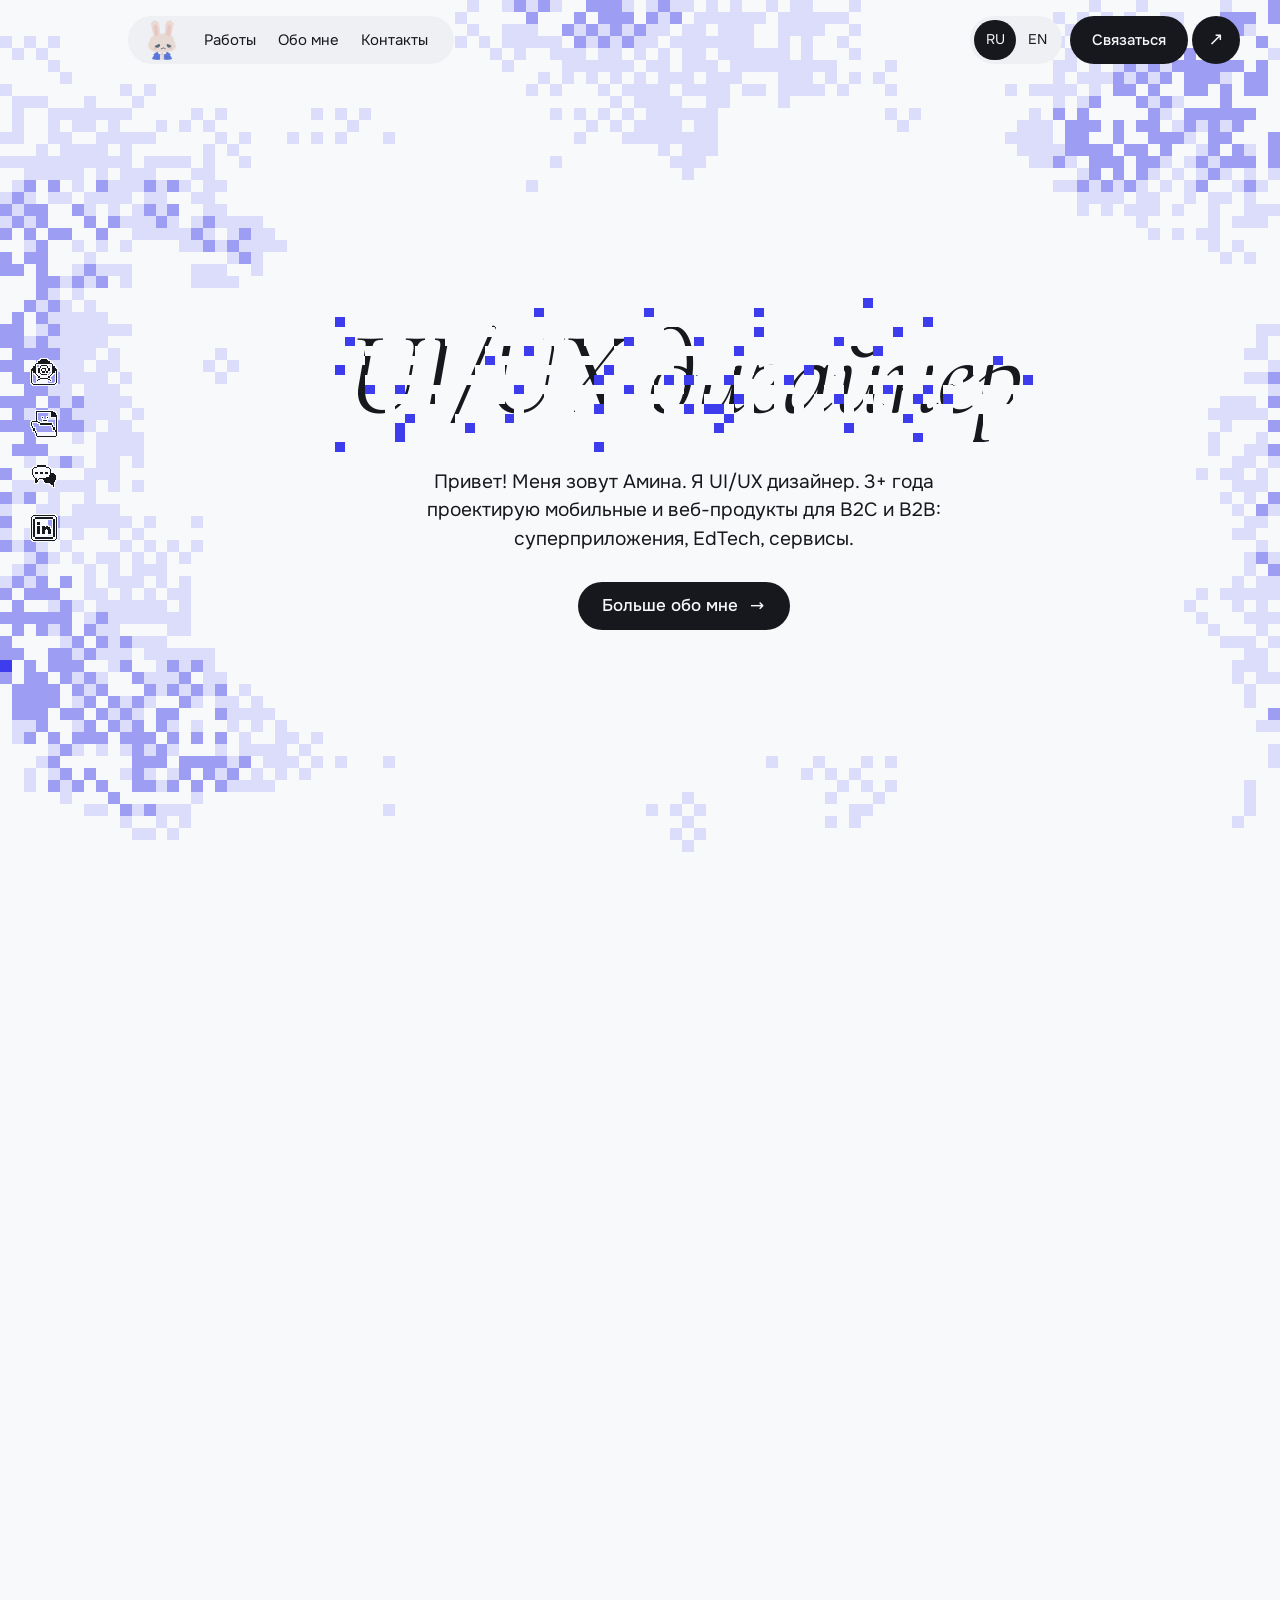
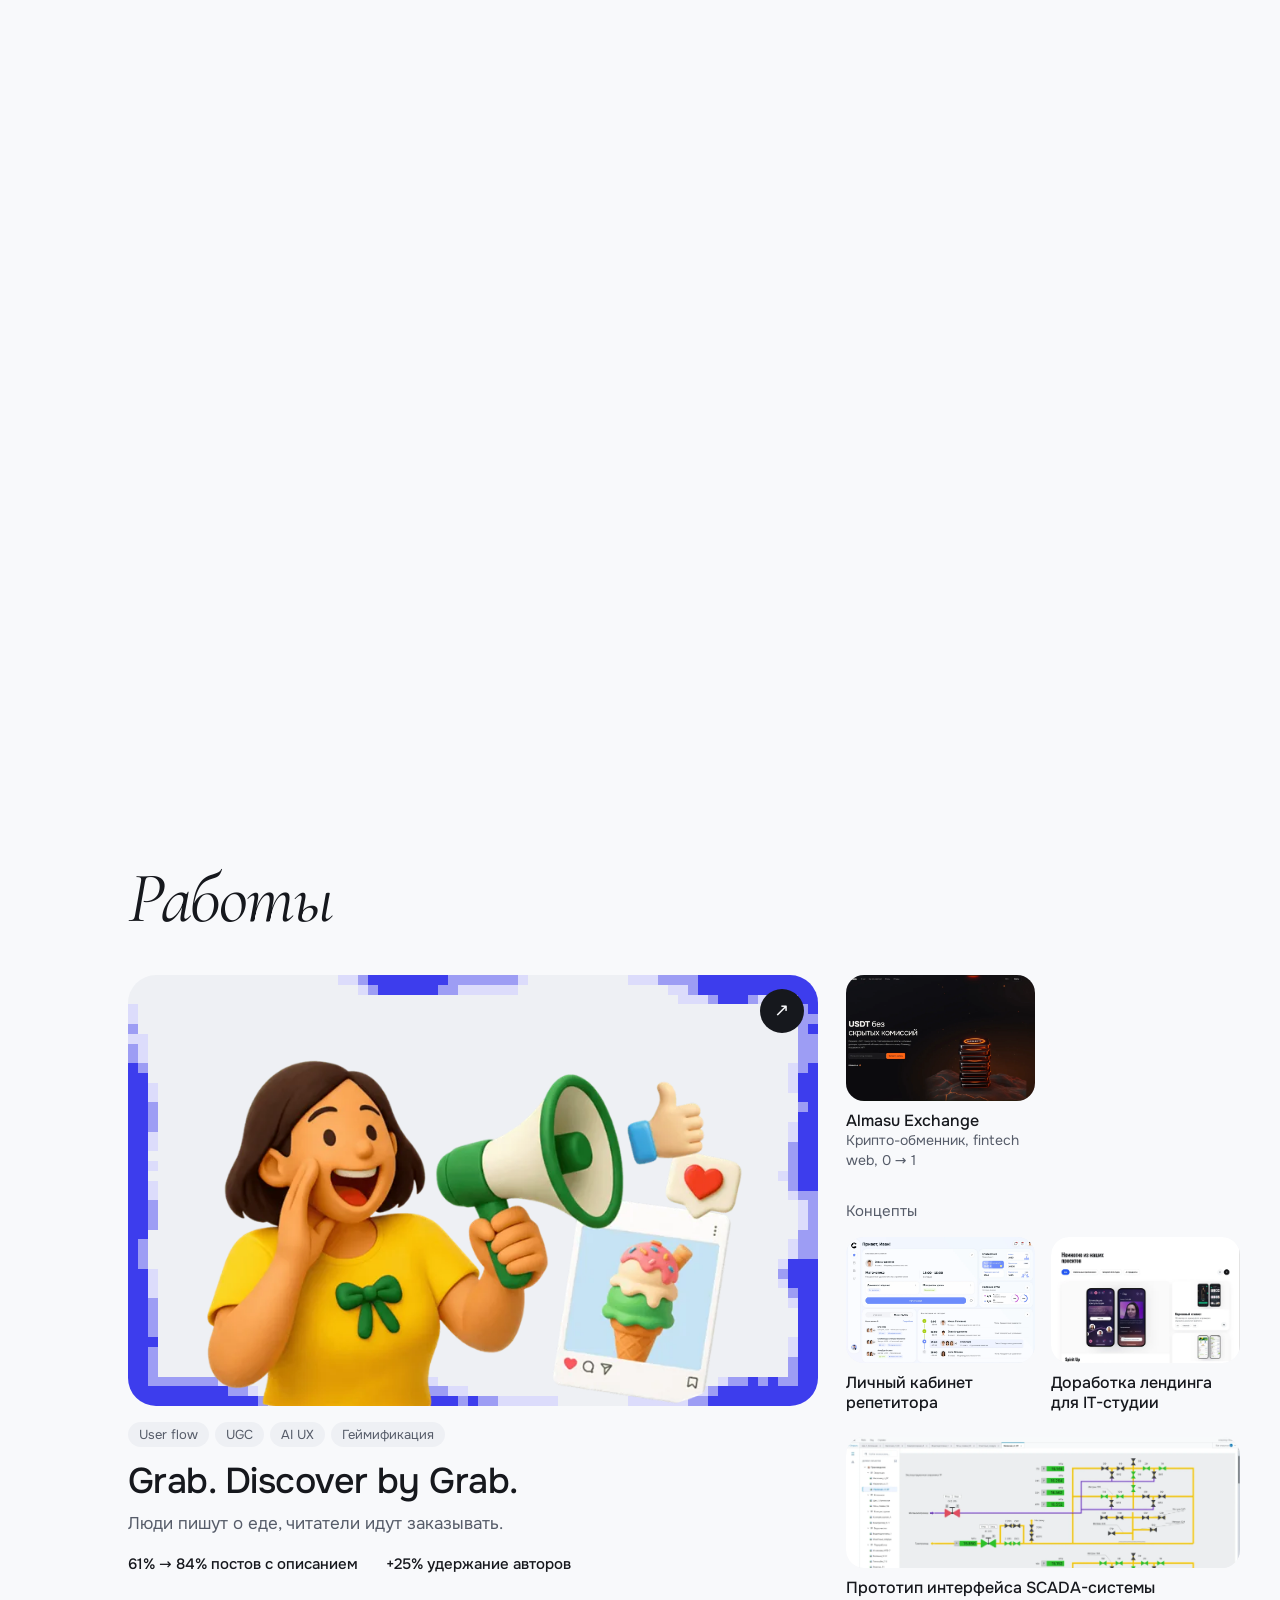
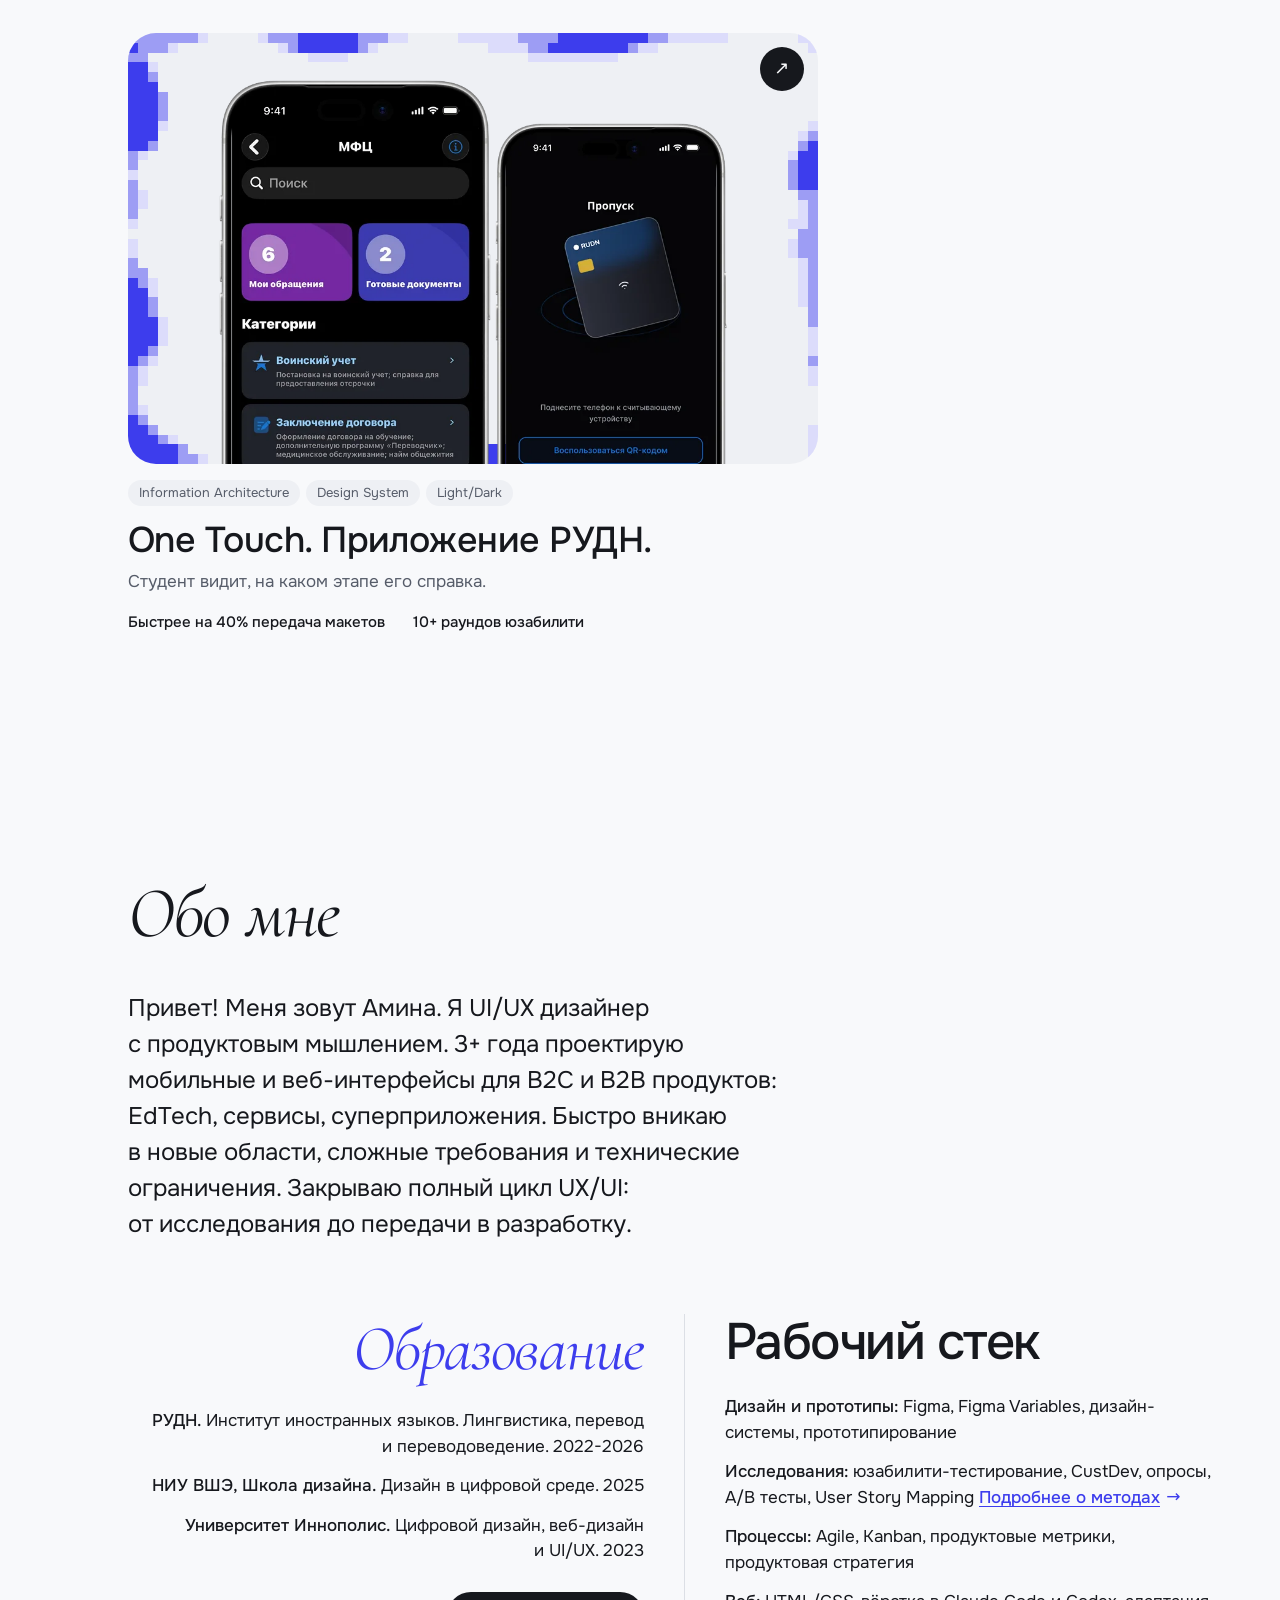
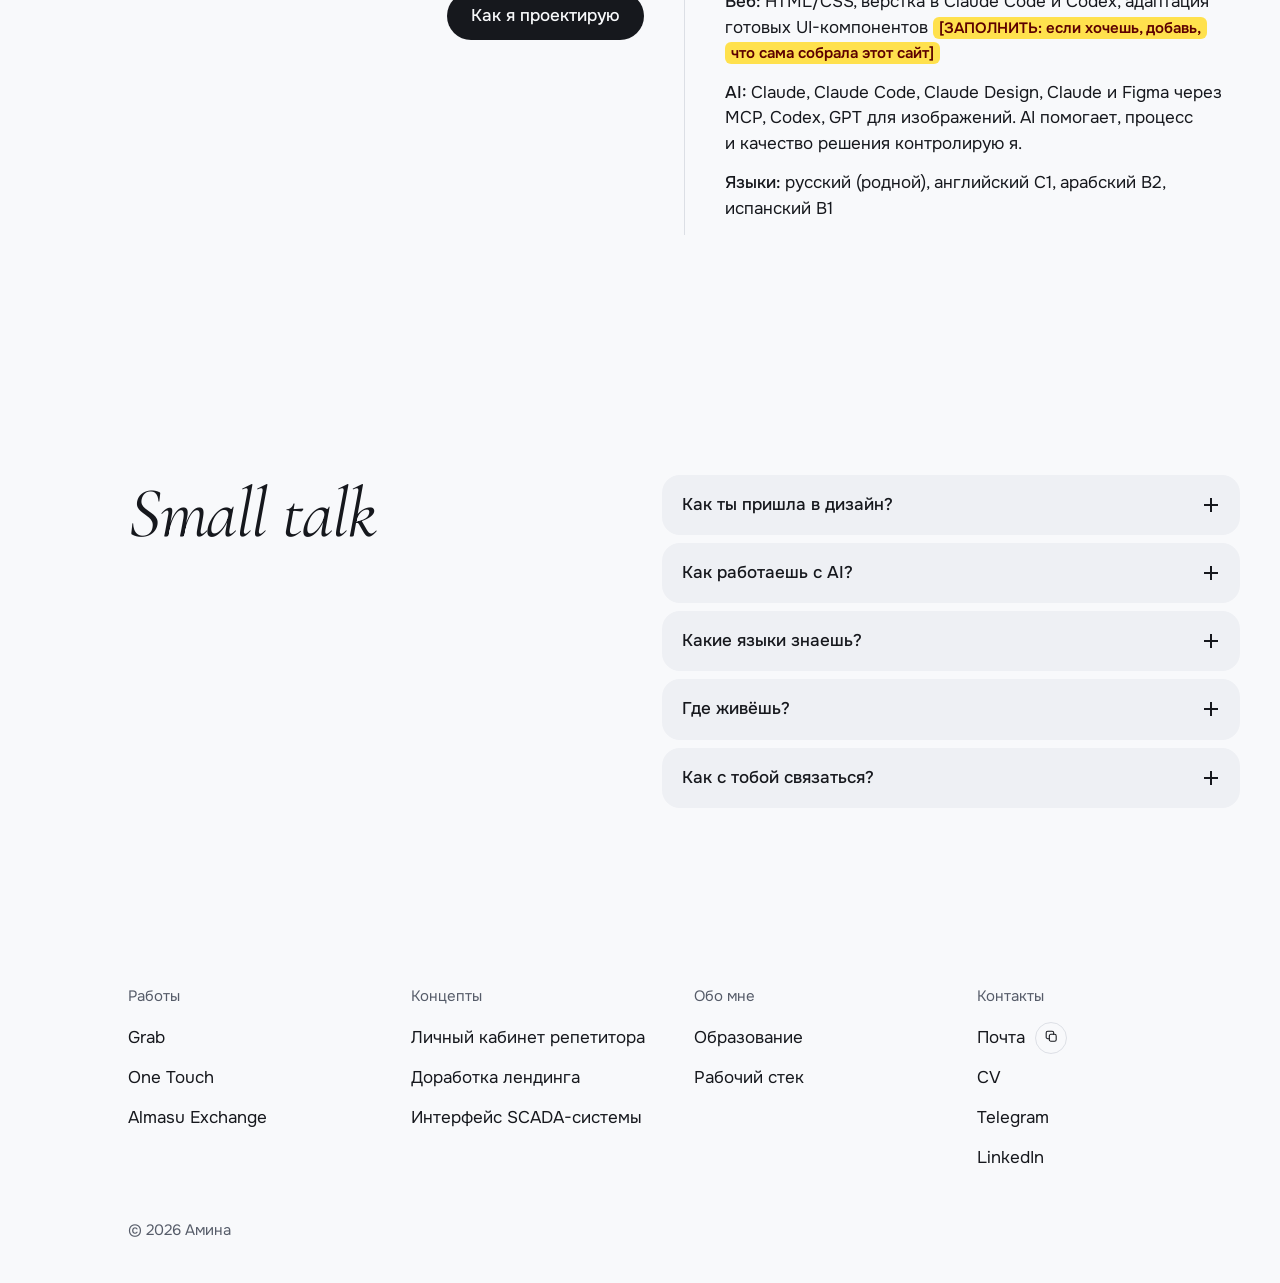
<file: index.html>
<!doctype html>
<html lang="ru">
<head>
<meta charset="utf-8">
<meta name="viewport" content="width=device-width, initial-scale=1">
<title data-i18n="titles.home">Амина. UI/UX дизайнер</title>
<meta name="description" content="UI/UX дизайнер. 3+ года проектирую мобильные и веб-продукты для B2C и B2B: суперприложения, EdTech, сервисы.">
<meta name="theme-color" content="#f8f9fb">
<link rel="icon" type="image/png" sizes="32x32" href="assets/icons/favicon-32.png">
<link rel="apple-touch-icon" href="assets/icons/apple-touch-icon.png">
<link rel="preload" href="assets/fonts/cormorant-cyrillic-wght-italic.woff2" as="font" type="font/woff2" crossorigin>
<link rel="preload" href="assets/fonts/onest-cyrillic-wght-normal.woff2" as="font" type="font/woff2" crossorigin>
<link rel="stylesheet" href="css/main.css">
<script type="module" src="js/main.js"></script>
</head>
<body id="top">
<a class="skip-link" href="#main" data-i18n="ui.skip">Перейти к содержанию</a>
<aside class="quick-links" aria-label="Быстрые ссылки" data-i18n-aria="ui.quickLabel">
  <ul><li><a href="mailto:amzzdd@mail.ru"><svg class="icon-pixel" viewBox="0 0 32 32" shape-rendering="crispEdges" aria-hidden="true"><path d="M30.48 12.19V10.67H28.95V9.14H27.43V6.1H25.91V18.29H27.43V16.76H28.95V15.24H30.48V28.95H32V12.19H30.48Z"/><path d="M30.48 28.95H28.95V30.48H30.48V28.95Z"/><path d="M28.95 30.48H3.05V32H28.95V30.48Z"/><path d="M25.91 18.29H24.38V19.81H25.91V18.29Z"/><path d="M24.38 25.91H22.86V27.43H24.38V25.91Z"/><path d="M24.38 19.81H22.86V21.33H24.38V19.81Z"/><path d="M22.86 24.38H21.33V25.91H22.86V24.38Z"/><path d="M22.86 21.33H21.33V22.86H22.86V21.33Z"/><path d="M22.86 10.67H21.33V15.24H22.86V10.67Z"/><path d="M21.33 9.14H19.81V10.67H21.33V9.14Z"/><path d="M21.33 22.86H10.67V24.38H21.33V22.86Z"/><path d="M21.33 15.24H18.29V16.76H21.33V15.24Z"/><path d="M18.29 10.67H13.72V12.19H16.76V15.24H18.29V10.67Z"/><path d="M16.76 15.24H13.72V16.76H16.76V15.24Z"/><path d="M19.81 7.62H12.19V9.14H19.81V7.62Z"/><path d="M19.81 18.29H12.19V19.81H19.81V18.29Z"/><path d="M13.72 12.19H12.19V15.24H13.72V12.19Z"/><path d="M12.19 16.76H10.67V18.29H12.19V16.76Z"/><path d="M12.19 9.14H10.67V10.67H12.19V9.14Z"/><path d="M10.67 24.38H9.14V25.91H10.67V24.38Z"/><path d="M10.67 21.33H9.14V22.86H10.67V21.33Z"/><path d="M10.67 10.67H9.14V16.76H10.67V10.67Z"/><path d="M9.14 25.91H7.62V27.43H9.14V25.91Z"/><path d="M9.14 19.81H7.62V21.33H9.14V19.81Z"/><path d="M25.91 6.1V4.57H22.86V3.05H21.33V1.52H19.81V0H12.19V1.52H10.67V3.05H9.14V4.57H6.1V6.1H25.91Z"/><path d="M7.62 18.29H6.1V19.81H7.62V18.29Z"/><path d="M3.05 28.95H1.52V30.48H3.05V28.95Z"/><path d="M1.52 15.24H3.05V16.76H4.57V18.29H6.1V6.1H4.57V9.14H3.05V10.67H1.52V12.19H0V28.95H1.52V15.24Z"/></svg><span class="quick-tip" data-i18n="ui.tips.email">Написать на почту</span></a></li><li><a href="https://drive.google.com/file/d/1wvRj91TwyTB_j8liUvmT0LWW_SCFUZcr/view?usp=sharing" target="_blank" rel="noopener"><svg class="icon-pixel" viewBox="0 0 32 32" shape-rendering="crispEdges" aria-hidden="true"><path d="M30.472 3.045H28.952V1.525H27.432V-0.005H6.092V12.195H1.522V13.715H9.142V12.195H7.622V1.525H24.382V7.615H30.472V22.855H28.952V25.905H30.472V30.475H32.002V4.575H30.472V3.045Z"/><path d="M30.472 30.475H7.622V31.995H30.472V30.475Z"/><path d="M28.952 19.805H27.432V22.855H28.952V19.805Z"/><path d="M27.432 16.765H25.902V19.805H27.432V16.765Z"/><path d="M25.902 15.235H10.672V16.765H25.902V15.235Z"/><path d="M21.332 7.615H19.812V9.145H21.332V7.615Z"/><path d="M19.812 10.665H15.242V12.195H19.812V10.665Z"/><path d="M15.242 7.615H13.712V9.145H15.242V7.615Z"/><path d="M10.672 13.715H9.142V15.235H10.672V13.715Z"/><path d="M7.622 27.425H6.092V30.475H7.622V27.425Z"/><path d="M6.092 24.385H4.572V27.425H6.092V24.385Z"/><path d="M4.572 21.335H3.052V24.385H4.572V21.335Z"/><path d="M3.052 18.285H1.522V21.335H3.052V18.285Z"/><path d="M1.522 13.715H0.002V18.285H1.522V13.715Z"/></svg><span class="quick-tip" data-i18n="ui.tips.cv">Открыть CV</span></a></li><li><a href="https://t.me/yaazzdd" target="_blank" rel="noopener"><svg class="icon-pixel" viewBox="0 0 32 32" shape-rendering="crispEdges" aria-hidden="true"><path d="M22.1 15.24V16.76H19.05V18.29H9.91V19.81H14.48V21.33H16V22.86H17.53V24.38H23.62V25.9H25.15V27.43H26.67V28.95H28.19V22.86H29.72V21.33H31.24V15.24H29.72V13.71H28.19V12.19H25.15V7.62H23.62V15.24H22.1Z"/><path d="M23.62 6.09H22.1V7.62H23.62V6.09Z"/><path d="M20.57 10.67H17.53V13.71H20.57V10.67Z"/><path d="M22.1 4.57H19.05V6.09H22.1V4.57Z"/><path d="M14.48 10.67H11.43V13.71H14.48V10.67Z"/><path d="M9.91 19.81H8.38V21.33H9.91V19.81Z"/><path d="M19.05 3.05H6.86V4.57H19.05V3.05Z"/><path d="M6.86 18.29H5.34V24.38H6.86V22.86H8.38V21.33H6.86V18.29Z"/><path d="M8.38 10.67H5.34V13.71H8.38V10.67Z"/><path d="M6.86 4.57H3.81V6.09H6.86V4.57Z"/><path d="M5.34 16.76H3.81V18.29H5.34V16.76Z"/><path d="M3.81 15.24H2.29V16.76H3.81V15.24Z"/><path d="M3.81 6.09H2.29V7.62H3.81V6.09Z"/><path d="M2.29 7.62H0.76V15.24H2.29V7.62Z"/></svg><span class="quick-tip" data-i18n="ui.tips.telegram">Написать в Telegram</span></a></li><li><a href="https://www.linkedin.com/in/aminauxui" target="_blank" rel="noopener"><svg class="icon-pixel" viewBox="0 0 32 32" shape-rendering="crispEdges" aria-hidden="true"><path d="M32 3.05H30.47V28.95H32V3.05Z"/><path d="M30.47 28.95H28.95V30.48H30.47V28.95Z"/><path d="M30.47 1.52H28.95V3.05H30.47V1.52Z"/><path d="M28.95 4.57H27.42V27.43H28.95V4.57Z"/><path d="M28.95 30.48H3.04V32H28.95V30.48Z"/><path d="M27.42 27.43H4.57V28.95H27.42V27.43Z"/><path d="M22.85 15.24H21.33V13.71H18.28V15.24H16.76V13.71H13.71V22.86H16.76V18.29H18.28V16.76H19.81V18.29H21.33V22.86H24.38V16.76H22.85V15.24Z"/><path d="M10.66 13.71H7.61V22.86H10.66V13.71Z"/><path d="M10.66 9.14H7.61V12.19H10.66V9.14Z"/><path d="M27.42 3.05H4.57V4.57H27.42V3.05Z"/><path d="M28.95 0H3.04V1.52H28.95V0Z"/><path d="M4.57 4.57H3.04V27.43H4.57V4.57Z"/><path d="M3.04 28.95H1.52V30.48H3.04V28.95Z"/><path d="M3.04 1.52H1.52V3.05H3.04V1.52Z"/><path d="M1.52 3.05H0V28.95H1.52V3.05Z"/></svg><span class="quick-tip" data-i18n="ui.tips.linkedin">Открыть LinkedIn</span></a></li></ul>
</aside>
<div class="page">
<header class="site-header">
  <div class="nav-pill">
    <a class="brand" href="index.html"><img src="assets/images/bunny-nav.webp" alt="Портфолио" data-i18n-alt="ui.navBrand" width="111" height="160" decoding="async"></a>
    <nav aria-label="Основная навигация" data-i18n-aria="ui.navLabel">
      <ul><li><a href="#works" data-i18n="ui.nav.works">Работы</a></li><li><a href="#about" data-i18n="ui.nav.about">Обо мне</a></li><li><a href="#contacts" data-i18n="ui.nav.contacts">Контакты</a></li></ul>
    </nav>
  </div>
  
  <div class="header-actions">
    <div class="lang" role="group" aria-label="Язык сайта" data-i18n-aria="ui.langLabel">
      <button type="button" data-lang="ru" aria-pressed="true">RU</button>
      <button type="button" data-lang="en" aria-pressed="false">EN</button>
    </div>
    <a class="header-cta" href="https://t.me/yaazzdd" target="_blank" rel="noopener"><span class="header-cta-label" data-i18n="ui.cta">Связаться</span><span class="header-cta-arrow"><span class="arrow-roll arrow-roll--ne" data-arrow="↗" aria-hidden="true"></span></span></a>
  </div>
</header>
<p class="lang-notice" data-i18n="ui.translationPending" lang="en" hidden>English version: translation pending</p>
<main id="main" tabindex="-1">
<div class="hero-stage">
<div class="hero-pin">
<canvas class="hero-texture" aria-hidden="true"></canvas>
<section class="hero">
  <h1><canvas class="hero-erase" aria-hidden="true"></canvas><span data-i18n="home.hero.titleStart">UI/UX</span><span class="hero-slot" aria-hidden="true"><canvas class="hero-tile" width="16" height="12"></canvas></span> <span data-i18n="home.hero.titleEnd">дизайнер</span></h1>
  <p class="lead" data-i18n="home.hero.subtitle">Привет! Меня зовут Амина. Я UI/UX дизайнер. 3+ года проектирую мобильные и веб-продукты для B2C и B2B: суперприложения, EdTech, сервисы.</p>
  <div class="hero-actions">
    <p><a class="button" href="#about"><span data-i18n="home.hero.link">Больше обо мне</span> <span class="arrow-roll arrow-roll--e" data-arrow="→" aria-hidden="true"></span></a></p>
    <p class="visually-hidden" lang="en" data-i18n="home.hero.badge">Open to getting hired</p>
  </div>
</section>
<div class="hero-ring" aria-hidden="true" hidden>
  <svg viewBox="0 0 200 200">
    <defs><path id="ring-path" d="M100 100m-80 0a80 80 0 1 1 160 0a80 80 0 1 1-160 0"/></defs>
    <text><textPath href="#ring-path" textLength="498" lengthAdjust="spacing">Open to getting hired · Open to getting hired ·</textPath></text>
  </svg>
</div>
</div>
</div>

<section id="works" class="section">
  <h2 data-i18n="home.works.title">Работы</h2>
  <div class="works-layout">
    <div class="works-main">
      <article class="work-card work-card--large"><div class="card-media" data-pixel-pad="44"><img src="assets/images/grab/hero-illustration.webp" alt="Иллюстрация: девушка с мегафоном и карточкой с мороженым" data-i18n-alt="home.works.featured.0.alt" width="700" height="469" decoding="async" loading="lazy"><span class="card-arrow" aria-hidden="true"><span class="card-arrow-label"><span data-i18n="ui.view">Смотреть</span></span><span class="arrow-roll arrow-roll--ne" data-arrow="↗" aria-hidden="true"></span></span></div><ul class="tags" aria-label="Теги" data-i18n-aria="ui.tagsLabel"><li data-i18n="home.works.featured.0.tags.0">User flow</li><li data-i18n="home.works.featured.0.tags.1">UGC</li><li data-i18n="home.works.featured.0.tags.2">AI UX</li><li data-i18n="home.works.featured.0.tags.3">Геймификация</li></ul><h3><a href="cases/grab.html" data-transition data-i18n="home.works.featured.0.title">Grab. Discover by Grab.</a></h3><p data-i18n="home.works.featured.0.desc">Люди пишут о еде, читатели идут заказывать.</p><ul class="card-stats"><li data-i18n="home.works.featured.0.stats.0">61% → 84% постов с описанием</li><li data-i18n="home.works.featured.0.stats.1">+25% удержание авторов</li></ul></article>
<article class="work-card work-card--large"><div class="card-media" data-pixel-pad="44"><img src="assets/images/onetouch-card-mfc.webp" alt="Два экрана приложения РУДН: раздел МФЦ и пропуск в тёмной теме" data-i18n-alt="home.works.featured.1.alt" width="834" height="630" decoding="async" loading="lazy"><span class="card-arrow" aria-hidden="true"><span class="card-arrow-label"><span data-i18n="ui.view">Смотреть</span></span><span class="arrow-roll arrow-roll--ne" data-arrow="↗" aria-hidden="true"></span></span></div><ul class="tags" aria-label="Теги" data-i18n-aria="ui.tagsLabel"><li data-i18n="home.works.featured.1.tags.0">Information Architecture</li><li data-i18n="home.works.featured.1.tags.1">Design System</li><li data-i18n="home.works.featured.1.tags.2">Light/Dark</li></ul><h3><a href="cases/onetouch.html" data-transition data-i18n="home.works.featured.1.title">One Touch. Приложение РУДН.</a></h3><p data-i18n="home.works.featured.1.desc">Студент видит, на каком этапе его справка.</p><ul class="card-stats"><li data-i18n="home.works.featured.1.stats.0">Быстрее на 40% передача макетов</li><li data-i18n="home.works.featured.1.stats.1">10+ раундов юзабилити</li></ul></article>
    </div>
    <aside class="works-side" aria-label="Дополнительные работы" data-i18n-aria="ui.moreWorksLabel">
      <article class="work-card"><div class="card-media"><img src="assets/video/almasu/hero.webp" alt="Первый экран сайта Almasu Exchange: USDT без скрытых комиссий" data-i18n-alt="home.works.more.0.alt" width="1600" height="900" decoding="async" loading="lazy"></div><h3><a href="works/almasu.html" data-transition data-i18n="home.works.more.0.title">Almasu Exchange</a></h3><p data-i18n="home.works.more.0.desc">Крипто-обменник, fintech web, 0 → 1</p></article>
      <h3 class="side-title" data-i18n="home.works.conceptsTitle">Концепты</h3>
      <article class="work-card"><div class="card-media"><img src="assets/images/concepts/tutor-dashboard-v2.webp" alt="Главная страница кабинета репетитора" data-i18n-alt="home.works.concepts.0.alt" width="1440" height="1239" decoding="async" loading="lazy"></div><h3><a href="works/concept-tutor.html" data-transition data-i18n="home.works.concepts.0.title">Личный кабинет репетитора</a></h3></article>
<article class="work-card"><div class="card-media"><img src="assets/images/concepts/landing-it-studio.webp" alt="Блок проектов на лендинге IT-студии" data-i18n-alt="home.works.concepts.1.alt" width="1000" height="684" decoding="async" loading="lazy"></div><h3><a href="works/concept-landing.html" data-transition data-i18n="home.works.concepts.1.title">Доработка лендинга для IT-студии</a></h3></article>
<article class="work-card"><div class="card-media"><img src="assets/images/concepts/scada/flow-2-tree.webp" alt="Окно desktop-интерфейса SCADA" data-i18n-alt="home.works.concepts.2.alt" width="1800" height="1012" decoding="async" loading="lazy"></div><h3><a href="works/concept-scada.html" data-transition data-i18n="home.works.concepts.2.title">Прототип интерфейса SCADA-системы</a></h3></article>
    </aside>
  </div>
</section>

<section id="about" class="section">
  <h2 data-i18n="home.about.title">Обо мне</h2>
  <p class="about-intro" data-i18n="home.about.intro">Привет! Меня зовут Амина. Я UI/UX дизайнер с продуктовым мышлением. 3+ года проектирую мобильные и веб-интерфейсы для B2C и B2B продуктов: EdTech, сервисы, суперприложения. Быстро вникаю в новые области, сложные требования и технические ограничения. Закрываю полный цикл UX/UI: от исследования до передачи в разработку.</p>
  <div class="about-columns">
    <div id="education">
      <h3 data-i18n="home.about.educationTitle">Образование</h3>
      <ul><li data-word="Linguistics" data-i18n="home.about.education.0"><strong>РУДН.</strong> Институт иностранных языков. Лингвистика, перевод и переводоведение. 2022-2026</li><li data-word="Digital" data-i18n="home.about.education.1"><strong>НИУ ВШЭ, Школа дизайна.</strong> Дизайн в цифровой среде. 2025</li><li data-word="UI/UX" data-i18n="home.about.education.2"><strong>Университет Иннополис.</strong> Цифровой дизайн, веб-дизайн и UI/UX. 2023</li></ul>
      <button type="button" class="button how-open" data-i18n="home.about.howButton">Как я проектирую</button>
    </div>
    <div id="stack">
      <h3 data-i18n="home.about.stackTitle">Рабочий стек</h3>
      <ul><li data-word="Design" data-i18n="home.about.stack.0"><strong>Дизайн и прототипы:</strong> Figma, Figma Variables, дизайн-системы, прототипирование</li><li data-word="Research"><span data-i18n="home.about.stack.1"><strong>Исследования:</strong> юзабилити-тестирование, CustDev, опросы, A/B тесты, User Story Mapping</span> <button type="button" class="text-link how-open" data-how-target="how-methods"><span data-i18n="home.about.methodsLink">Подробнее о методах</span> <span class="arrow-roll arrow-roll--e" data-arrow="→" aria-hidden="true"></span></button></li><li data-word="Systems" data-i18n="home.about.stack.2"><strong>Процессы:</strong> Agile, Kanban, продуктовые метрики, продуктовая стратегия</li><li data-word="Code" data-i18n="home.about.stack.3"><strong>Веб:</strong> HTML/CSS, вёрстка в Claude Code и Codex, адаптация готовых UI-компонентов <mark class="placeholder">[ЗАПОЛНИТЬ: если хочешь, добавь, что сама собрала этот сайт]</mark></li><li data-word="AI" data-i18n="home.about.stack.4"><strong>AI:</strong> Claude, Claude Code, Claude Design, Claude и Figma через MCP, Codex, GPT для изображений. AI помогает, процесс и качество решения контролирую я.</li><li data-word="Languages" data-i18n="home.about.stack.5"><strong>Языки:</strong> русский (родной), английский C1, арабский B2, испанский B1</li></ul>
    </div>
  </div>
</section>

<section id="small-talk" class="section small-talk">
  <h2 lang="en" data-i18n="home.about.smallTalk.title">Small talk</h2>
  <div class="talk-list">
    <details class="talk-item" name="small-talk">
      <summary data-i18n="home.about.smallTalk.items.0.q">Как ты пришла в дизайн?</summary>
      <p data-i18n="home.about.smallTalk.items.0.a">Я училась на лингвиста и параллельно училась дизайну: курс в Университете Иннополис в 2023 и школа дизайна ВШЭ в 2025. С января 2023 работаю в UI/UX дизайне. <mark class="placeholder">[ЗАПОЛНИТЬ: одной-двумя фразами, почему выбрала именно дизайн]</mark></p>
    </details>
    <details class="talk-item" name="small-talk">
      <summary data-i18n="home.about.smallTalk.items.1.q">Как работаешь с AI?</summary>
      <p data-i18n="home.about.smallTalk.items.1.a">Использую Claude, Claude Code, Codex и GPT для логики, прототипов и изображений. Макеты проверяю в Figma вместе с AI-агентами. Решения принимаю сама: AI ускоряет, но не заменяет процесс.</p>
    </details>
    <details class="talk-item" name="small-talk">
      <summary data-i18n="home.about.smallTalk.items.2.q">Какие языки знаешь?</summary>
      <p data-i18n="home.about.smallTalk.items.2.a">Русский родной, английский C1, арабский B2, испанский B1. Это помогает работать с локализацией и с международными командами.</p>
    </details>
    <details class="talk-item" name="small-talk">
      <summary data-i18n="home.about.smallTalk.items.3.q">Где живёшь?</summary>
      <p data-i18n="home.about.smallTalk.items.3.a">Москва. Готова к переезду. Формат работы: гибрид, удалёнка или офис работодателя. Мне всё подходит.</p>
    </details>
    <details class="talk-item" name="small-talk">
      <summary data-i18n="home.about.smallTalk.items.4.q">Как с тобой связаться?</summary>
      <p data-i18n="home.about.smallTalk.items.4.a">Пиши в Telegram или на почту.</p><ul class="contact-rows"><li class="contact-row">
        <span class="contact-label" data-i18n="home.about.smallTalk.items.4.contacts.0.label">Telegram</span>
        <span class="contact-value" data-i18n="home.about.smallTalk.items.4.contacts.0.value">@yaazzdd</span>
        <span class="contact-actions"><button type="button" class="copy-btn" data-copy="@yaazzdd" aria-label="Скопировать" data-i18n-aria="ui.copy" data-copied="Скопировано"><span class="copy-icon"><svg viewBox="0 0 24 24" aria-hidden="true"><rect x="8.5" y="8.5" width="11" height="11" rx="2.5"/><path d="M15.5 8.5V6a2.5 2.5 0 0 0-2.5-2.5H6A2.5 2.5 0 0 0 3.5 6v7A2.5 2.5 0 0 0 6 15.5h2.5"/></svg></span><span class="copy-done"><svg viewBox="0 0 24 24" aria-hidden="true"><path d="m5 12.5 4.5 4.5L19 7.5"/></svg></span></button><a class="button button--accent" href="https://t.me/yaazzdd" target="_blank" rel="noopener"><span data-i18n="ui.write">Написать</span> <span class="arrow-roll arrow-roll--ne" data-arrow="↗" aria-hidden="true"></span></a></span>
      </li><li class="contact-row">
        <span class="contact-label" data-i18n="home.about.smallTalk.items.4.contacts.1.label">Почта</span>
        <span class="contact-value" data-i18n="home.about.smallTalk.items.4.contacts.1.value">amzzdd@mail.ru</span>
        <span class="contact-actions"><button type="button" class="copy-btn" data-copy="amzzdd@mail.ru" aria-label="Скопировать" data-i18n-aria="ui.copy" data-copied="Скопировано"><span class="copy-icon"><svg viewBox="0 0 24 24" aria-hidden="true"><rect x="8.5" y="8.5" width="11" height="11" rx="2.5"/><path d="M15.5 8.5V6a2.5 2.5 0 0 0-2.5-2.5H6A2.5 2.5 0 0 0 3.5 6v7A2.5 2.5 0 0 0 6 15.5h2.5"/></svg></span><span class="copy-done"><svg viewBox="0 0 24 24" aria-hidden="true"><path d="m5 12.5 4.5 4.5L19 7.5"/></svg></span></button><a class="button button--accent" href="mailto:amzzdd@mail.ru"><span data-i18n="ui.write">Написать</span> <span class="arrow-roll arrow-roll--ne" data-arrow="↗" aria-hidden="true"></span></a></span>
      </li></ul>
    </details>
  </div>
</section>

<dialog class="how-dialog" aria-labelledby="how-title">
  <div class="how-body">
    <button type="button" class="how-close" aria-label="Закрыть" data-i18n-aria="ui.close"><span aria-hidden="true">×</span></button>
    <h2 id="how-title" lang="en" data-i18n="home.about.how.title">How I design</h2>
    <p class="eyebrow" data-i18n="home.about.how.eyebrow">Как я работаю</p>
    <h3 class="how-heading" data-i18n="home.about.how.heading">Исследования, гипотезы и итерации</h3>
    <p class="how-lead" data-i18n="home.about.how.lead">Прототип проходит через цикл «фидбек, улучшение, проверка» столько раз, сколько нужно, чтобы решение сработало.</p>
    <p class="how-loop" data-i18n="home.about.how.loop">фидбек → улучшение → проверка</p>
    <ol class="how-steps"><li><span class="how-step-num">01</span><h4 data-i18n="home.about.how.steps.0.title">Цели</h4><p data-i18n="home.about.how.steps.0.text">Уточняю бизнес-цели и собираю сценарии пользователей.</p></li><li><span class="how-step-num">02</span><h4 data-i18n="home.about.how.steps.1.title">Исследование</h4><p data-i18n="home.about.how.steps.1.text">Интервью, аналитика и карта пути пользователя.</p></li><li><span class="how-step-num">03</span><h4 data-i18n="home.about.how.steps.2.title">Прототип</h4><p data-i18n="home.about.how.steps.2.text">Формулирую гипотезы, делаю вайрфреймы и прототипы в Figma.</p></li><li><span class="how-step-num">04</span><h4 data-i18n="home.about.how.steps.3.title">Тест</h4><p data-i18n="home.about.how.steps.3.text">Проверяю решения на пользователях как можно раньше.</p></li><li><span class="how-step-num">05</span><h4 data-i18n="home.about.how.steps.4.title">Метрики</h4><p data-i18n="home.about.how.steps.4.text">После релиза смотрю на данные и ищу, что оптимизировать.</p></li></ol>
    <section id="how-methods" class="how-methods" tabindex="-1" aria-labelledby="how-methods-title">
      <h3 id="how-methods-title" class="how-heading" data-i18n="home.about.how.methods.title">Подбираю метод под вопрос</h3>
      <p class="how-lead" data-i18n="home.about.how.methods.lead">Работаю с качественными и количественными методами, а экспертными быстро нахожу слабые места.</p>
      <div class="method-group">
        <div class="method-head"><h4 data-i18n="home.about.how.methods.groups.0.title">Качественные</h4><p data-i18n="home.about.how.methods.groups.0.hint">почему так происходит</p></div>
        <ul class="method-chips"><li data-i18n="home.about.how.methods.groups.0.items.0">Глубинные интервью</li><li data-i18n="home.about.how.methods.groups.0.items.1">Фокус-группы</li><li data-i18n="home.about.how.methods.groups.0.items.2">Юзабилити-тестирование</li><li data-i18n="home.about.how.methods.groups.0.items.3">Коридорное тестирование</li><li data-i18n="home.about.how.methods.groups.0.items.4">Портреты пользователей</li><li data-i18n="home.about.how.methods.groups.0.items.5">CJM</li><li data-i18n="home.about.how.methods.groups.0.items.6">JTBD</li><li data-i18n="home.about.how.methods.groups.0.items.7">Карточное тестирование</li><li data-i18n="home.about.how.methods.groups.0.items.8">Итерационное тестирование</li></ul>
      </div>
      <div class="method-group">
        <div class="method-head"><h4 data-i18n="home.about.how.methods.groups.1.title">Количественные</h4><p data-i18n="home.about.how.methods.groups.1.hint">сколько и где</p></div>
        <ul class="method-chips"><li data-i18n="home.about.how.methods.groups.1.items.0">A/B-тестирование</li><li data-i18n="home.about.how.methods.groups.1.items.1">Анализ метрик</li><li data-i18n="home.about.how.methods.groups.1.items.2">Тепловые карты</li><li data-i18n="home.about.how.methods.groups.1.items.3">Онлайн-опросы</li><li data-i18n="home.about.how.methods.groups.1.items.4">Анализ веб-трафика</li><li data-i18n="home.about.how.methods.groups.1.items.5">Проверка статистических гипотез</li><li data-i18n="home.about.how.methods.groups.1.items.6">Анализ обращений в поддержку</li></ul>
      </div>
      <div class="method-group">
        <div class="method-head"><h4 data-i18n="home.about.how.methods.groups.2.title">Экспертные</h4><p data-i18n="home.about.how.methods.groups.2.hint">что улучшить</p></div>
        <ul class="method-chips"><li data-i18n="home.about.how.methods.groups.2.items.0">UX-аудит</li><li data-i18n="home.about.how.methods.groups.2.items.1">Бенчмаркинг</li><li data-i18n="home.about.how.methods.groups.2.items.2">Составление и проверка гипотез</li><li data-i18n="home.about.how.methods.groups.2.items.3">Конкурентный анализ</li><li data-i18n="home.about.how.methods.groups.2.items.4">Дизайн-ревью</li><li data-i18n="home.about.how.methods.groups.2.items.5">Discovery</li></ul>
      </div>
    </section>
  </div>
</dialog>
</main>
<footer class="site-footer">
  <nav class="footer-columns" aria-label="Навигация в футере" data-i18n-aria="ui.footerLabel">
    <div>
      <h2 data-i18n="ui.footer.works">Работы</h2>
      <ul><li><a href="cases/grab.html" data-i18n="ui.footer.grab">Grab</a></li><li><a href="cases/onetouch.html" data-i18n="ui.footer.onetouch">One Touch</a></li><li><a href="works/almasu.html" data-i18n="ui.footer.almasu">Almasu Exchange</a></li></ul>
    </div>
    <div>
      <h2 data-i18n="ui.footer.concepts">Концепты</h2>
      <ul><li><a href="works/concept-tutor.html" data-i18n="ui.footer.tutor">Личный кабинет репетитора</a></li><li><a href="works/concept-landing.html" data-i18n="ui.footer.landing">Доработка лендинга</a></li><li><a href="works/concept-scada.html" data-i18n="ui.footer.scada">Интерфейс SCADA-системы</a></li></ul>
    </div>
    <div>
      <h2 data-i18n="ui.footer.about">Обо мне</h2>
      <ul><li><a href="index.html#education" data-i18n="ui.footer.education">Образование</a></li><li><a href="index.html#stack" data-i18n="ui.footer.stack">Рабочий стек</a></li></ul>
    </div>
    <div id="contacts">
      <h2 data-i18n="ui.footer.contacts">Контакты</h2>
      <ul><li><a href="mailto:amzzdd@mail.ru" data-i18n="ui.links.email">Почта</a><button type="button" class="copy-btn" data-copy="amzzdd@mail.ru" aria-label="Скопировать" data-i18n-aria="ui.copy" data-copied="Скопировано"><span class="copy-icon"><svg viewBox="0 0 24 24" aria-hidden="true"><rect x="8.5" y="8.5" width="11" height="11" rx="2.5"/><path d="M15.5 8.5V6a2.5 2.5 0 0 0-2.5-2.5H6A2.5 2.5 0 0 0 3.5 6v7A2.5 2.5 0 0 0 6 15.5h2.5"/></svg></span><span class="copy-done"><svg viewBox="0 0 24 24" aria-hidden="true"><path d="m5 12.5 4.5 4.5L19 7.5"/></svg></span></button></li><li><a href="https://drive.google.com/file/d/1wvRj91TwyTB_j8liUvmT0LWW_SCFUZcr/view?usp=sharing" target="_blank" rel="noopener" data-i18n="ui.links.cv">CV</a></li><li><a href="https://t.me/yaazzdd" target="_blank" rel="noopener" data-i18n="ui.links.telegram">Telegram</a></li><li><a href="https://www.linkedin.com/in/aminauxui" target="_blank" rel="noopener" data-i18n="ui.links.linkedin">LinkedIn</a></li></ul>
    </div>
  </nav>
  <p class="copyright" data-i18n="ui.copyright">© 2026 Амина</p>
</footer>
</div>
<a class="to-top" href="#top" aria-label="Наверх" data-i18n-aria="ui.toTop"><span class="arrow-roll arrow-roll--up" data-arrow="↑" aria-hidden="true"></span></a>
</body>
</html>
</file>
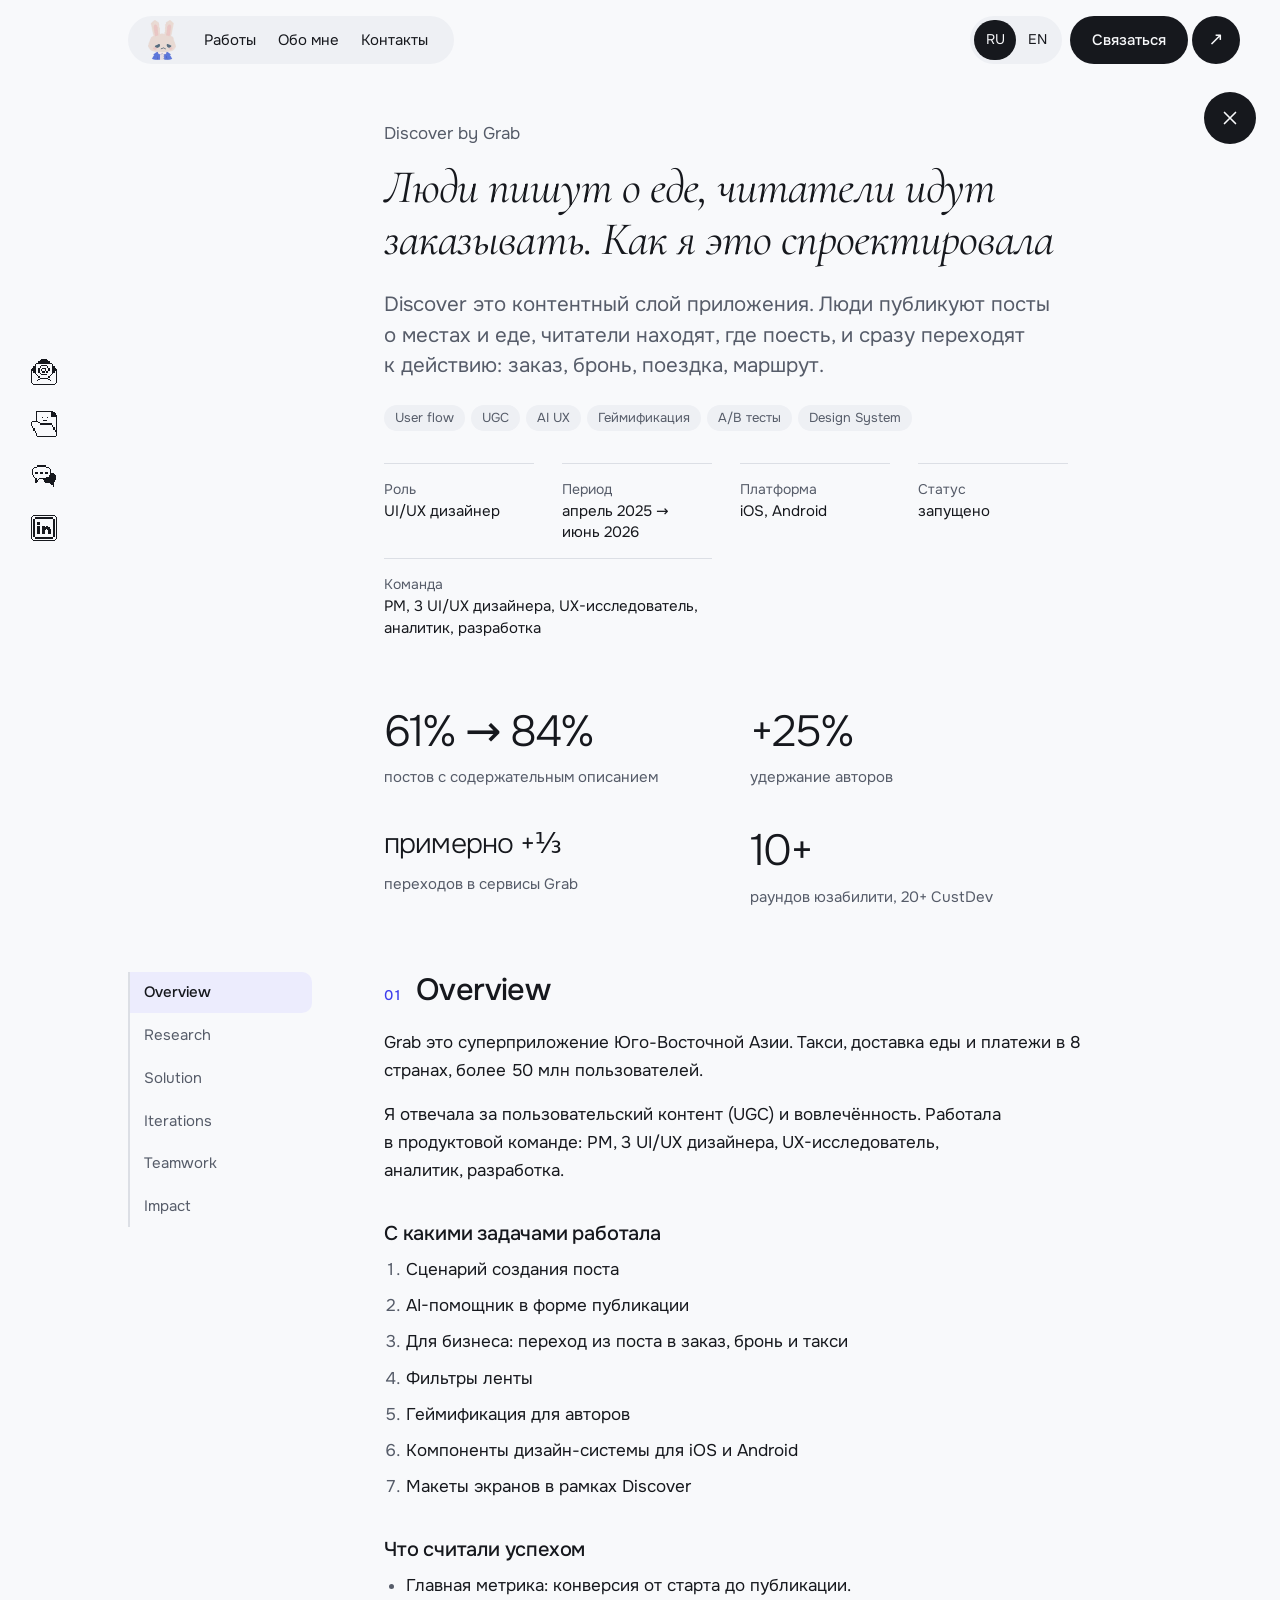
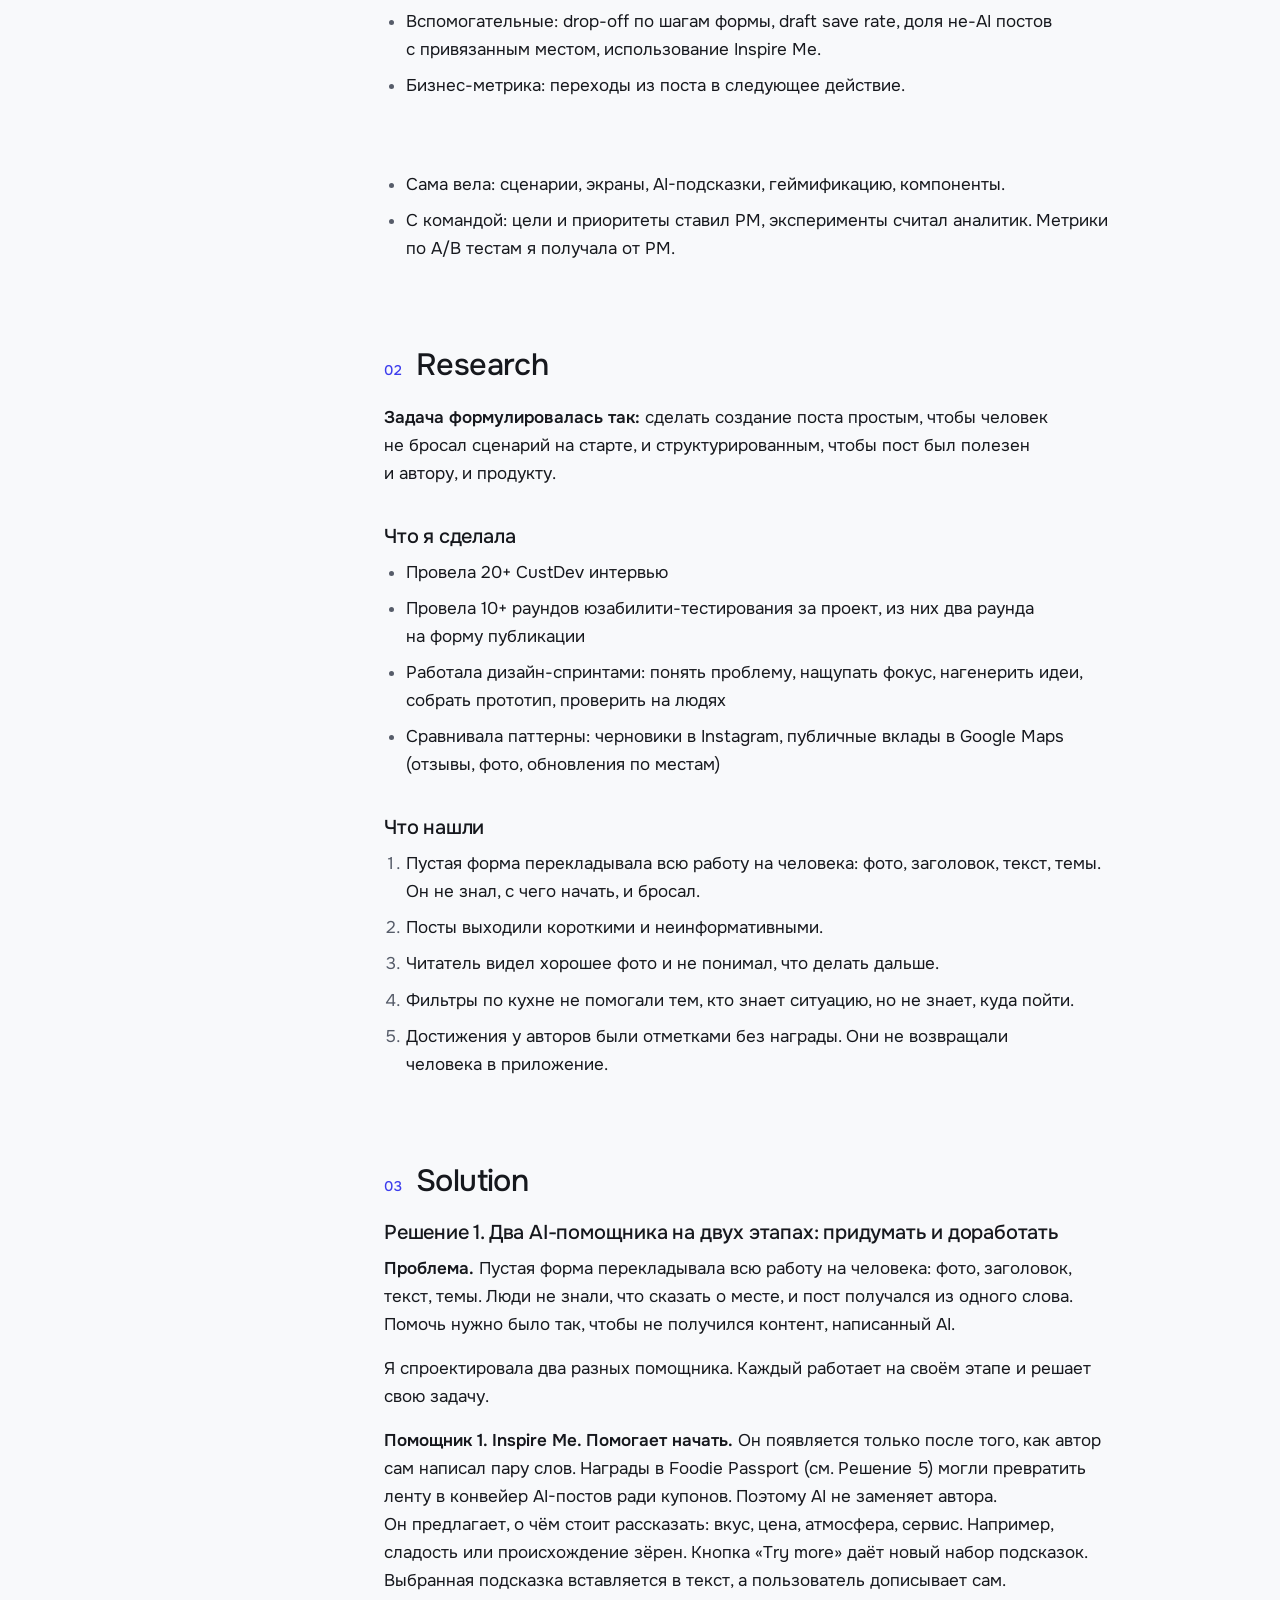
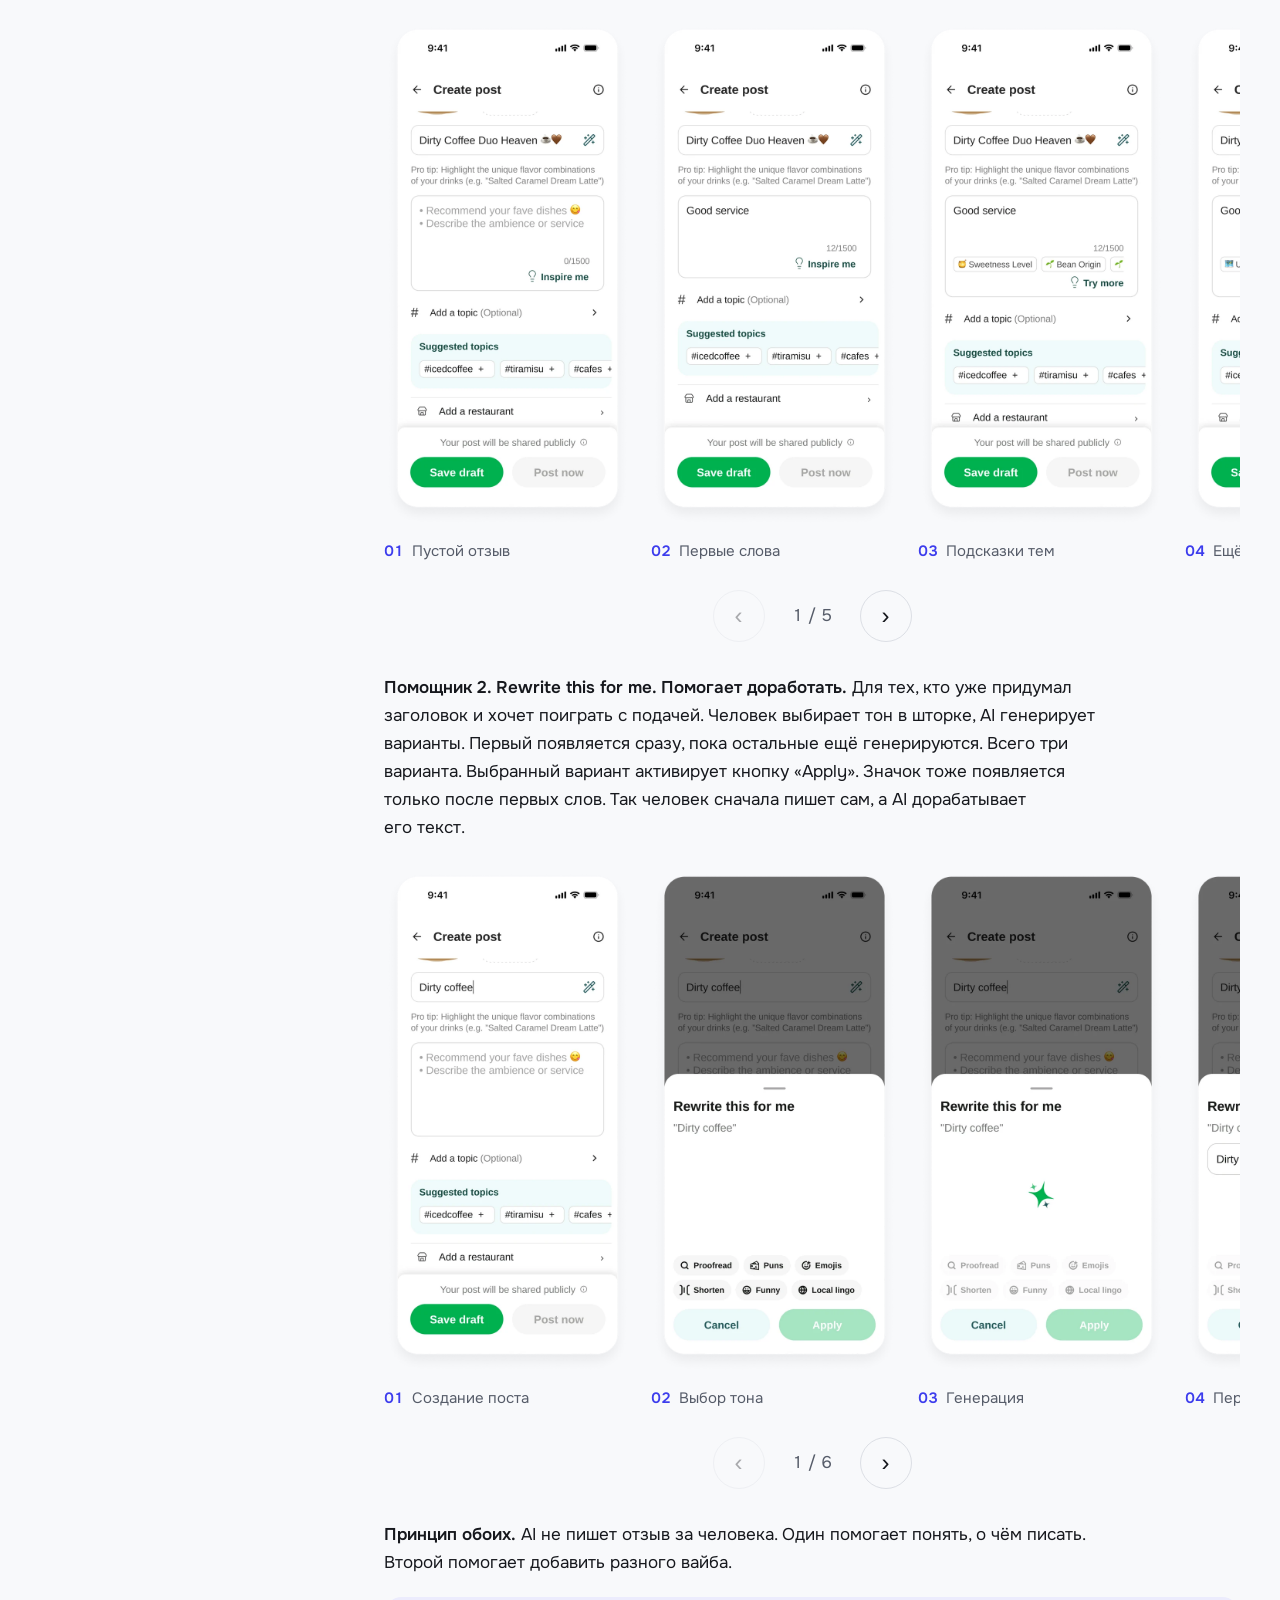
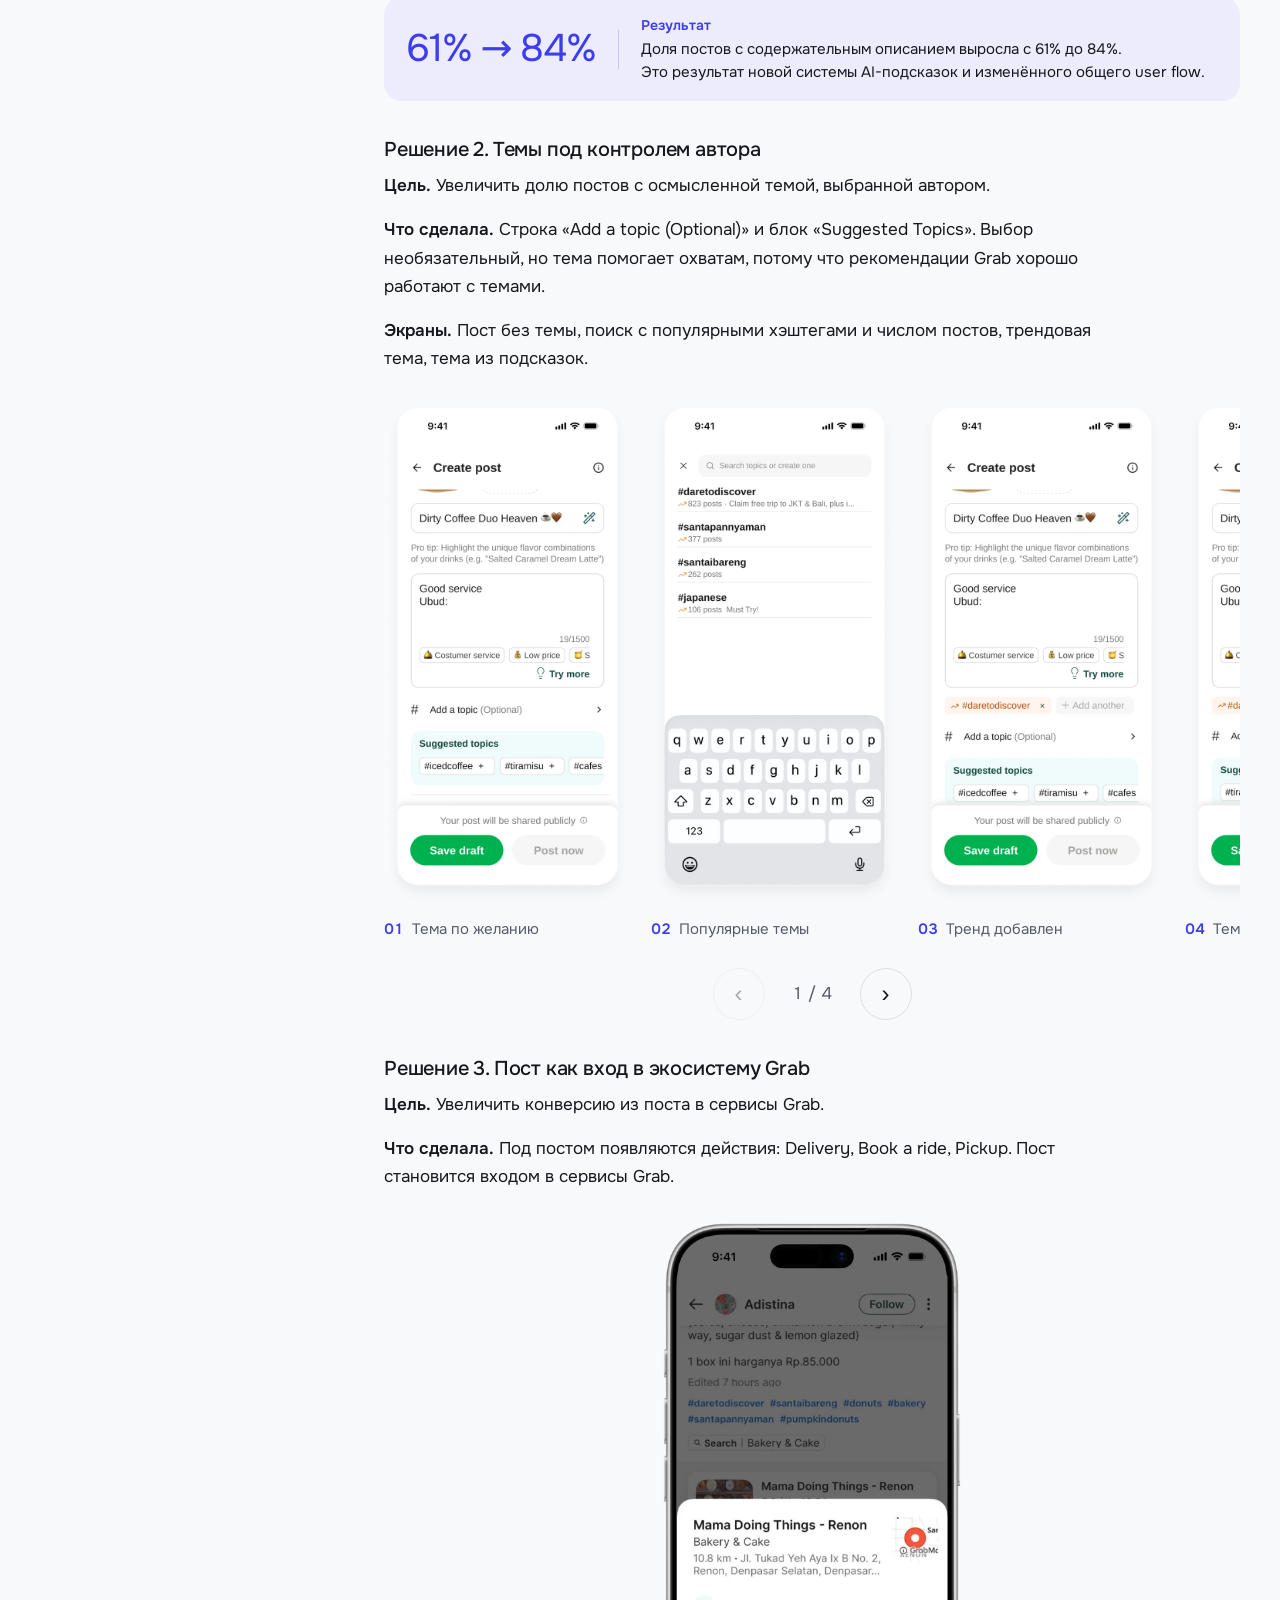
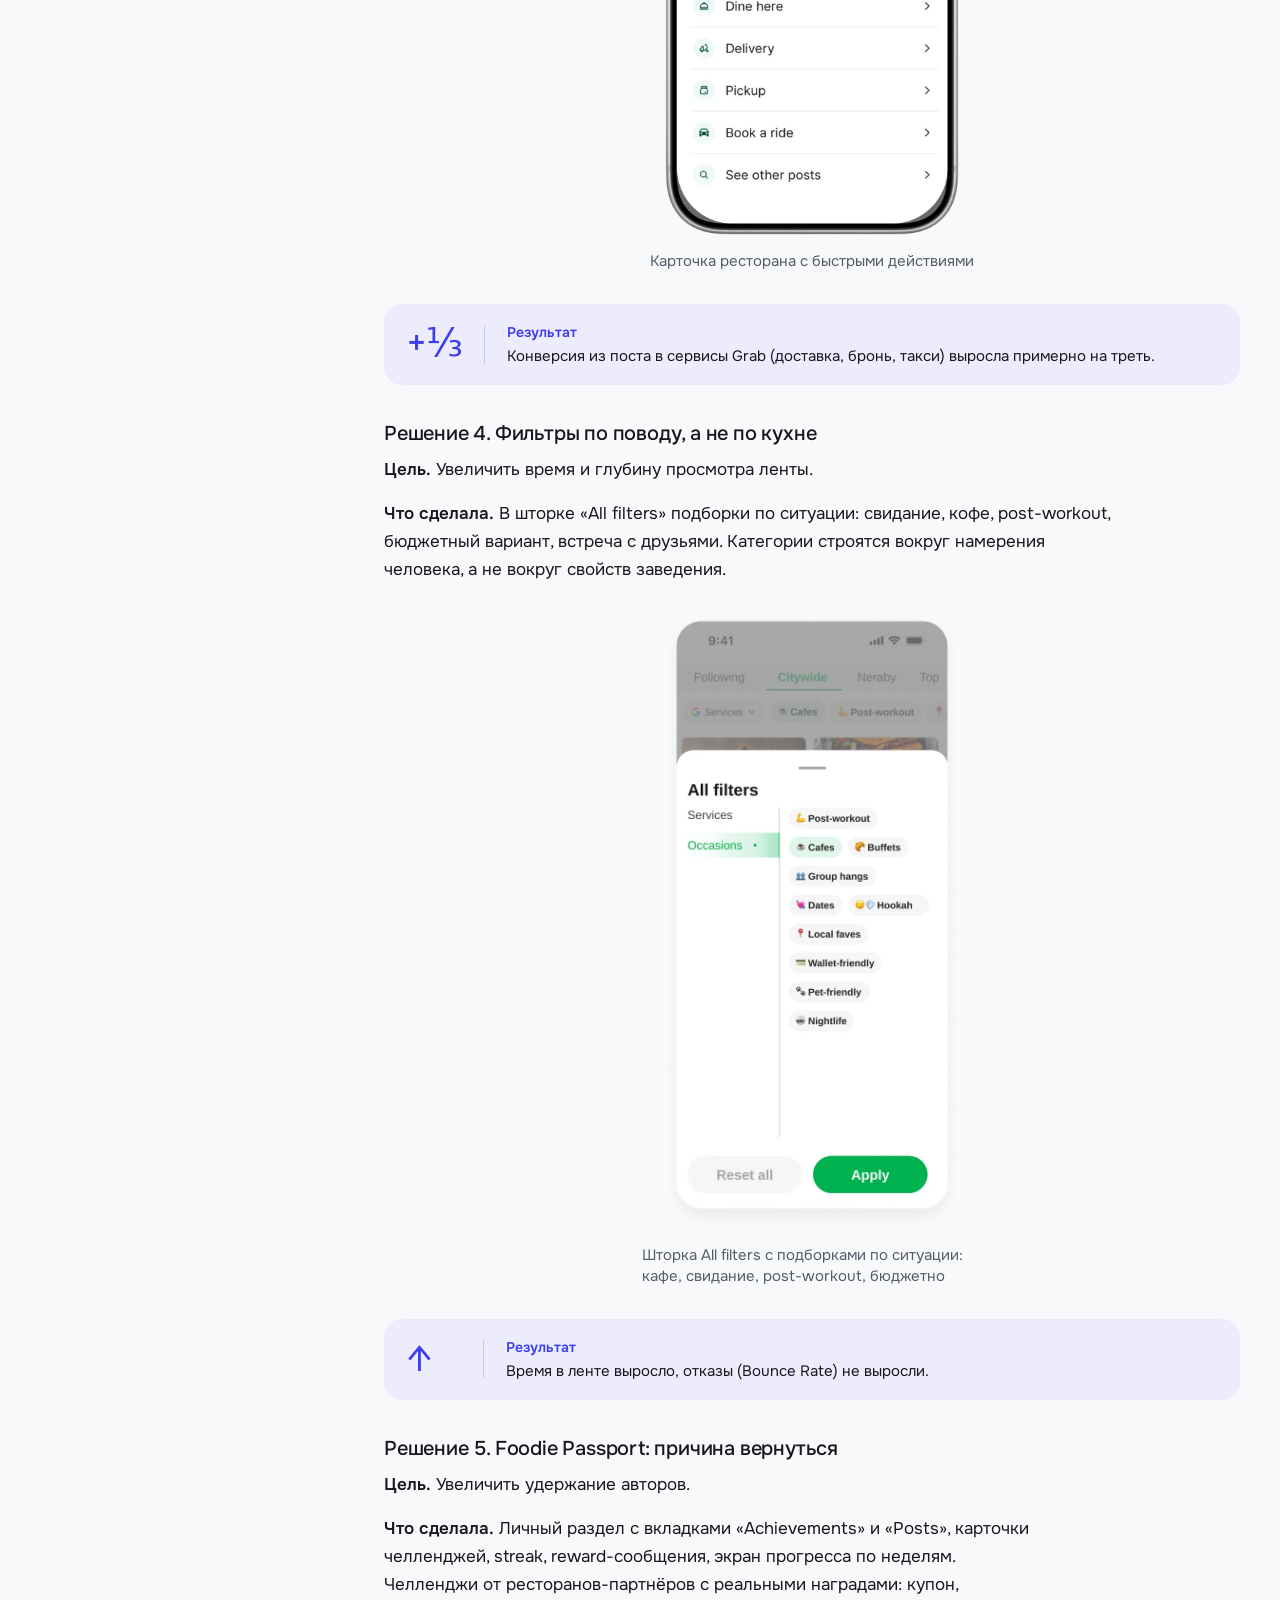
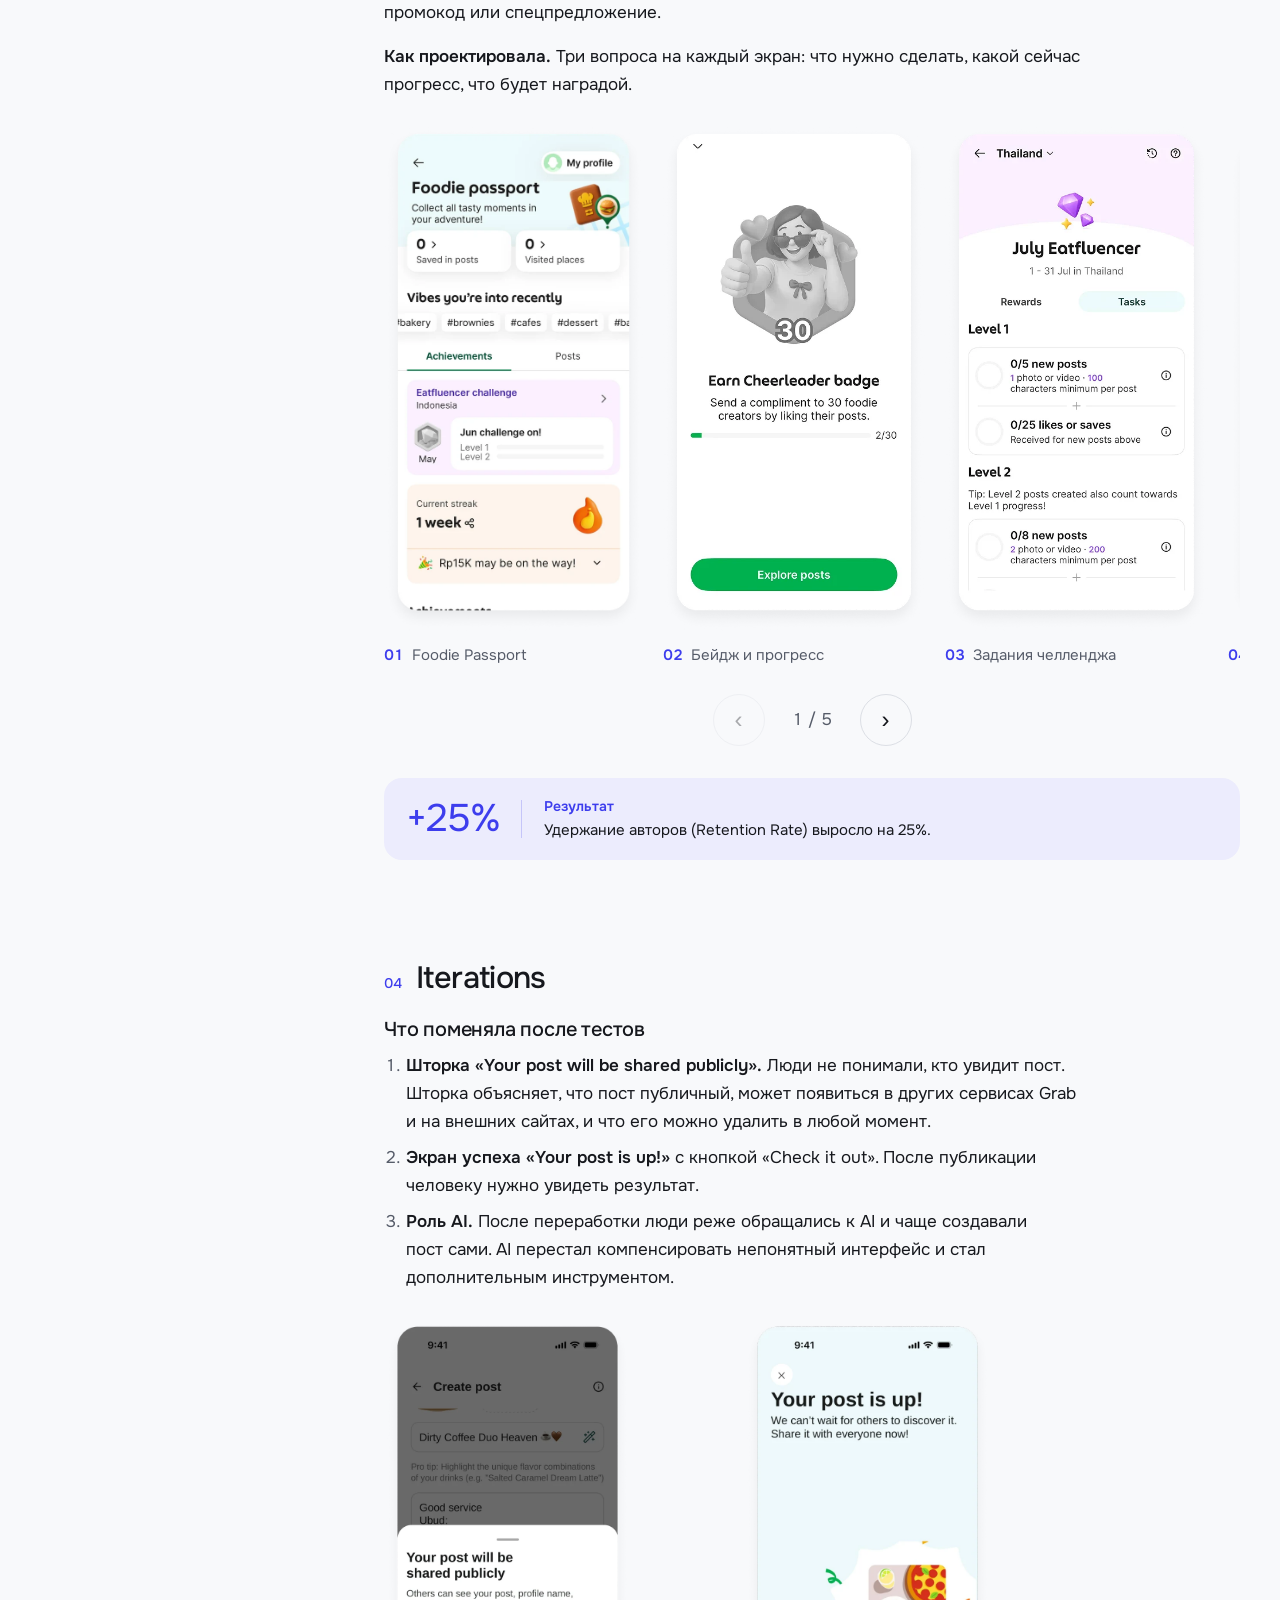
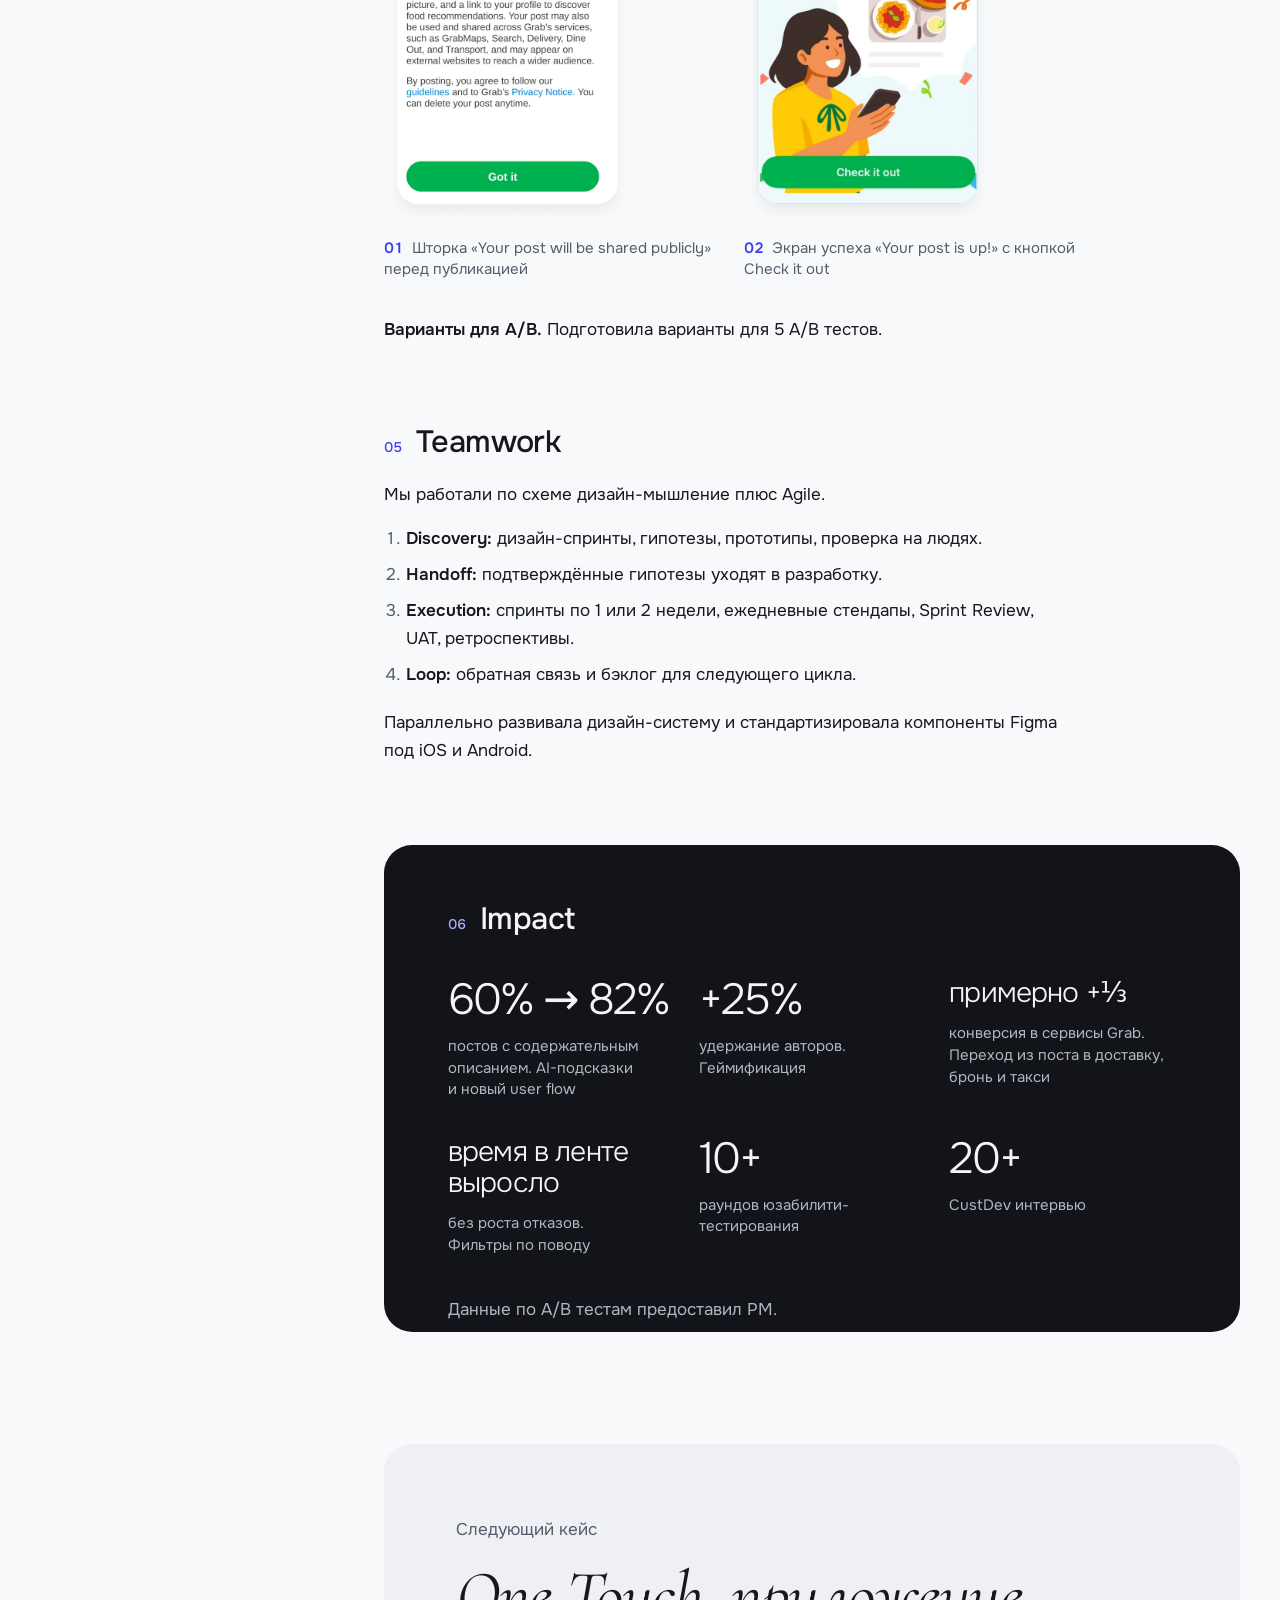
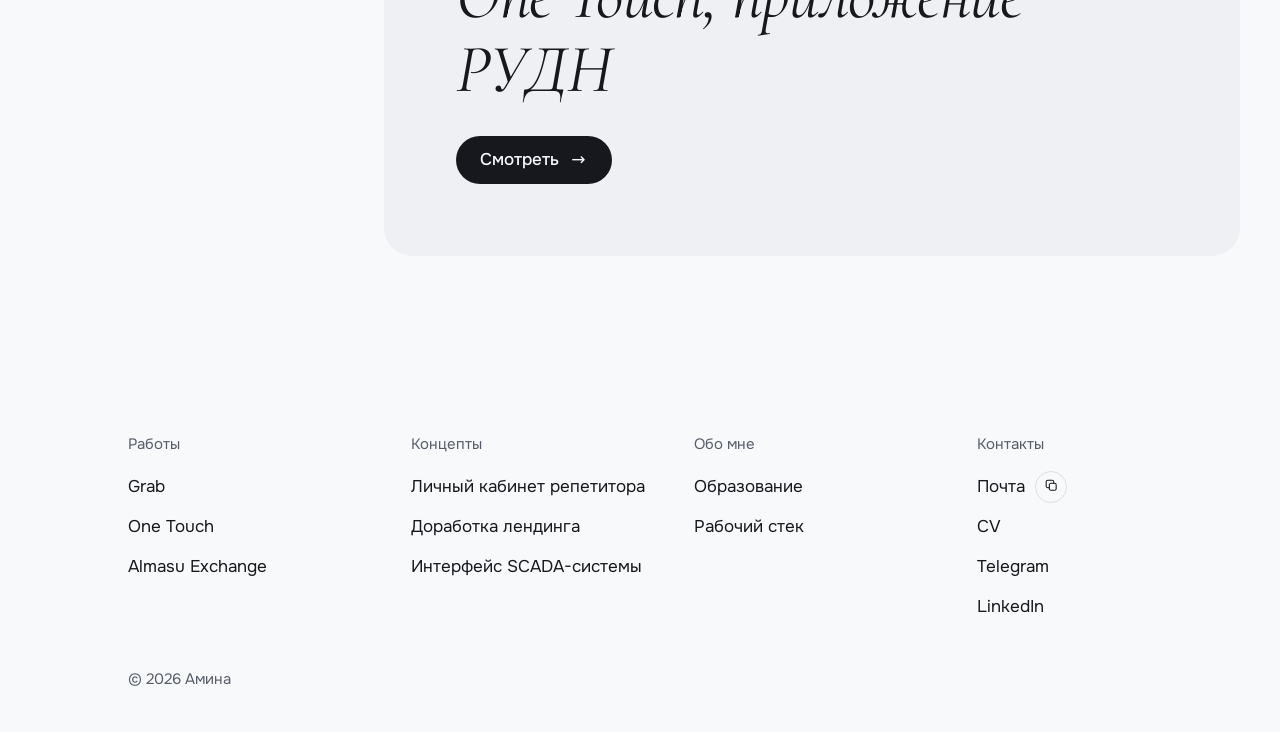
<file: cases/grab.html>
<!doctype html>
<html lang="ru">
<head>
<meta charset="utf-8">
<meta name="viewport" content="width=device-width, initial-scale=1">
<title data-i18n="titles.grab">Discover by Grab. Кейс</title>
<meta name="description" content="Discover это контентный слой приложения. Люди публикуют посты о местах и еде, читатели находят, где поесть, и сразу переходят к действию: заказ, бронь, поездка, маршрут.">
<meta name="theme-color" content="#f8f9fb">
<link rel="icon" type="image/png" sizes="32x32" href="../assets/icons/favicon-32.png">
<link rel="apple-touch-icon" href="../assets/icons/apple-touch-icon.png">
<link rel="preload" href="../assets/fonts/cormorant-cyrillic-wght-italic.woff2" as="font" type="font/woff2" crossorigin>
<link rel="preload" href="../assets/fonts/onest-cyrillic-wght-normal.woff2" as="font" type="font/woff2" crossorigin>
<link rel="stylesheet" href="../css/main.css">
<script type="module" src="../js/main.js"></script>
</head>
<body id="top" class="is-case">
<a class="skip-link" href="#main" data-i18n="ui.skip">Перейти к содержанию</a>
<aside class="quick-links" aria-label="Быстрые ссылки" data-i18n-aria="ui.quickLabel">
  <ul><li><a href="mailto:amzzdd@mail.ru"><svg class="icon-pixel" viewBox="0 0 32 32" shape-rendering="crispEdges" aria-hidden="true"><path d="M30.48 12.19V10.67H28.95V9.14H27.43V6.1H25.91V18.29H27.43V16.76H28.95V15.24H30.48V28.95H32V12.19H30.48Z"/><path d="M30.48 28.95H28.95V30.48H30.48V28.95Z"/><path d="M28.95 30.48H3.05V32H28.95V30.48Z"/><path d="M25.91 18.29H24.38V19.81H25.91V18.29Z"/><path d="M24.38 25.91H22.86V27.43H24.38V25.91Z"/><path d="M24.38 19.81H22.86V21.33H24.38V19.81Z"/><path d="M22.86 24.38H21.33V25.91H22.86V24.38Z"/><path d="M22.86 21.33H21.33V22.86H22.86V21.33Z"/><path d="M22.86 10.67H21.33V15.24H22.86V10.67Z"/><path d="M21.33 9.14H19.81V10.67H21.33V9.14Z"/><path d="M21.33 22.86H10.67V24.38H21.33V22.86Z"/><path d="M21.33 15.24H18.29V16.76H21.33V15.24Z"/><path d="M18.29 10.67H13.72V12.19H16.76V15.24H18.29V10.67Z"/><path d="M16.76 15.24H13.72V16.76H16.76V15.24Z"/><path d="M19.81 7.62H12.19V9.14H19.81V7.62Z"/><path d="M19.81 18.29H12.19V19.81H19.81V18.29Z"/><path d="M13.72 12.19H12.19V15.24H13.72V12.19Z"/><path d="M12.19 16.76H10.67V18.29H12.19V16.76Z"/><path d="M12.19 9.14H10.67V10.67H12.19V9.14Z"/><path d="M10.67 24.38H9.14V25.91H10.67V24.38Z"/><path d="M10.67 21.33H9.14V22.86H10.67V21.33Z"/><path d="M10.67 10.67H9.14V16.76H10.67V10.67Z"/><path d="M9.14 25.91H7.62V27.43H9.14V25.91Z"/><path d="M9.14 19.81H7.62V21.33H9.14V19.81Z"/><path d="M25.91 6.1V4.57H22.86V3.05H21.33V1.52H19.81V0H12.19V1.52H10.67V3.05H9.14V4.57H6.1V6.1H25.91Z"/><path d="M7.62 18.29H6.1V19.81H7.62V18.29Z"/><path d="M3.05 28.95H1.52V30.48H3.05V28.95Z"/><path d="M1.52 15.24H3.05V16.76H4.57V18.29H6.1V6.1H4.57V9.14H3.05V10.67H1.52V12.19H0V28.95H1.52V15.24Z"/></svg><span class="quick-tip" data-i18n="ui.tips.email">Написать на почту</span></a></li><li><a href="https://drive.google.com/file/d/1wvRj91TwyTB_j8liUvmT0LWW_SCFUZcr/view?usp=sharing" target="_blank" rel="noopener"><svg class="icon-pixel" viewBox="0 0 32 32" shape-rendering="crispEdges" aria-hidden="true"><path d="M30.472 3.045H28.952V1.525H27.432V-0.005H6.092V12.195H1.522V13.715H9.142V12.195H7.622V1.525H24.382V7.615H30.472V22.855H28.952V25.905H30.472V30.475H32.002V4.575H30.472V3.045Z"/><path d="M30.472 30.475H7.622V31.995H30.472V30.475Z"/><path d="M28.952 19.805H27.432V22.855H28.952V19.805Z"/><path d="M27.432 16.765H25.902V19.805H27.432V16.765Z"/><path d="M25.902 15.235H10.672V16.765H25.902V15.235Z"/><path d="M21.332 7.615H19.812V9.145H21.332V7.615Z"/><path d="M19.812 10.665H15.242V12.195H19.812V10.665Z"/><path d="M15.242 7.615H13.712V9.145H15.242V7.615Z"/><path d="M10.672 13.715H9.142V15.235H10.672V13.715Z"/><path d="M7.622 27.425H6.092V30.475H7.622V27.425Z"/><path d="M6.092 24.385H4.572V27.425H6.092V24.385Z"/><path d="M4.572 21.335H3.052V24.385H4.572V21.335Z"/><path d="M3.052 18.285H1.522V21.335H3.052V18.285Z"/><path d="M1.522 13.715H0.002V18.285H1.522V13.715Z"/></svg><span class="quick-tip" data-i18n="ui.tips.cv">Открыть CV</span></a></li><li><a href="https://t.me/yaazzdd" target="_blank" rel="noopener"><svg class="icon-pixel" viewBox="0 0 32 32" shape-rendering="crispEdges" aria-hidden="true"><path d="M22.1 15.24V16.76H19.05V18.29H9.91V19.81H14.48V21.33H16V22.86H17.53V24.38H23.62V25.9H25.15V27.43H26.67V28.95H28.19V22.86H29.72V21.33H31.24V15.24H29.72V13.71H28.19V12.19H25.15V7.62H23.62V15.24H22.1Z"/><path d="M23.62 6.09H22.1V7.62H23.62V6.09Z"/><path d="M20.57 10.67H17.53V13.71H20.57V10.67Z"/><path d="M22.1 4.57H19.05V6.09H22.1V4.57Z"/><path d="M14.48 10.67H11.43V13.71H14.48V10.67Z"/><path d="M9.91 19.81H8.38V21.33H9.91V19.81Z"/><path d="M19.05 3.05H6.86V4.57H19.05V3.05Z"/><path d="M6.86 18.29H5.34V24.38H6.86V22.86H8.38V21.33H6.86V18.29Z"/><path d="M8.38 10.67H5.34V13.71H8.38V10.67Z"/><path d="M6.86 4.57H3.81V6.09H6.86V4.57Z"/><path d="M5.34 16.76H3.81V18.29H5.34V16.76Z"/><path d="M3.81 15.24H2.29V16.76H3.81V15.24Z"/><path d="M3.81 6.09H2.29V7.62H3.81V6.09Z"/><path d="M2.29 7.62H0.76V15.24H2.29V7.62Z"/></svg><span class="quick-tip" data-i18n="ui.tips.telegram">Написать в Telegram</span></a></li><li><a href="https://www.linkedin.com/in/aminauxui" target="_blank" rel="noopener"><svg class="icon-pixel" viewBox="0 0 32 32" shape-rendering="crispEdges" aria-hidden="true"><path d="M32 3.05H30.47V28.95H32V3.05Z"/><path d="M30.47 28.95H28.95V30.48H30.47V28.95Z"/><path d="M30.47 1.52H28.95V3.05H30.47V1.52Z"/><path d="M28.95 4.57H27.42V27.43H28.95V4.57Z"/><path d="M28.95 30.48H3.04V32H28.95V30.48Z"/><path d="M27.42 27.43H4.57V28.95H27.42V27.43Z"/><path d="M22.85 15.24H21.33V13.71H18.28V15.24H16.76V13.71H13.71V22.86H16.76V18.29H18.28V16.76H19.81V18.29H21.33V22.86H24.38V16.76H22.85V15.24Z"/><path d="M10.66 13.71H7.61V22.86H10.66V13.71Z"/><path d="M10.66 9.14H7.61V12.19H10.66V9.14Z"/><path d="M27.42 3.05H4.57V4.57H27.42V3.05Z"/><path d="M28.95 0H3.04V1.52H28.95V0Z"/><path d="M4.57 4.57H3.04V27.43H4.57V4.57Z"/><path d="M3.04 28.95H1.52V30.48H3.04V28.95Z"/><path d="M3.04 1.52H1.52V3.05H3.04V1.52Z"/><path d="M1.52 3.05H0V28.95H1.52V3.05Z"/></svg><span class="quick-tip" data-i18n="ui.tips.linkedin">Открыть LinkedIn</span></a></li></ul>
</aside>
<div class="page">
<header class="site-header">
  <div class="nav-pill">
    <a class="brand" href="../index.html"><img src="../assets/images/bunny-nav.webp" alt="Портфолио" data-i18n-alt="ui.navBrand" width="111" height="160" decoding="async"></a>
    <nav aria-label="Основная навигация" data-i18n-aria="ui.navLabel">
      <ul><li><a href="../index.html#works" data-i18n="ui.nav.works">Работы</a></li><li><a href="../index.html#about" data-i18n="ui.nav.about">Обо мне</a></li><li><a href="#contacts" data-i18n="ui.nav.contacts">Контакты</a></li></ul>
    </nav>
  </div>
  
  <div class="header-actions">
    <div class="lang" role="group" aria-label="Язык сайта" data-i18n-aria="ui.langLabel">
      <button type="button" data-lang="ru" aria-pressed="true">RU</button>
      <button type="button" data-lang="en" aria-pressed="false">EN</button>
    </div>
    <a class="header-cta" href="https://t.me/yaazzdd" target="_blank" rel="noopener"><span class="header-cta-label" data-i18n="ui.cta">Связаться</span><span class="header-cta-arrow"><span class="arrow-roll arrow-roll--ne" data-arrow="↗" aria-hidden="true"></span></span></a>
  </div>
</header>
<p class="lang-notice" data-i18n="ui.translationPending" lang="en" hidden>English version: translation pending</p>
<main id="main" tabindex="-1">
<a class="case-close" href="../index.html#works" data-transition aria-label="Закрыть и вернуться к работам" data-i18n-aria="ui.closeCase"><svg viewBox="0 0 24 24" aria-hidden="true"><path d="M6 6l12 12M18 6 6 18"/></svg></a>
<article class="case">
  <header class="case-header">
    <p class="eyebrow" data-i18n="cases.grab.eyebrow">Discover by Grab</p>
    <h1 data-i18n="cases.grab.title">Люди пишут о еде, читатели идут заказывать. Как я это спроектировала</h1>
    <p class="case-lead" data-i18n="cases.grab.lead">Discover это контентный слой приложения. Люди публикуют посты о местах и еде, читатели находят, где поесть, и сразу переходят к действию: заказ, бронь, поездка, маршрут.</p>
    <ul class="tags" aria-label="Теги" data-i18n-aria="ui.tagsLabel"><li data-i18n="cases.grab.tags.0">User flow</li><li data-i18n="cases.grab.tags.1">UGC</li><li data-i18n="cases.grab.tags.2">AI UX</li><li data-i18n="cases.grab.tags.3">Геймификация</li><li data-i18n="cases.grab.tags.4">A/B тесты</li><li data-i18n="cases.grab.tags.5">Design System</li></ul>
    <dl class="meta" aria-label="Детали проекта" data-i18n-aria="ui.metaLabel"><div><dt data-i18n="cases.grab.meta.0.label">Роль</dt><dd data-i18n="cases.grab.meta.0.value">UI/UX дизайнер</dd></div><div><dt data-i18n="cases.grab.meta.1.label">Период</dt><dd data-i18n="cases.grab.meta.1.value">апрель 2025 → июнь 2026</dd></div><div><dt data-i18n="cases.grab.meta.2.label">Платформа</dt><dd data-i18n="cases.grab.meta.2.value">iOS, Android</dd></div><div class="meta-wide"><dt data-i18n="cases.grab.meta.3.label">Команда</dt><dd data-i18n="cases.grab.meta.3.value">PM, 3 UI/UX дизайнера, UX-исследователь, аналитик, разработка</dd></div><div><dt data-i18n="cases.grab.meta.4.label">Статус</dt><dd data-i18n="cases.grab.meta.4.value">запущено</dd></div></dl>
    <ul class="numbers"><li><span class="number-value" data-i18n="cases.grab.stats.0.value">61% → 84%</span><span class="number-label" data-i18n="cases.grab.stats.0.label">постов с содержательным описанием</span></li><li><span class="number-value" data-i18n="cases.grab.stats.1.value">+25%</span><span class="number-label" data-i18n="cases.grab.stats.1.label">удержание авторов</span></li><li><span class="number-value number-value--text" data-i18n="cases.grab.stats.2.value">примерно +⅓</span><span class="number-label" data-i18n="cases.grab.stats.2.label">переходов в сервисы Grab</span></li><li><span class="number-value" data-i18n="cases.grab.stats.3.value">10+</span><span class="number-label" data-i18n="cases.grab.stats.3.label">раундов юзабилити, 20+ CustDev</span></li></ul>
  </header>
  <div class="case-layout">
    <nav class="case-nav" aria-label="Разделы кейса" data-i18n-aria="ui.caseNavLabel">
      <ul><li><a href="#overview" data-i18n="cases.grab.sections.0.title">Overview</a></li><li><a href="#research" data-i18n="cases.grab.sections.1.title">Research</a></li><li><a href="#solution" data-i18n="cases.grab.sections.2.title">Solution</a></li><li><a href="#iterations" data-i18n="cases.grab.sections.3.title">Iterations</a></li><li><a href="#teamwork" data-i18n="cases.grab.sections.4.title">Teamwork</a></li><li><a href="#impact" data-i18n="cases.grab.sections.5.title">Impact</a></li></ul>
    </nav>
    <div class="case-body">
      <section id="overview" class="case-section">
        <h2><span class="section-num">01</span> <span data-i18n="cases.grab.sections.0.title">Overview</span></h2>
        <p data-i18n="cases.grab.sections.0.blocks.0.text">Grab это суперприложение Юго-Восточной Азии. Такси, доставка еды и платежи в 8 странах, более 50 млн пользователей.</p>
<p data-i18n="cases.grab.sections.0.blocks.1.text">Я отвечала за пользовательский контент (UGC) и вовлечённость. Работала в продуктовой команде: PM, 3 UI/UX дизайнера, UX-исследователь, аналитик, разработка.</p>
<h3 data-i18n="cases.grab.sections.0.blocks.2.text">С какими задачами работала</h3>
<ol><li data-i18n="cases.grab.sections.0.blocks.3.items.0">Сценарий создания поста</li><li data-i18n="cases.grab.sections.0.blocks.3.items.1">AI-помощник в форме публикации</li><li data-i18n="cases.grab.sections.0.blocks.3.items.2">Для бизнеса: переход из поста в заказ, бронь и такси</li><li data-i18n="cases.grab.sections.0.blocks.3.items.3">Фильтры ленты</li><li data-i18n="cases.grab.sections.0.blocks.3.items.4">Геймификация для авторов</li><li data-i18n="cases.grab.sections.0.blocks.3.items.5">Компоненты дизайн-системы для iOS и Android</li><li data-i18n="cases.grab.sections.0.blocks.3.items.6">Макеты экранов в рамках Discover</li></ol>
<h3 data-i18n="cases.grab.sections.0.blocks.4.text">Что считали успехом</h3>
<ul><li data-i18n="cases.grab.sections.0.blocks.5.items.0">Главная метрика: конверсия от старта до публикации.</li><li data-i18n="cases.grab.sections.0.blocks.5.items.1">Вспомогательные: drop-off по шагам формы, draft save rate, доля не-AI постов с привязанным местом, использование Inspire Me.</li><li data-i18n="cases.grab.sections.0.blocks.5.items.2">Бизнес-метрика: переходы из поста в следующее действие.</li></ul>
<h3 data-i18n="cases.grab.sections.0.blocks.6.text">Моя зона</h3>
<ul><li data-i18n="cases.grab.sections.0.blocks.7.items.0">Сама вела: сценарии, экраны, AI-подсказки, геймификацию, компоненты.</li><li data-i18n="cases.grab.sections.0.blocks.7.items.1">С командой: цели и приоритеты ставил PM, эксперименты считал аналитик. Метрики по A/B тестам я получала от PM.</li></ul>
      </section>
<section id="research" class="case-section">
        <h2><span class="section-num">02</span> <span data-i18n="cases.grab.sections.1.title">Research</span></h2>
        <p data-i18n="cases.grab.sections.1.blocks.0.text"><strong>Задача формулировалась так:</strong> сделать создание поста простым, чтобы человек не бросал сценарий на старте, и структурированным, чтобы пост был полезен и автору, и продукту.</p>
<h3 data-i18n="cases.grab.sections.1.blocks.1.text">Что я сделала</h3>
<ul><li data-i18n="cases.grab.sections.1.blocks.2.items.0">Провела 20+ CustDev интервью</li><li data-i18n="cases.grab.sections.1.blocks.2.items.1">Провела 10+ раундов юзабилити-тестирования за проект, из них два раунда на форму публикации</li><li data-i18n="cases.grab.sections.1.blocks.2.items.2">Работала дизайн-спринтами: понять проблему, нащупать фокус, нагенерить идеи, собрать прототип, проверить на людях</li><li data-i18n="cases.grab.sections.1.blocks.2.items.3">Сравнивала паттерны: черновики в Instagram, публичные вклады в Google Maps (отзывы, фото, обновления по местам)</li></ul>
<h3 data-i18n="cases.grab.sections.1.blocks.3.text">Что нашли</h3>
<ol><li data-i18n="cases.grab.sections.1.blocks.4.items.0">Пустая форма перекладывала всю работу на человека: фото, заголовок, текст, темы. Он не знал, с чего начать, и бросал.</li><li data-i18n="cases.grab.sections.1.blocks.4.items.1">Посты выходили короткими и неинформативными.</li><li data-i18n="cases.grab.sections.1.blocks.4.items.2">Читатель видел хорошее фото и не понимал, что делать дальше.</li><li data-i18n="cases.grab.sections.1.blocks.4.items.3">Фильтры по кухне не помогали тем, кто знает ситуацию, но не знает, куда пойти.</li><li data-i18n="cases.grab.sections.1.blocks.4.items.4">Достижения у авторов были отметками без награды. Они не возвращали человека в приложение.</li></ol>
      </section>
<section id="solution" class="case-section">
        <h2><span class="section-num">03</span> <span data-i18n="cases.grab.sections.2.title">Solution</span></h2>
        <h3 data-i18n="cases.grab.sections.2.blocks.0.text">Решение 1. Два AI-помощника на двух этапах: придумать и доработать</h3>
<p data-i18n="cases.grab.sections.2.blocks.1.text"><strong>Проблема.</strong> Пустая форма перекладывала всю работу на человека: фото, заголовок, текст, темы. Люди не знали, что сказать о месте, и пост получался из одного слова. Помочь нужно было так, чтобы не получился контент, написанный AI.</p>
<p data-i18n="cases.grab.sections.2.blocks.2.text">Я спроектировала два разных помощника. Каждый работает на своём этапе и решает свою задачу.</p>
<p data-i18n="cases.grab.sections.2.blocks.3.text"><strong>Помощник 1. Inspire Me. Помогает начать.</strong> Он появляется только после того, как автор сам написал пару слов. Награды в Foodie Passport (см. Решение 5) могли превратить ленту в конвейер AI-постов ради купонов. Поэтому AI не заменяет автора. Он предлагает, о чём стоит рассказать: вкус, цена, атмосфера, сервис. Например, сладость или происхождение зёрен. Кнопка «Try more» даёт новый набор подсказок. Выбранная подсказка вставляется в текст, а пользователь дописывает сам.</p>
<div class="carousel media-panel" data-carousel>
  <div class="carousel-track" tabindex="0" role="region" aria-label="Экраны" data-i18n-aria="ui.screensLabel"><figure class="slide"><button type="button" class="slide-zoom" data-zoom aria-label="Открыть крупно" data-i18n-aria="ui.zoom"><img src="../assets/images/grab/inspire-1.webp" alt="Пустое поле отзыва с кнопкой Inspire me" data-i18n-alt="cases.grab.sections.2.blocks.4.items.0.alt" width="640" height="1306" decoding="async" loading="lazy"><span class="slide-zoom-icon"><svg viewBox="0 0 24 24" aria-hidden="true"><circle cx="11" cy="11" r="6.5"/><path d="m16 16 4.5 4.5M11 8v6M8 11h6"/></svg></span></button><figcaption><span class="slide-num">01</span> <span data-i18n="cases.grab.sections.2.blocks.4.items.0.caption">Пустой отзыв</span></figcaption></figure><figure class="slide"><button type="button" class="slide-zoom" data-zoom aria-label="Открыть крупно" data-i18n-aria="ui.zoom"><img src="../assets/images/grab/inspire-2.webp" alt="Пользователь начал писать отзыв" data-i18n-alt="cases.grab.sections.2.blocks.4.items.1.alt" width="640" height="1306" decoding="async" loading="lazy"><span class="slide-zoom-icon"><svg viewBox="0 0 24 24" aria-hidden="true"><circle cx="11" cy="11" r="6.5"/><path d="m16 16 4.5 4.5M11 8v6M8 11h6"/></svg></span></button><figcaption><span class="slide-num">02</span> <span data-i18n="cases.grab.sections.2.blocks.4.items.1.caption">Первые слова</span></figcaption></figure><figure class="slide"><button type="button" class="slide-zoom" data-zoom aria-label="Открыть крупно" data-i18n-aria="ui.zoom"><img src="../assets/images/grab/inspire-3.webp" alt="Подсказки о чём рассказать: сладость, происхождение зёрен" data-i18n-alt="cases.grab.sections.2.blocks.4.items.2.alt" width="640" height="1306" decoding="async" loading="lazy"><span class="slide-zoom-icon"><svg viewBox="0 0 24 24" aria-hidden="true"><circle cx="11" cy="11" r="6.5"/><path d="m16 16 4.5 4.5M11 8v6M8 11h6"/></svg></span></button><figcaption><span class="slide-num">03</span> <span data-i18n="cases.grab.sections.2.blocks.4.items.2.caption">Подсказки тем</span></figcaption></figure><figure class="slide"><button type="button" class="slide-zoom" data-zoom aria-label="Открыть крупно" data-i18n-aria="ui.zoom"><img src="../assets/images/grab/inspire-4.webp" alt="Новый набор подсказок после Try more" data-i18n-alt="cases.grab.sections.2.blocks.4.items.3.alt" width="640" height="1306" decoding="async" loading="lazy"><span class="slide-zoom-icon"><svg viewBox="0 0 24 24" aria-hidden="true"><circle cx="11" cy="11" r="6.5"/><path d="m16 16 4.5 4.5M11 8v6M8 11h6"/></svg></span></button><figcaption><span class="slide-num">04</span> <span data-i18n="cases.grab.sections.2.blocks.4.items.3.caption">Ещё подсказки</span></figcaption></figure><figure class="slide"><button type="button" class="slide-zoom" data-zoom aria-label="Открыть крупно" data-i18n-aria="ui.zoom"><img src="../assets/images/grab/inspire-5.webp" alt="Выбранная подсказка добавлена в текст, пользователь дописывает сам" data-i18n-alt="cases.grab.sections.2.blocks.4.items.4.alt" width="640" height="1306" decoding="async" loading="lazy"><span class="slide-zoom-icon"><svg viewBox="0 0 24 24" aria-hidden="true"><circle cx="11" cy="11" r="6.5"/><path d="m16 16 4.5 4.5M11 8v6M8 11h6"/></svg></span></button><figcaption><span class="slide-num">05</span> <span data-i18n="cases.grab.sections.2.blocks.4.items.4.caption">Подсказка в тексте</span></figcaption></figure></div>
  <div class="carousel-controls">
    <button type="button" class="carousel-btn" data-dir="-1" aria-label="Предыдущий экран" data-i18n-aria="ui.prev"><span aria-hidden="true">‹</span></button>
    <span class="carousel-counter" aria-live="polite">1 / 5</span>
    <button type="button" class="carousel-btn" data-dir="1" aria-label="Следующий экран" data-i18n-aria="ui.next"><span aria-hidden="true">›</span></button>
  </div>
</div>
<p data-i18n="cases.grab.sections.2.blocks.5.text"><strong>Помощник 2. Rewrite this for me. Помогает доработать.</strong> Для тех, кто уже придумал заголовок и хочет поиграть с подачей. Человек выбирает тон в шторке, AI генерирует варианты. Первый появляется сразу, пока остальные ещё генерируются. Всего три варианта. Выбранный вариант активирует кнопку «Apply». Значок тоже появляется только после первых слов. Так человек сначала пишет сам, а AI дорабатывает его текст.</p>
<div class="carousel media-panel" data-carousel>
  <div class="carousel-track" tabindex="0" role="region" aria-label="Экраны" data-i18n-aria="ui.screensLabel"><figure class="slide"><button type="button" class="slide-zoom" data-zoom aria-label="Открыть крупно" data-i18n-aria="ui.zoom"><img src="../assets/images/grab/rewrite-1.webp" alt="Форма создания поста с кнопкой генерации заголовка" data-i18n-alt="cases.grab.sections.2.blocks.6.items.0.alt" width="640" height="1306" decoding="async" loading="lazy"><span class="slide-zoom-icon"><svg viewBox="0 0 24 24" aria-hidden="true"><circle cx="11" cy="11" r="6.5"/><path d="m16 16 4.5 4.5M11 8v6M8 11h6"/></svg></span></button><figcaption><span class="slide-num">01</span> <span data-i18n="cases.grab.sections.2.blocks.6.items.0.caption">Создание поста</span></figcaption></figure><figure class="slide"><button type="button" class="slide-zoom" data-zoom aria-label="Открыть крупно" data-i18n-aria="ui.zoom"><img src="../assets/images/grab/rewrite-2.webp" alt="Шторка «Rewrite this for me» с вариантами тона" data-i18n-alt="cases.grab.sections.2.blocks.6.items.1.alt" width="640" height="1306" decoding="async" loading="lazy"><span class="slide-zoom-icon"><svg viewBox="0 0 24 24" aria-hidden="true"><circle cx="11" cy="11" r="6.5"/><path d="m16 16 4.5 4.5M11 8v6M8 11h6"/></svg></span></button><figcaption><span class="slide-num">02</span> <span data-i18n="cases.grab.sections.2.blocks.6.items.1.caption">Выбор тона</span></figcaption></figure><figure class="slide"><button type="button" class="slide-zoom" data-zoom aria-label="Открыть крупно" data-i18n-aria="ui.zoom"><img src="../assets/images/grab/rewrite-3.webp" alt="Генерация вариантов заголовка" data-i18n-alt="cases.grab.sections.2.blocks.6.items.2.alt" width="640" height="1306" decoding="async" loading="lazy"><span class="slide-zoom-icon"><svg viewBox="0 0 24 24" aria-hidden="true"><circle cx="11" cy="11" r="6.5"/><path d="m16 16 4.5 4.5M11 8v6M8 11h6"/></svg></span></button><figcaption><span class="slide-num">03</span> <span data-i18n="cases.grab.sections.2.blocks.6.items.2.caption">Генерация</span></figcaption></figure><figure class="slide"><button type="button" class="slide-zoom" data-zoom aria-label="Открыть крупно" data-i18n-aria="ui.zoom"><img src="../assets/images/grab/rewrite-4.webp" alt="Первый вариант появляется, пока генерируются остальные" data-i18n-alt="cases.grab.sections.2.blocks.6.items.3.alt" width="640" height="1306" decoding="async" loading="lazy"><span class="slide-zoom-icon"><svg viewBox="0 0 24 24" aria-hidden="true"><circle cx="11" cy="11" r="6.5"/><path d="m16 16 4.5 4.5M11 8v6M8 11h6"/></svg></span></button><figcaption><span class="slide-num">04</span> <span data-i18n="cases.grab.sections.2.blocks.6.items.3.caption">Первый вариант</span></figcaption></figure><figure class="slide"><button type="button" class="slide-zoom" data-zoom aria-label="Открыть крупно" data-i18n-aria="ui.zoom"><img src="../assets/images/grab/rewrite-5.webp" alt="Три варианта заголовка на выбор" data-i18n-alt="cases.grab.sections.2.blocks.6.items.4.alt" width="640" height="1306" decoding="async" loading="lazy"><span class="slide-zoom-icon"><svg viewBox="0 0 24 24" aria-hidden="true"><circle cx="11" cy="11" r="6.5"/><path d="m16 16 4.5 4.5M11 8v6M8 11h6"/></svg></span></button><figcaption><span class="slide-num">05</span> <span data-i18n="cases.grab.sections.2.blocks.6.items.4.caption">Три варианта</span></figcaption></figure><figure class="slide"><button type="button" class="slide-zoom" data-zoom aria-label="Открыть крупно" data-i18n-aria="ui.zoom"><img src="../assets/images/grab/rewrite-6.webp" alt="Выбранный вариант и активная кнопка Apply" data-i18n-alt="cases.grab.sections.2.blocks.6.items.5.alt" width="640" height="1306" decoding="async" loading="lazy"><span class="slide-zoom-icon"><svg viewBox="0 0 24 24" aria-hidden="true"><circle cx="11" cy="11" r="6.5"/><path d="m16 16 4.5 4.5M11 8v6M8 11h6"/></svg></span></button><figcaption><span class="slide-num">06</span> <span data-i18n="cases.grab.sections.2.blocks.6.items.5.caption">Вариант выбран</span></figcaption></figure></div>
  <div class="carousel-controls">
    <button type="button" class="carousel-btn" data-dir="-1" aria-label="Предыдущий экран" data-i18n-aria="ui.prev"><span aria-hidden="true">‹</span></button>
    <span class="carousel-counter" aria-live="polite">1 / 6</span>
    <button type="button" class="carousel-btn" data-dir="1" aria-label="Следующий экран" data-i18n-aria="ui.next"><span aria-hidden="true">›</span></button>
  </div>
</div>
<p data-i18n="cases.grab.sections.2.blocks.7.text"><strong>Принцип обоих.</strong> AI не пишет отзыв за человека. Один помогает понять, о чём писать. Второй помогает добавить разного вайба.</p>
<aside class="result">
  <p class="result-value" data-i18n="cases.grab.sections.2.blocks.8.value">61% → 84%</p>
  <div class="result-body"><p class="result-label" data-i18n="ui.result">Результат</p><p data-i18n="cases.grab.sections.2.blocks.8.text">Доля постов с содержательным описанием выросла с 61% до 84%. Это результат новой системы AI-подсказок и изменённого общего user flow.</p></div>
</aside>
<h3 data-i18n="cases.grab.sections.2.blocks.9.text">Решение 2. Темы под контролем автора</h3>
<p data-i18n="cases.grab.sections.2.blocks.10.text"><strong>Цель.</strong> Увеличить долю постов с осмысленной темой, выбранной автором.</p>
<p data-i18n="cases.grab.sections.2.blocks.11.text"><strong>Что сделала.</strong> Строка «Add a topic (Optional)» и блок «Suggested Topics». Выбор необязательный, но тема помогает охватам, потому что рекомендации Grab хорошо работают с темами.</p>
<p data-i18n="cases.grab.sections.2.blocks.12.text"><strong>Экраны.</strong> Пост без темы, поиск с популярными хэштегами и числом постов, трендовая тема, тема из подсказок.</p>
<div class="carousel media-panel" data-carousel>
  <div class="carousel-track" tabindex="0" role="region" aria-label="Экраны" data-i18n-aria="ui.screensLabel"><figure class="slide"><button type="button" class="slide-zoom" data-zoom aria-label="Открыть крупно" data-i18n-aria="ui.zoom"><img src="../assets/images/grab/topics-1.webp" alt="Пост без темы: строка Add a topic (Optional) и блок Suggested topics" data-i18n-alt="cases.grab.sections.2.blocks.13.items.0.alt" width="640" height="1306" decoding="async" loading="lazy"><span class="slide-zoom-icon"><svg viewBox="0 0 24 24" aria-hidden="true"><circle cx="11" cy="11" r="6.5"/><path d="m16 16 4.5 4.5M11 8v6M8 11h6"/></svg></span></button><figcaption><span class="slide-num">01</span> <span data-i18n="cases.grab.sections.2.blocks.13.items.0.caption">Тема по желанию</span></figcaption></figure><figure class="slide"><button type="button" class="slide-zoom" data-zoom aria-label="Открыть крупно" data-i18n-aria="ui.zoom"><img src="../assets/images/grab/topics-2.webp" alt="Поиск темы с популярными хэштегами и числом постов" data-i18n-alt="cases.grab.sections.2.blocks.13.items.1.alt" width="640" height="1306" decoding="async" loading="lazy"><span class="slide-zoom-icon"><svg viewBox="0 0 24 24" aria-hidden="true"><circle cx="11" cy="11" r="6.5"/><path d="m16 16 4.5 4.5M11 8v6M8 11h6"/></svg></span></button><figcaption><span class="slide-num">02</span> <span data-i18n="cases.grab.sections.2.blocks.13.items.1.caption">Популярные темы</span></figcaption></figure><figure class="slide"><button type="button" class="slide-zoom" data-zoom aria-label="Открыть крупно" data-i18n-aria="ui.zoom"><img src="../assets/images/grab/topics-3.webp" alt="К посту добавлена трендовая тема #daretodiscover" data-i18n-alt="cases.grab.sections.2.blocks.13.items.2.alt" width="640" height="1306" decoding="async" loading="lazy"><span class="slide-zoom-icon"><svg viewBox="0 0 24 24" aria-hidden="true"><circle cx="11" cy="11" r="6.5"/><path d="m16 16 4.5 4.5M11 8v6M8 11h6"/></svg></span></button><figcaption><span class="slide-num">03</span> <span data-i18n="cases.grab.sections.2.blocks.13.items.2.caption">Тренд добавлен</span></figcaption></figure><figure class="slide"><button type="button" class="slide-zoom" data-zoom aria-label="Открыть крупно" data-i18n-aria="ui.zoom"><img src="../assets/images/grab/topics-4.webp" alt="Вторая тема #icedcoffee добавлена из подсказок" data-i18n-alt="cases.grab.sections.2.blocks.13.items.3.alt" width="640" height="1306" decoding="async" loading="lazy"><span class="slide-zoom-icon"><svg viewBox="0 0 24 24" aria-hidden="true"><circle cx="11" cy="11" r="6.5"/><path d="m16 16 4.5 4.5M11 8v6M8 11h6"/></svg></span></button><figcaption><span class="slide-num">04</span> <span data-i18n="cases.grab.sections.2.blocks.13.items.3.caption">Тема из подсказок</span></figcaption></figure></div>
  <div class="carousel-controls">
    <button type="button" class="carousel-btn" data-dir="-1" aria-label="Предыдущий экран" data-i18n-aria="ui.prev"><span aria-hidden="true">‹</span></button>
    <span class="carousel-counter" aria-live="polite">1 / 4</span>
    <button type="button" class="carousel-btn" data-dir="1" aria-label="Следующий экран" data-i18n-aria="ui.next"><span aria-hidden="true">›</span></button>
  </div>
</div>
<h3 data-i18n="cases.grab.sections.2.blocks.14.text">Решение 3. Пост как вход в экосистему Grab</h3>
<p data-i18n="cases.grab.sections.2.blocks.15.text"><strong>Цель.</strong> Увеличить конверсию из поста в сервисы Grab.</p>
<p data-i18n="cases.grab.sections.2.blocks.16.text"><strong>Что сделала.</strong> Под постом появляются действия: Delivery, Book a ride, Pickup. Пост становится входом в сервисы Grab.</p>
<div class="media media-panel"><figure class="slide"><button type="button" class="slide-zoom" data-zoom aria-label="Открыть крупно" data-i18n-aria="ui.zoom"><img src="../assets/images/grab/insight-restaurant.webp" alt="Карточка ресторана с быстрыми действиями" data-i18n-alt="cases.grab.sections.2.blocks.17.items.0.alt" width="898" height="1840" decoding="async" loading="lazy"><span class="slide-zoom-icon"><svg viewBox="0 0 24 24" aria-hidden="true"><circle cx="11" cy="11" r="6.5"/><path d="m16 16 4.5 4.5M11 8v6M8 11h6"/></svg></span></button><figcaption><span data-i18n="cases.grab.sections.2.blocks.17.items.0.alt">Карточка ресторана с быстрыми действиями</span></figcaption></figure></div>
<aside class="result">
  <p class="result-value" data-i18n="cases.grab.sections.2.blocks.18.value">+⅓</p>
  <div class="result-body"><p class="result-label" data-i18n="ui.result">Результат</p><p data-i18n="cases.grab.sections.2.blocks.18.text">Конверсия из поста в сервисы Grab (доставка, бронь, такси) выросла примерно на треть.</p></div>
</aside>
<h3 data-i18n="cases.grab.sections.2.blocks.19.text">Решение 4. Фильтры по поводу, а не по кухне</h3>
<p data-i18n="cases.grab.sections.2.blocks.20.text"><strong>Цель.</strong> Увеличить время и глубину просмотра ленты.</p>
<p data-i18n="cases.grab.sections.2.blocks.21.text"><strong>Что сделала.</strong> В шторке «All filters» подборки по ситуации: свидание, кофе, post-workout, бюджетный вариант, встреча с друзьями. Категории строятся вокруг намерения человека, а не вокруг свойств заведения.</p>
<div class="media media-panel"><figure class="slide"><button type="button" class="slide-zoom" data-zoom aria-label="Открыть крупно" data-i18n-aria="ui.zoom"><img src="../assets/images/grab/filters-occasions.webp" alt="Шторка All filters с подборками по ситуации: кафе, свидание, post-workout, бюджетно" data-i18n-alt="cases.grab.sections.2.blocks.22.items.0.alt" width="640" height="1306" decoding="async" loading="lazy"><span class="slide-zoom-icon"><svg viewBox="0 0 24 24" aria-hidden="true"><circle cx="11" cy="11" r="6.5"/><path d="m16 16 4.5 4.5M11 8v6M8 11h6"/></svg></span></button><figcaption><span data-i18n="cases.grab.sections.2.blocks.22.items.0.alt">Шторка All filters с подборками по ситуации: кафе, свидание, post-workout, бюджетно</span></figcaption></figure></div>
<aside class="result">
  <p class="result-value" data-i18n="cases.grab.sections.2.blocks.23.value">↑</p>
  <div class="result-body"><p class="result-label" data-i18n="ui.result">Результат</p><p data-i18n="cases.grab.sections.2.blocks.23.text">Время в ленте выросло, отказы (Bounce Rate) не выросли.</p></div>
</aside>
<h3 data-i18n="cases.grab.sections.2.blocks.24.text">Решение 5. Foodie Passport: причина вернуться</h3>
<p data-i18n="cases.grab.sections.2.blocks.25.text"><strong>Цель.</strong> Увеличить удержание авторов.</p>
<p data-i18n="cases.grab.sections.2.blocks.26.text"><strong>Что сделала.</strong> Личный раздел с вкладками «Achievements» и «Posts», карточки челленджей, streak, reward-сообщения, экран прогресса по неделям. Челленджи от ресторанов-партнёров с реальными наградами: купон, промокод или спецпредложение.</p>
<p data-i18n="cases.grab.sections.2.blocks.27.text"><strong>Как проектировала.</strong> Три вопроса на каждый экран: что нужно сделать, какой сейчас прогресс, что будет наградой.</p>
<div class="carousel media-panel" data-carousel>
  <div class="carousel-track" tabindex="0" role="region" aria-label="Экраны" data-i18n-aria="ui.screensLabel"><figure class="slide"><button type="button" class="slide-zoom" data-zoom aria-label="Открыть крупно" data-i18n-aria="ui.zoom"><img src="../assets/images/grab/passport-1.webp" alt="Foodie Passport: профиль с вкладками Achievements и Posts, челлендж Eatfluencer и streak" data-i18n-alt="cases.grab.sections.2.blocks.28.items.0.alt" width="600" height="1169" decoding="async" loading="lazy"><span class="slide-zoom-icon"><svg viewBox="0 0 24 24" aria-hidden="true"><circle cx="11" cy="11" r="6.5"/><path d="m16 16 4.5 4.5M11 8v6M8 11h6"/></svg></span></button><figcaption><span class="slide-num">01</span> <span data-i18n="cases.grab.sections.2.blocks.28.items.0.caption">Foodie Passport</span></figcaption></figure><figure class="slide"><button type="button" class="slide-zoom" data-zoom aria-label="Открыть крупно" data-i18n-aria="ui.zoom"><img src="../assets/images/grab/passport-2.webp" alt="Бейдж Cheerleader: прогресс 2 из 30 и кнопка Explore posts" data-i18n-alt="cases.grab.sections.2.blocks.28.items.1.alt" width="457" height="878" decoding="async" loading="lazy"><span class="slide-zoom-icon"><svg viewBox="0 0 24 24" aria-hidden="true"><circle cx="11" cy="11" r="6.5"/><path d="m16 16 4.5 4.5M11 8v6M8 11h6"/></svg></span></button><figcaption><span class="slide-num">02</span> <span data-i18n="cases.grab.sections.2.blocks.28.items.1.caption">Бейдж и прогресс</span></figcaption></figure><figure class="slide"><button type="button" class="slide-zoom" data-zoom aria-label="Открыть крупно" data-i18n-aria="ui.zoom"><img src="../assets/images/grab/passport-3.webp" alt="Челлендж July Eatfluencer: задания по уровням с прогрессом" data-i18n-alt="cases.grab.sections.2.blocks.28.items.2.alt" width="458" height="878" decoding="async" loading="lazy"><span class="slide-zoom-icon"><svg viewBox="0 0 24 24" aria-hidden="true"><circle cx="11" cy="11" r="6.5"/><path d="m16 16 4.5 4.5M11 8v6M8 11h6"/></svg></span></button><figcaption><span class="slide-num">03</span> <span data-i18n="cases.grab.sections.2.blocks.28.items.2.caption">Задания челленджа</span></figcaption></figure><figure class="slide"><button type="button" class="slide-zoom" data-zoom aria-label="Открыть крупно" data-i18n-aria="ui.zoom"><img src="../assets/images/grab/passport-4.webp" alt="Экран о программе Eatfluencer: награды и как принять участие" data-i18n-alt="cases.grab.sections.2.blocks.28.items.3.alt" width="600" height="1070" decoding="async" loading="lazy"><span class="slide-zoom-icon"><svg viewBox="0 0 24 24" aria-hidden="true"><circle cx="11" cy="11" r="6.5"/><path d="m16 16 4.5 4.5M11 8v6M8 11h6"/></svg></span></button><figcaption><span class="slide-num">04</span> <span data-i18n="cases.grab.sections.2.blocks.28.items.3.caption">Награды</span></figcaption></figure><figure class="slide"><button type="button" class="slide-zoom" data-zoom aria-label="Открыть крупно" data-i18n-aria="ui.zoom"><img src="../assets/images/grab/passport-5.webp" alt="Экран прогресса: 1 неделя подряд и шкала по неделям" data-i18n-alt="cases.grab.sections.2.blocks.28.items.4.alt" width="800" height="1004" decoding="async" loading="lazy"><span class="slide-zoom-icon"><svg viewBox="0 0 24 24" aria-hidden="true"><circle cx="11" cy="11" r="6.5"/><path d="m16 16 4.5 4.5M11 8v6M8 11h6"/></svg></span></button><figcaption><span class="slide-num">05</span> <span data-i18n="cases.grab.sections.2.blocks.28.items.4.caption">Прогресс по неделям</span></figcaption></figure></div>
  <div class="carousel-controls">
    <button type="button" class="carousel-btn" data-dir="-1" aria-label="Предыдущий экран" data-i18n-aria="ui.prev"><span aria-hidden="true">‹</span></button>
    <span class="carousel-counter" aria-live="polite">1 / 5</span>
    <button type="button" class="carousel-btn" data-dir="1" aria-label="Следующий экран" data-i18n-aria="ui.next"><span aria-hidden="true">›</span></button>
  </div>
</div>
<aside class="result">
  <p class="result-value" data-i18n="cases.grab.sections.2.blocks.29.value">+25%</p>
  <div class="result-body"><p class="result-label" data-i18n="ui.result">Результат</p><p data-i18n="cases.grab.sections.2.blocks.29.text">Удержание авторов (Retention Rate) выросло на 25%.</p></div>
</aside>
      </section>
<section id="iterations" class="case-section">
        <h2><span class="section-num">04</span> <span data-i18n="cases.grab.sections.3.title">Iterations</span></h2>
        <h3 data-i18n="cases.grab.sections.3.blocks.0.text">Что поменяла после тестов</h3>
<ol><li data-i18n="cases.grab.sections.3.blocks.1.items.0"><strong>Шторка «Your post will be shared publicly».</strong> Люди не понимали, кто увидит пост. Шторка объясняет, что пост публичный, может появиться в других сервисах Grab и на внешних сайтах, и что его можно удалить в любой момент.</li><li data-i18n="cases.grab.sections.3.blocks.1.items.1"><strong>Экран успеха «Your post is up!»</strong> с кнопкой «Check it out». После публикации человеку нужно увидеть результат.</li><li data-i18n="cases.grab.sections.3.blocks.1.items.2"><strong>Роль AI.</strong> После переработки люди реже обращались к AI и чаще создавали пост сами. AI перестал компенсировать непонятный интерфейс и стал дополнительным инструментом.</li></ol>
<div class="carousel media-panel" data-carousel>
  <div class="carousel-track" tabindex="0" role="region" aria-label="Экраны" data-i18n-aria="ui.screensLabel"><figure class="slide"><button type="button" class="slide-zoom" data-zoom aria-label="Открыть крупно" data-i18n-aria="ui.zoom"><img src="../assets/images/grab/public-notice.webp" alt="Шторка «Your post will be shared publicly» перед публикацией" data-i18n-alt="cases.grab.sections.3.blocks.2.items.0.alt" width="640" height="1306" decoding="async" loading="lazy"><span class="slide-zoom-icon"><svg viewBox="0 0 24 24" aria-hidden="true"><circle cx="11" cy="11" r="6.5"/><path d="m16 16 4.5 4.5M11 8v6M8 11h6"/></svg></span></button><figcaption><span class="slide-num">01</span> <span data-i18n="cases.grab.sections.3.blocks.2.items.0.alt">Шторка «Your post will be shared publicly» перед публикацией</span></figcaption></figure><figure class="slide"><button type="button" class="slide-zoom" data-zoom aria-label="Открыть крупно" data-i18n-aria="ui.zoom"><img src="../assets/images/grab/post-success.webp" alt="Экран успеха «Your post is up!» с кнопкой Check it out" data-i18n-alt="cases.grab.sections.3.blocks.2.items.1.alt" width="640" height="1306" decoding="async" loading="lazy"><span class="slide-zoom-icon"><svg viewBox="0 0 24 24" aria-hidden="true"><circle cx="11" cy="11" r="6.5"/><path d="m16 16 4.5 4.5M11 8v6M8 11h6"/></svg></span></button><figcaption><span class="slide-num">02</span> <span data-i18n="cases.grab.sections.3.blocks.2.items.1.alt">Экран успеха «Your post is up!» с кнопкой Check it out</span></figcaption></figure></div>
  <div class="carousel-controls">
    <button type="button" class="carousel-btn" data-dir="-1" aria-label="Предыдущий экран" data-i18n-aria="ui.prev"><span aria-hidden="true">‹</span></button>
    <span class="carousel-counter" aria-live="polite">1 / 2</span>
    <button type="button" class="carousel-btn" data-dir="1" aria-label="Следующий экран" data-i18n-aria="ui.next"><span aria-hidden="true">›</span></button>
  </div>
</div>
<p data-i18n="cases.grab.sections.3.blocks.3.text"><strong>Варианты для A/B.</strong> Подготовила варианты для 5 A/B тестов.</p>
      </section>
<section id="teamwork" class="case-section">
        <h2><span class="section-num">05</span> <span data-i18n="cases.grab.sections.4.title">Teamwork</span></h2>
        <p data-i18n="cases.grab.sections.4.blocks.0.text">Мы работали по схеме дизайн-мышление плюс Agile.</p>
<ol><li data-i18n="cases.grab.sections.4.blocks.1.items.0"><strong>Discovery:</strong> дизайн-спринты, гипотезы, прототипы, проверка на людях.</li><li data-i18n="cases.grab.sections.4.blocks.1.items.1"><strong>Handoff:</strong> подтверждённые гипотезы уходят в разработку.</li><li data-i18n="cases.grab.sections.4.blocks.1.items.2"><strong>Execution:</strong> спринты по 1 или 2 недели, ежедневные стендапы, Sprint Review, UAT, ретроспективы.</li><li data-i18n="cases.grab.sections.4.blocks.1.items.3"><strong>Loop:</strong> обратная связь и бэклог для следующего цикла.</li></ol>
<p data-i18n="cases.grab.sections.4.blocks.2.text">Параллельно развивала дизайн-систему и стандартизировала компоненты Figma под iOS и Android.</p>
      </section>
<section id="impact" class="case-section case-section--impact">
        <h2><span class="section-num">06</span> <span data-i18n="cases.grab.sections.5.title">Impact</span></h2>
        <ul class="numbers numbers--dark"><li><span class="number-value" data-i18n="cases.grab.sections.5.blocks.0.items.0.value">61% → 84%</span><span class="number-label" data-i18n="cases.grab.sections.5.blocks.0.items.0.label">постов с содержательным описанием. AI-подсказки и новый user flow</span></li><li><span class="number-value" data-i18n="cases.grab.sections.5.blocks.0.items.1.value">+25%</span><span class="number-label" data-i18n="cases.grab.sections.5.blocks.0.items.1.label">удержание авторов. Геймификация</span></li><li><span class="number-value number-value--text" data-i18n="cases.grab.sections.5.blocks.0.items.2.value">примерно +⅓</span><span class="number-label" data-i18n="cases.grab.sections.5.blocks.0.items.2.label">конверсия в сервисы Grab. Переход из поста в доставку, бронь и такси</span></li><li><span class="number-value number-value--text" data-i18n="cases.grab.sections.5.blocks.0.items.3.value">время в ленте выросло</span><span class="number-label" data-i18n="cases.grab.sections.5.blocks.0.items.3.label">без роста отказов. Фильтры по поводу</span></li><li><span class="number-value" data-i18n="cases.grab.sections.5.blocks.0.items.4.value">10+</span><span class="number-label" data-i18n="cases.grab.sections.5.blocks.0.items.4.label">раундов юзабилити-тестирования</span></li><li><span class="number-value" data-i18n="cases.grab.sections.5.blocks.0.items.5.value">20+</span><span class="number-label" data-i18n="cases.grab.sections.5.blocks.0.items.5.label">CustDev интервью</span></li></ul>
<p data-i18n="cases.grab.sections.5.blocks.1.text">Данные по A/B тестам предоставил PM.</p>
      </section>
    </div>
  </div>
  <nav class="next-case" aria-label="Следующий кейс" data-i18n-aria="ui.nextCase">
    <p class="eyebrow" data-i18n="cases.grab.next.label">Следующий кейс</p>
    <p class="next-title" data-i18n="cases.grab.next.title">One Touch, приложение РУДН</p>
    <a class="button" href="../cases/onetouch.html" data-transition><span data-i18n="cases.grab.next.cta">Смотреть</span> <span class="arrow-roll arrow-roll--e" data-arrow="→" aria-hidden="true"></span></a>
  </nav>
</article>
<dialog class="lightbox" aria-label="Открыть крупно" data-i18n-aria="ui.zoom">
  <div class="lightbox-stage"></div>
  <p class="lightbox-caption"></p>
  <button type="button" class="lightbox-close" aria-label="Закрыть" data-i18n-aria="ui.close"><svg viewBox="0 0 24 24" aria-hidden="true"><path d="M6 6l12 12M18 6 6 18"/></svg></button>
  <div class="lightbox-bar">
    <button type="button" class="lightbox-zoom" data-step="-1" aria-label="Уменьшить" data-i18n-aria="ui.zoomOut"><svg viewBox="0 0 24 24" aria-hidden="true"><path d="M6 12h12"/></svg></button>
    <input type="range" class="lightbox-range" min="100" max="300" step="5" value="100" aria-label="Масштаб" data-i18n-aria="ui.zoomLevel">
    <button type="button" class="lightbox-zoom" data-step="1" aria-label="Увеличить" data-i18n-aria="ui.zoomIn"><svg viewBox="0 0 24 24" aria-hidden="true"><path d="M6 12h12M12 6v12"/></svg></button>
    <output class="lightbox-value">100%</output>
  </div>
</dialog>
</main>
<footer class="site-footer">
  <nav class="footer-columns" aria-label="Навигация в футере" data-i18n-aria="ui.footerLabel">
    <div>
      <h2 data-i18n="ui.footer.works">Работы</h2>
      <ul><li><a href="../cases/grab.html" data-i18n="ui.footer.grab">Grab</a></li><li><a href="../cases/onetouch.html" data-i18n="ui.footer.onetouch">One Touch</a></li><li><a href="../works/almasu.html" data-i18n="ui.footer.almasu">Almasu Exchange</a></li></ul>
    </div>
    <div>
      <h2 data-i18n="ui.footer.concepts">Концепты</h2>
      <ul><li><a href="../works/concept-tutor.html" data-i18n="ui.footer.tutor">Личный кабинет репетитора</a></li><li><a href="../works/concept-landing.html" data-i18n="ui.footer.landing">Доработка лендинга</a></li><li><a href="../works/concept-scada.html" data-i18n="ui.footer.scada">Интерфейс SCADA-системы</a></li></ul>
    </div>
    <div>
      <h2 data-i18n="ui.footer.about">Обо мне</h2>
      <ul><li><a href="../index.html#education" data-i18n="ui.footer.education">Образование</a></li><li><a href="../index.html#stack" data-i18n="ui.footer.stack">Рабочий стек</a></li></ul>
    </div>
    <div id="contacts">
      <h2 data-i18n="ui.footer.contacts">Контакты</h2>
      <ul><li><a href="mailto:amzzdd@mail.ru" data-i18n="ui.links.email">Почта</a><button type="button" class="copy-btn" data-copy="amzzdd@mail.ru" aria-label="Скопировать" data-i18n-aria="ui.copy" data-copied="Скопировано"><span class="copy-icon"><svg viewBox="0 0 24 24" aria-hidden="true"><rect x="8.5" y="8.5" width="11" height="11" rx="2.5"/><path d="M15.5 8.5V6a2.5 2.5 0 0 0-2.5-2.5H6A2.5 2.5 0 0 0 3.5 6v7A2.5 2.5 0 0 0 6 15.5h2.5"/></svg></span><span class="copy-done"><svg viewBox="0 0 24 24" aria-hidden="true"><path d="m5 12.5 4.5 4.5L19 7.5"/></svg></span></button></li><li><a href="https://drive.google.com/file/d/1wvRj91TwyTB_j8liUvmT0LWW_SCFUZcr/view?usp=sharing" target="_blank" rel="noopener" data-i18n="ui.links.cv">CV</a></li><li><a href="https://t.me/yaazzdd" target="_blank" rel="noopener" data-i18n="ui.links.telegram">Telegram</a></li><li><a href="https://www.linkedin.com/in/aminauxui" target="_blank" rel="noopener" data-i18n="ui.links.linkedin">LinkedIn</a></li></ul>
    </div>
  </nav>
  <p class="copyright" data-i18n="ui.copyright">© 2026 Амина</p>
</footer>
</div>
<a class="to-top" href="#top" aria-label="Наверх" data-i18n-aria="ui.toTop"><span class="arrow-roll arrow-roll--up" data-arrow="↑" aria-hidden="true"></span></a>
</body>
</html>
</file>
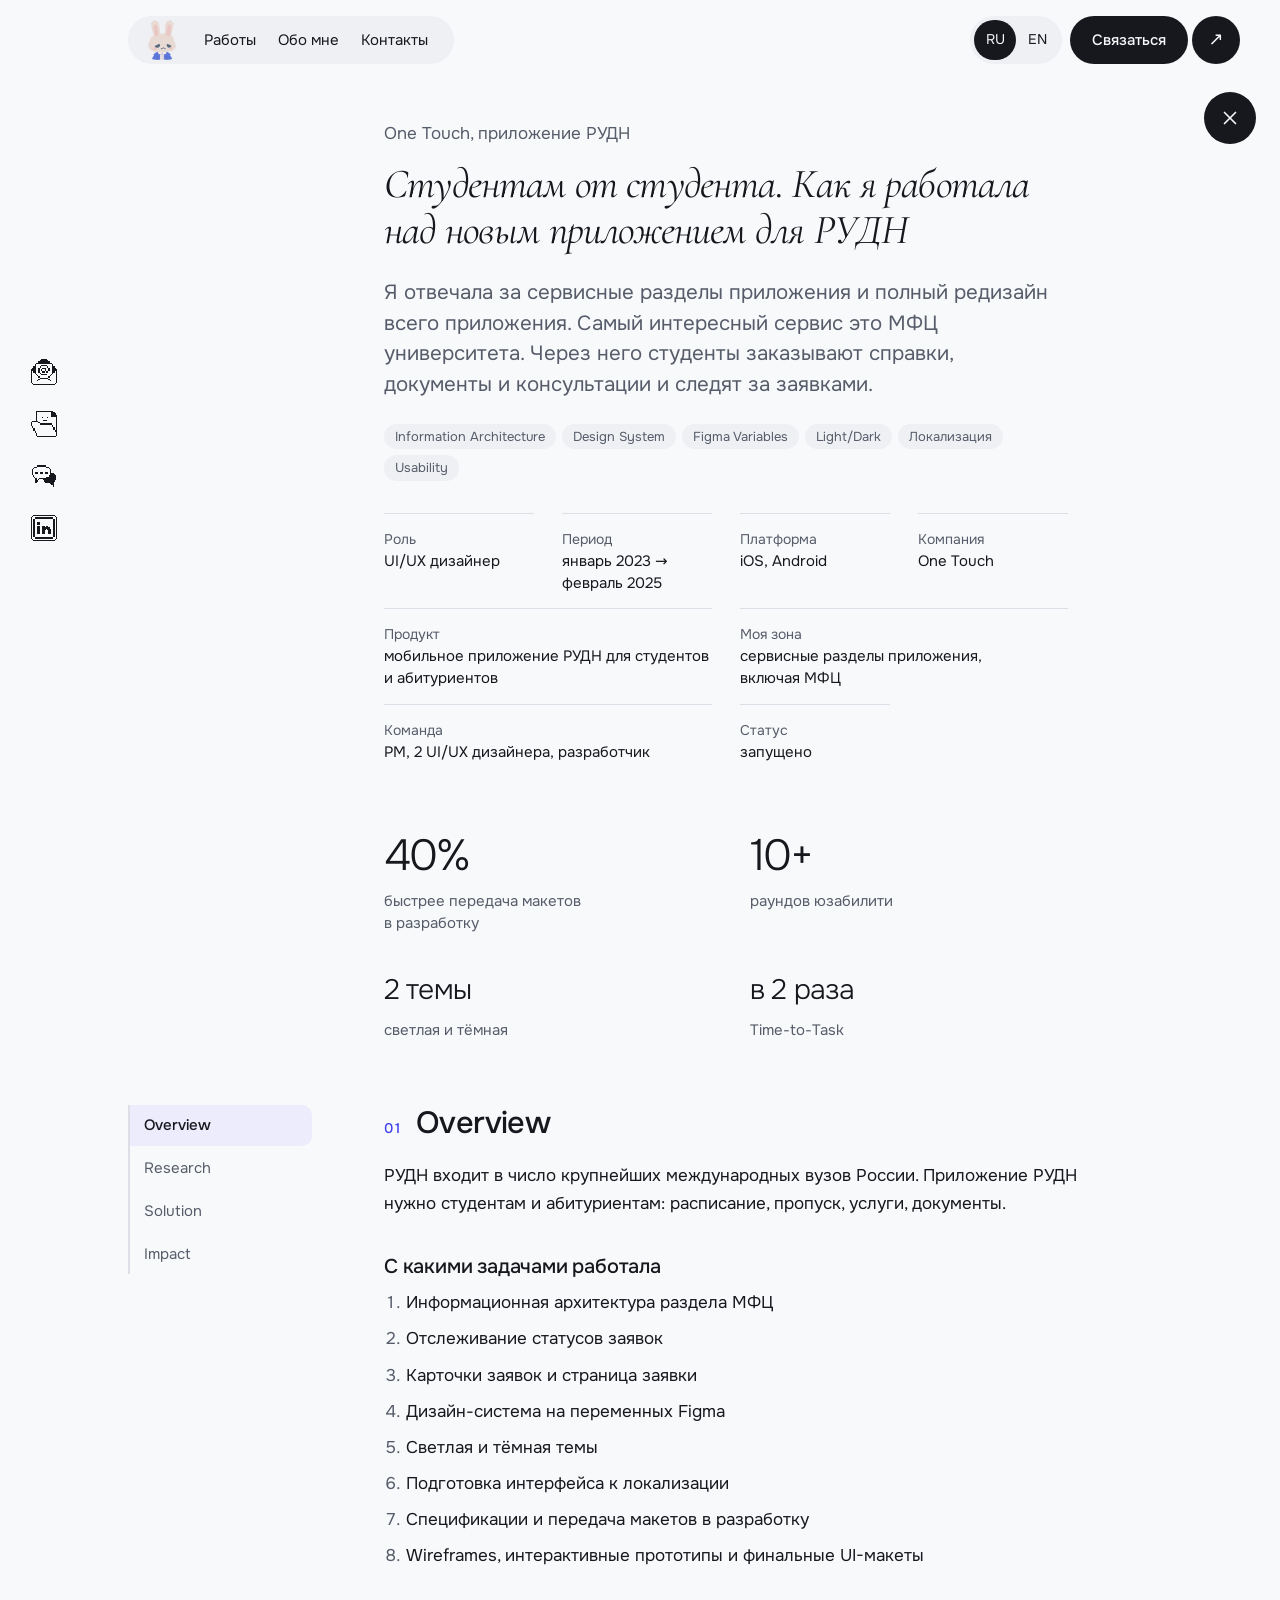
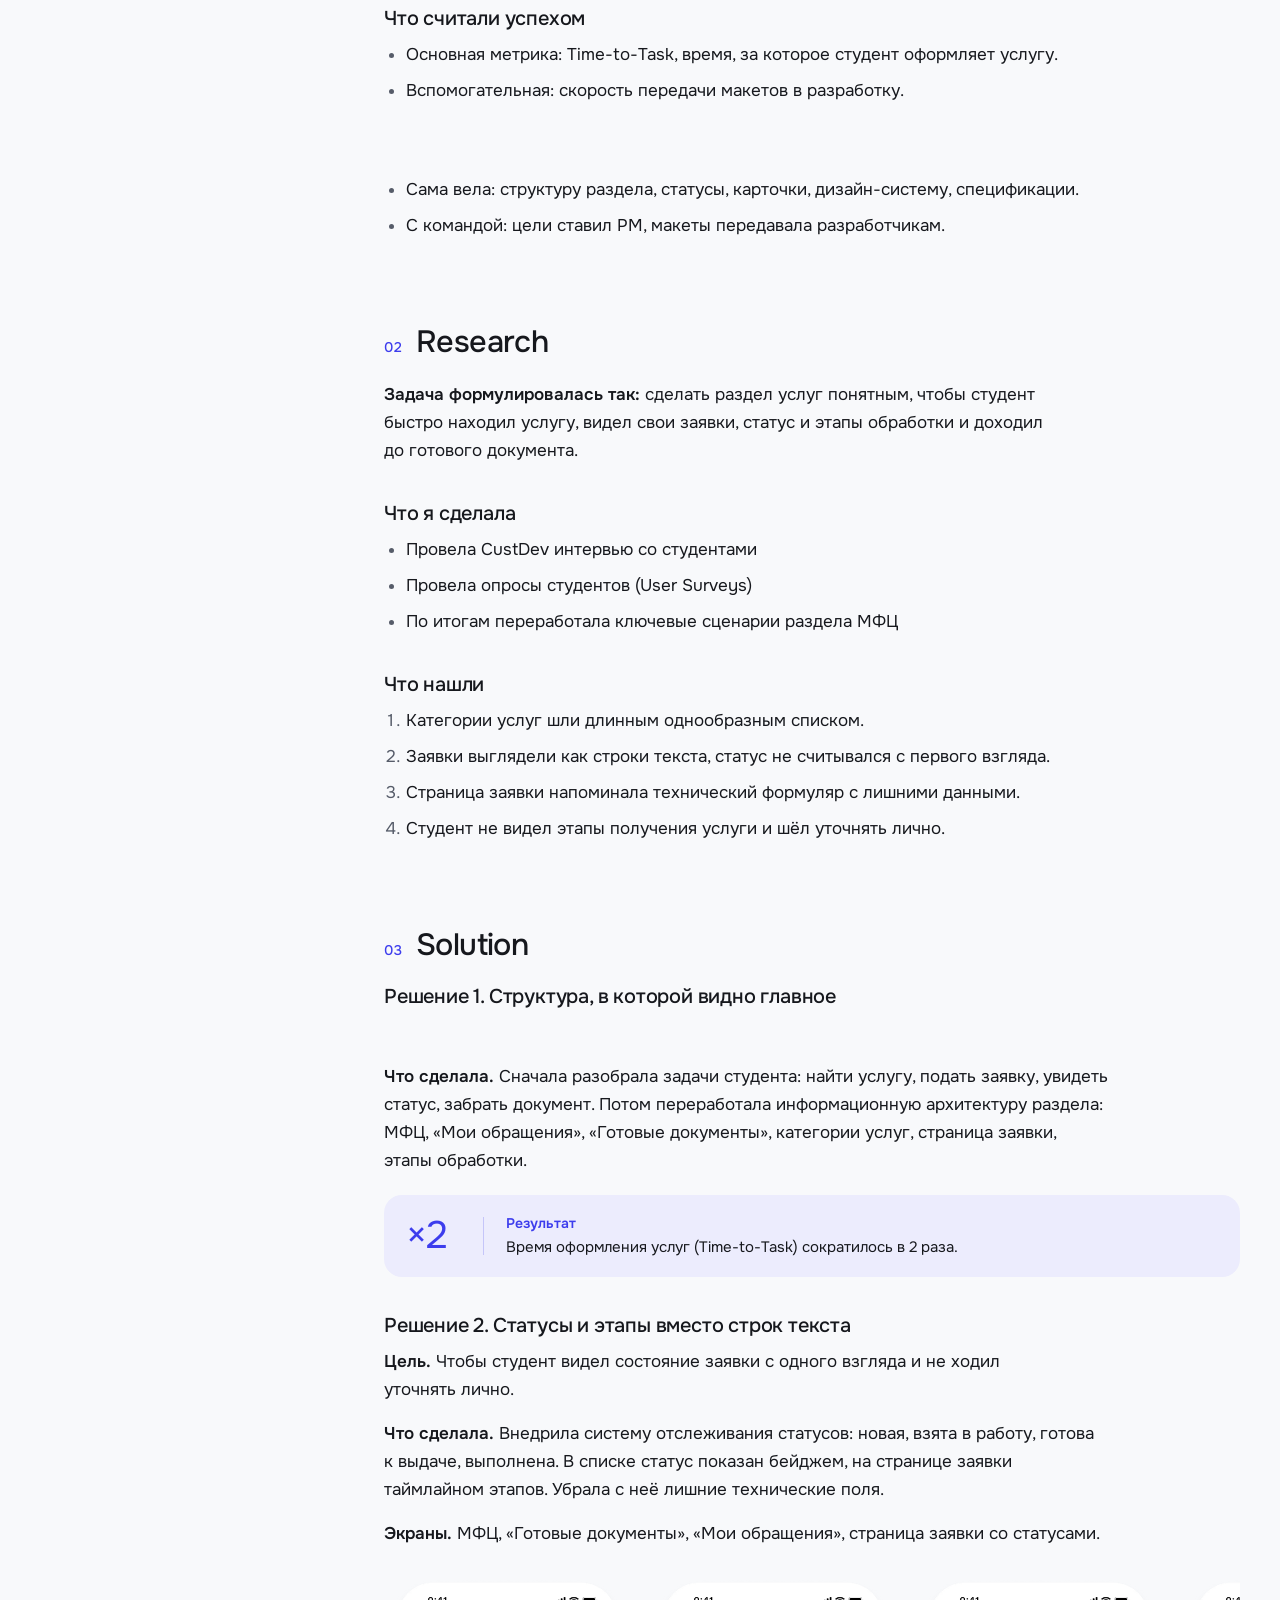
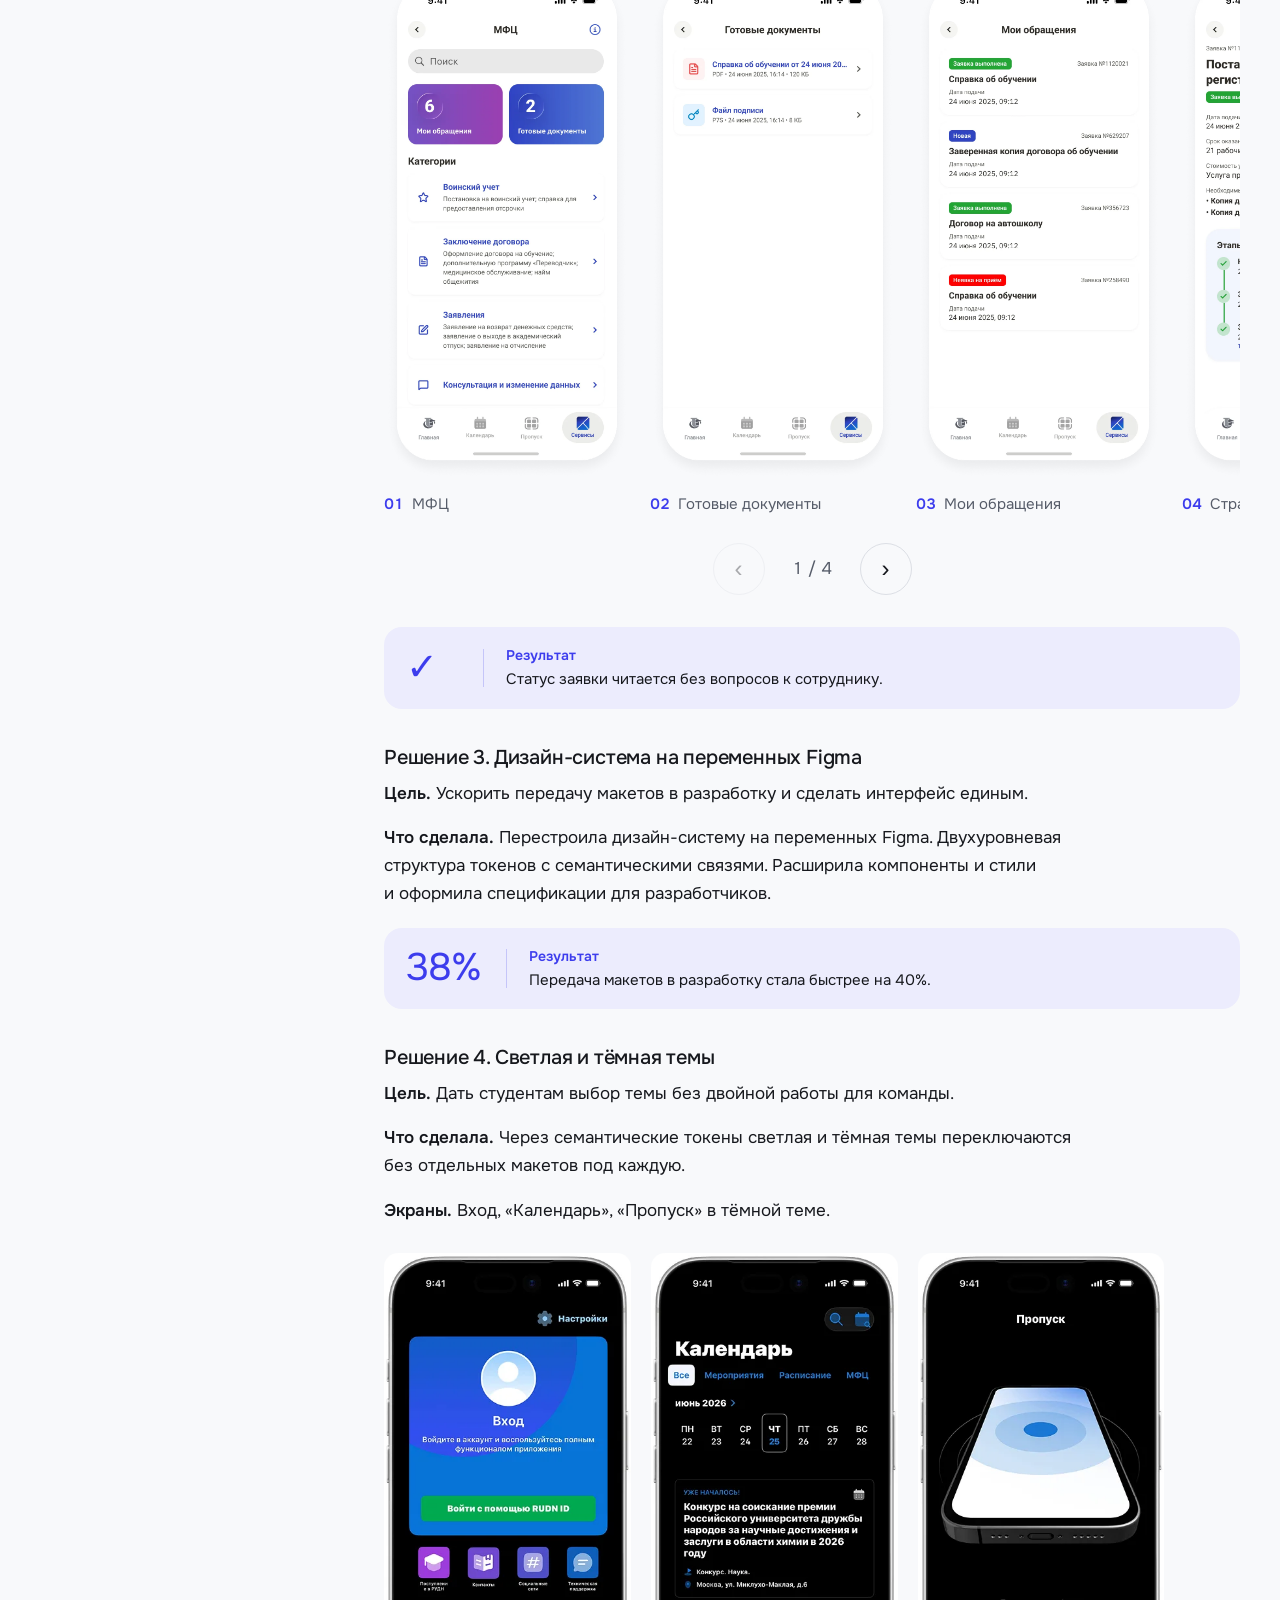
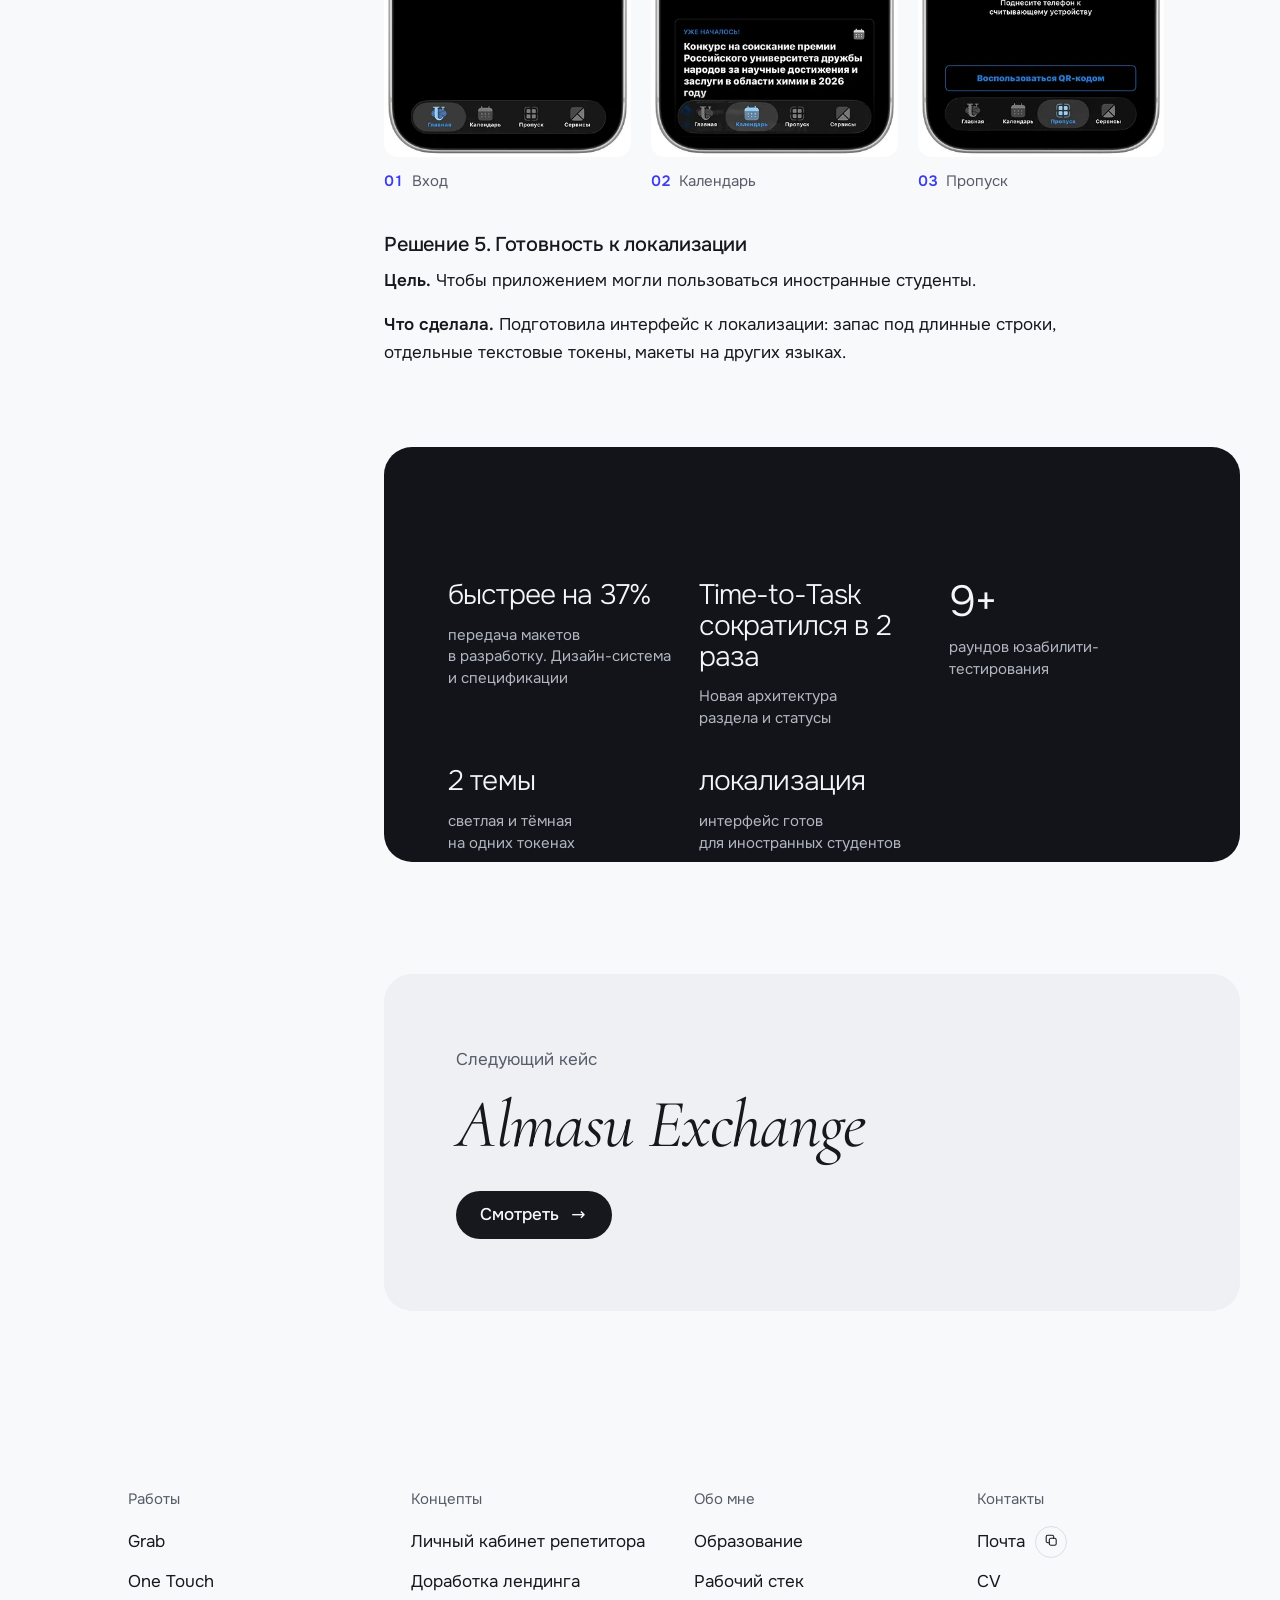
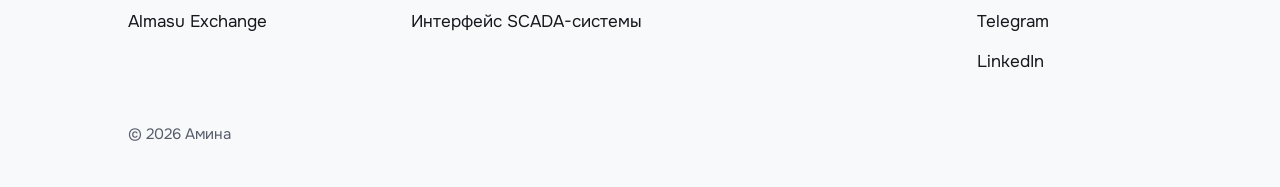
<file: cases/onetouch.html>
<!doctype html>
<html lang="ru">
<head>
<meta charset="utf-8">
<meta name="viewport" content="width=device-width, initial-scale=1">
<title data-i18n="titles.onetouch">One Touch, приложение РУДН. Кейс</title>
<meta name="description" content="Я отвечала за сервисные разделы приложения и полный редизайн всего приложения. Самый интересный сервис это МФЦ университета. Через него студенты заказывают справки, документы и консультации и следят за заявками.">
<meta name="theme-color" content="#f8f9fb">
<link rel="icon" type="image/png" sizes="32x32" href="../assets/icons/favicon-32.png">
<link rel="apple-touch-icon" href="../assets/icons/apple-touch-icon.png">
<link rel="preload" href="../assets/fonts/cormorant-cyrillic-wght-italic.woff2" as="font" type="font/woff2" crossorigin>
<link rel="preload" href="../assets/fonts/onest-cyrillic-wght-normal.woff2" as="font" type="font/woff2" crossorigin>
<link rel="stylesheet" href="../css/main.css">
<script type="module" src="../js/main.js"></script>
</head>
<body id="top" class="is-case">
<a class="skip-link" href="#main" data-i18n="ui.skip">Перейти к содержанию</a>
<aside class="quick-links" aria-label="Быстрые ссылки" data-i18n-aria="ui.quickLabel">
  <ul><li><a href="mailto:amzzdd@mail.ru"><svg class="icon-pixel" viewBox="0 0 32 32" shape-rendering="crispEdges" aria-hidden="true"><path d="M30.48 12.19V10.67H28.95V9.14H27.43V6.1H25.91V18.29H27.43V16.76H28.95V15.24H30.48V28.95H32V12.19H30.48Z"/><path d="M30.48 28.95H28.95V30.48H30.48V28.95Z"/><path d="M28.95 30.48H3.05V32H28.95V30.48Z"/><path d="M25.91 18.29H24.38V19.81H25.91V18.29Z"/><path d="M24.38 25.91H22.86V27.43H24.38V25.91Z"/><path d="M24.38 19.81H22.86V21.33H24.38V19.81Z"/><path d="M22.86 24.38H21.33V25.91H22.86V24.38Z"/><path d="M22.86 21.33H21.33V22.86H22.86V21.33Z"/><path d="M22.86 10.67H21.33V15.24H22.86V10.67Z"/><path d="M21.33 9.14H19.81V10.67H21.33V9.14Z"/><path d="M21.33 22.86H10.67V24.38H21.33V22.86Z"/><path d="M21.33 15.24H18.29V16.76H21.33V15.24Z"/><path d="M18.29 10.67H13.72V12.19H16.76V15.24H18.29V10.67Z"/><path d="M16.76 15.24H13.72V16.76H16.76V15.24Z"/><path d="M19.81 7.62H12.19V9.14H19.81V7.62Z"/><path d="M19.81 18.29H12.19V19.81H19.81V18.29Z"/><path d="M13.72 12.19H12.19V15.24H13.72V12.19Z"/><path d="M12.19 16.76H10.67V18.29H12.19V16.76Z"/><path d="M12.19 9.14H10.67V10.67H12.19V9.14Z"/><path d="M10.67 24.38H9.14V25.91H10.67V24.38Z"/><path d="M10.67 21.33H9.14V22.86H10.67V21.33Z"/><path d="M10.67 10.67H9.14V16.76H10.67V10.67Z"/><path d="M9.14 25.91H7.62V27.43H9.14V25.91Z"/><path d="M9.14 19.81H7.62V21.33H9.14V19.81Z"/><path d="M25.91 6.1V4.57H22.86V3.05H21.33V1.52H19.81V0H12.19V1.52H10.67V3.05H9.14V4.57H6.1V6.1H25.91Z"/><path d="M7.62 18.29H6.1V19.81H7.62V18.29Z"/><path d="M3.05 28.95H1.52V30.48H3.05V28.95Z"/><path d="M1.52 15.24H3.05V16.76H4.57V18.29H6.1V6.1H4.57V9.14H3.05V10.67H1.52V12.19H0V28.95H1.52V15.24Z"/></svg><span class="quick-tip" data-i18n="ui.tips.email">Написать на почту</span></a></li><li><a href="https://drive.google.com/file/d/1wvRj91TwyTB_j8liUvmT0LWW_SCFUZcr/view?usp=sharing" target="_blank" rel="noopener"><svg class="icon-pixel" viewBox="0 0 32 32" shape-rendering="crispEdges" aria-hidden="true"><path d="M30.472 3.045H28.952V1.525H27.432V-0.005H6.092V12.195H1.522V13.715H9.142V12.195H7.622V1.525H24.382V7.615H30.472V22.855H28.952V25.905H30.472V30.475H32.002V4.575H30.472V3.045Z"/><path d="M30.472 30.475H7.622V31.995H30.472V30.475Z"/><path d="M28.952 19.805H27.432V22.855H28.952V19.805Z"/><path d="M27.432 16.765H25.902V19.805H27.432V16.765Z"/><path d="M25.902 15.235H10.672V16.765H25.902V15.235Z"/><path d="M21.332 7.615H19.812V9.145H21.332V7.615Z"/><path d="M19.812 10.665H15.242V12.195H19.812V10.665Z"/><path d="M15.242 7.615H13.712V9.145H15.242V7.615Z"/><path d="M10.672 13.715H9.142V15.235H10.672V13.715Z"/><path d="M7.622 27.425H6.092V30.475H7.622V27.425Z"/><path d="M6.092 24.385H4.572V27.425H6.092V24.385Z"/><path d="M4.572 21.335H3.052V24.385H4.572V21.335Z"/><path d="M3.052 18.285H1.522V21.335H3.052V18.285Z"/><path d="M1.522 13.715H0.002V18.285H1.522V13.715Z"/></svg><span class="quick-tip" data-i18n="ui.tips.cv">Открыть CV</span></a></li><li><a href="https://t.me/yaazzdd" target="_blank" rel="noopener"><svg class="icon-pixel" viewBox="0 0 32 32" shape-rendering="crispEdges" aria-hidden="true"><path d="M22.1 15.24V16.76H19.05V18.29H9.91V19.81H14.48V21.33H16V22.86H17.53V24.38H23.62V25.9H25.15V27.43H26.67V28.95H28.19V22.86H29.72V21.33H31.24V15.24H29.72V13.71H28.19V12.19H25.15V7.62H23.62V15.24H22.1Z"/><path d="M23.62 6.09H22.1V7.62H23.62V6.09Z"/><path d="M20.57 10.67H17.53V13.71H20.57V10.67Z"/><path d="M22.1 4.57H19.05V6.09H22.1V4.57Z"/><path d="M14.48 10.67H11.43V13.71H14.48V10.67Z"/><path d="M9.91 19.81H8.38V21.33H9.91V19.81Z"/><path d="M19.05 3.05H6.86V4.57H19.05V3.05Z"/><path d="M6.86 18.29H5.34V24.38H6.86V22.86H8.38V21.33H6.86V18.29Z"/><path d="M8.38 10.67H5.34V13.71H8.38V10.67Z"/><path d="M6.86 4.57H3.81V6.09H6.86V4.57Z"/><path d="M5.34 16.76H3.81V18.29H5.34V16.76Z"/><path d="M3.81 15.24H2.29V16.76H3.81V15.24Z"/><path d="M3.81 6.09H2.29V7.62H3.81V6.09Z"/><path d="M2.29 7.62H0.76V15.24H2.29V7.62Z"/></svg><span class="quick-tip" data-i18n="ui.tips.telegram">Написать в Telegram</span></a></li><li><a href="https://www.linkedin.com/in/aminauxui" target="_blank" rel="noopener"><svg class="icon-pixel" viewBox="0 0 32 32" shape-rendering="crispEdges" aria-hidden="true"><path d="M32 3.05H30.47V28.95H32V3.05Z"/><path d="M30.47 28.95H28.95V30.48H30.47V28.95Z"/><path d="M30.47 1.52H28.95V3.05H30.47V1.52Z"/><path d="M28.95 4.57H27.42V27.43H28.95V4.57Z"/><path d="M28.95 30.48H3.04V32H28.95V30.48Z"/><path d="M27.42 27.43H4.57V28.95H27.42V27.43Z"/><path d="M22.85 15.24H21.33V13.71H18.28V15.24H16.76V13.71H13.71V22.86H16.76V18.29H18.28V16.76H19.81V18.29H21.33V22.86H24.38V16.76H22.85V15.24Z"/><path d="M10.66 13.71H7.61V22.86H10.66V13.71Z"/><path d="M10.66 9.14H7.61V12.19H10.66V9.14Z"/><path d="M27.42 3.05H4.57V4.57H27.42V3.05Z"/><path d="M28.95 0H3.04V1.52H28.95V0Z"/><path d="M4.57 4.57H3.04V27.43H4.57V4.57Z"/><path d="M3.04 28.95H1.52V30.48H3.04V28.95Z"/><path d="M3.04 1.52H1.52V3.05H3.04V1.52Z"/><path d="M1.52 3.05H0V28.95H1.52V3.05Z"/></svg><span class="quick-tip" data-i18n="ui.tips.linkedin">Открыть LinkedIn</span></a></li></ul>
</aside>
<div class="page">
<header class="site-header">
  <div class="nav-pill">
    <a class="brand" href="../index.html"><img src="../assets/images/bunny-nav.webp" alt="Портфолио" data-i18n-alt="ui.navBrand" width="111" height="160" decoding="async"></a>
    <nav aria-label="Основная навигация" data-i18n-aria="ui.navLabel">
      <ul><li><a href="../index.html#works" data-i18n="ui.nav.works">Работы</a></li><li><a href="../index.html#about" data-i18n="ui.nav.about">Обо мне</a></li><li><a href="#contacts" data-i18n="ui.nav.contacts">Контакты</a></li></ul>
    </nav>
  </div>
  
  <div class="header-actions">
    <div class="lang" role="group" aria-label="Язык сайта" data-i18n-aria="ui.langLabel">
      <button type="button" data-lang="ru" aria-pressed="true">RU</button>
      <button type="button" data-lang="en" aria-pressed="false">EN</button>
    </div>
    <a class="header-cta" href="https://t.me/yaazzdd" target="_blank" rel="noopener"><span class="header-cta-label" data-i18n="ui.cta">Связаться</span><span class="header-cta-arrow"><span class="arrow-roll arrow-roll--ne" data-arrow="↗" aria-hidden="true"></span></span></a>
  </div>
</header>
<p class="lang-notice" data-i18n="ui.translationPending" lang="en" hidden>English version: translation pending</p>
<main id="main" tabindex="-1">
<a class="case-close" href="../index.html#works" data-transition aria-label="Закрыть и вернуться к работам" data-i18n-aria="ui.closeCase"><svg viewBox="0 0 24 24" aria-hidden="true"><path d="M6 6l12 12M18 6 6 18"/></svg></a>
<article class="case">
  <header class="case-header">
    <p class="eyebrow" data-i18n="cases.onetouch.eyebrow">One Touch, приложение РУДН</p>
    <h1 data-i18n="cases.onetouch.title">Студентам от студента. Как я работала над новым приложением для РУДН</h1>
    <p class="case-lead" data-i18n="cases.onetouch.lead">Я отвечала за сервисные разделы приложения и полный редизайн всего приложения. Самый интересный сервис это МФЦ университета. Через него студенты заказывают справки, документы и консультации и следят за заявками.</p>
    <ul class="tags" aria-label="Теги" data-i18n-aria="ui.tagsLabel"><li data-i18n="cases.onetouch.tags.0">Information Architecture</li><li data-i18n="cases.onetouch.tags.1">Design System</li><li data-i18n="cases.onetouch.tags.2">Figma Variables</li><li data-i18n="cases.onetouch.tags.3">Light/Dark</li><li data-i18n="cases.onetouch.tags.4">Локализация</li><li data-i18n="cases.onetouch.tags.5">Usability</li></ul>
    <dl class="meta" aria-label="Детали проекта" data-i18n-aria="ui.metaLabel"><div><dt data-i18n="cases.onetouch.meta.0.label">Роль</dt><dd data-i18n="cases.onetouch.meta.0.value">UI/UX дизайнер</dd></div><div><dt data-i18n="cases.onetouch.meta.1.label">Период</dt><dd data-i18n="cases.onetouch.meta.1.value">январь 2023 → февраль 2025</dd></div><div><dt data-i18n="cases.onetouch.meta.2.label">Платформа</dt><dd data-i18n="cases.onetouch.meta.2.value">iOS, Android</dd></div><div><dt data-i18n="cases.onetouch.meta.3.label">Компания</dt><dd data-i18n="cases.onetouch.meta.3.value">One Touch</dd></div><div class="meta-wide"><dt data-i18n="cases.onetouch.meta.4.label">Продукт</dt><dd data-i18n="cases.onetouch.meta.4.value">мобильное приложение РУДН для студентов и абитуриентов</dd></div><div class="meta-wide"><dt data-i18n="cases.onetouch.meta.5.label">Моя зона</dt><dd data-i18n="cases.onetouch.meta.5.value">сервисные разделы приложения, включая МФЦ</dd></div><div class="meta-wide"><dt data-i18n="cases.onetouch.meta.6.label">Команда</dt><dd data-i18n="cases.onetouch.meta.6.value">PM, 2 UI/UX дизайнера, разработчик</dd></div><div><dt data-i18n="cases.onetouch.meta.7.label">Статус</dt><dd data-i18n="cases.onetouch.meta.7.value">запущено</dd></div></dl>
    <ul class="numbers"><li><span class="number-value" data-i18n="cases.onetouch.stats.0.value">40%</span><span class="number-label" data-i18n="cases.onetouch.stats.0.label">быстрее передача макетов в разработку</span></li><li><span class="number-value" data-i18n="cases.onetouch.stats.1.value">10+</span><span class="number-label" data-i18n="cases.onetouch.stats.1.label">раундов юзабилити</span></li><li><span class="number-value number-value--text" data-i18n="cases.onetouch.stats.2.value">2 темы</span><span class="number-label" data-i18n="cases.onetouch.stats.2.label">светлая и тёмная</span></li><li><span class="number-value number-value--text" data-i18n="cases.onetouch.stats.3.value">в 2 раза</span><span class="number-label" data-i18n="cases.onetouch.stats.3.label">Time-to-Task</span></li></ul>
  </header>
  <div class="case-layout">
    <nav class="case-nav" aria-label="Разделы кейса" data-i18n-aria="ui.caseNavLabel">
      <ul><li><a href="#overview" data-i18n="cases.onetouch.sections.0.title">Overview</a></li><li><a href="#research" data-i18n="cases.onetouch.sections.1.title">Research</a></li><li><a href="#solution" data-i18n="cases.onetouch.sections.2.title">Solution</a></li><li><a href="#impact" data-i18n="cases.onetouch.sections.3.title">Impact</a></li></ul>
    </nav>
    <div class="case-body">
      <section id="overview" class="case-section">
        <h2><span class="section-num">01</span> <span data-i18n="cases.onetouch.sections.0.title">Overview</span></h2>
        <p data-i18n="cases.onetouch.sections.0.blocks.0.text">РУДН входит в число крупнейших международных вузов России. Приложение РУДН нужно студентам и абитуриентам: расписание, пропуск, услуги, документы.</p>
<h3 data-i18n="cases.onetouch.sections.0.blocks.1.text">С какими задачами работала</h3>
<ol><li data-i18n="cases.onetouch.sections.0.blocks.2.items.0">Информационная архитектура раздела МФЦ</li><li data-i18n="cases.onetouch.sections.0.blocks.2.items.1">Отслеживание статусов заявок</li><li data-i18n="cases.onetouch.sections.0.blocks.2.items.2">Карточки заявок и страница заявки</li><li data-i18n="cases.onetouch.sections.0.blocks.2.items.3">Дизайн-система на переменных Figma</li><li data-i18n="cases.onetouch.sections.0.blocks.2.items.4">Светлая и тёмная темы</li><li data-i18n="cases.onetouch.sections.0.blocks.2.items.5">Подготовка интерфейса к локализации</li><li data-i18n="cases.onetouch.sections.0.blocks.2.items.6">Спецификации и передача макетов в разработку</li><li data-i18n="cases.onetouch.sections.0.blocks.2.items.7">Wireframes, интерактивные прототипы и финальные UI-макеты</li></ol>
<h3 data-i18n="cases.onetouch.sections.0.blocks.3.text">Что считали успехом</h3>
<ul><li data-i18n="cases.onetouch.sections.0.blocks.4.items.0">Основная метрика: Time-to-Task, время, за которое студент оформляет услугу.</li><li data-i18n="cases.onetouch.sections.0.blocks.4.items.1">Вспомогательная: скорость передачи макетов в разработку.</li></ul>
<h3 data-i18n="cases.onetouch.sections.0.blocks.5.text">Моя зона</h3>
<ul><li data-i18n="cases.onetouch.sections.0.blocks.6.items.0">Сама вела: структуру раздела, статусы, карточки, дизайн-систему, спецификации.</li><li data-i18n="cases.onetouch.sections.0.blocks.6.items.1">С командой: цели ставил PM, макеты передавала разработчикам.</li></ul>
      </section>
<section id="research" class="case-section">
        <h2><span class="section-num">02</span> <span data-i18n="cases.onetouch.sections.1.title">Research</span></h2>
        <p data-i18n="cases.onetouch.sections.1.blocks.0.text"><strong>Задача формулировалась так:</strong> сделать раздел услуг понятным, чтобы студент быстро находил услугу, видел свои заявки, статус и этапы обработки и доходил до готового документа.</p>
<h3 data-i18n="cases.onetouch.sections.1.blocks.1.text">Что я сделала</h3>
<ul><li data-i18n="cases.onetouch.sections.1.blocks.2.items.0">Провела CustDev интервью со студентами</li><li data-i18n="cases.onetouch.sections.1.blocks.2.items.1">Провела опросы студентов (User Surveys)</li><li data-i18n="cases.onetouch.sections.1.blocks.2.items.2">По итогам переработала ключевые сценарии раздела МФЦ</li></ul>
<h3 data-i18n="cases.onetouch.sections.1.blocks.3.text">Что нашли</h3>
<ol><li data-i18n="cases.onetouch.sections.1.blocks.4.items.0">Категории услуг шли длинным однообразным списком.</li><li data-i18n="cases.onetouch.sections.1.blocks.4.items.1">Заявки выглядели как строки текста, статус не считывался с первого взгляда.</li><li data-i18n="cases.onetouch.sections.1.blocks.4.items.2">Страница заявки напоминала технический формуляр с лишними данными.</li><li data-i18n="cases.onetouch.sections.1.blocks.4.items.3">Студент не видел этапы получения услуги и шёл уточнять лично.</li></ol>
      </section>
<section id="solution" class="case-section">
        <h2><span class="section-num">03</span> <span data-i18n="cases.onetouch.sections.2.title">Solution</span></h2>
        <h3 data-i18n="cases.onetouch.sections.2.blocks.0.text">Решение 1. Структура, в которой видно главное</h3>
<p data-i18n="cases.onetouch.sections.2.blocks.1.text"><strong>Цель.</strong> Сократить время, за которое студент находит услугу и оформляет заявку.</p>
<p data-i18n="cases.onetouch.sections.2.blocks.2.text"><strong>Что сделала.</strong> Сначала разобрала задачи студента: найти услугу, подать заявку, увидеть статус, забрать документ. Потом переработала информационную архитектуру раздела: МФЦ, «Мои обращения», «Готовые документы», категории услуг, страница заявки, этапы обработки.</p>
<aside class="result">
  <p class="result-value" data-i18n="cases.onetouch.sections.2.blocks.3.value">×2</p>
  <div class="result-body"><p class="result-label" data-i18n="ui.result">Результат</p><p data-i18n="cases.onetouch.sections.2.blocks.3.text">Время оформления услуг (Time-to-Task) сократилось в 2 раза.</p></div>
</aside>
<h3 data-i18n="cases.onetouch.sections.2.blocks.4.text">Решение 2. Статусы и этапы вместо строк текста</h3>
<p data-i18n="cases.onetouch.sections.2.blocks.5.text"><strong>Цель.</strong> Чтобы студент видел состояние заявки с одного взгляда и не ходил уточнять лично.</p>
<p data-i18n="cases.onetouch.sections.2.blocks.6.text"><strong>Что сделала.</strong> Внедрила систему отслеживания статусов: новая, взята в работу, готова к выдаче, выполнена. В списке статус показан бейджем, на странице заявки таймлайном этапов. Убрала с неё лишние технические поля.</p>
<p data-i18n="cases.onetouch.sections.2.blocks.7.text"><strong>Экраны.</strong> МФЦ, «Готовые документы», «Мои обращения», страница заявки со статусами.</p>
<div class="carousel media-panel" data-carousel>
  <div class="carousel-track" tabindex="0" role="region" aria-label="Экраны" data-i18n-aria="ui.screensLabel"><figure class="slide"><button type="button" class="slide-zoom" data-zoom aria-label="Открыть крупно" data-i18n-aria="ui.zoom"><img src="../assets/images/onetouch/process-1-mfc.webp" alt="Экран МФЦ с категориями услуг" data-i18n-alt="cases.onetouch.sections.2.blocks.8.items.0.alt" width="900" height="1844" decoding="async" loading="lazy"><span class="slide-zoom-icon"><svg viewBox="0 0 24 24" aria-hidden="true"><circle cx="11" cy="11" r="6.5"/><path d="m16 16 4.5 4.5M11 8v6M8 11h6"/></svg></span></button><figcaption><span class="slide-num">01</span> <span data-i18n="cases.onetouch.sections.2.blocks.8.items.0.caption">МФЦ</span></figcaption></figure><figure class="slide"><button type="button" class="slide-zoom" data-zoom aria-label="Открыть крупно" data-i18n-aria="ui.zoom"><img src="../assets/images/onetouch/process-2-documents.webp" alt="Экран Готовые документы" data-i18n-alt="cases.onetouch.sections.2.blocks.8.items.1.alt" width="900" height="1844" decoding="async" loading="lazy"><span class="slide-zoom-icon"><svg viewBox="0 0 24 24" aria-hidden="true"><circle cx="11" cy="11" r="6.5"/><path d="m16 16 4.5 4.5M11 8v6M8 11h6"/></svg></span></button><figcaption><span class="slide-num">02</span> <span data-i18n="cases.onetouch.sections.2.blocks.8.items.1.caption">Готовые документы</span></figcaption></figure><figure class="slide"><button type="button" class="slide-zoom" data-zoom aria-label="Открыть крупно" data-i18n-aria="ui.zoom"><img src="../assets/images/onetouch/process-3-requests.webp" alt="Экран Мои обращения со статусами заявок" data-i18n-alt="cases.onetouch.sections.2.blocks.8.items.2.alt" width="900" height="1844" decoding="async" loading="lazy"><span class="slide-zoom-icon"><svg viewBox="0 0 24 24" aria-hidden="true"><circle cx="11" cy="11" r="6.5"/><path d="m16 16 4.5 4.5M11 8v6M8 11h6"/></svg></span></button><figcaption><span class="slide-num">03</span> <span data-i18n="cases.onetouch.sections.2.blocks.8.items.2.caption">Мои обращения</span></figcaption></figure><figure class="slide"><button type="button" class="slide-zoom" data-zoom aria-label="Открыть крупно" data-i18n-aria="ui.zoom"><img src="../assets/images/onetouch/process-4-detail.webp" alt="Страница заявки с таймлайном этапов" data-i18n-alt="cases.onetouch.sections.2.blocks.8.items.3.alt" width="900" height="1844" decoding="async" loading="lazy"><span class="slide-zoom-icon"><svg viewBox="0 0 24 24" aria-hidden="true"><circle cx="11" cy="11" r="6.5"/><path d="m16 16 4.5 4.5M11 8v6M8 11h6"/></svg></span></button><figcaption><span class="slide-num">04</span> <span data-i18n="cases.onetouch.sections.2.blocks.8.items.3.caption">Страница заявки</span></figcaption></figure></div>
  <div class="carousel-controls">
    <button type="button" class="carousel-btn" data-dir="-1" aria-label="Предыдущий экран" data-i18n-aria="ui.prev"><span aria-hidden="true">‹</span></button>
    <span class="carousel-counter" aria-live="polite">1 / 4</span>
    <button type="button" class="carousel-btn" data-dir="1" aria-label="Следующий экран" data-i18n-aria="ui.next"><span aria-hidden="true">›</span></button>
  </div>
</div>
<aside class="result">
  <p class="result-value" data-i18n="cases.onetouch.sections.2.blocks.9.value">✓</p>
  <div class="result-body"><p class="result-label" data-i18n="ui.result">Результат</p><p data-i18n="cases.onetouch.sections.2.blocks.9.text">Статус заявки читается без вопросов к сотруднику.</p></div>
</aside>
<h3 data-i18n="cases.onetouch.sections.2.blocks.10.text">Решение 3. Дизайн-система на переменных Figma</h3>
<p data-i18n="cases.onetouch.sections.2.blocks.11.text"><strong>Цель.</strong> Ускорить передачу макетов в разработку и сделать интерфейс единым.</p>
<p data-i18n="cases.onetouch.sections.2.blocks.12.text"><strong>Что сделала.</strong> Перестроила дизайн-систему на переменных Figma. Двухуровневая структура токенов с семантическими связями. Расширила компоненты и стили и оформила спецификации для разработчиков.</p>
<aside class="result">
  <p class="result-value" data-i18n="cases.onetouch.sections.2.blocks.13.value">40%</p>
  <div class="result-body"><p class="result-label" data-i18n="ui.result">Результат</p><p data-i18n="cases.onetouch.sections.2.blocks.13.text">Передача макетов в разработку стала быстрее на 40%.</p></div>
</aside>
<h3 data-i18n="cases.onetouch.sections.2.blocks.14.text">Решение 4. Светлая и тёмная темы</h3>
<p data-i18n="cases.onetouch.sections.2.blocks.15.text"><strong>Цель.</strong> Дать студентам выбор темы без двойной работы для команды.</p>
<p data-i18n="cases.onetouch.sections.2.blocks.16.text"><strong>Что сделала.</strong> Через семантические токены светлая и тёмная темы переключаются без отдельных макетов под каждую.</p>
<p data-i18n="cases.onetouch.sections.2.blocks.17.text"><strong>Экраны.</strong> Вход, «Календарь», «Пропуск» в тёмной теме.</p>
<div class="carousel media-panel" data-carousel>
  <div class="carousel-track" tabindex="0" role="region" aria-label="Экраны" data-i18n-aria="ui.screensLabel"><figure class="slide"><button type="button" class="slide-zoom" data-zoom aria-label="Открыть крупно" data-i18n-aria="ui.zoom"><img src="../assets/images/onetouch/theme-61-login.webp" alt="Экран входа в тёмной теме" data-i18n-alt="cases.onetouch.sections.2.blocks.18.items.0.alt" width="378" height="772" decoding="async" loading="lazy"><span class="slide-zoom-icon"><svg viewBox="0 0 24 24" aria-hidden="true"><circle cx="11" cy="11" r="6.5"/><path d="m16 16 4.5 4.5M11 8v6M8 11h6"/></svg></span></button><figcaption><span class="slide-num">01</span> <span data-i18n="cases.onetouch.sections.2.blocks.18.items.0.caption">Вход</span></figcaption></figure><figure class="slide"><button type="button" class="slide-zoom" data-zoom aria-label="Открыть крупно" data-i18n-aria="ui.zoom"><img src="../assets/images/onetouch/theme-66-calendar.webp" alt="Экран Календарь в тёмной теме" data-i18n-alt="cases.onetouch.sections.2.blocks.18.items.1.alt" width="378" height="772" decoding="async" loading="lazy"><span class="slide-zoom-icon"><svg viewBox="0 0 24 24" aria-hidden="true"><circle cx="11" cy="11" r="6.5"/><path d="m16 16 4.5 4.5M11 8v6M8 11h6"/></svg></span></button><figcaption><span class="slide-num">02</span> <span data-i18n="cases.onetouch.sections.2.blocks.18.items.1.caption">Календарь</span></figcaption></figure><figure class="slide"><button type="button" class="slide-zoom" data-zoom aria-label="Открыть крупно" data-i18n-aria="ui.zoom"><img src="../assets/images/onetouch/theme-65-pass.webp" alt="Экран Пропуск в тёмной теме" data-i18n-alt="cases.onetouch.sections.2.blocks.18.items.2.alt" width="378" height="772" decoding="async" loading="lazy"><span class="slide-zoom-icon"><svg viewBox="0 0 24 24" aria-hidden="true"><circle cx="11" cy="11" r="6.5"/><path d="m16 16 4.5 4.5M11 8v6M8 11h6"/></svg></span></button><figcaption><span class="slide-num">03</span> <span data-i18n="cases.onetouch.sections.2.blocks.18.items.2.caption">Пропуск</span></figcaption></figure></div>
  <div class="carousel-controls">
    <button type="button" class="carousel-btn" data-dir="-1" aria-label="Предыдущий экран" data-i18n-aria="ui.prev"><span aria-hidden="true">‹</span></button>
    <span class="carousel-counter" aria-live="polite">1 / 3</span>
    <button type="button" class="carousel-btn" data-dir="1" aria-label="Следующий экран" data-i18n-aria="ui.next"><span aria-hidden="true">›</span></button>
  </div>
</div>
<h3 data-i18n="cases.onetouch.sections.2.blocks.19.text">Решение 5. Готовность к локализации</h3>
<p data-i18n="cases.onetouch.sections.2.blocks.20.text"><strong>Цель.</strong> Чтобы приложением могли пользоваться иностранные студенты.</p>
<p data-i18n="cases.onetouch.sections.2.blocks.21.text"><strong>Что сделала.</strong> Подготовила интерфейс к локализации: запас под длинные строки, отдельные текстовые токены, макеты на других языках.</p>
      </section>
<section id="impact" class="case-section case-section--impact">
        <h2><span class="section-num">04</span> <span data-i18n="cases.onetouch.sections.3.title">Impact</span></h2>
        <ul class="numbers numbers--dark"><li><span class="number-value number-value--text" data-i18n="cases.onetouch.sections.3.blocks.0.items.0.value">быстрее на 40%</span><span class="number-label" data-i18n="cases.onetouch.sections.3.blocks.0.items.0.label">передача макетов в разработку. Дизайн-система и спецификации</span></li><li><span class="number-value number-value--text" data-i18n="cases.onetouch.sections.3.blocks.0.items.1.value">Time-to-Task сократился в 2 раза</span><span class="number-label" data-i18n="cases.onetouch.sections.3.blocks.0.items.1.label">Новая архитектура раздела и статусы</span></li><li><span class="number-value" data-i18n="cases.onetouch.sections.3.blocks.0.items.2.value">10+</span><span class="number-label" data-i18n="cases.onetouch.sections.3.blocks.0.items.2.label">раундов юзабилити-тестирования</span></li><li><span class="number-value number-value--text" data-i18n="cases.onetouch.sections.3.blocks.0.items.3.value">2 темы</span><span class="number-label" data-i18n="cases.onetouch.sections.3.blocks.0.items.3.label">светлая и тёмная на одних токенах</span></li><li><span class="number-value number-value--text" data-i18n="cases.onetouch.sections.3.blocks.0.items.4.value">локализация</span><span class="number-label" data-i18n="cases.onetouch.sections.3.blocks.0.items.4.label">интерфейс готов для иностранных студентов</span></li></ul>
      </section>
    </div>
  </div>
  <nav class="next-case" aria-label="Следующий кейс" data-i18n-aria="ui.nextCase">
    <p class="eyebrow" data-i18n="cases.onetouch.next.label">Следующий кейс</p>
    <p class="next-title" data-i18n="cases.onetouch.next.title">Almasu Exchange</p>
    <a class="button" href="../works/almasu.html" data-transition><span data-i18n="cases.onetouch.next.cta">Смотреть</span> <span class="arrow-roll arrow-roll--e" data-arrow="→" aria-hidden="true"></span></a>
  </nav>
</article>
<dialog class="lightbox" aria-label="Открыть крупно" data-i18n-aria="ui.zoom">
  <div class="lightbox-stage"></div>
  <p class="lightbox-caption"></p>
  <button type="button" class="lightbox-close" aria-label="Закрыть" data-i18n-aria="ui.close"><svg viewBox="0 0 24 24" aria-hidden="true"><path d="M6 6l12 12M18 6 6 18"/></svg></button>
  <div class="lightbox-bar">
    <button type="button" class="lightbox-zoom" data-step="-1" aria-label="Уменьшить" data-i18n-aria="ui.zoomOut"><svg viewBox="0 0 24 24" aria-hidden="true"><path d="M6 12h12"/></svg></button>
    <input type="range" class="lightbox-range" min="100" max="300" step="5" value="100" aria-label="Масштаб" data-i18n-aria="ui.zoomLevel">
    <button type="button" class="lightbox-zoom" data-step="1" aria-label="Увеличить" data-i18n-aria="ui.zoomIn"><svg viewBox="0 0 24 24" aria-hidden="true"><path d="M6 12h12M12 6v12"/></svg></button>
    <output class="lightbox-value">100%</output>
  </div>
</dialog>
</main>
<footer class="site-footer">
  <nav class="footer-columns" aria-label="Навигация в футере" data-i18n-aria="ui.footerLabel">
    <div>
      <h2 data-i18n="ui.footer.works">Работы</h2>
      <ul><li><a href="../cases/grab.html" data-i18n="ui.footer.grab">Grab</a></li><li><a href="../cases/onetouch.html" data-i18n="ui.footer.onetouch">One Touch</a></li><li><a href="../works/almasu.html" data-i18n="ui.footer.almasu">Almasu Exchange</a></li></ul>
    </div>
    <div>
      <h2 data-i18n="ui.footer.concepts">Концепты</h2>
      <ul><li><a href="../works/concept-tutor.html" data-i18n="ui.footer.tutor">Личный кабинет репетитора</a></li><li><a href="../works/concept-landing.html" data-i18n="ui.footer.landing">Доработка лендинга</a></li><li><a href="../works/concept-scada.html" data-i18n="ui.footer.scada">Интерфейс SCADA-системы</a></li></ul>
    </div>
    <div>
      <h2 data-i18n="ui.footer.about">Обо мне</h2>
      <ul><li><a href="../index.html#education" data-i18n="ui.footer.education">Образование</a></li><li><a href="../index.html#stack" data-i18n="ui.footer.stack">Рабочий стек</a></li></ul>
    </div>
    <div id="contacts">
      <h2 data-i18n="ui.footer.contacts">Контакты</h2>
      <ul><li><a href="mailto:amzzdd@mail.ru" data-i18n="ui.links.email">Почта</a><button type="button" class="copy-btn" data-copy="amzzdd@mail.ru" aria-label="Скопировать" data-i18n-aria="ui.copy" data-copied="Скопировано"><span class="copy-icon"><svg viewBox="0 0 24 24" aria-hidden="true"><rect x="8.5" y="8.5" width="11" height="11" rx="2.5"/><path d="M15.5 8.5V6a2.5 2.5 0 0 0-2.5-2.5H6A2.5 2.5 0 0 0 3.5 6v7A2.5 2.5 0 0 0 6 15.5h2.5"/></svg></span><span class="copy-done"><svg viewBox="0 0 24 24" aria-hidden="true"><path d="m5 12.5 4.5 4.5L19 7.5"/></svg></span></button></li><li><a href="https://drive.google.com/file/d/1wvRj91TwyTB_j8liUvmT0LWW_SCFUZcr/view?usp=sharing" target="_blank" rel="noopener" data-i18n="ui.links.cv">CV</a></li><li><a href="https://t.me/yaazzdd" target="_blank" rel="noopener" data-i18n="ui.links.telegram">Telegram</a></li><li><a href="https://www.linkedin.com/in/aminauxui" target="_blank" rel="noopener" data-i18n="ui.links.linkedin">LinkedIn</a></li></ul>
    </div>
  </nav>
  <p class="copyright" data-i18n="ui.copyright">© 2026 Амина</p>
</footer>
</div>
<a class="to-top" href="#top" aria-label="Наверх" data-i18n-aria="ui.toTop"><span class="arrow-roll arrow-roll--up" data-arrow="↑" aria-hidden="true"></span></a>
</body>
</html>
</file>
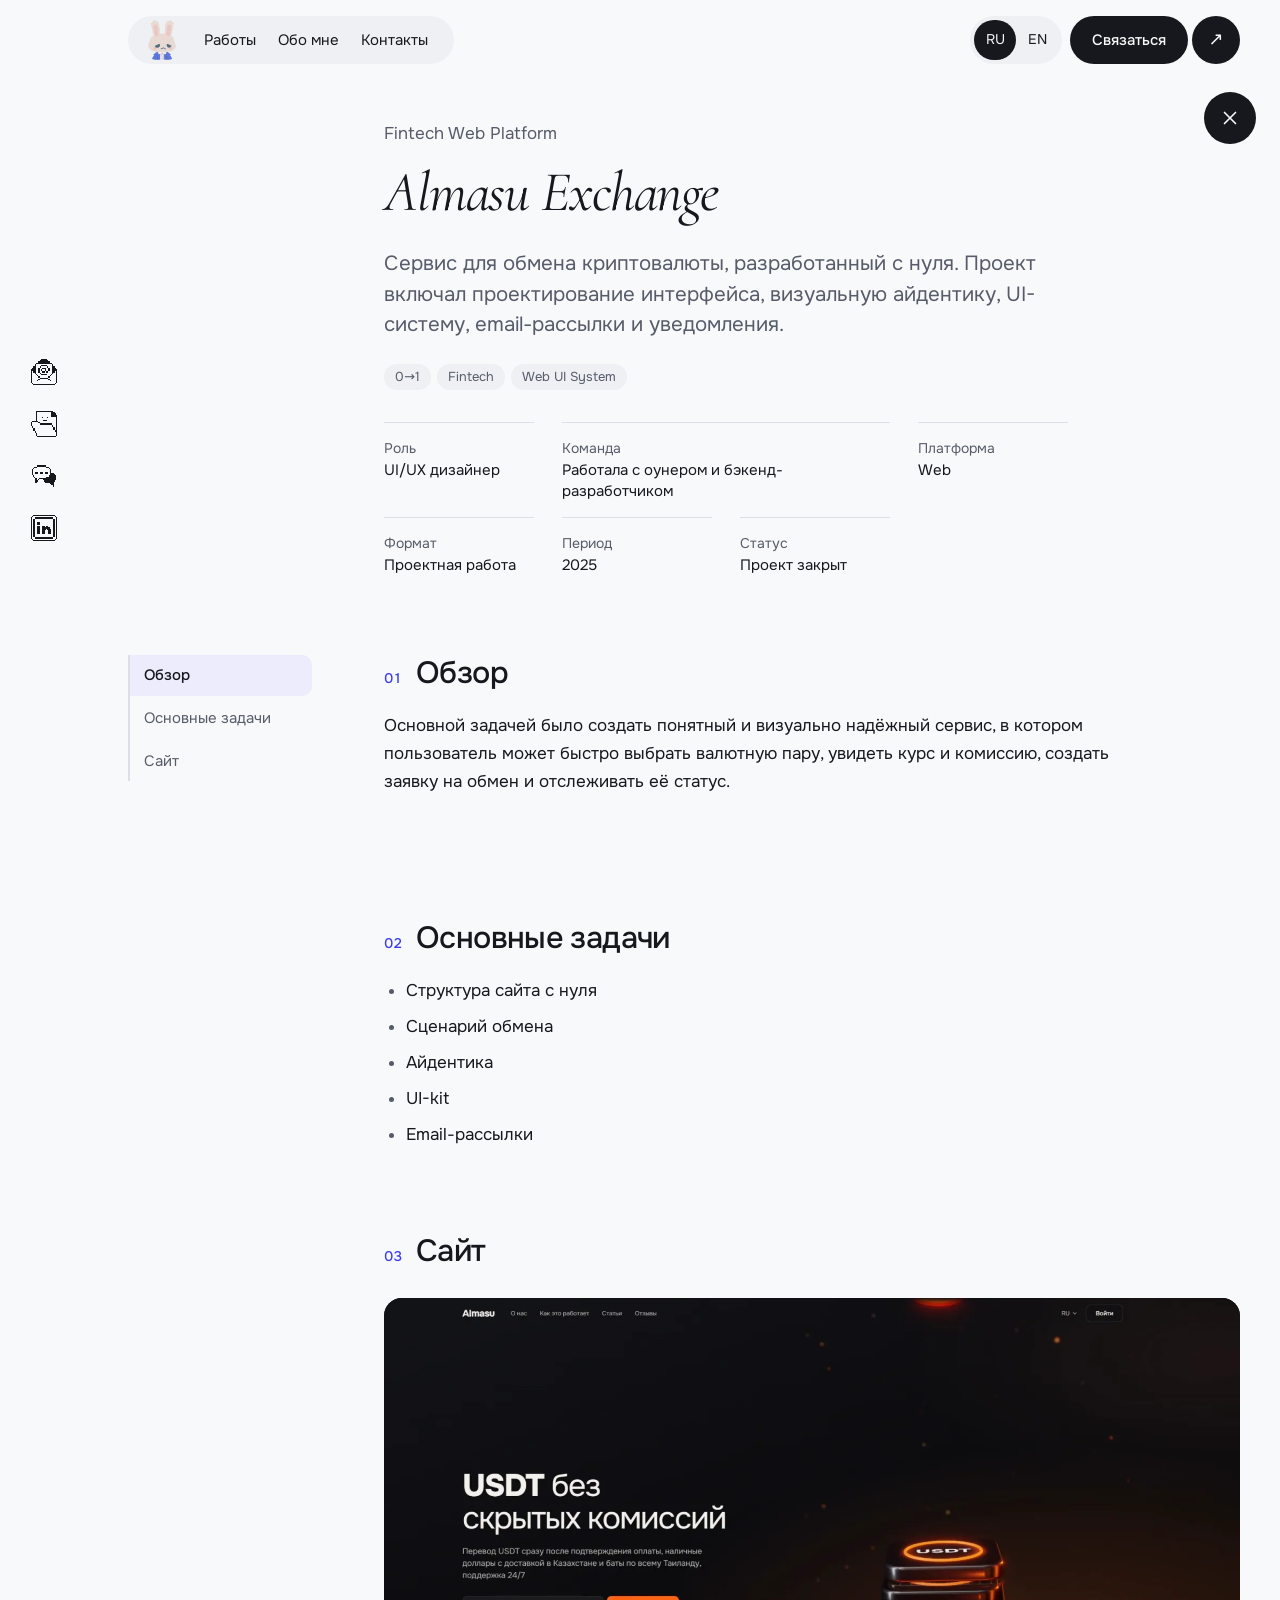
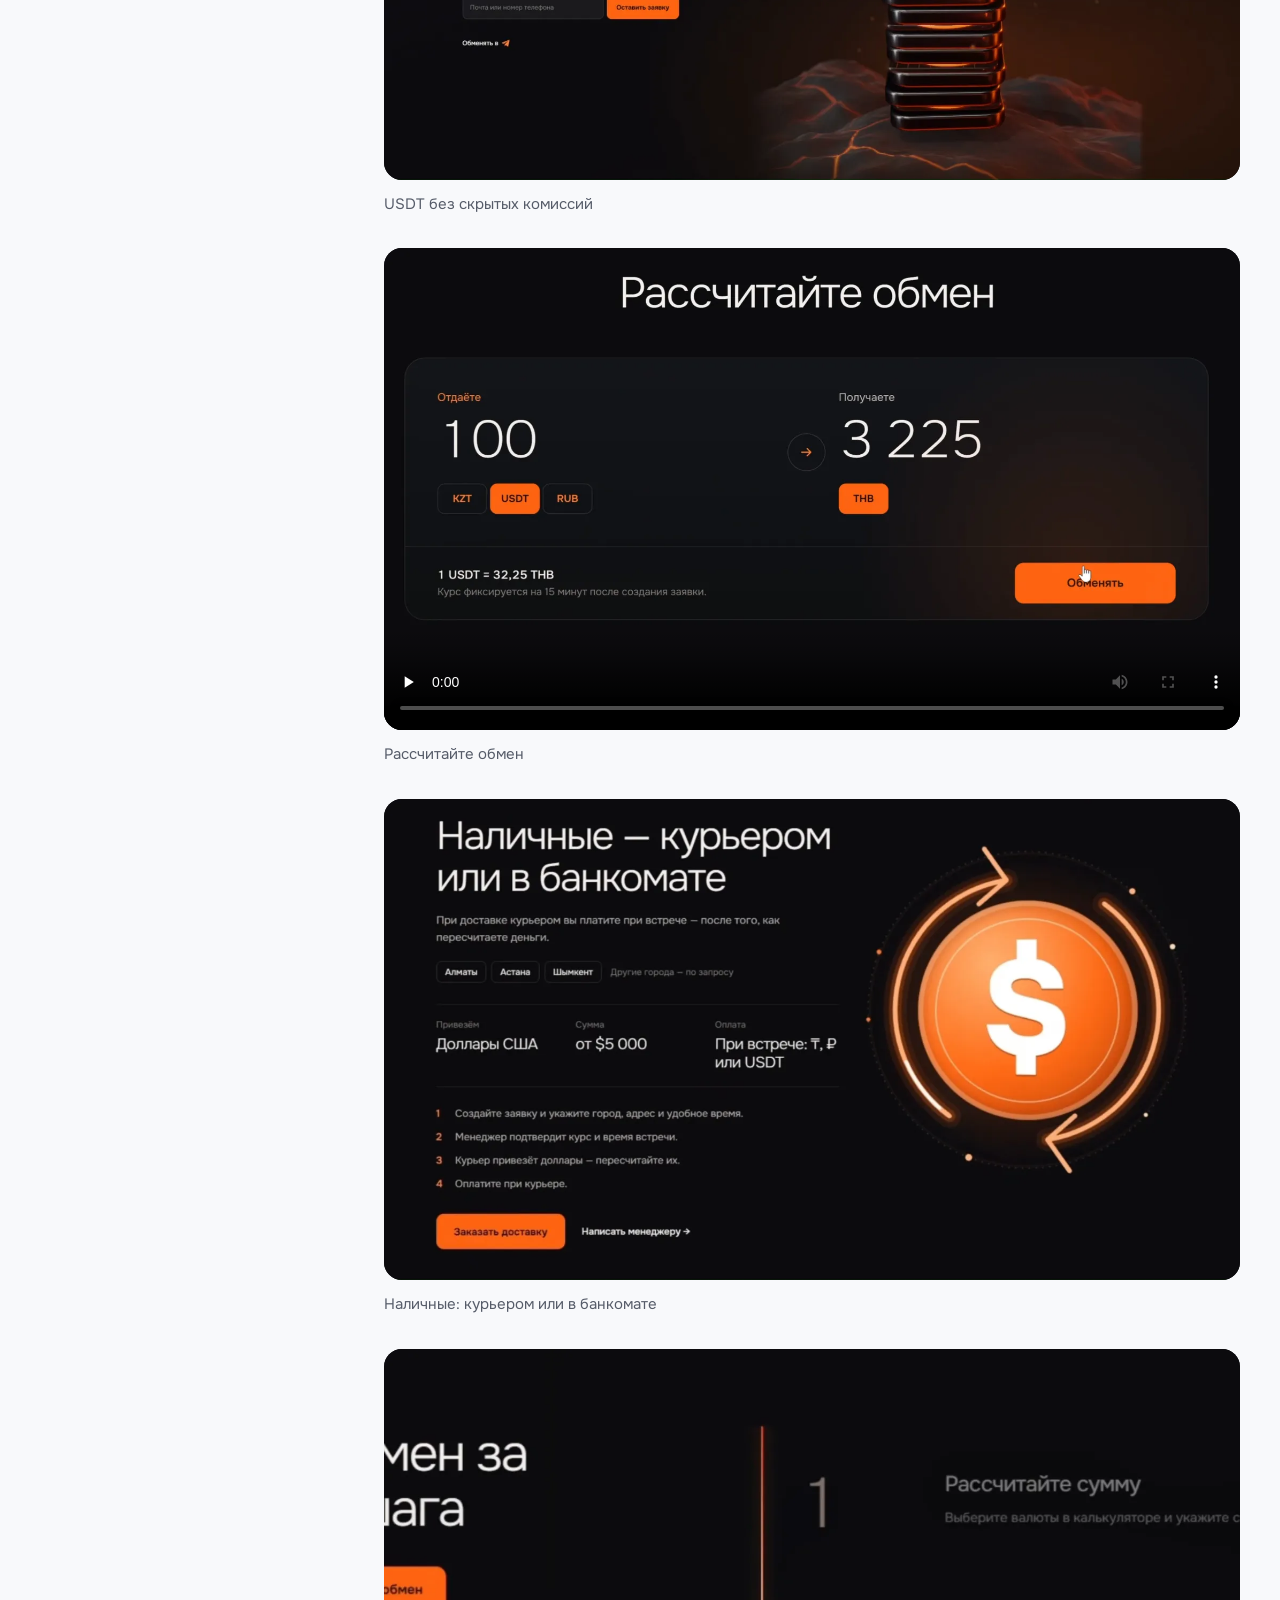
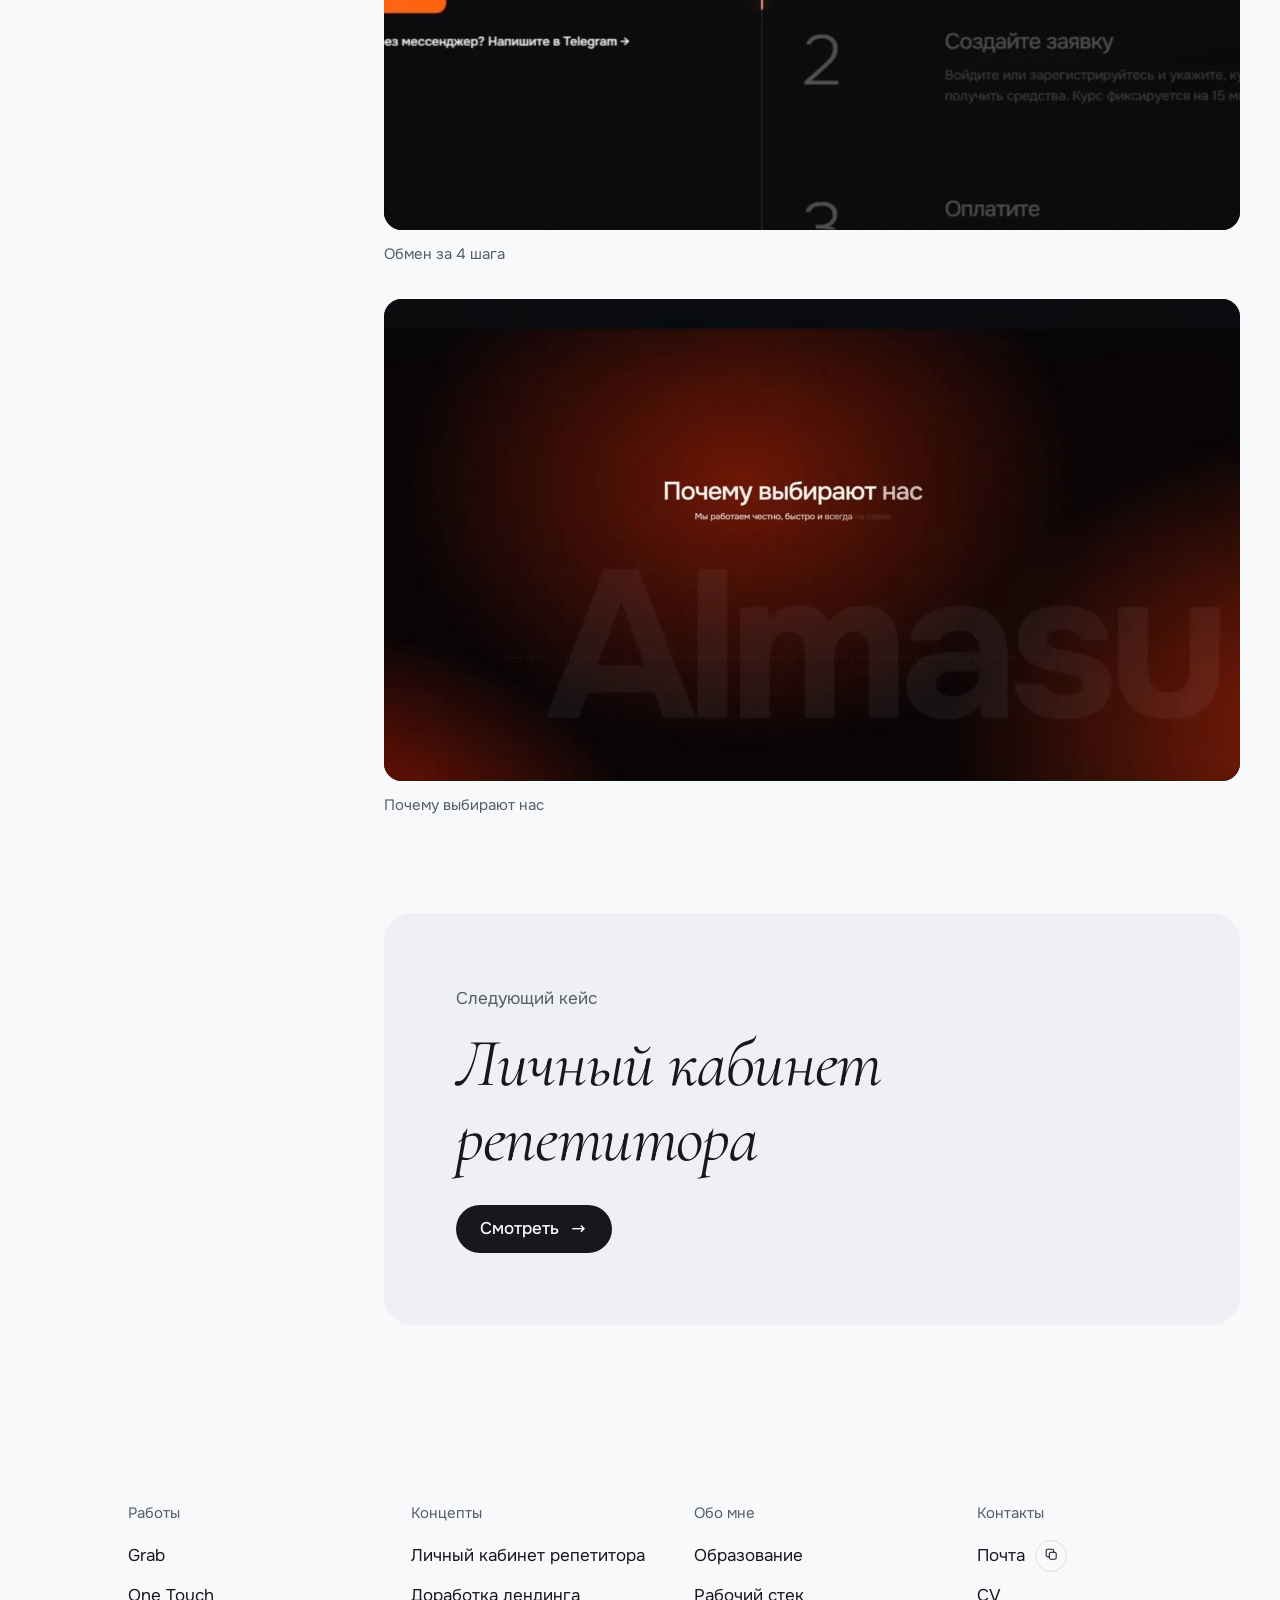
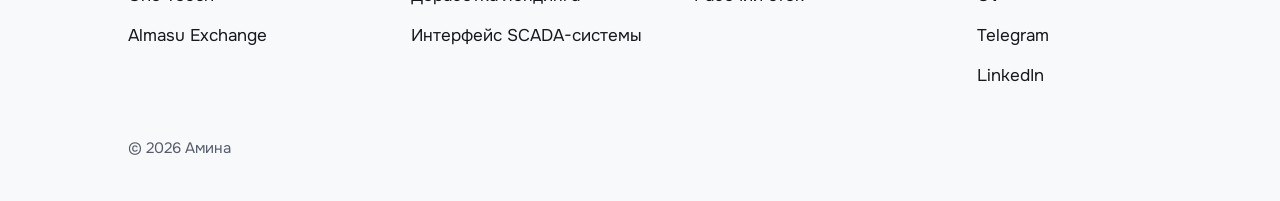
<file: works/almasu.html>
<!doctype html>
<html lang="ru">
<head>
<meta charset="utf-8">
<meta name="viewport" content="width=device-width, initial-scale=1">
<title data-i18n="titles.almasu">Almasu Exchange</title>
<meta name="description" content="Сервис для обмена криптовалюты, разработанный с нуля. Проект включал проектирование интерфейса, визуальную айдентику, UI-систему, email-рассылки и уведомления.">
<meta name="theme-color" content="#f8f9fb">
<link rel="icon" type="image/png" sizes="32x32" href="../assets/icons/favicon-32.png">
<link rel="apple-touch-icon" href="../assets/icons/apple-touch-icon.png">
<link rel="preload" href="../assets/fonts/cormorant-cyrillic-wght-italic.woff2" as="font" type="font/woff2" crossorigin>
<link rel="preload" href="../assets/fonts/onest-cyrillic-wght-normal.woff2" as="font" type="font/woff2" crossorigin>
<link rel="stylesheet" href="../css/main.css">
<script type="module" src="../js/main.js"></script>
</head>
<body id="top" class="is-case">
<a class="skip-link" href="#main" data-i18n="ui.skip">Перейти к содержанию</a>
<aside class="quick-links" aria-label="Быстрые ссылки" data-i18n-aria="ui.quickLabel">
  <ul><li><a href="mailto:amzzdd@mail.ru"><svg class="icon-pixel" viewBox="0 0 32 32" shape-rendering="crispEdges" aria-hidden="true"><path d="M30.48 12.19V10.67H28.95V9.14H27.43V6.1H25.91V18.29H27.43V16.76H28.95V15.24H30.48V28.95H32V12.19H30.48Z"/><path d="M30.48 28.95H28.95V30.48H30.48V28.95Z"/><path d="M28.95 30.48H3.05V32H28.95V30.48Z"/><path d="M25.91 18.29H24.38V19.81H25.91V18.29Z"/><path d="M24.38 25.91H22.86V27.43H24.38V25.91Z"/><path d="M24.38 19.81H22.86V21.33H24.38V19.81Z"/><path d="M22.86 24.38H21.33V25.91H22.86V24.38Z"/><path d="M22.86 21.33H21.33V22.86H22.86V21.33Z"/><path d="M22.86 10.67H21.33V15.24H22.86V10.67Z"/><path d="M21.33 9.14H19.81V10.67H21.33V9.14Z"/><path d="M21.33 22.86H10.67V24.38H21.33V22.86Z"/><path d="M21.33 15.24H18.29V16.76H21.33V15.24Z"/><path d="M18.29 10.67H13.72V12.19H16.76V15.24H18.29V10.67Z"/><path d="M16.76 15.24H13.72V16.76H16.76V15.24Z"/><path d="M19.81 7.62H12.19V9.14H19.81V7.62Z"/><path d="M19.81 18.29H12.19V19.81H19.81V18.29Z"/><path d="M13.72 12.19H12.19V15.24H13.72V12.19Z"/><path d="M12.19 16.76H10.67V18.29H12.19V16.76Z"/><path d="M12.19 9.14H10.67V10.67H12.19V9.14Z"/><path d="M10.67 24.38H9.14V25.91H10.67V24.38Z"/><path d="M10.67 21.33H9.14V22.86H10.67V21.33Z"/><path d="M10.67 10.67H9.14V16.76H10.67V10.67Z"/><path d="M9.14 25.91H7.62V27.43H9.14V25.91Z"/><path d="M9.14 19.81H7.62V21.33H9.14V19.81Z"/><path d="M25.91 6.1V4.57H22.86V3.05H21.33V1.52H19.81V0H12.19V1.52H10.67V3.05H9.14V4.57H6.1V6.1H25.91Z"/><path d="M7.62 18.29H6.1V19.81H7.62V18.29Z"/><path d="M3.05 28.95H1.52V30.48H3.05V28.95Z"/><path d="M1.52 15.24H3.05V16.76H4.57V18.29H6.1V6.1H4.57V9.14H3.05V10.67H1.52V12.19H0V28.95H1.52V15.24Z"/></svg><span class="quick-tip" data-i18n="ui.tips.email">Написать на почту</span></a></li><li><a href="https://drive.google.com/file/d/1wvRj91TwyTB_j8liUvmT0LWW_SCFUZcr/view?usp=sharing" target="_blank" rel="noopener"><svg class="icon-pixel" viewBox="0 0 32 32" shape-rendering="crispEdges" aria-hidden="true"><path d="M30.472 3.045H28.952V1.525H27.432V-0.005H6.092V12.195H1.522V13.715H9.142V12.195H7.622V1.525H24.382V7.615H30.472V22.855H28.952V25.905H30.472V30.475H32.002V4.575H30.472V3.045Z"/><path d="M30.472 30.475H7.622V31.995H30.472V30.475Z"/><path d="M28.952 19.805H27.432V22.855H28.952V19.805Z"/><path d="M27.432 16.765H25.902V19.805H27.432V16.765Z"/><path d="M25.902 15.235H10.672V16.765H25.902V15.235Z"/><path d="M21.332 7.615H19.812V9.145H21.332V7.615Z"/><path d="M19.812 10.665H15.242V12.195H19.812V10.665Z"/><path d="M15.242 7.615H13.712V9.145H15.242V7.615Z"/><path d="M10.672 13.715H9.142V15.235H10.672V13.715Z"/><path d="M7.622 27.425H6.092V30.475H7.622V27.425Z"/><path d="M6.092 24.385H4.572V27.425H6.092V24.385Z"/><path d="M4.572 21.335H3.052V24.385H4.572V21.335Z"/><path d="M3.052 18.285H1.522V21.335H3.052V18.285Z"/><path d="M1.522 13.715H0.002V18.285H1.522V13.715Z"/></svg><span class="quick-tip" data-i18n="ui.tips.cv">Открыть CV</span></a></li><li><a href="https://t.me/yaazzdd" target="_blank" rel="noopener"><svg class="icon-pixel" viewBox="0 0 32 32" shape-rendering="crispEdges" aria-hidden="true"><path d="M22.1 15.24V16.76H19.05V18.29H9.91V19.81H14.48V21.33H16V22.86H17.53V24.38H23.62V25.9H25.15V27.43H26.67V28.95H28.19V22.86H29.72V21.33H31.24V15.24H29.72V13.71H28.19V12.19H25.15V7.62H23.62V15.24H22.1Z"/><path d="M23.62 6.09H22.1V7.62H23.62V6.09Z"/><path d="M20.57 10.67H17.53V13.71H20.57V10.67Z"/><path d="M22.1 4.57H19.05V6.09H22.1V4.57Z"/><path d="M14.48 10.67H11.43V13.71H14.48V10.67Z"/><path d="M9.91 19.81H8.38V21.33H9.91V19.81Z"/><path d="M19.05 3.05H6.86V4.57H19.05V3.05Z"/><path d="M6.86 18.29H5.34V24.38H6.86V22.86H8.38V21.33H6.86V18.29Z"/><path d="M8.38 10.67H5.34V13.71H8.38V10.67Z"/><path d="M6.86 4.57H3.81V6.09H6.86V4.57Z"/><path d="M5.34 16.76H3.81V18.29H5.34V16.76Z"/><path d="M3.81 15.24H2.29V16.76H3.81V15.24Z"/><path d="M3.81 6.09H2.29V7.62H3.81V6.09Z"/><path d="M2.29 7.62H0.76V15.24H2.29V7.62Z"/></svg><span class="quick-tip" data-i18n="ui.tips.telegram">Написать в Telegram</span></a></li><li><a href="https://www.linkedin.com/in/aminauxui" target="_blank" rel="noopener"><svg class="icon-pixel" viewBox="0 0 32 32" shape-rendering="crispEdges" aria-hidden="true"><path d="M32 3.05H30.47V28.95H32V3.05Z"/><path d="M30.47 28.95H28.95V30.48H30.47V28.95Z"/><path d="M30.47 1.52H28.95V3.05H30.47V1.52Z"/><path d="M28.95 4.57H27.42V27.43H28.95V4.57Z"/><path d="M28.95 30.48H3.04V32H28.95V30.48Z"/><path d="M27.42 27.43H4.57V28.95H27.42V27.43Z"/><path d="M22.85 15.24H21.33V13.71H18.28V15.24H16.76V13.71H13.71V22.86H16.76V18.29H18.28V16.76H19.81V18.29H21.33V22.86H24.38V16.76H22.85V15.24Z"/><path d="M10.66 13.71H7.61V22.86H10.66V13.71Z"/><path d="M10.66 9.14H7.61V12.19H10.66V9.14Z"/><path d="M27.42 3.05H4.57V4.57H27.42V3.05Z"/><path d="M28.95 0H3.04V1.52H28.95V0Z"/><path d="M4.57 4.57H3.04V27.43H4.57V4.57Z"/><path d="M3.04 28.95H1.52V30.48H3.04V28.95Z"/><path d="M3.04 1.52H1.52V3.05H3.04V1.52Z"/><path d="M1.52 3.05H0V28.95H1.52V3.05Z"/></svg><span class="quick-tip" data-i18n="ui.tips.linkedin">Открыть LinkedIn</span></a></li></ul>
</aside>
<div class="page">
<header class="site-header">
  <div class="nav-pill">
    <a class="brand" href="../index.html"><img src="../assets/images/bunny-nav.webp" alt="Портфолио" data-i18n-alt="ui.navBrand" width="111" height="160" decoding="async"></a>
    <nav aria-label="Основная навигация" data-i18n-aria="ui.navLabel">
      <ul><li><a href="../index.html#works" data-i18n="ui.nav.works">Работы</a></li><li><a href="../index.html#about" data-i18n="ui.nav.about">Обо мне</a></li><li><a href="#contacts" data-i18n="ui.nav.contacts">Контакты</a></li></ul>
    </nav>
  </div>
  
  <div class="header-actions">
    <div class="lang" role="group" aria-label="Язык сайта" data-i18n-aria="ui.langLabel">
      <button type="button" data-lang="ru" aria-pressed="true">RU</button>
      <button type="button" data-lang="en" aria-pressed="false">EN</button>
    </div>
    <a class="header-cta" href="https://t.me/yaazzdd" target="_blank" rel="noopener"><span class="header-cta-label" data-i18n="ui.cta">Связаться</span><span class="header-cta-arrow"><span class="arrow-roll arrow-roll--ne" data-arrow="↗" aria-hidden="true"></span></span></a>
  </div>
</header>
<p class="lang-notice" data-i18n="ui.translationPending" lang="en" hidden>English version: translation pending</p>
<main id="main" tabindex="-1">
<a class="case-close" href="../index.html#works" data-transition aria-label="Закрыть и вернуться к работам" data-i18n-aria="ui.closeCase"><svg viewBox="0 0 24 24" aria-hidden="true"><path d="M6 6l12 12M18 6 6 18"/></svg></a>
<article class="case">
  <header class="case-header">
    <p class="eyebrow" data-i18n="cases.almasu.eyebrow">Fintech Web Platform</p>
    <h1 data-i18n="cases.almasu.title">Almasu Exchange</h1>
    <p class="case-lead" data-i18n="cases.almasu.lead">Сервис для обмена криптовалюты, разработанный с нуля. Проект включал проектирование интерфейса, визуальную айдентику, UI-систему, email-рассылки и уведомления.</p>
    <ul class="tags" aria-label="Теги" data-i18n-aria="ui.tagsLabel"><li data-i18n="cases.almasu.tags.0">0→1</li><li data-i18n="cases.almasu.tags.1">Fintech</li><li data-i18n="cases.almasu.tags.2">Web UI System</li></ul>
    <dl class="meta" aria-label="Детали проекта" data-i18n-aria="ui.metaLabel"><div><dt data-i18n="cases.almasu.meta.0.label">Роль</dt><dd data-i18n="cases.almasu.meta.0.value">UI/UX дизайнер</dd></div><div class="meta-wide"><dt data-i18n="cases.almasu.meta.1.label">Команда</dt><dd data-i18n="cases.almasu.meta.1.value">Работала с оунером и бэкенд-разработчиком</dd></div><div><dt data-i18n="cases.almasu.meta.2.label">Платформа</dt><dd data-i18n="cases.almasu.meta.2.value">Web</dd></div><div><dt data-i18n="cases.almasu.meta.3.label">Формат</dt><dd data-i18n="cases.almasu.meta.3.value">Проектная работа</dd></div><div><dt data-i18n="cases.almasu.meta.4.label">Период</dt><dd data-i18n="cases.almasu.meta.4.value">2025</dd></div><div><dt data-i18n="cases.almasu.meta.5.label">Статус</dt><dd data-i18n="cases.almasu.meta.5.value">Проект закрыт</dd></div></dl>
    
  </header>
  <div class="case-layout">
    <nav class="case-nav" aria-label="Разделы кейса" data-i18n-aria="ui.caseNavLabel">
      <ul><li><a href="#overview" data-i18n="cases.almasu.sections.0.title">Обзор</a></li><li><a href="#tasks" data-i18n="cases.almasu.sections.1.title">Основные задачи</a></li><li><a href="#site" data-i18n="cases.almasu.sections.2.title">Сайт</a></li></ul>
    </nav>
    <div class="case-body">
      <section id="overview" class="case-section">
        <h2><span class="section-num">01</span> <span data-i18n="cases.almasu.sections.0.title">Обзор</span></h2>
        <p data-i18n="cases.almasu.sections.0.blocks.0.text">Основной задачей было создать понятный и визуально надёжный сервис, в котором пользователь может быстро выбрать валютную пару, увидеть курс и комиссию, создать заявку на обмен и отслеживать её статус.</p>
<p data-i18n="cases.almasu.sections.0.blocks.1.text">Работа велась с нуля.</p>
      </section>
<section id="tasks" class="case-section">
        <h2><span class="section-num">02</span> <span data-i18n="cases.almasu.sections.1.title">Основные задачи</span></h2>
        <ul><li data-i18n="cases.almasu.sections.1.blocks.0.items.0">Структура сайта с нуля</li><li data-i18n="cases.almasu.sections.1.blocks.0.items.1">Сценарий обмена</li><li data-i18n="cases.almasu.sections.1.blocks.0.items.2">Айдентика</li><li data-i18n="cases.almasu.sections.1.blocks.0.items.3">UI-kit</li><li data-i18n="cases.almasu.sections.1.blocks.0.items.4">Email-рассылки</li></ul>
      </section>
<section id="site" class="case-section">
        <h2><span class="section-num">03</span> <span data-i18n="cases.almasu.sections.2.title">Сайт</span></h2>
        <figure class="media-video">
  <video src="../assets/video/almasu/hero.mp4" poster="../assets/video/almasu/hero.webp" width="1920" height="1080" muted loop playsinline preload="none" data-autoplay aria-label="USDT без скрытых комиссий" data-i18n-aria="cases.almasu.sections.2.blocks.0.label"></video>
  <figcaption data-i18n="cases.almasu.sections.2.blocks.0.label">USDT без скрытых комиссий</figcaption>
</figure>
<figure class="media-video">
  <video src="../assets/video/almasu/exchange.mp4" poster="../assets/video/almasu/exchange.webp" width="1920" height="1080" controls preload="none" aria-label="Рассчитайте обмен" data-i18n-aria="cases.almasu.sections.2.blocks.1.label"></video>
  <figcaption data-i18n="cases.almasu.sections.2.blocks.1.label">Рассчитайте обмен</figcaption>
</figure>
<figure class="media-video">
  <video src="../assets/video/almasu/cash.mp4" poster="../assets/video/almasu/cash.webp" width="1920" height="1080" muted loop playsinline preload="none" data-autoplay aria-label="Наличные: курьером или в банкомате" data-i18n-aria="cases.almasu.sections.2.blocks.2.label"></video>
  <figcaption data-i18n="cases.almasu.sections.2.blocks.2.label">Наличные: курьером или в банкомате</figcaption>
</figure>
<figure class="media-video">
  <video src="../assets/video/almasu/steps.mp4" poster="../assets/video/almasu/steps.webp" width="1920" height="1080" muted loop playsinline preload="none" data-autoplay aria-label="Обмен за 4 шага" data-i18n-aria="cases.almasu.sections.2.blocks.3.label"></video>
  <figcaption data-i18n="cases.almasu.sections.2.blocks.3.label">Обмен за 4 шага</figcaption>
</figure>
<figure class="media-video">
  <video src="../assets/video/almasu/why.mp4" poster="../assets/video/almasu/why.webp" width="1920" height="1080" muted loop playsinline preload="none" data-autoplay aria-label="Почему выбирают нас" data-i18n-aria="cases.almasu.sections.2.blocks.4.label"></video>
  <figcaption data-i18n="cases.almasu.sections.2.blocks.4.label">Почему выбирают нас</figcaption>
</figure>
      </section>
    </div>
  </div>
  <nav class="next-case" aria-label="Следующий кейс" data-i18n-aria="ui.nextCase">
    <p class="eyebrow" data-i18n="cases.almasu.next.label">Следующий кейс</p>
    <p class="next-title" data-i18n="cases.almasu.next.title">Личный кабинет репетитора</p>
    <a class="button" href="../works/concept-tutor.html" data-transition><span data-i18n="cases.almasu.next.cta">Смотреть</span> <span class="arrow-roll arrow-roll--e" data-arrow="→" aria-hidden="true"></span></a>
  </nav>
</article>
<dialog class="lightbox" aria-label="Открыть крупно" data-i18n-aria="ui.zoom">
  <div class="lightbox-stage"></div>
  <p class="lightbox-caption"></p>
  <button type="button" class="lightbox-close" aria-label="Закрыть" data-i18n-aria="ui.close"><svg viewBox="0 0 24 24" aria-hidden="true"><path d="M6 6l12 12M18 6 6 18"/></svg></button>
  <div class="lightbox-bar">
    <button type="button" class="lightbox-zoom" data-step="-1" aria-label="Уменьшить" data-i18n-aria="ui.zoomOut"><svg viewBox="0 0 24 24" aria-hidden="true"><path d="M6 12h12"/></svg></button>
    <input type="range" class="lightbox-range" min="100" max="300" step="5" value="100" aria-label="Масштаб" data-i18n-aria="ui.zoomLevel">
    <button type="button" class="lightbox-zoom" data-step="1" aria-label="Увеличить" data-i18n-aria="ui.zoomIn"><svg viewBox="0 0 24 24" aria-hidden="true"><path d="M6 12h12M12 6v12"/></svg></button>
    <output class="lightbox-value">100%</output>
  </div>
</dialog>
</main>
<footer class="site-footer">
  <nav class="footer-columns" aria-label="Навигация в футере" data-i18n-aria="ui.footerLabel">
    <div>
      <h2 data-i18n="ui.footer.works">Работы</h2>
      <ul><li><a href="../cases/grab.html" data-i18n="ui.footer.grab">Grab</a></li><li><a href="../cases/onetouch.html" data-i18n="ui.footer.onetouch">One Touch</a></li><li><a href="../works/almasu.html" data-i18n="ui.footer.almasu">Almasu Exchange</a></li></ul>
    </div>
    <div>
      <h2 data-i18n="ui.footer.concepts">Концепты</h2>
      <ul><li><a href="../works/concept-tutor.html" data-i18n="ui.footer.tutor">Личный кабинет репетитора</a></li><li><a href="../works/concept-landing.html" data-i18n="ui.footer.landing">Доработка лендинга</a></li><li><a href="../works/concept-scada.html" data-i18n="ui.footer.scada">Интерфейс SCADA-системы</a></li></ul>
    </div>
    <div>
      <h2 data-i18n="ui.footer.about">Обо мне</h2>
      <ul><li><a href="../index.html#education" data-i18n="ui.footer.education">Образование</a></li><li><a href="../index.html#stack" data-i18n="ui.footer.stack">Рабочий стек</a></li></ul>
    </div>
    <div id="contacts">
      <h2 data-i18n="ui.footer.contacts">Контакты</h2>
      <ul><li><a href="mailto:amzzdd@mail.ru" data-i18n="ui.links.email">Почта</a><button type="button" class="copy-btn" data-copy="amzzdd@mail.ru" aria-label="Скопировать" data-i18n-aria="ui.copy" data-copied="Скопировано"><span class="copy-icon"><svg viewBox="0 0 24 24" aria-hidden="true"><rect x="8.5" y="8.5" width="11" height="11" rx="2.5"/><path d="M15.5 8.5V6a2.5 2.5 0 0 0-2.5-2.5H6A2.5 2.5 0 0 0 3.5 6v7A2.5 2.5 0 0 0 6 15.5h2.5"/></svg></span><span class="copy-done"><svg viewBox="0 0 24 24" aria-hidden="true"><path d="m5 12.5 4.5 4.5L19 7.5"/></svg></span></button></li><li><a href="https://drive.google.com/file/d/1wvRj91TwyTB_j8liUvmT0LWW_SCFUZcr/view?usp=sharing" target="_blank" rel="noopener" data-i18n="ui.links.cv">CV</a></li><li><a href="https://t.me/yaazzdd" target="_blank" rel="noopener" data-i18n="ui.links.telegram">Telegram</a></li><li><a href="https://www.linkedin.com/in/aminauxui" target="_blank" rel="noopener" data-i18n="ui.links.linkedin">LinkedIn</a></li></ul>
    </div>
  </nav>
  <p class="copyright" data-i18n="ui.copyright">© 2026 Амина</p>
</footer>
</div>
<a class="to-top" href="#top" aria-label="Наверх" data-i18n-aria="ui.toTop"><span class="arrow-roll arrow-roll--up" data-arrow="↑" aria-hidden="true"></span></a>
</body>
</html>
</file>
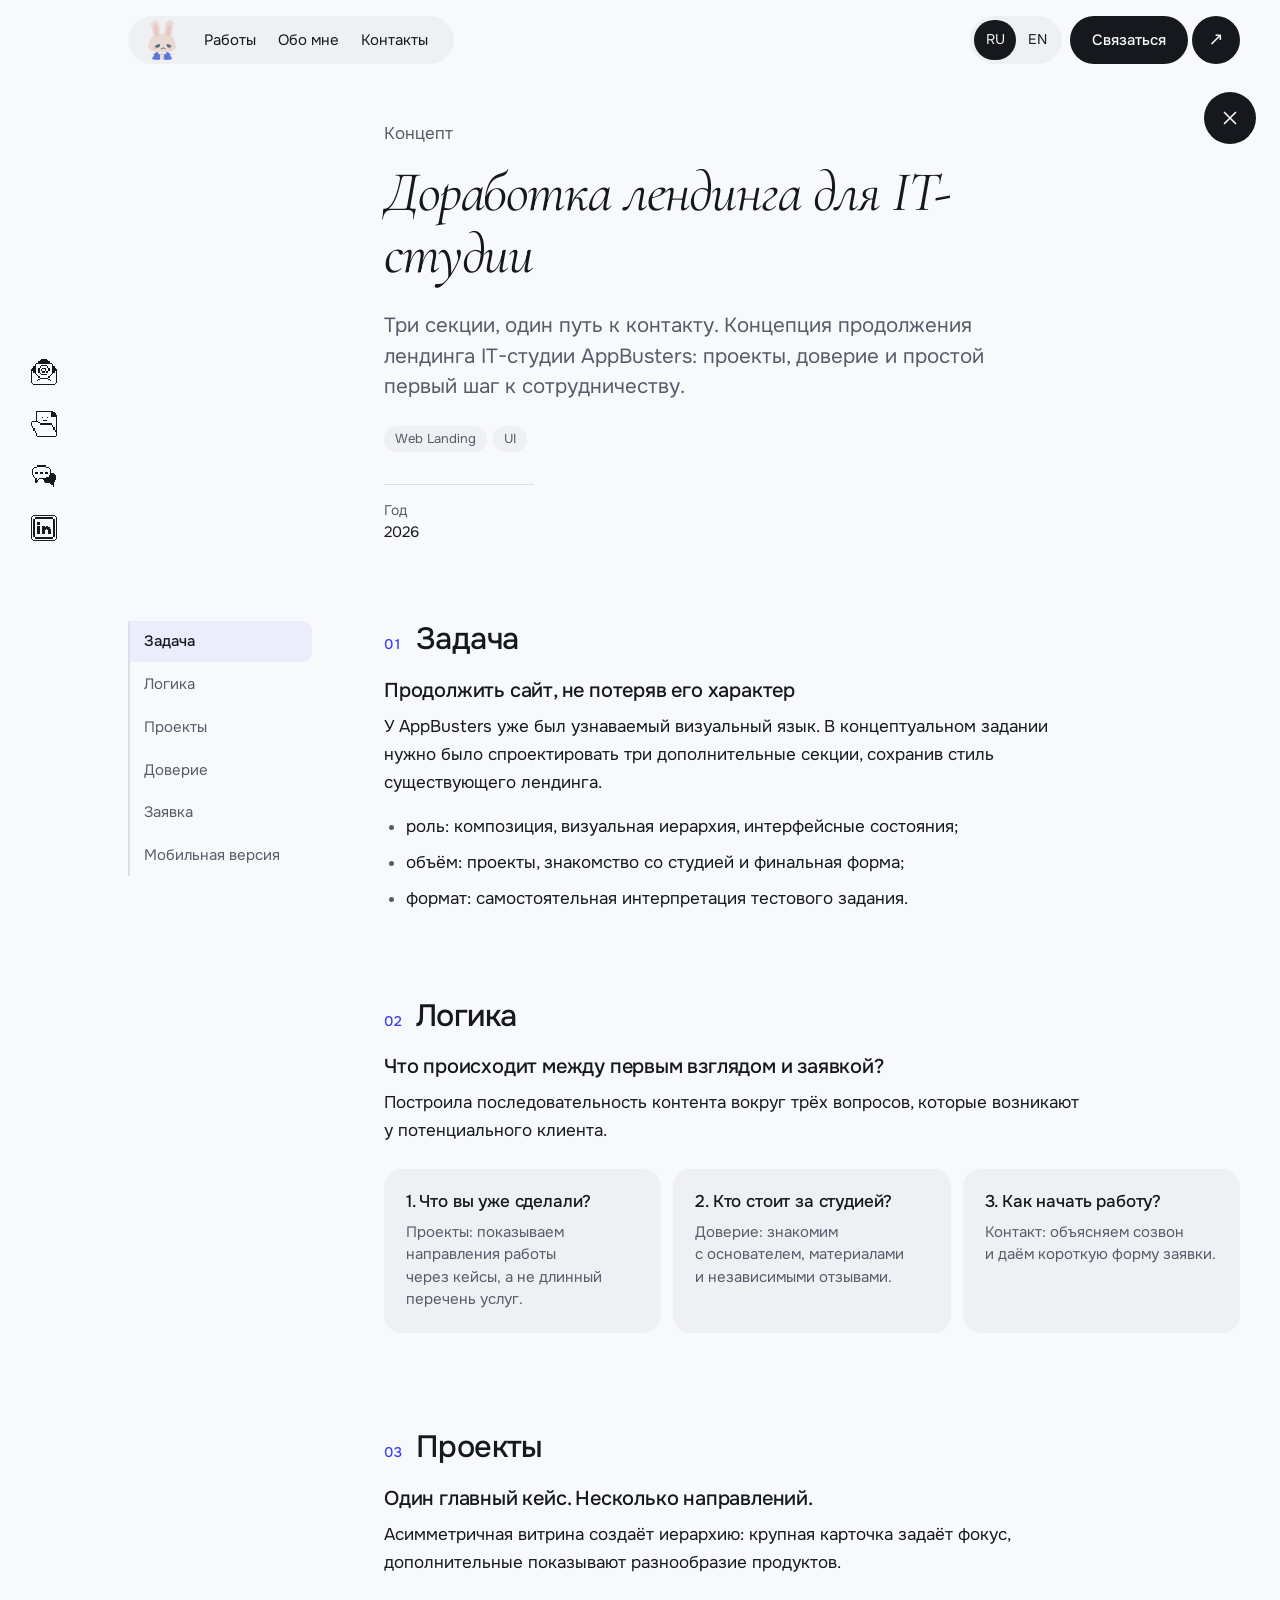
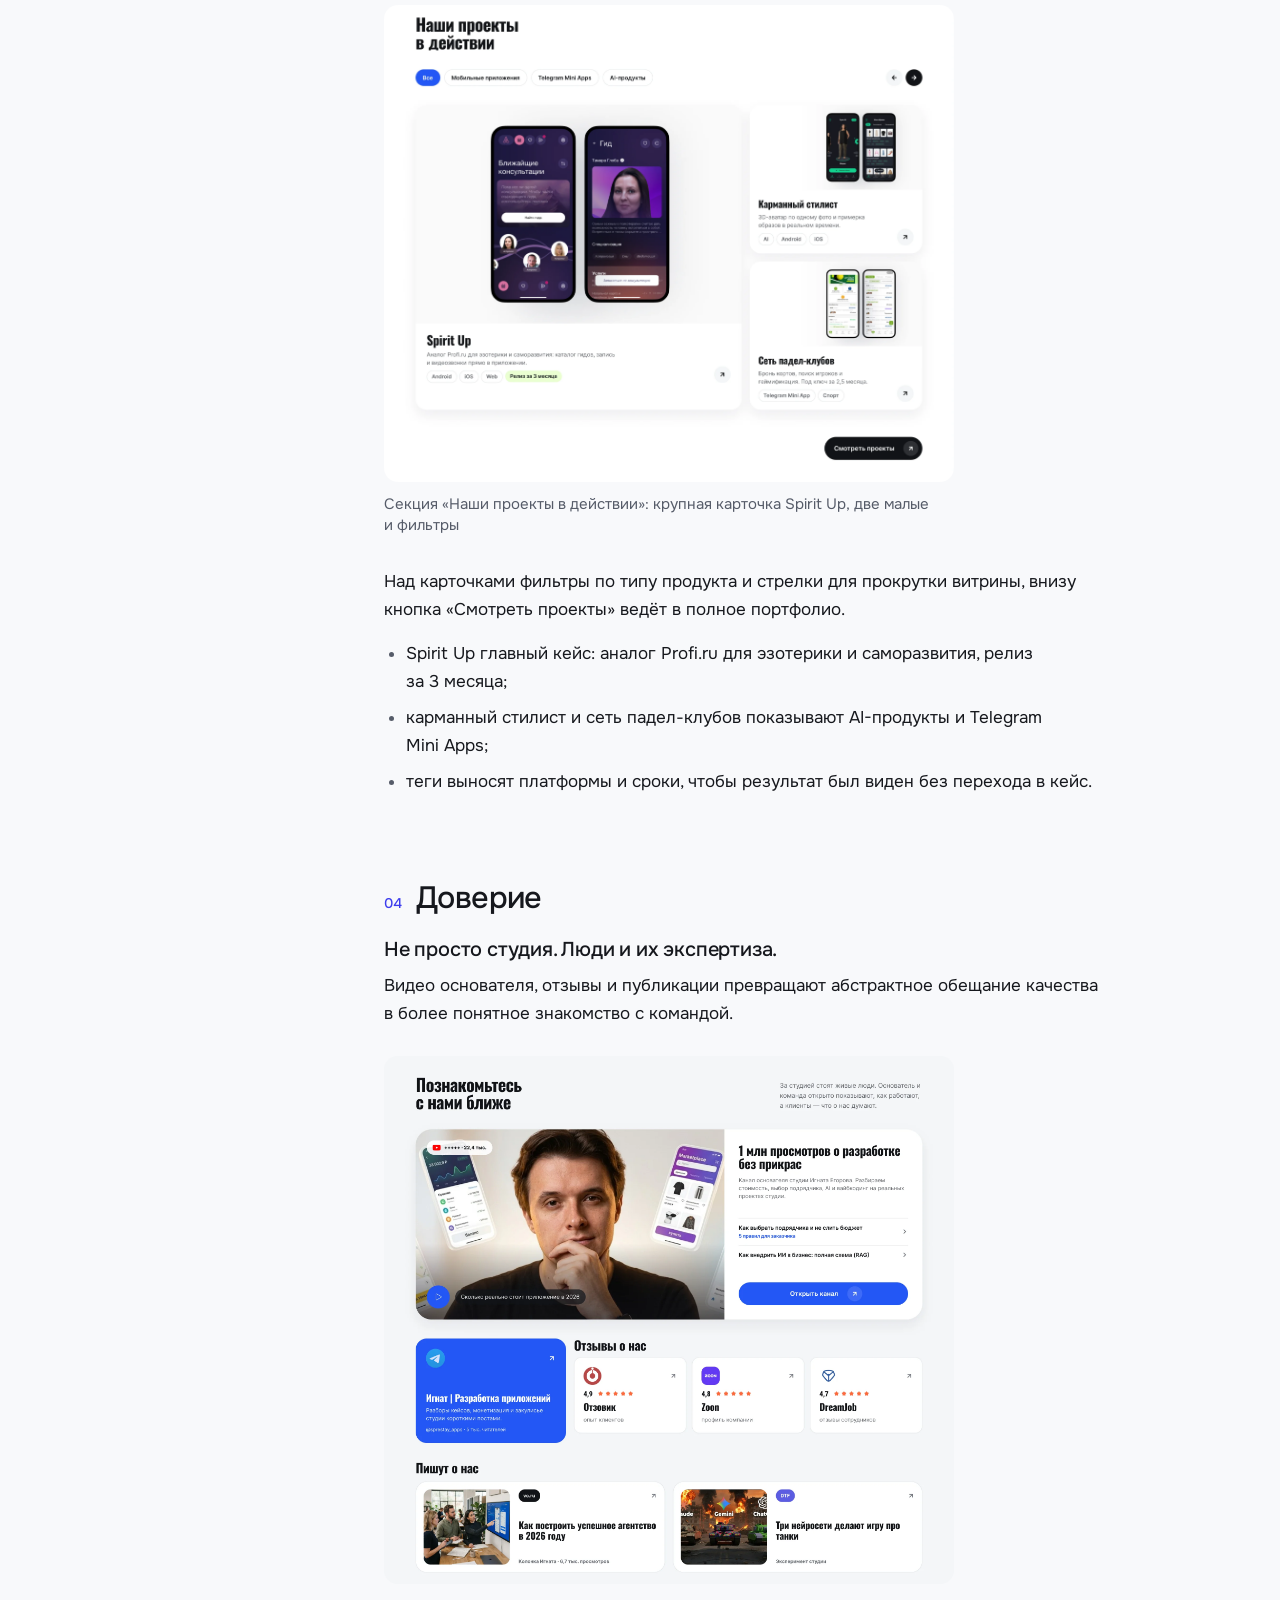
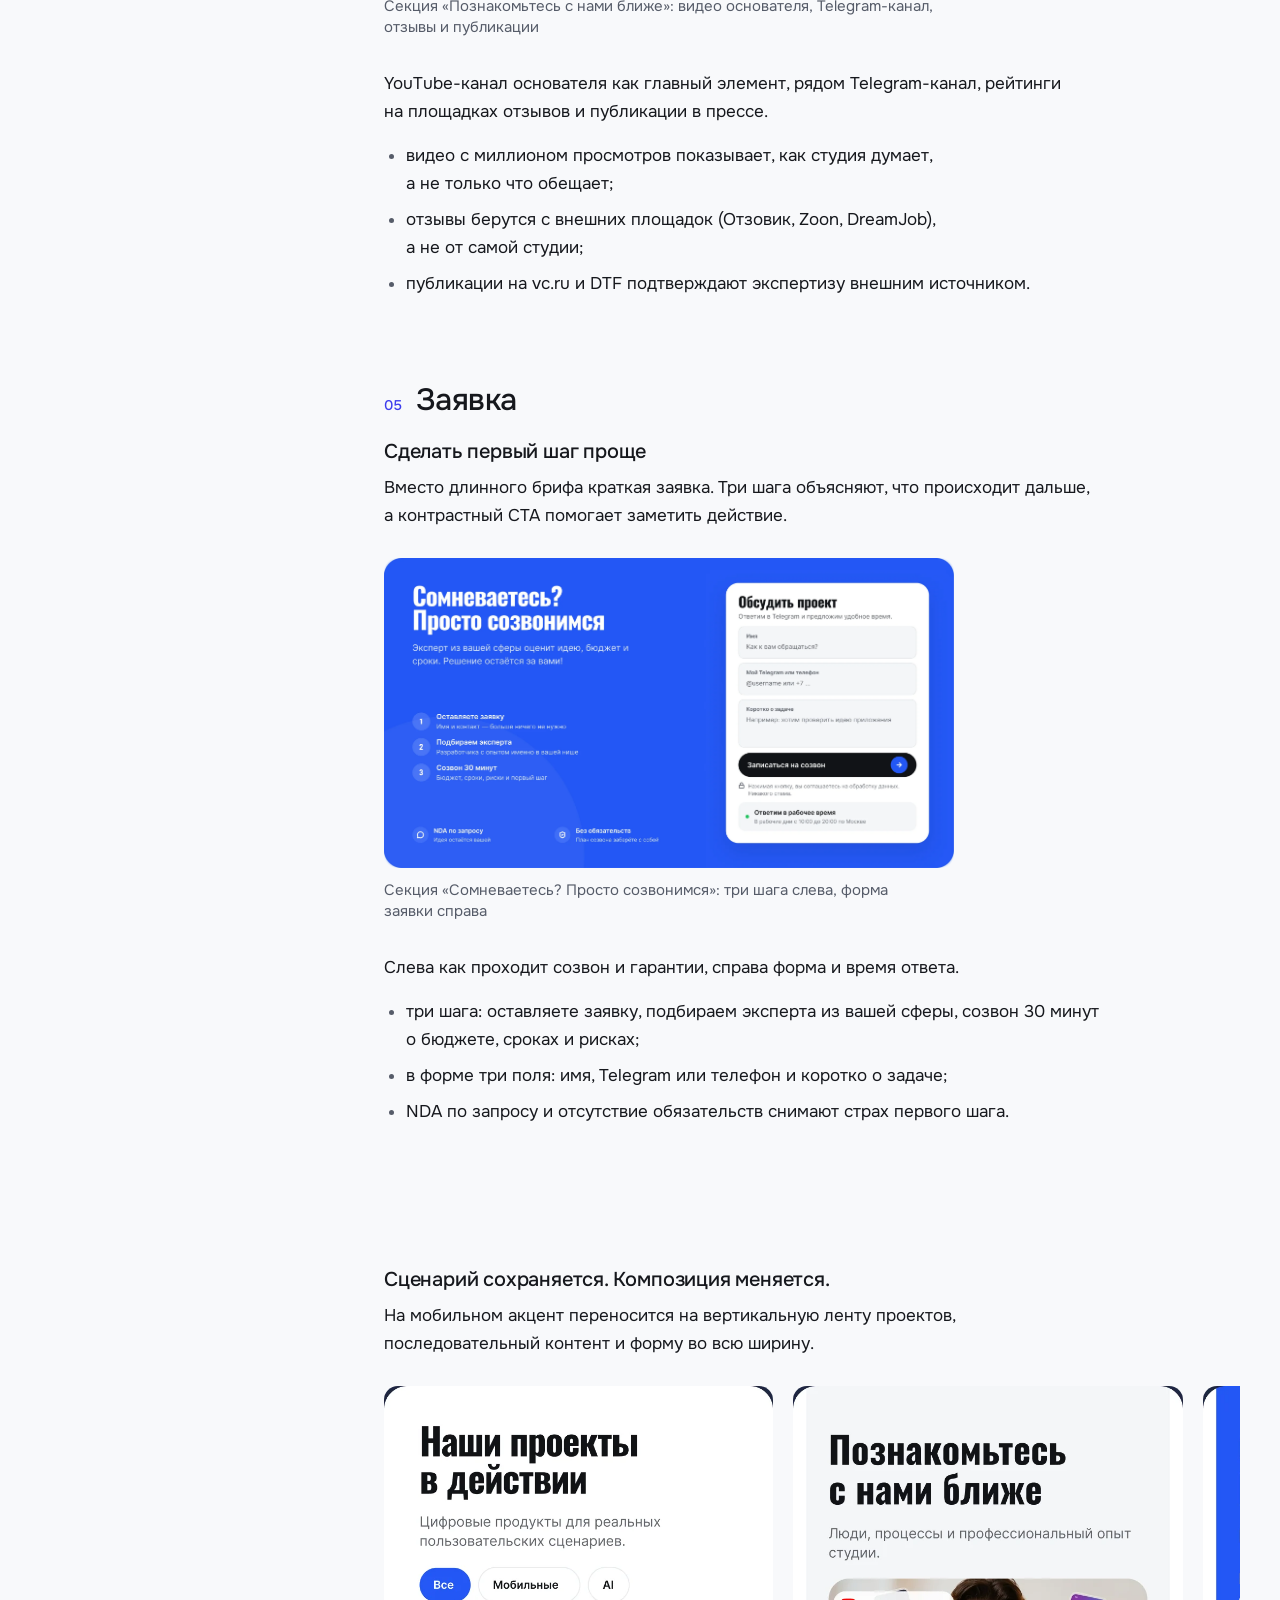
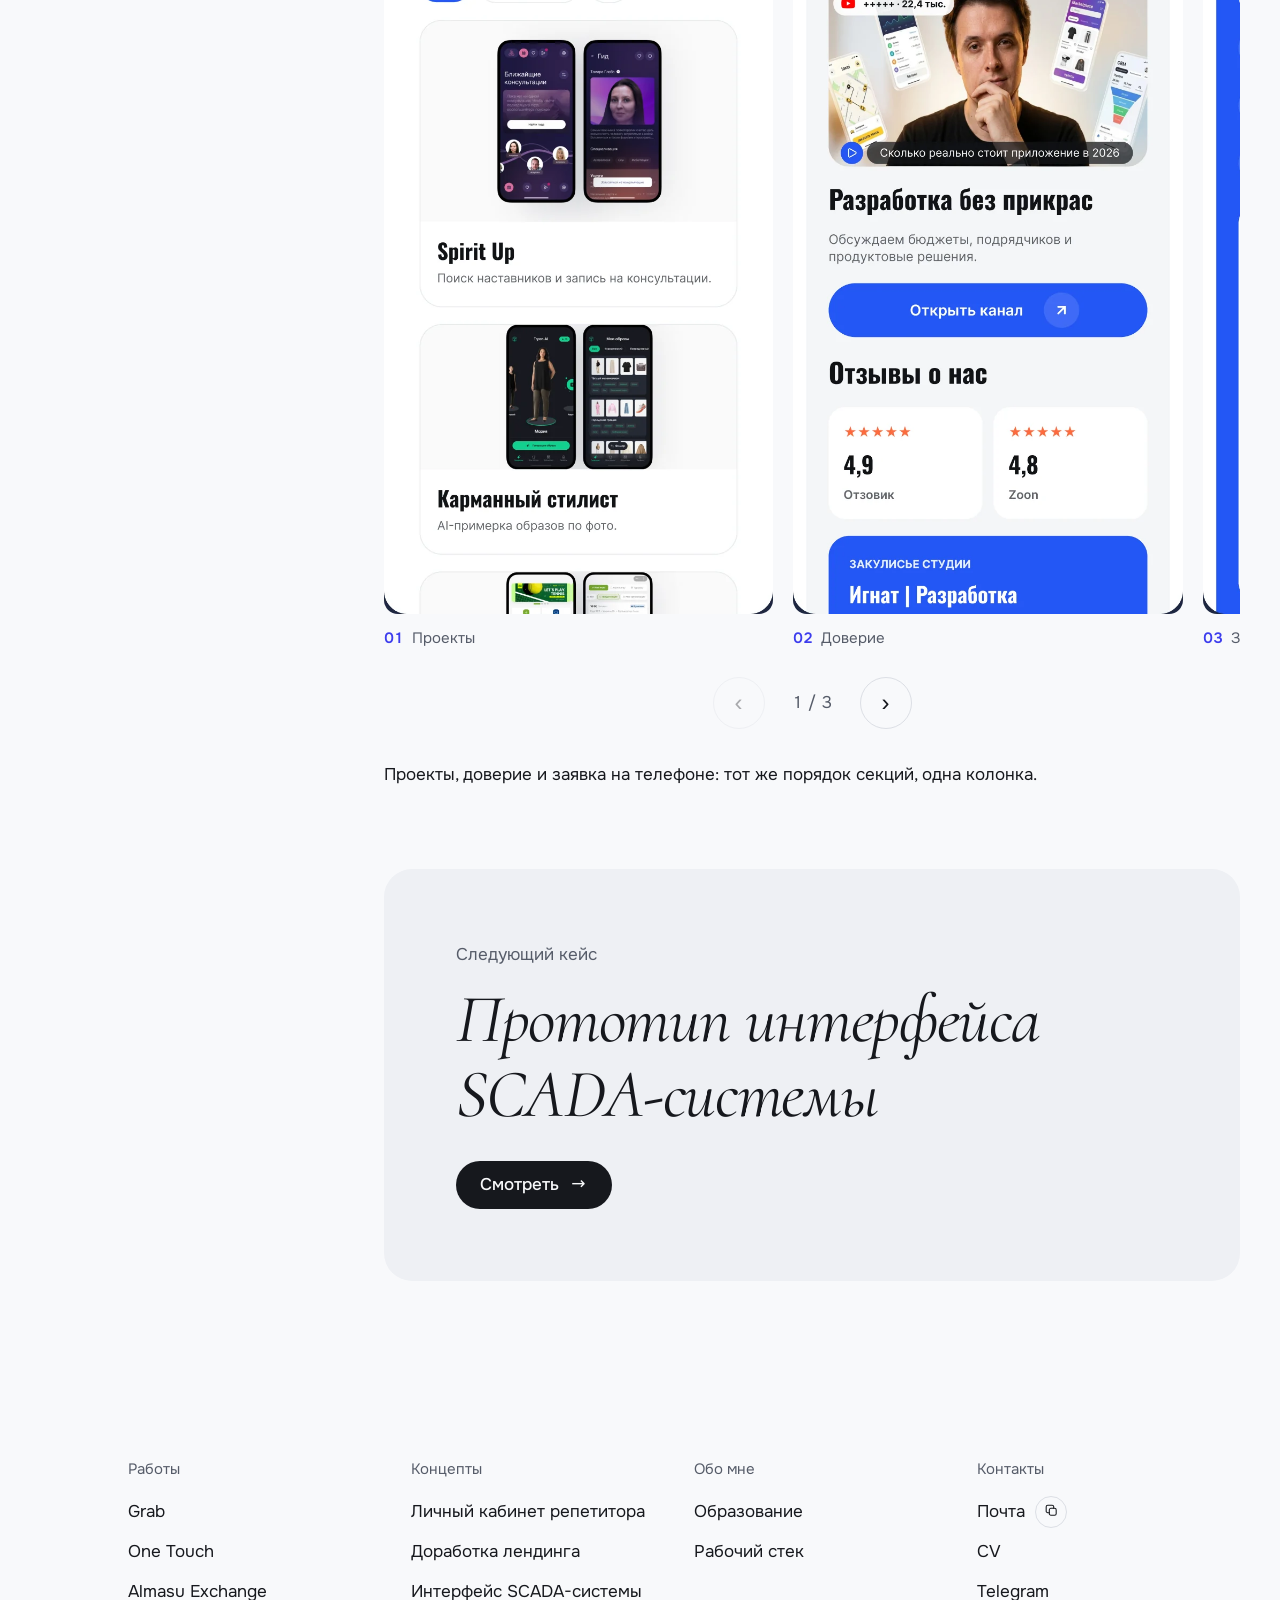
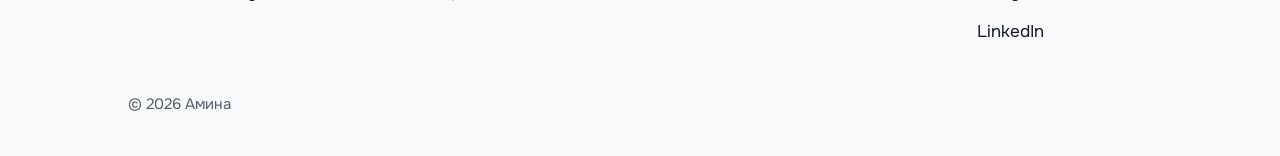
<file: works/concept-landing.html>
<!doctype html>
<html lang="ru">
<head>
<meta charset="utf-8">
<meta name="viewport" content="width=device-width, initial-scale=1">
<title data-i18n="titles.landing">Концепт. Доработка лендинга для IT-студии</title>
<meta name="description" content="Три секции, один путь к контакту. Концепция продолжения лендинга IT-студии AppBusters: проекты, доверие и простой первый шаг к сотрудничеству.">
<meta name="theme-color" content="#f8f9fb">
<link rel="icon" type="image/png" sizes="32x32" href="../assets/icons/favicon-32.png">
<link rel="apple-touch-icon" href="../assets/icons/apple-touch-icon.png">
<link rel="preload" href="../assets/fonts/cormorant-cyrillic-wght-italic.woff2" as="font" type="font/woff2" crossorigin>
<link rel="preload" href="../assets/fonts/onest-cyrillic-wght-normal.woff2" as="font" type="font/woff2" crossorigin>
<link rel="stylesheet" href="../css/main.css">
<script type="module" src="../js/main.js"></script>
</head>
<body id="top" class="is-case">
<a class="skip-link" href="#main" data-i18n="ui.skip">Перейти к содержанию</a>
<aside class="quick-links" aria-label="Быстрые ссылки" data-i18n-aria="ui.quickLabel">
  <ul><li><a href="mailto:amzzdd@mail.ru"><svg class="icon-pixel" viewBox="0 0 32 32" shape-rendering="crispEdges" aria-hidden="true"><path d="M30.48 12.19V10.67H28.95V9.14H27.43V6.1H25.91V18.29H27.43V16.76H28.95V15.24H30.48V28.95H32V12.19H30.48Z"/><path d="M30.48 28.95H28.95V30.48H30.48V28.95Z"/><path d="M28.95 30.48H3.05V32H28.95V30.48Z"/><path d="M25.91 18.29H24.38V19.81H25.91V18.29Z"/><path d="M24.38 25.91H22.86V27.43H24.38V25.91Z"/><path d="M24.38 19.81H22.86V21.33H24.38V19.81Z"/><path d="M22.86 24.38H21.33V25.91H22.86V24.38Z"/><path d="M22.86 21.33H21.33V22.86H22.86V21.33Z"/><path d="M22.86 10.67H21.33V15.24H22.86V10.67Z"/><path d="M21.33 9.14H19.81V10.67H21.33V9.14Z"/><path d="M21.33 22.86H10.67V24.38H21.33V22.86Z"/><path d="M21.33 15.24H18.29V16.76H21.33V15.24Z"/><path d="M18.29 10.67H13.72V12.19H16.76V15.24H18.29V10.67Z"/><path d="M16.76 15.24H13.72V16.76H16.76V15.24Z"/><path d="M19.81 7.62H12.19V9.14H19.81V7.62Z"/><path d="M19.81 18.29H12.19V19.81H19.81V18.29Z"/><path d="M13.72 12.19H12.19V15.24H13.72V12.19Z"/><path d="M12.19 16.76H10.67V18.29H12.19V16.76Z"/><path d="M12.19 9.14H10.67V10.67H12.19V9.14Z"/><path d="M10.67 24.38H9.14V25.91H10.67V24.38Z"/><path d="M10.67 21.33H9.14V22.86H10.67V21.33Z"/><path d="M10.67 10.67H9.14V16.76H10.67V10.67Z"/><path d="M9.14 25.91H7.62V27.43H9.14V25.91Z"/><path d="M9.14 19.81H7.62V21.33H9.14V19.81Z"/><path d="M25.91 6.1V4.57H22.86V3.05H21.33V1.52H19.81V0H12.19V1.52H10.67V3.05H9.14V4.57H6.1V6.1H25.91Z"/><path d="M7.62 18.29H6.1V19.81H7.62V18.29Z"/><path d="M3.05 28.95H1.52V30.48H3.05V28.95Z"/><path d="M1.52 15.24H3.05V16.76H4.57V18.29H6.1V6.1H4.57V9.14H3.05V10.67H1.52V12.19H0V28.95H1.52V15.24Z"/></svg><span class="quick-tip" data-i18n="ui.tips.email">Написать на почту</span></a></li><li><a href="https://drive.google.com/file/d/1wvRj91TwyTB_j8liUvmT0LWW_SCFUZcr/view?usp=sharing" target="_blank" rel="noopener"><svg class="icon-pixel" viewBox="0 0 32 32" shape-rendering="crispEdges" aria-hidden="true"><path d="M30.472 3.045H28.952V1.525H27.432V-0.005H6.092V12.195H1.522V13.715H9.142V12.195H7.622V1.525H24.382V7.615H30.472V22.855H28.952V25.905H30.472V30.475H32.002V4.575H30.472V3.045Z"/><path d="M30.472 30.475H7.622V31.995H30.472V30.475Z"/><path d="M28.952 19.805H27.432V22.855H28.952V19.805Z"/><path d="M27.432 16.765H25.902V19.805H27.432V16.765Z"/><path d="M25.902 15.235H10.672V16.765H25.902V15.235Z"/><path d="M21.332 7.615H19.812V9.145H21.332V7.615Z"/><path d="M19.812 10.665H15.242V12.195H19.812V10.665Z"/><path d="M15.242 7.615H13.712V9.145H15.242V7.615Z"/><path d="M10.672 13.715H9.142V15.235H10.672V13.715Z"/><path d="M7.622 27.425H6.092V30.475H7.622V27.425Z"/><path d="M6.092 24.385H4.572V27.425H6.092V24.385Z"/><path d="M4.572 21.335H3.052V24.385H4.572V21.335Z"/><path d="M3.052 18.285H1.522V21.335H3.052V18.285Z"/><path d="M1.522 13.715H0.002V18.285H1.522V13.715Z"/></svg><span class="quick-tip" data-i18n="ui.tips.cv">Открыть CV</span></a></li><li><a href="https://t.me/yaazzdd" target="_blank" rel="noopener"><svg class="icon-pixel" viewBox="0 0 32 32" shape-rendering="crispEdges" aria-hidden="true"><path d="M22.1 15.24V16.76H19.05V18.29H9.91V19.81H14.48V21.33H16V22.86H17.53V24.38H23.62V25.9H25.15V27.43H26.67V28.95H28.19V22.86H29.72V21.33H31.24V15.24H29.72V13.71H28.19V12.19H25.15V7.62H23.62V15.24H22.1Z"/><path d="M23.62 6.09H22.1V7.62H23.62V6.09Z"/><path d="M20.57 10.67H17.53V13.71H20.57V10.67Z"/><path d="M22.1 4.57H19.05V6.09H22.1V4.57Z"/><path d="M14.48 10.67H11.43V13.71H14.48V10.67Z"/><path d="M9.91 19.81H8.38V21.33H9.91V19.81Z"/><path d="M19.05 3.05H6.86V4.57H19.05V3.05Z"/><path d="M6.86 18.29H5.34V24.38H6.86V22.86H8.38V21.33H6.86V18.29Z"/><path d="M8.38 10.67H5.34V13.71H8.38V10.67Z"/><path d="M6.86 4.57H3.81V6.09H6.86V4.57Z"/><path d="M5.34 16.76H3.81V18.29H5.34V16.76Z"/><path d="M3.81 15.24H2.29V16.76H3.81V15.24Z"/><path d="M3.81 6.09H2.29V7.62H3.81V6.09Z"/><path d="M2.29 7.62H0.76V15.24H2.29V7.62Z"/></svg><span class="quick-tip" data-i18n="ui.tips.telegram">Написать в Telegram</span></a></li><li><a href="https://www.linkedin.com/in/aminauxui" target="_blank" rel="noopener"><svg class="icon-pixel" viewBox="0 0 32 32" shape-rendering="crispEdges" aria-hidden="true"><path d="M32 3.05H30.47V28.95H32V3.05Z"/><path d="M30.47 28.95H28.95V30.48H30.47V28.95Z"/><path d="M30.47 1.52H28.95V3.05H30.47V1.52Z"/><path d="M28.95 4.57H27.42V27.43H28.95V4.57Z"/><path d="M28.95 30.48H3.04V32H28.95V30.48Z"/><path d="M27.42 27.43H4.57V28.95H27.42V27.43Z"/><path d="M22.85 15.24H21.33V13.71H18.28V15.24H16.76V13.71H13.71V22.86H16.76V18.29H18.28V16.76H19.81V18.29H21.33V22.86H24.38V16.76H22.85V15.24Z"/><path d="M10.66 13.71H7.61V22.86H10.66V13.71Z"/><path d="M10.66 9.14H7.61V12.19H10.66V9.14Z"/><path d="M27.42 3.05H4.57V4.57H27.42V3.05Z"/><path d="M28.95 0H3.04V1.52H28.95V0Z"/><path d="M4.57 4.57H3.04V27.43H4.57V4.57Z"/><path d="M3.04 28.95H1.52V30.48H3.04V28.95Z"/><path d="M3.04 1.52H1.52V3.05H3.04V1.52Z"/><path d="M1.52 3.05H0V28.95H1.52V3.05Z"/></svg><span class="quick-tip" data-i18n="ui.tips.linkedin">Открыть LinkedIn</span></a></li></ul>
</aside>
<div class="page">
<header class="site-header">
  <div class="nav-pill">
    <a class="brand" href="../index.html"><img src="../assets/images/bunny-nav.webp" alt="Портфолио" data-i18n-alt="ui.navBrand" width="111" height="160" decoding="async"></a>
    <nav aria-label="Основная навигация" data-i18n-aria="ui.navLabel">
      <ul><li><a href="../index.html#works" data-i18n="ui.nav.works">Работы</a></li><li><a href="../index.html#about" data-i18n="ui.nav.about">Обо мне</a></li><li><a href="#contacts" data-i18n="ui.nav.contacts">Контакты</a></li></ul>
    </nav>
  </div>
  
  <div class="header-actions">
    <div class="lang" role="group" aria-label="Язык сайта" data-i18n-aria="ui.langLabel">
      <button type="button" data-lang="ru" aria-pressed="true">RU</button>
      <button type="button" data-lang="en" aria-pressed="false">EN</button>
    </div>
    <a class="header-cta" href="https://t.me/yaazzdd" target="_blank" rel="noopener"><span class="header-cta-label" data-i18n="ui.cta">Связаться</span><span class="header-cta-arrow"><span class="arrow-roll arrow-roll--ne" data-arrow="↗" aria-hidden="true"></span></span></a>
  </div>
</header>
<p class="lang-notice" data-i18n="ui.translationPending" lang="en" hidden>English version: translation pending</p>
<main id="main" tabindex="-1">
<a class="case-close" href="../index.html#works" data-transition aria-label="Закрыть и вернуться к работам" data-i18n-aria="ui.closeCase"><svg viewBox="0 0 24 24" aria-hidden="true"><path d="M6 6l12 12M18 6 6 18"/></svg></a>
<article class="case">
  <header class="case-header">
    <p class="eyebrow" data-i18n="cases.landing.eyebrow">Концепт</p>
    <h1 data-i18n="cases.landing.title">Доработка лендинга для IT-студии</h1>
    <p class="case-lead" data-i18n="cases.landing.lead">Три секции, один путь к контакту. Концепция продолжения лендинга IT-студии AppBusters: проекты, доверие и простой первый шаг к сотрудничеству.</p>
    <ul class="tags" aria-label="Теги" data-i18n-aria="ui.tagsLabel"><li data-i18n="cases.landing.tags.0">Web Landing</li><li data-i18n="cases.landing.tags.1">UI</li></ul>
    <dl class="meta" aria-label="Детали проекта" data-i18n-aria="ui.metaLabel"><div><dt data-i18n="cases.landing.meta.0.label">Год</dt><dd data-i18n="cases.landing.meta.0.value">2026</dd></div></dl>
    
  </header>
  <div class="case-layout">
    <nav class="case-nav" aria-label="Разделы кейса" data-i18n-aria="ui.caseNavLabel">
      <ul><li><a href="#task" data-i18n="cases.landing.sections.0.title">Задача</a></li><li><a href="#logic" data-i18n="cases.landing.sections.1.title">Логика</a></li><li><a href="#projects" data-i18n="cases.landing.sections.2.title">Проекты</a></li><li><a href="#trust" data-i18n="cases.landing.sections.3.title">Доверие</a></li><li><a href="#request" data-i18n="cases.landing.sections.4.title">Заявка</a></li><li><a href="#mobile" data-i18n="cases.landing.sections.5.title">Мобильная версия</a></li></ul>
    </nav>
    <div class="case-body">
      <section id="task" class="case-section">
        <h2><span class="section-num">01</span> <span data-i18n="cases.landing.sections.0.title">Задача</span></h2>
        <h3 data-i18n="cases.landing.sections.0.blocks.0.text">Продолжить сайт, не потеряв его характер</h3>
<p data-i18n="cases.landing.sections.0.blocks.1.text">У AppBusters уже был узнаваемый визуальный язык. В концептуальном задании нужно было спроектировать три дополнительные секции, сохранив стиль существующего лендинга.</p>
<ul><li data-i18n="cases.landing.sections.0.blocks.2.items.0">роль: композиция, визуальная иерархия, интерфейсные состояния;</li><li data-i18n="cases.landing.sections.0.blocks.2.items.1">объём: проекты, знакомство со студией и финальная форма;</li><li data-i18n="cases.landing.sections.0.blocks.2.items.2">формат: самостоятельная интерпретация тестового задания.</li></ul>
      </section>
<section id="logic" class="case-section">
        <h2><span class="section-num">02</span> <span data-i18n="cases.landing.sections.1.title">Логика</span></h2>
        <h3 data-i18n="cases.landing.sections.1.blocks.0.text">Что происходит между первым взглядом и заявкой?</h3>
<p data-i18n="cases.landing.sections.1.blocks.1.text">Построила последовательность контента вокруг трёх вопросов, которые возникают у потенциального клиента.</p>
<ul class="cards"><li class="card"><h3 data-i18n="cases.landing.sections.1.blocks.2.items.0.title">1. Что вы уже сделали?</h3><p data-i18n="cases.landing.sections.1.blocks.2.items.0.text">Проекты: показываем направления работы через кейсы, а не длинный перечень услуг.</p></li><li class="card"><h3 data-i18n="cases.landing.sections.1.blocks.2.items.1.title">2. Кто стоит за студией?</h3><p data-i18n="cases.landing.sections.1.blocks.2.items.1.text">Доверие: знакомим с основателем, материалами и независимыми отзывами.</p></li><li class="card"><h3 data-i18n="cases.landing.sections.1.blocks.2.items.2.title">3. Как начать работу?</h3><p data-i18n="cases.landing.sections.1.blocks.2.items.2.text">Контакт: объясняем созвон и даём короткую форму заявки.</p></li></ul>
      </section>
<section id="projects" class="case-section">
        <h2><span class="section-num">03</span> <span data-i18n="cases.landing.sections.2.title">Проекты</span></h2>
        <h3 data-i18n="cases.landing.sections.2.blocks.0.text">Один главный кейс. Несколько направлений.</h3>
<p data-i18n="cases.landing.sections.2.blocks.1.text">Асимметричная витрина создаёт иерархию: крупная карточка задаёт фокус, дополнительные показывают разнообразие продуктов.</p>
<div class="media media-panel media--m"><figure class="slide slide--wide"><button type="button" class="slide-zoom" data-zoom aria-label="Открыть крупно" data-i18n-aria="ui.zoom"><img src="../assets/images/concepts/landing/v2-projects.webp" alt="Секция «Наши проекты в действии»: крупная карточка Spirit Up, две малые и фильтры" data-i18n-alt="cases.landing.sections.2.blocks.2.items.0.alt" width="2391" height="2000" decoding="async" loading="lazy"><span class="slide-zoom-icon"><svg viewBox="0 0 24 24" aria-hidden="true"><circle cx="11" cy="11" r="6.5"/><path d="m16 16 4.5 4.5M11 8v6M8 11h6"/></svg></span></button><figcaption><span data-i18n="cases.landing.sections.2.blocks.2.items.0.alt">Секция «Наши проекты в действии»: крупная карточка Spirit Up, две малые и фильтры</span></figcaption></figure></div>
<p data-i18n="cases.landing.sections.2.blocks.3.text">Над карточками фильтры по типу продукта и стрелки для прокрутки витрины, внизу кнопка «Смотреть проекты» ведёт в полное портфолио.</p>
<ul><li data-i18n="cases.landing.sections.2.blocks.4.items.0">Spirit Up главный кейс: аналог Profi.ru для эзотерики и саморазвития, релиз за 3 месяца;</li><li data-i18n="cases.landing.sections.2.blocks.4.items.1">карманный стилист и сеть падел-клубов показывают AI-продукты и Telegram Mini Apps;</li><li data-i18n="cases.landing.sections.2.blocks.4.items.2">теги выносят платформы и сроки, чтобы результат был виден без перехода в кейс.</li></ul>
      </section>
<section id="trust" class="case-section">
        <h2><span class="section-num">04</span> <span data-i18n="cases.landing.sections.3.title">Доверие</span></h2>
        <h3 data-i18n="cases.landing.sections.3.blocks.0.text">Не просто студия. Люди и их экспертиза.</h3>
<p data-i18n="cases.landing.sections.3.blocks.1.text">Видео основателя, отзывы и публикации превращают абстрактное обещание качества в более понятное знакомство с командой.</p>
<div class="media media-panel media--m"><figure class="slide slide--wide"><button type="button" class="slide-zoom" data-zoom aria-label="Открыть крупно" data-i18n-aria="ui.zoom"><img src="../assets/images/concepts/landing/v2-trust.webp" alt="Секция «Познакомьтесь с нами ближе»: видео основателя, Telegram-канал, отзывы и публикации" data-i18n-alt="cases.landing.sections.3.blocks.2.items.0.alt" width="2160" height="2000" decoding="async" loading="lazy"><span class="slide-zoom-icon"><svg viewBox="0 0 24 24" aria-hidden="true"><circle cx="11" cy="11" r="6.5"/><path d="m16 16 4.5 4.5M11 8v6M8 11h6"/></svg></span></button><figcaption><span data-i18n="cases.landing.sections.3.blocks.2.items.0.alt">Секция «Познакомьтесь с нами ближе»: видео основателя, Telegram-канал, отзывы и публикации</span></figcaption></figure></div>
<p data-i18n="cases.landing.sections.3.blocks.3.text">YouTube-канал основателя как главный элемент, рядом Telegram-канал, рейтинги на площадках отзывов и публикации в прессе.</p>
<ul><li data-i18n="cases.landing.sections.3.blocks.4.items.0">видео с миллионом просмотров показывает, как студия думает, а не только что обещает;</li><li data-i18n="cases.landing.sections.3.blocks.4.items.1">отзывы берутся с внешних площадок (Отзовик, Zoon, DreamJob), а не от самой студии;</li><li data-i18n="cases.landing.sections.3.blocks.4.items.2">публикации на vc.ru и DTF подтверждают экспертизу внешним источником.</li></ul>
      </section>
<section id="request" class="case-section">
        <h2><span class="section-num">05</span> <span data-i18n="cases.landing.sections.4.title">Заявка</span></h2>
        <h3 data-i18n="cases.landing.sections.4.blocks.0.text">Сделать первый шаг проще</h3>
<p data-i18n="cases.landing.sections.4.blocks.1.text">Вместо длинного брифа краткая заявка. Три шага объясняют, что происходит дальше, а контрастный CTA помогает заметить действие.</p>
<div class="media media-panel media--m"><figure class="slide slide--wide"><button type="button" class="slide-zoom" data-zoom aria-label="Открыть крупно" data-i18n-aria="ui.zoom"><img src="../assets/images/concepts/landing/v2-request.webp" alt="Секция «Сомневаетесь? Просто созвонимся»: три шага слева, форма заявки справа" data-i18n-alt="cases.landing.sections.4.blocks.2.items.0.alt" width="2351" height="1278" decoding="async" loading="lazy"><span class="slide-zoom-icon"><svg viewBox="0 0 24 24" aria-hidden="true"><circle cx="11" cy="11" r="6.5"/><path d="m16 16 4.5 4.5M11 8v6M8 11h6"/></svg></span></button><figcaption><span data-i18n="cases.landing.sections.4.blocks.2.items.0.alt">Секция «Сомневаетесь? Просто созвонимся»: три шага слева, форма заявки справа</span></figcaption></figure></div>
<p data-i18n="cases.landing.sections.4.blocks.3.text">Слева как проходит созвон и гарантии, справа форма и время ответа.</p>
<ul><li data-i18n="cases.landing.sections.4.blocks.4.items.0">три шага: оставляете заявку, подбираем эксперта из вашей сферы, созвон 30 минут о бюджете, сроках и рисках;</li><li data-i18n="cases.landing.sections.4.blocks.4.items.1">в форме три поля: имя, Telegram или телефон и коротко о задаче;</li><li data-i18n="cases.landing.sections.4.blocks.4.items.2">NDA по запросу и отсутствие обязательств снимают страх первого шага.</li></ul>
      </section>
<section id="mobile" class="case-section">
        <h2><span class="section-num">06</span> <span data-i18n="cases.landing.sections.5.title">Мобильная версия</span></h2>
        <h3 data-i18n="cases.landing.sections.5.blocks.0.text">Сценарий сохраняется. Композиция меняется.</h3>
<p data-i18n="cases.landing.sections.5.blocks.1.text">На мобильном акцент переносится на вертикальную ленту проектов, последовательный контент и форму во всю ширину.</p>
<div class="carousel media-panel carousel--tall" data-carousel>
  <div class="carousel-track" tabindex="0" role="region" aria-label="Экраны" data-i18n-aria="ui.screensLabel"><figure class="slide"><button type="button" class="slide-zoom" data-zoom aria-label="Открыть крупно" data-i18n-aria="ui.zoom"><img src="../assets/images/concepts/landing/v2-mobile-projects.webp" alt="Мобильная версия секции проектов" data-i18n-alt="cases.landing.sections.5.blocks.2.items.0.alt" width="728" height="1548" decoding="async" loading="lazy"><span class="slide-zoom-icon"><svg viewBox="0 0 24 24" aria-hidden="true"><circle cx="11" cy="11" r="6.5"/><path d="m16 16 4.5 4.5M11 8v6M8 11h6"/></svg></span></button><figcaption><span class="slide-num">01</span> <span data-i18n="cases.landing.sections.5.blocks.2.items.0.caption">Проекты</span></figcaption></figure><figure class="slide"><button type="button" class="slide-zoom" data-zoom aria-label="Открыть крупно" data-i18n-aria="ui.zoom"><img src="../assets/images/concepts/landing/v2-mobile-trust.webp" alt="Мобильная версия секции доверия" data-i18n-alt="cases.landing.sections.5.blocks.2.items.1.alt" width="728" height="1548" decoding="async" loading="lazy"><span class="slide-zoom-icon"><svg viewBox="0 0 24 24" aria-hidden="true"><circle cx="11" cy="11" r="6.5"/><path d="m16 16 4.5 4.5M11 8v6M8 11h6"/></svg></span></button><figcaption><span class="slide-num">02</span> <span data-i18n="cases.landing.sections.5.blocks.2.items.1.caption">Доверие</span></figcaption></figure><figure class="slide"><button type="button" class="slide-zoom" data-zoom aria-label="Открыть крупно" data-i18n-aria="ui.zoom"><img src="../assets/images/concepts/landing/v2-mobile-request.webp" alt="Мобильная версия секции заявки" data-i18n-alt="cases.landing.sections.5.blocks.2.items.2.alt" width="728" height="1548" decoding="async" loading="lazy"><span class="slide-zoom-icon"><svg viewBox="0 0 24 24" aria-hidden="true"><circle cx="11" cy="11" r="6.5"/><path d="m16 16 4.5 4.5M11 8v6M8 11h6"/></svg></span></button><figcaption><span class="slide-num">03</span> <span data-i18n="cases.landing.sections.5.blocks.2.items.2.caption">Заявка</span></figcaption></figure></div>
  <div class="carousel-controls">
    <button type="button" class="carousel-btn" data-dir="-1" aria-label="Предыдущий экран" data-i18n-aria="ui.prev"><span aria-hidden="true">‹</span></button>
    <span class="carousel-counter" aria-live="polite">1 / 3</span>
    <button type="button" class="carousel-btn" data-dir="1" aria-label="Следующий экран" data-i18n-aria="ui.next"><span aria-hidden="true">›</span></button>
  </div>
</div>
<p data-i18n="cases.landing.sections.5.blocks.3.text">Проекты, доверие и заявка на телефоне: тот же порядок секций, одна колонка.</p>
      </section>
    </div>
  </div>
  <nav class="next-case" aria-label="Следующий кейс" data-i18n-aria="ui.nextCase">
    <p class="eyebrow" data-i18n="cases.landing.next.label">Следующий кейс</p>
    <p class="next-title" data-i18n="cases.landing.next.title">Прототип интерфейса SCADA-системы</p>
    <a class="button" href="../works/concept-scada.html" data-transition><span data-i18n="cases.landing.next.cta">Смотреть</span> <span class="arrow-roll arrow-roll--e" data-arrow="→" aria-hidden="true"></span></a>
  </nav>
</article>
<dialog class="lightbox" aria-label="Открыть крупно" data-i18n-aria="ui.zoom">
  <div class="lightbox-stage"></div>
  <p class="lightbox-caption"></p>
  <button type="button" class="lightbox-close" aria-label="Закрыть" data-i18n-aria="ui.close"><svg viewBox="0 0 24 24" aria-hidden="true"><path d="M6 6l12 12M18 6 6 18"/></svg></button>
  <div class="lightbox-bar">
    <button type="button" class="lightbox-zoom" data-step="-1" aria-label="Уменьшить" data-i18n-aria="ui.zoomOut"><svg viewBox="0 0 24 24" aria-hidden="true"><path d="M6 12h12"/></svg></button>
    <input type="range" class="lightbox-range" min="100" max="300" step="5" value="100" aria-label="Масштаб" data-i18n-aria="ui.zoomLevel">
    <button type="button" class="lightbox-zoom" data-step="1" aria-label="Увеличить" data-i18n-aria="ui.zoomIn"><svg viewBox="0 0 24 24" aria-hidden="true"><path d="M6 12h12M12 6v12"/></svg></button>
    <output class="lightbox-value">100%</output>
  </div>
</dialog>
</main>
<footer class="site-footer">
  <nav class="footer-columns" aria-label="Навигация в футере" data-i18n-aria="ui.footerLabel">
    <div>
      <h2 data-i18n="ui.footer.works">Работы</h2>
      <ul><li><a href="../cases/grab.html" data-i18n="ui.footer.grab">Grab</a></li><li><a href="../cases/onetouch.html" data-i18n="ui.footer.onetouch">One Touch</a></li><li><a href="../works/almasu.html" data-i18n="ui.footer.almasu">Almasu Exchange</a></li></ul>
    </div>
    <div>
      <h2 data-i18n="ui.footer.concepts">Концепты</h2>
      <ul><li><a href="../works/concept-tutor.html" data-i18n="ui.footer.tutor">Личный кабинет репетитора</a></li><li><a href="../works/concept-landing.html" data-i18n="ui.footer.landing">Доработка лендинга</a></li><li><a href="../works/concept-scada.html" data-i18n="ui.footer.scada">Интерфейс SCADA-системы</a></li></ul>
    </div>
    <div>
      <h2 data-i18n="ui.footer.about">Обо мне</h2>
      <ul><li><a href="../index.html#education" data-i18n="ui.footer.education">Образование</a></li><li><a href="../index.html#stack" data-i18n="ui.footer.stack">Рабочий стек</a></li></ul>
    </div>
    <div id="contacts">
      <h2 data-i18n="ui.footer.contacts">Контакты</h2>
      <ul><li><a href="mailto:amzzdd@mail.ru" data-i18n="ui.links.email">Почта</a><button type="button" class="copy-btn" data-copy="amzzdd@mail.ru" aria-label="Скопировать" data-i18n-aria="ui.copy" data-copied="Скопировано"><span class="copy-icon"><svg viewBox="0 0 24 24" aria-hidden="true"><rect x="8.5" y="8.5" width="11" height="11" rx="2.5"/><path d="M15.5 8.5V6a2.5 2.5 0 0 0-2.5-2.5H6A2.5 2.5 0 0 0 3.5 6v7A2.5 2.5 0 0 0 6 15.5h2.5"/></svg></span><span class="copy-done"><svg viewBox="0 0 24 24" aria-hidden="true"><path d="m5 12.5 4.5 4.5L19 7.5"/></svg></span></button></li><li><a href="https://drive.google.com/file/d/1wvRj91TwyTB_j8liUvmT0LWW_SCFUZcr/view?usp=sharing" target="_blank" rel="noopener" data-i18n="ui.links.cv">CV</a></li><li><a href="https://t.me/yaazzdd" target="_blank" rel="noopener" data-i18n="ui.links.telegram">Telegram</a></li><li><a href="https://www.linkedin.com/in/aminauxui" target="_blank" rel="noopener" data-i18n="ui.links.linkedin">LinkedIn</a></li></ul>
    </div>
  </nav>
  <p class="copyright" data-i18n="ui.copyright">© 2026 Амина</p>
</footer>
</div>
<a class="to-top" href="#top" aria-label="Наверх" data-i18n-aria="ui.toTop"><span class="arrow-roll arrow-roll--up" data-arrow="↑" aria-hidden="true"></span></a>
</body>
</html>
</file>
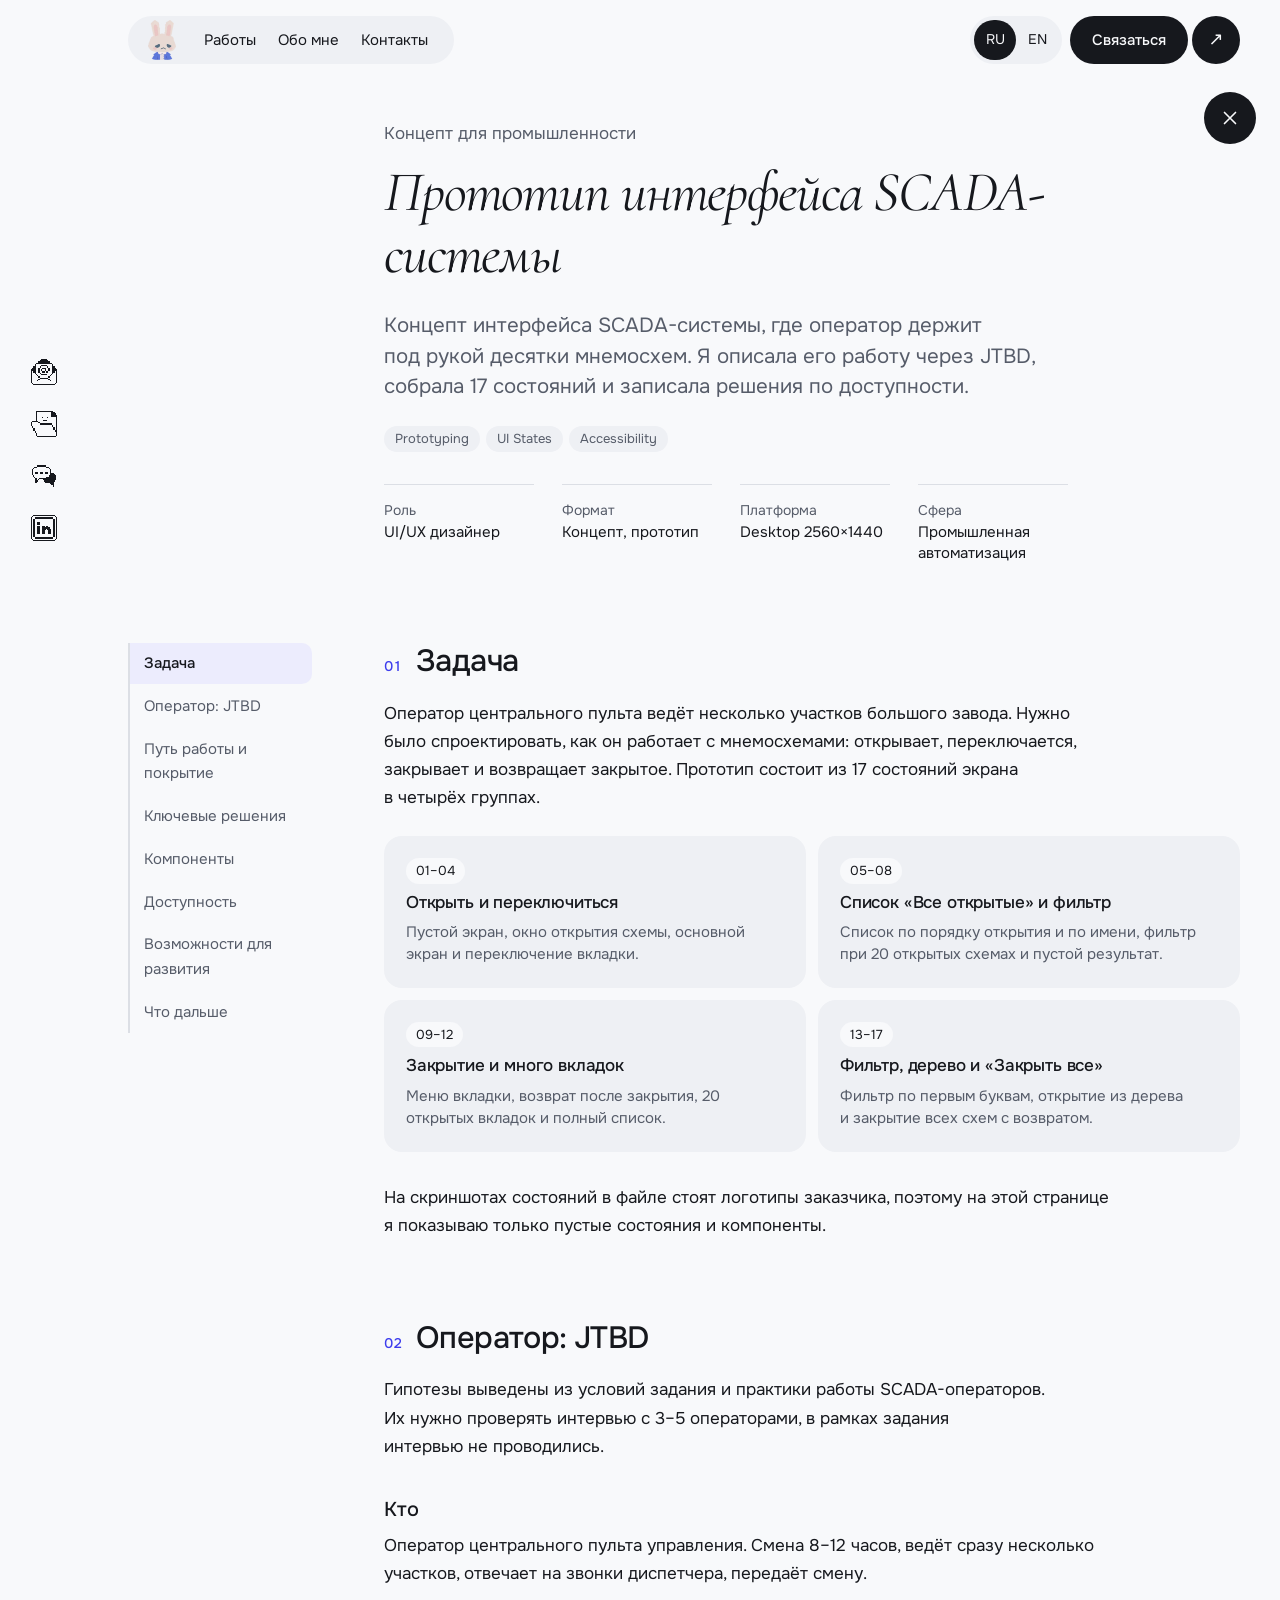
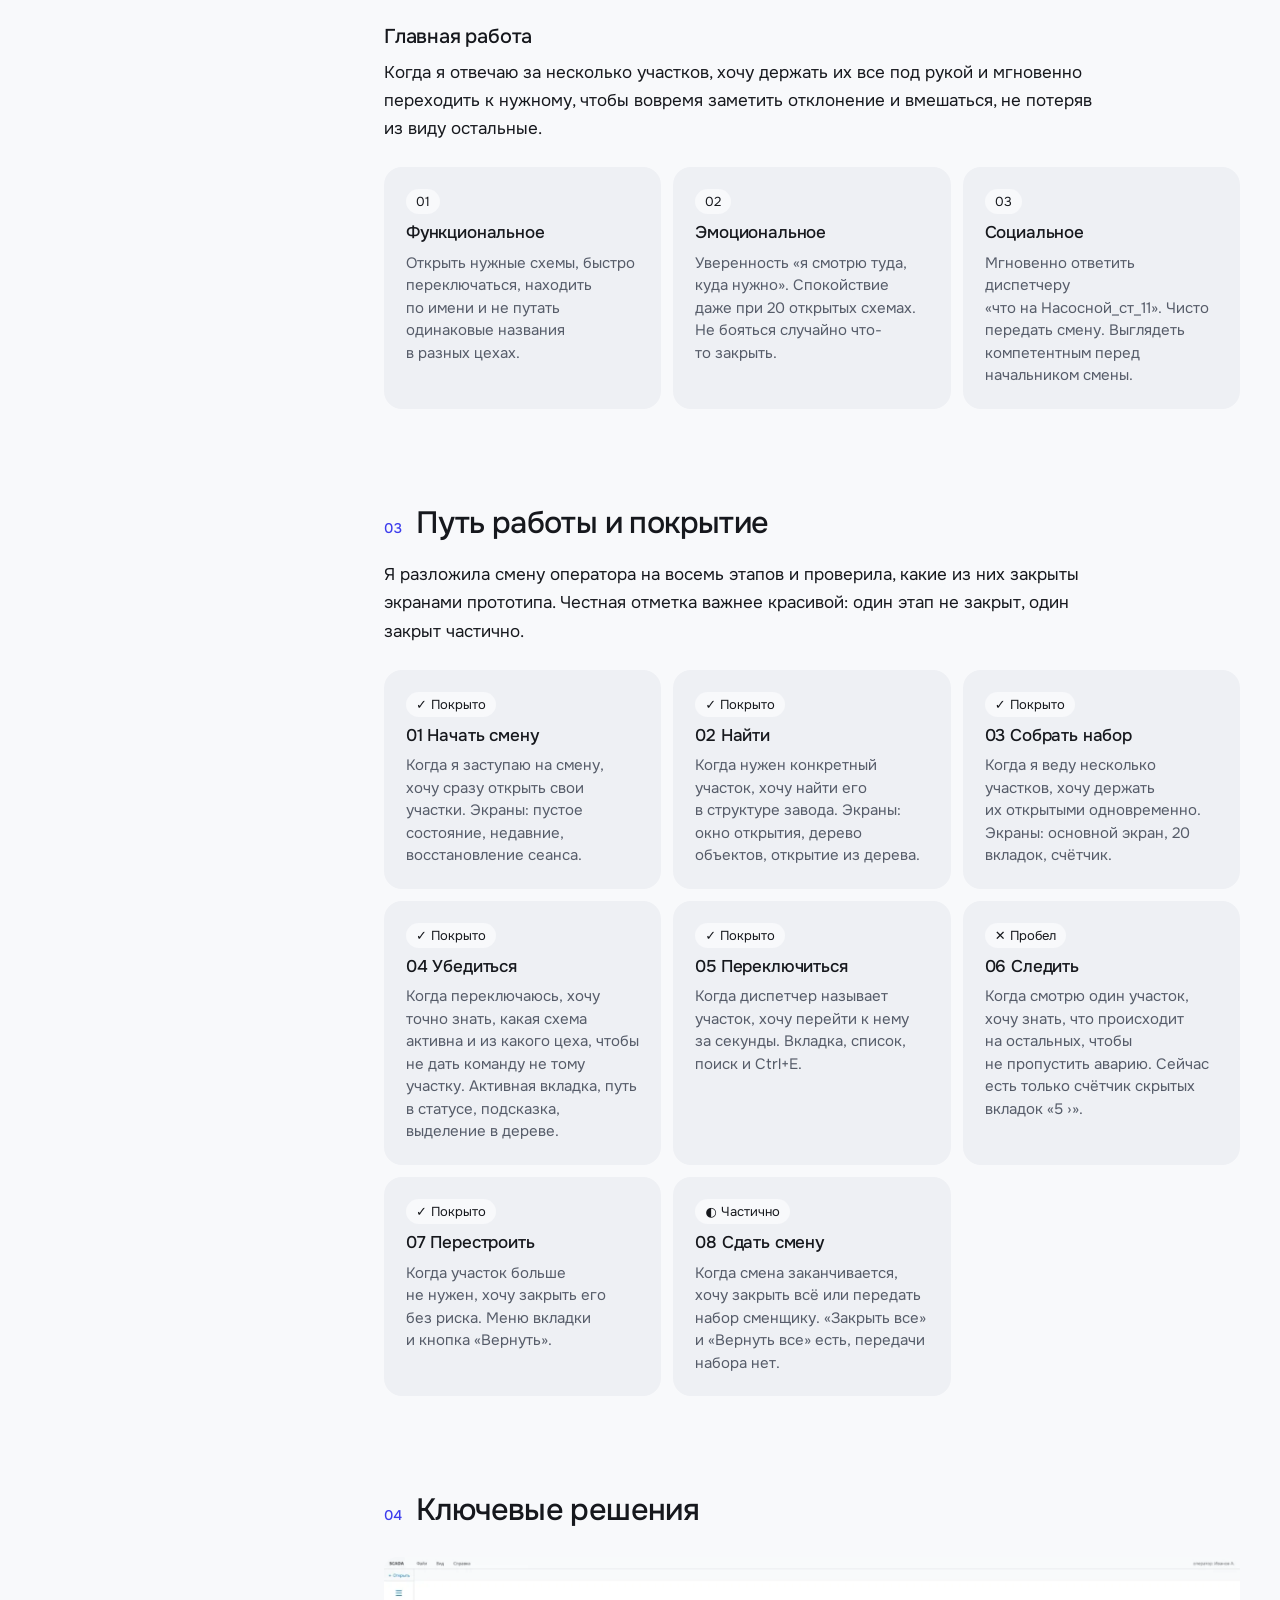
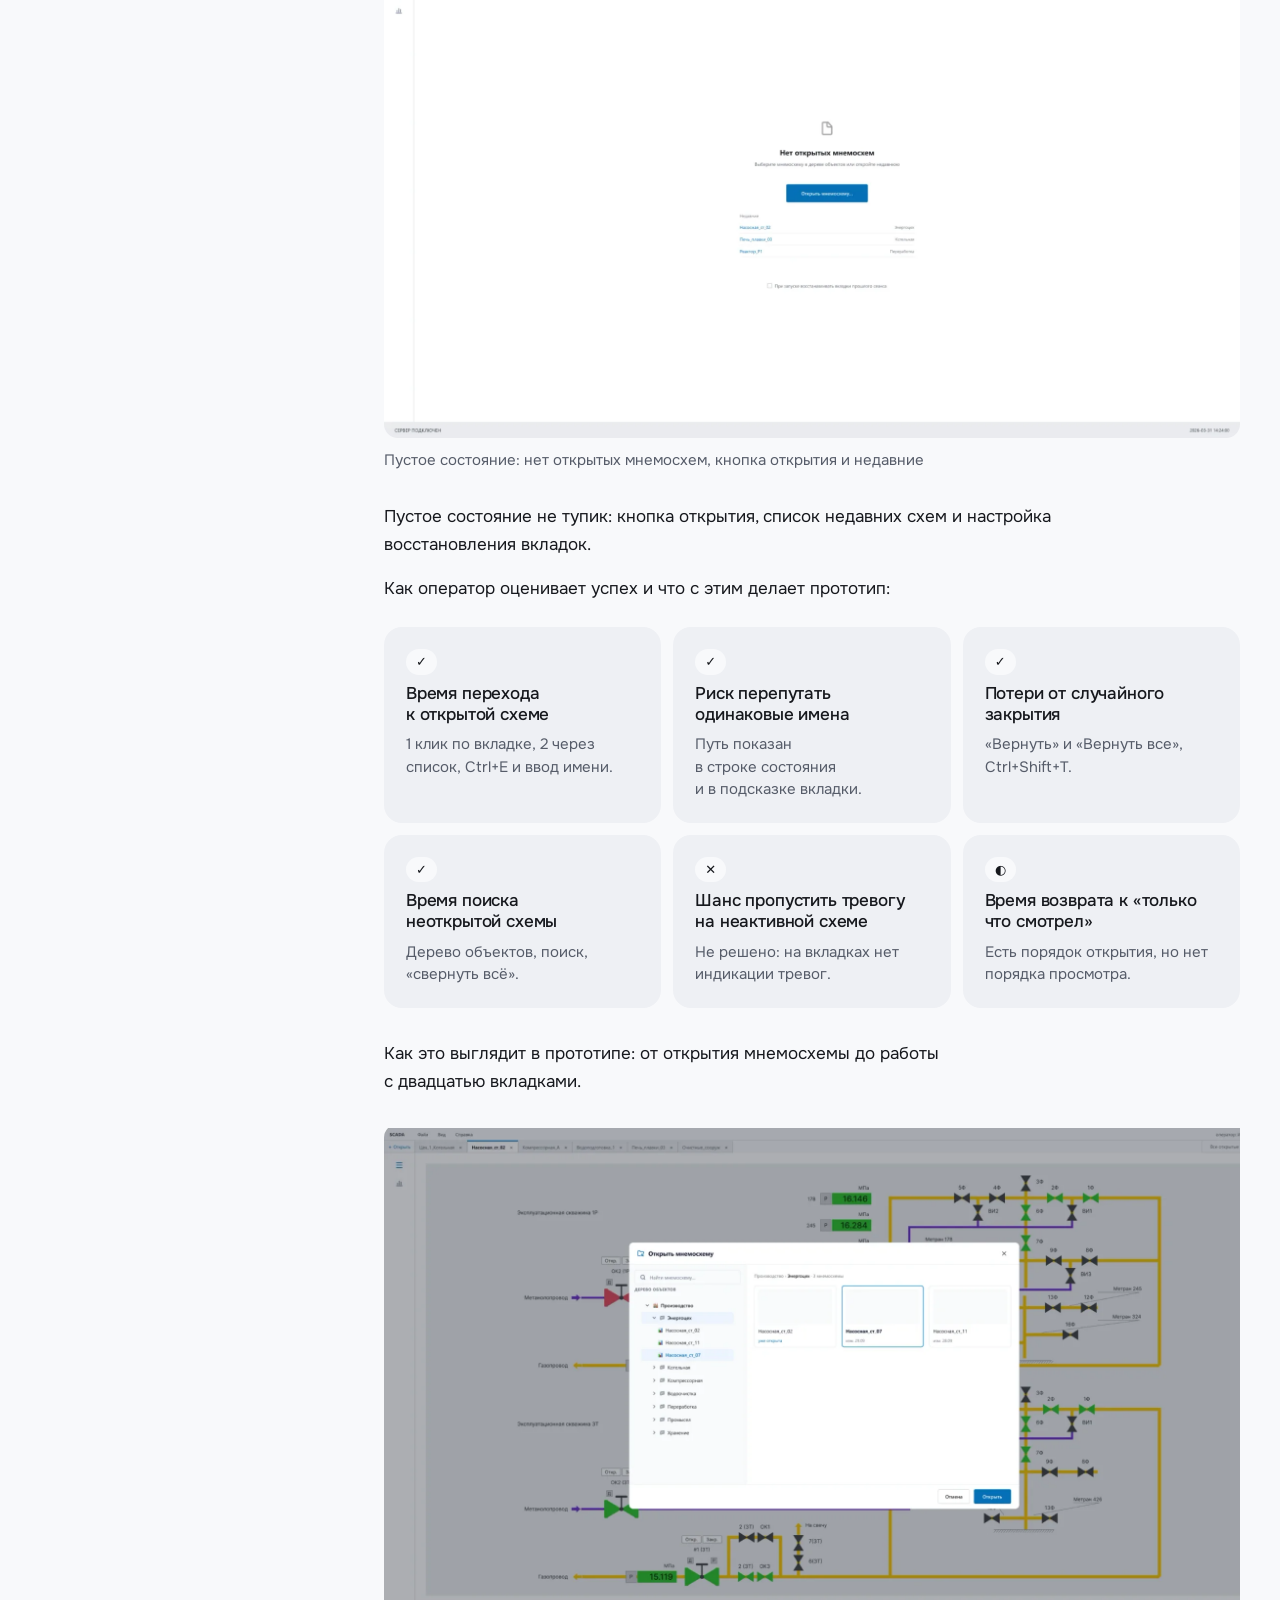
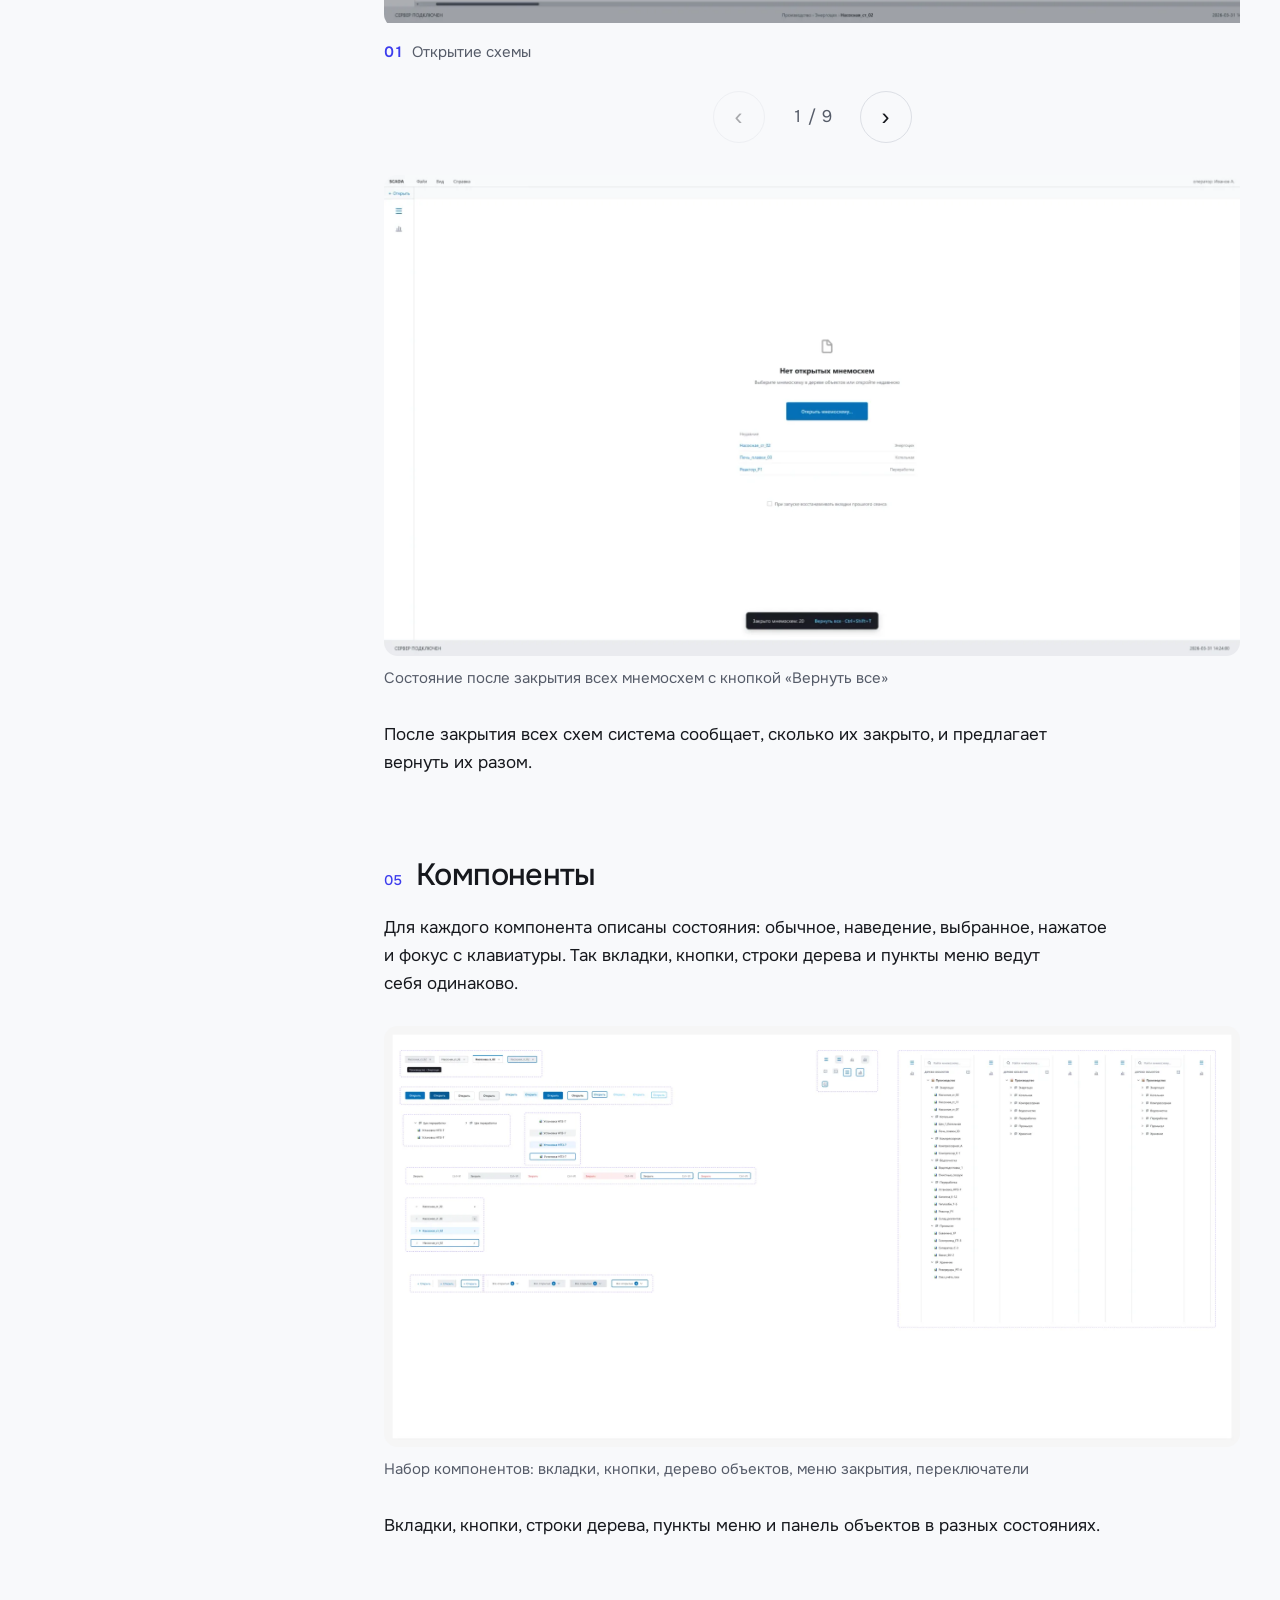
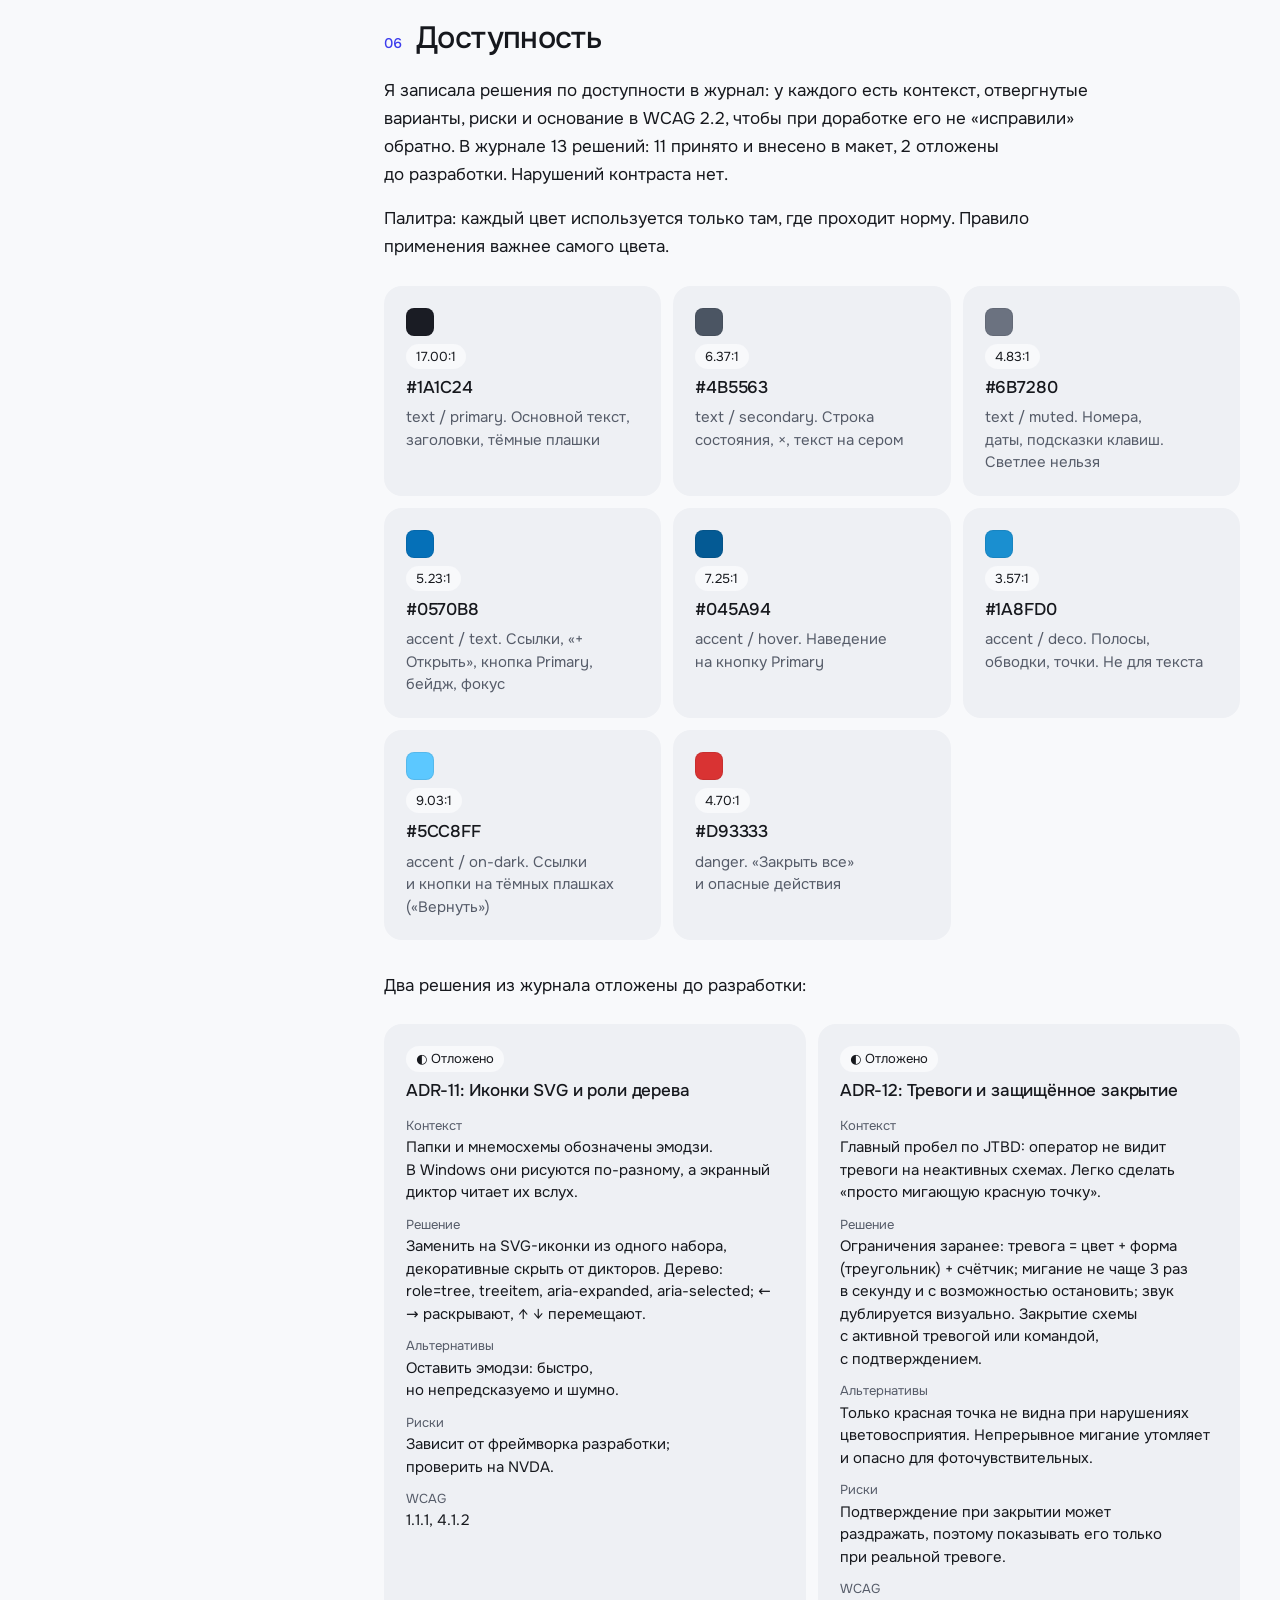
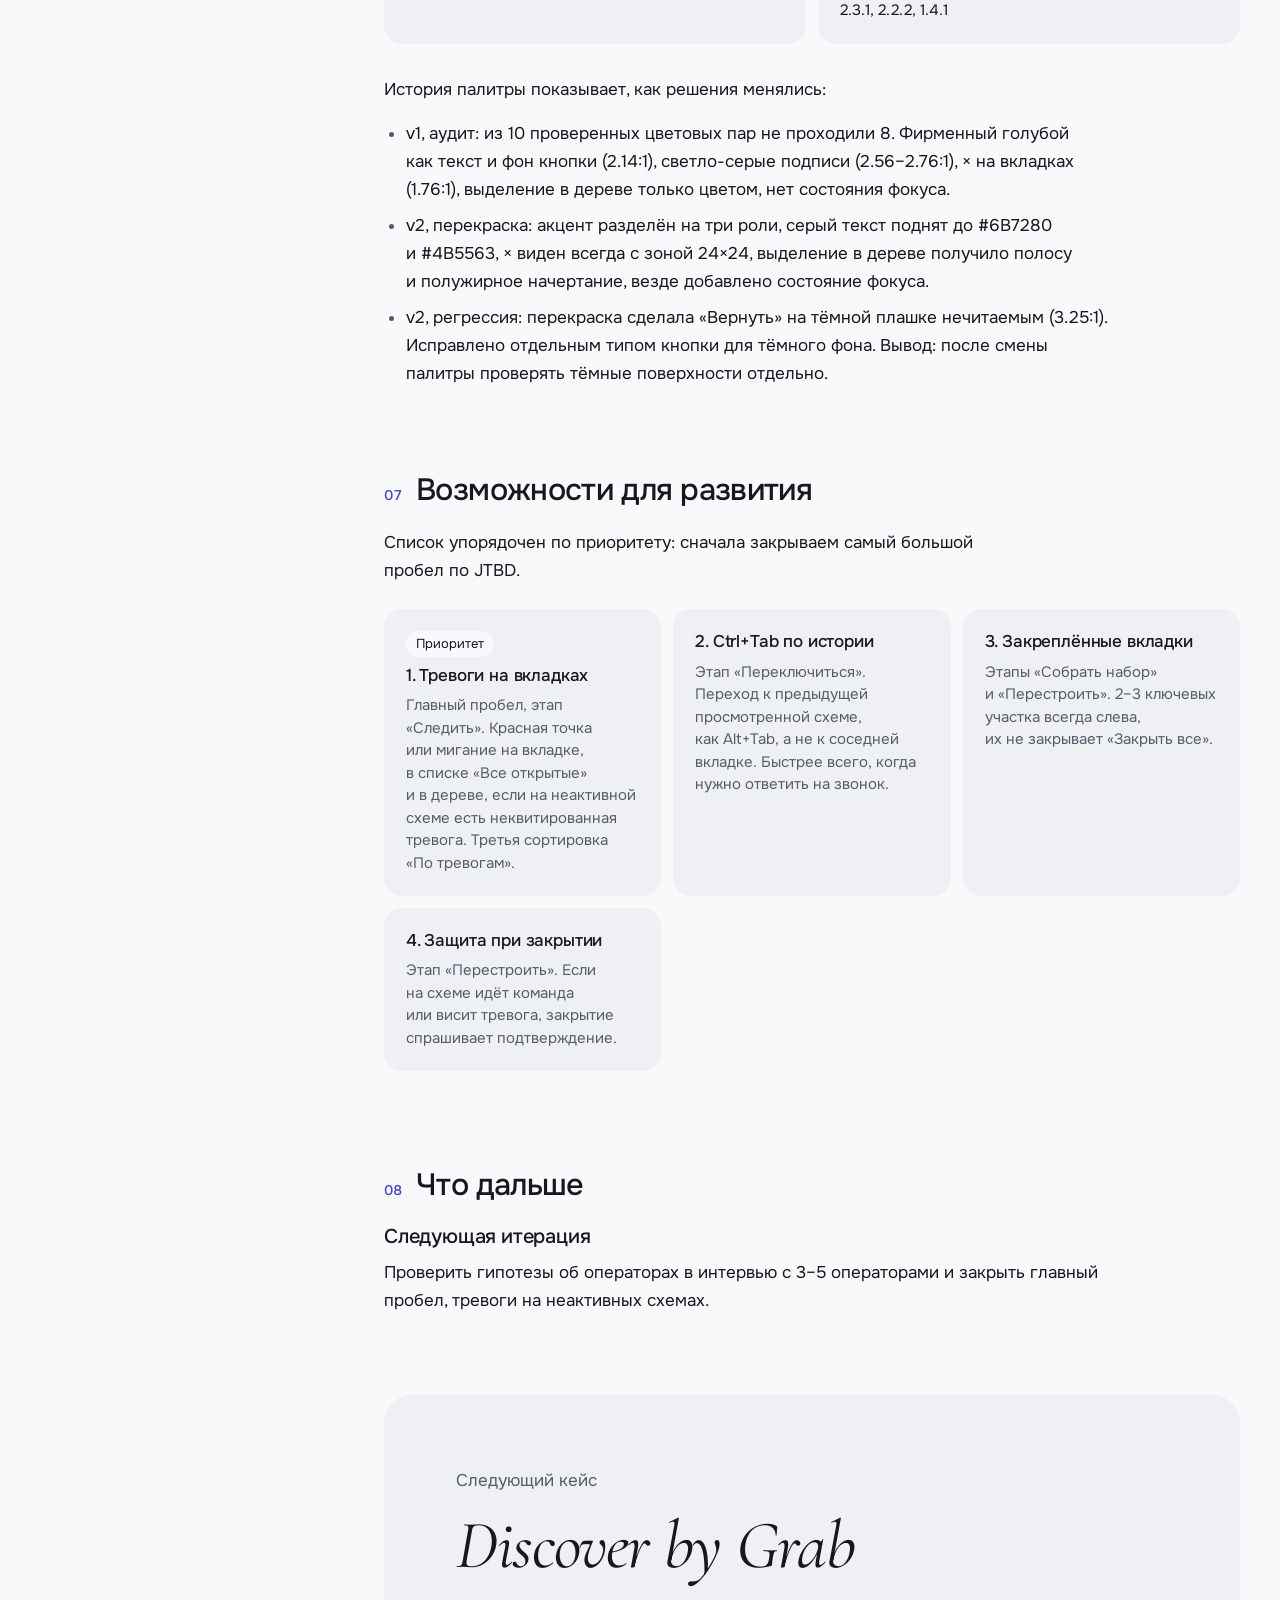
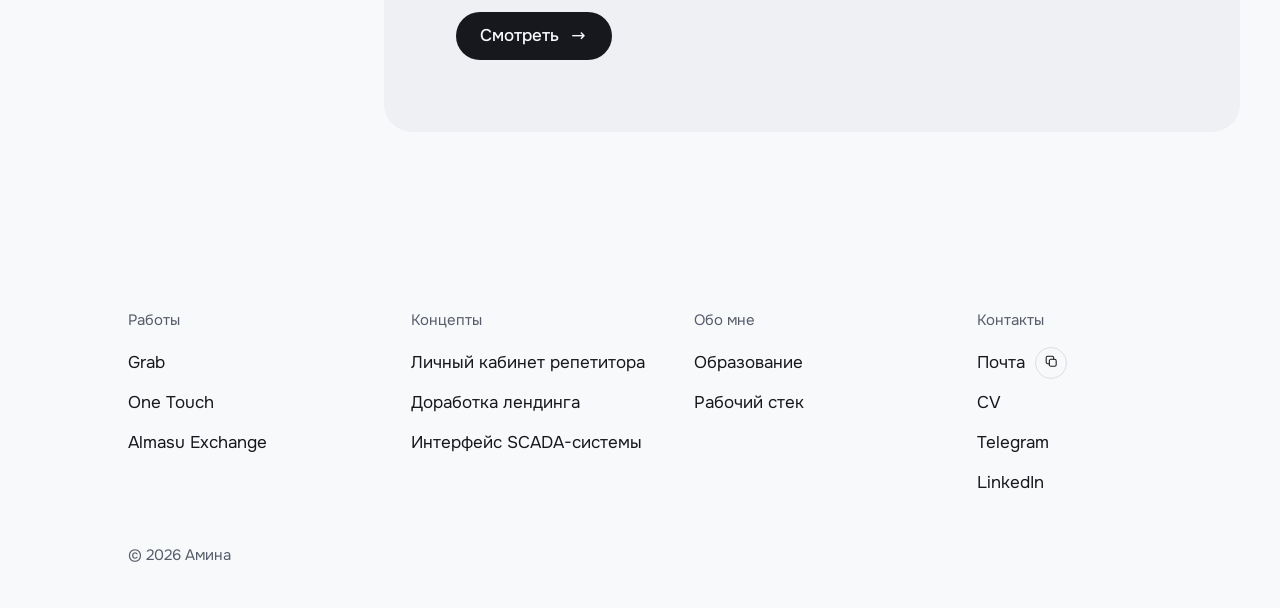
<file: works/concept-scada.html>
<!doctype html>
<html lang="ru">
<head>
<meta charset="utf-8">
<meta name="viewport" content="width=device-width, initial-scale=1">
<title data-i18n="titles.scada">Концепт. Прототип интерфейса SCADA-системы</title>
<meta name="description" content="Концепт интерфейса SCADA-системы, где оператор держит под рукой десятки мнемосхем. Я описала его работу через JTBD, собрала 17 состояний и записала решения по доступности.">
<meta name="theme-color" content="#f8f9fb">
<link rel="icon" type="image/png" sizes="32x32" href="../assets/icons/favicon-32.png">
<link rel="apple-touch-icon" href="../assets/icons/apple-touch-icon.png">
<link rel="preload" href="../assets/fonts/cormorant-cyrillic-wght-italic.woff2" as="font" type="font/woff2" crossorigin>
<link rel="preload" href="../assets/fonts/onest-cyrillic-wght-normal.woff2" as="font" type="font/woff2" crossorigin>
<link rel="stylesheet" href="../css/main.css">
<script type="module" src="../js/main.js"></script>
</head>
<body id="top" class="is-case">
<a class="skip-link" href="#main" data-i18n="ui.skip">Перейти к содержанию</a>
<aside class="quick-links" aria-label="Быстрые ссылки" data-i18n-aria="ui.quickLabel">
  <ul><li><a href="mailto:amzzdd@mail.ru"><svg class="icon-pixel" viewBox="0 0 32 32" shape-rendering="crispEdges" aria-hidden="true"><path d="M30.48 12.19V10.67H28.95V9.14H27.43V6.1H25.91V18.29H27.43V16.76H28.95V15.24H30.48V28.95H32V12.19H30.48Z"/><path d="M30.48 28.95H28.95V30.48H30.48V28.95Z"/><path d="M28.95 30.48H3.05V32H28.95V30.48Z"/><path d="M25.91 18.29H24.38V19.81H25.91V18.29Z"/><path d="M24.38 25.91H22.86V27.43H24.38V25.91Z"/><path d="M24.38 19.81H22.86V21.33H24.38V19.81Z"/><path d="M22.86 24.38H21.33V25.91H22.86V24.38Z"/><path d="M22.86 21.33H21.33V22.86H22.86V21.33Z"/><path d="M22.86 10.67H21.33V15.24H22.86V10.67Z"/><path d="M21.33 9.14H19.81V10.67H21.33V9.14Z"/><path d="M21.33 22.86H10.67V24.38H21.33V22.86Z"/><path d="M21.33 15.24H18.29V16.76H21.33V15.24Z"/><path d="M18.29 10.67H13.72V12.19H16.76V15.24H18.29V10.67Z"/><path d="M16.76 15.24H13.72V16.76H16.76V15.24Z"/><path d="M19.81 7.62H12.19V9.14H19.81V7.62Z"/><path d="M19.81 18.29H12.19V19.81H19.81V18.29Z"/><path d="M13.72 12.19H12.19V15.24H13.72V12.19Z"/><path d="M12.19 16.76H10.67V18.29H12.19V16.76Z"/><path d="M12.19 9.14H10.67V10.67H12.19V9.14Z"/><path d="M10.67 24.38H9.14V25.91H10.67V24.38Z"/><path d="M10.67 21.33H9.14V22.86H10.67V21.33Z"/><path d="M10.67 10.67H9.14V16.76H10.67V10.67Z"/><path d="M9.14 25.91H7.62V27.43H9.14V25.91Z"/><path d="M9.14 19.81H7.62V21.33H9.14V19.81Z"/><path d="M25.91 6.1V4.57H22.86V3.05H21.33V1.52H19.81V0H12.19V1.52H10.67V3.05H9.14V4.57H6.1V6.1H25.91Z"/><path d="M7.62 18.29H6.1V19.81H7.62V18.29Z"/><path d="M3.05 28.95H1.52V30.48H3.05V28.95Z"/><path d="M1.52 15.24H3.05V16.76H4.57V18.29H6.1V6.1H4.57V9.14H3.05V10.67H1.52V12.19H0V28.95H1.52V15.24Z"/></svg><span class="quick-tip" data-i18n="ui.tips.email">Написать на почту</span></a></li><li><a href="https://drive.google.com/file/d/1wvRj91TwyTB_j8liUvmT0LWW_SCFUZcr/view?usp=sharing" target="_blank" rel="noopener"><svg class="icon-pixel" viewBox="0 0 32 32" shape-rendering="crispEdges" aria-hidden="true"><path d="M30.472 3.045H28.952V1.525H27.432V-0.005H6.092V12.195H1.522V13.715H9.142V12.195H7.622V1.525H24.382V7.615H30.472V22.855H28.952V25.905H30.472V30.475H32.002V4.575H30.472V3.045Z"/><path d="M30.472 30.475H7.622V31.995H30.472V30.475Z"/><path d="M28.952 19.805H27.432V22.855H28.952V19.805Z"/><path d="M27.432 16.765H25.902V19.805H27.432V16.765Z"/><path d="M25.902 15.235H10.672V16.765H25.902V15.235Z"/><path d="M21.332 7.615H19.812V9.145H21.332V7.615Z"/><path d="M19.812 10.665H15.242V12.195H19.812V10.665Z"/><path d="M15.242 7.615H13.712V9.145H15.242V7.615Z"/><path d="M10.672 13.715H9.142V15.235H10.672V13.715Z"/><path d="M7.622 27.425H6.092V30.475H7.622V27.425Z"/><path d="M6.092 24.385H4.572V27.425H6.092V24.385Z"/><path d="M4.572 21.335H3.052V24.385H4.572V21.335Z"/><path d="M3.052 18.285H1.522V21.335H3.052V18.285Z"/><path d="M1.522 13.715H0.002V18.285H1.522V13.715Z"/></svg><span class="quick-tip" data-i18n="ui.tips.cv">Открыть CV</span></a></li><li><a href="https://t.me/yaazzdd" target="_blank" rel="noopener"><svg class="icon-pixel" viewBox="0 0 32 32" shape-rendering="crispEdges" aria-hidden="true"><path d="M22.1 15.24V16.76H19.05V18.29H9.91V19.81H14.48V21.33H16V22.86H17.53V24.38H23.62V25.9H25.15V27.43H26.67V28.95H28.19V22.86H29.72V21.33H31.24V15.24H29.72V13.71H28.19V12.19H25.15V7.62H23.62V15.24H22.1Z"/><path d="M23.62 6.09H22.1V7.62H23.62V6.09Z"/><path d="M20.57 10.67H17.53V13.71H20.57V10.67Z"/><path d="M22.1 4.57H19.05V6.09H22.1V4.57Z"/><path d="M14.48 10.67H11.43V13.71H14.48V10.67Z"/><path d="M9.91 19.81H8.38V21.33H9.91V19.81Z"/><path d="M19.05 3.05H6.86V4.57H19.05V3.05Z"/><path d="M6.86 18.29H5.34V24.38H6.86V22.86H8.38V21.33H6.86V18.29Z"/><path d="M8.38 10.67H5.34V13.71H8.38V10.67Z"/><path d="M6.86 4.57H3.81V6.09H6.86V4.57Z"/><path d="M5.34 16.76H3.81V18.29H5.34V16.76Z"/><path d="M3.81 15.24H2.29V16.76H3.81V15.24Z"/><path d="M3.81 6.09H2.29V7.62H3.81V6.09Z"/><path d="M2.29 7.62H0.76V15.24H2.29V7.62Z"/></svg><span class="quick-tip" data-i18n="ui.tips.telegram">Написать в Telegram</span></a></li><li><a href="https://www.linkedin.com/in/aminauxui" target="_blank" rel="noopener"><svg class="icon-pixel" viewBox="0 0 32 32" shape-rendering="crispEdges" aria-hidden="true"><path d="M32 3.05H30.47V28.95H32V3.05Z"/><path d="M30.47 28.95H28.95V30.48H30.47V28.95Z"/><path d="M30.47 1.52H28.95V3.05H30.47V1.52Z"/><path d="M28.95 4.57H27.42V27.43H28.95V4.57Z"/><path d="M28.95 30.48H3.04V32H28.95V30.48Z"/><path d="M27.42 27.43H4.57V28.95H27.42V27.43Z"/><path d="M22.85 15.24H21.33V13.71H18.28V15.24H16.76V13.71H13.71V22.86H16.76V18.29H18.28V16.76H19.81V18.29H21.33V22.86H24.38V16.76H22.85V15.24Z"/><path d="M10.66 13.71H7.61V22.86H10.66V13.71Z"/><path d="M10.66 9.14H7.61V12.19H10.66V9.14Z"/><path d="M27.42 3.05H4.57V4.57H27.42V3.05Z"/><path d="M28.95 0H3.04V1.52H28.95V0Z"/><path d="M4.57 4.57H3.04V27.43H4.57V4.57Z"/><path d="M3.04 28.95H1.52V30.48H3.04V28.95Z"/><path d="M3.04 1.52H1.52V3.05H3.04V1.52Z"/><path d="M1.52 3.05H0V28.95H1.52V3.05Z"/></svg><span class="quick-tip" data-i18n="ui.tips.linkedin">Открыть LinkedIn</span></a></li></ul>
</aside>
<div class="page">
<header class="site-header">
  <div class="nav-pill">
    <a class="brand" href="../index.html"><img src="../assets/images/bunny-nav.webp" alt="Портфолио" data-i18n-alt="ui.navBrand" width="111" height="160" decoding="async"></a>
    <nav aria-label="Основная навигация" data-i18n-aria="ui.navLabel">
      <ul><li><a href="../index.html#works" data-i18n="ui.nav.works">Работы</a></li><li><a href="../index.html#about" data-i18n="ui.nav.about">Обо мне</a></li><li><a href="#contacts" data-i18n="ui.nav.contacts">Контакты</a></li></ul>
    </nav>
  </div>
  
  <div class="header-actions">
    <div class="lang" role="group" aria-label="Язык сайта" data-i18n-aria="ui.langLabel">
      <button type="button" data-lang="ru" aria-pressed="true">RU</button>
      <button type="button" data-lang="en" aria-pressed="false">EN</button>
    </div>
    <a class="header-cta" href="https://t.me/yaazzdd" target="_blank" rel="noopener"><span class="header-cta-label" data-i18n="ui.cta">Связаться</span><span class="header-cta-arrow"><span class="arrow-roll arrow-roll--ne" data-arrow="↗" aria-hidden="true"></span></span></a>
  </div>
</header>
<p class="lang-notice" data-i18n="ui.translationPending" lang="en" hidden>English version: translation pending</p>
<main id="main" tabindex="-1">
<a class="case-close" href="../index.html#works" data-transition aria-label="Закрыть и вернуться к работам" data-i18n-aria="ui.closeCase"><svg viewBox="0 0 24 24" aria-hidden="true"><path d="M6 6l12 12M18 6 6 18"/></svg></a>
<article class="case">
  <header class="case-header">
    <p class="eyebrow" data-i18n="cases.scada.eyebrow">Концепт для промышленности</p>
    <h1 data-i18n="cases.scada.title">Прототип интерфейса SCADA-системы</h1>
    <p class="case-lead" data-i18n="cases.scada.lead">Концепт интерфейса SCADA-системы, где оператор держит под рукой десятки мнемосхем. Я описала его работу через JTBD, собрала 17 состояний и записала решения по доступности.</p>
    <ul class="tags" aria-label="Теги" data-i18n-aria="ui.tagsLabel"><li data-i18n="cases.scada.tags.0">Prototyping</li><li data-i18n="cases.scada.tags.1">UI States</li><li data-i18n="cases.scada.tags.2">Accessibility</li></ul>
    <dl class="meta" aria-label="Детали проекта" data-i18n-aria="ui.metaLabel"><div><dt data-i18n="cases.scada.meta.0.label">Роль</dt><dd data-i18n="cases.scada.meta.0.value">UI/UX дизайнер</dd></div><div><dt data-i18n="cases.scada.meta.1.label">Формат</dt><dd data-i18n="cases.scada.meta.1.value">Концепт, прототип</dd></div><div><dt data-i18n="cases.scada.meta.2.label">Платформа</dt><dd data-i18n="cases.scada.meta.2.value">Desktop 2560×1440</dd></div><div><dt data-i18n="cases.scada.meta.3.label">Сфера</dt><dd data-i18n="cases.scada.meta.3.value">Промышленная автоматизация</dd></div></dl>
    
  </header>
  <div class="case-layout">
    <nav class="case-nav" aria-label="Разделы кейса" data-i18n-aria="ui.caseNavLabel">
      <ul><li><a href="#task" data-i18n="cases.scada.sections.0.title">Задача</a></li><li><a href="#operator" data-i18n="cases.scada.sections.1.title">Оператор: JTBD</a></li><li><a href="#coverage" data-i18n="cases.scada.sections.2.title">Путь работы и покрытие</a></li><li><a href="#decisions" data-i18n="cases.scada.sections.3.title">Ключевые решения</a></li><li><a href="#components" data-i18n="cases.scada.sections.4.title">Компоненты</a></li><li><a href="#accessibility" data-i18n="cases.scada.sections.5.title">Доступность</a></li><li><a href="#growth" data-i18n="cases.scada.sections.6.title">Возможности для развития</a></li><li><a href="#next-steps" data-i18n="cases.scada.sections.7.title">Что дальше</a></li></ul>
    </nav>
    <div class="case-body">
      <section id="task" class="case-section">
        <h2><span class="section-num">01</span> <span data-i18n="cases.scada.sections.0.title">Задача</span></h2>
        <p data-i18n="cases.scada.sections.0.blocks.0.text">Оператор центрального пульта ведёт несколько участков большого завода. Нужно было спроектировать, как он работает с мнемосхемами: открывает, переключается, закрывает и возвращает закрытое. Прототип состоит из 17 состояний экрана в четырёх группах.</p>
<ul class="cards cards--grid-2"><li class="card"><span class="card-badge" data-i18n="cases.scada.sections.0.blocks.1.items.0.badge">01–04</span><h3 data-i18n="cases.scada.sections.0.blocks.1.items.0.title">Открыть и переключиться</h3><p data-i18n="cases.scada.sections.0.blocks.1.items.0.text">Пустой экран, окно открытия схемы, основной экран и переключение вкладки.</p></li><li class="card"><span class="card-badge" data-i18n="cases.scada.sections.0.blocks.1.items.1.badge">05–08</span><h3 data-i18n="cases.scada.sections.0.blocks.1.items.1.title">Список «Все открытые» и фильтр</h3><p data-i18n="cases.scada.sections.0.blocks.1.items.1.text">Список по порядку открытия и по имени, фильтр при 20 открытых схемах и пустой результат.</p></li><li class="card"><span class="card-badge" data-i18n="cases.scada.sections.0.blocks.1.items.2.badge">09–12</span><h3 data-i18n="cases.scada.sections.0.blocks.1.items.2.title">Закрытие и много вкладок</h3><p data-i18n="cases.scada.sections.0.blocks.1.items.2.text">Меню вкладки, возврат после закрытия, 20 открытых вкладок и полный список.</p></li><li class="card"><span class="card-badge" data-i18n="cases.scada.sections.0.blocks.1.items.3.badge">13–17</span><h3 data-i18n="cases.scada.sections.0.blocks.1.items.3.title">Фильтр, дерево и «Закрыть все»</h3><p data-i18n="cases.scada.sections.0.blocks.1.items.3.text">Фильтр по первым буквам, открытие из дерева и закрытие всех схем с возвратом.</p></li></ul>
<p data-i18n="cases.scada.sections.0.blocks.2.text">На скриншотах состояний в файле стоят логотипы заказчика, поэтому на этой странице я показываю только пустые состояния и компоненты.</p>
      </section>
<section id="operator" class="case-section">
        <h2><span class="section-num">02</span> <span data-i18n="cases.scada.sections.1.title">Оператор: JTBD</span></h2>
        <p data-i18n="cases.scada.sections.1.blocks.0.text">Гипотезы выведены из условий задания и практики работы SCADA-операторов. Их нужно проверять интервью с 3–5 операторами, в рамках задания интервью не проводились.</p>
<h3 data-i18n="cases.scada.sections.1.blocks.1.text">Кто</h3>
<p data-i18n="cases.scada.sections.1.blocks.2.text">Оператор центрального пульта управления. Смена 8–12 часов, ведёт сразу несколько участков, отвечает на звонки диспетчера, передаёт смену.</p>
<h3 data-i18n="cases.scada.sections.1.blocks.3.text">Главная работа</h3>
<p data-i18n="cases.scada.sections.1.blocks.4.text">Когда я отвечаю за несколько участков, хочу держать их все под рукой и мгновенно переходить к нужному, чтобы вовремя заметить отклонение и вмешаться, не потеряв из виду остальные.</p>
<ul class="cards"><li class="card"><span class="card-badge" data-i18n="cases.scada.sections.1.blocks.5.items.0.badge">01</span><h3 data-i18n="cases.scada.sections.1.blocks.5.items.0.title">Функциональное</h3><p data-i18n="cases.scada.sections.1.blocks.5.items.0.text">Открыть нужные схемы, быстро переключаться, находить по имени и не путать одинаковые названия в разных цехах.</p></li><li class="card"><span class="card-badge" data-i18n="cases.scada.sections.1.blocks.5.items.1.badge">02</span><h3 data-i18n="cases.scada.sections.1.blocks.5.items.1.title">Эмоциональное</h3><p data-i18n="cases.scada.sections.1.blocks.5.items.1.text">Уверенность «я смотрю туда, куда нужно». Спокойствие даже при 20 открытых схемах. Не бояться случайно что-то закрыть.</p></li><li class="card"><span class="card-badge" data-i18n="cases.scada.sections.1.blocks.5.items.2.badge">03</span><h3 data-i18n="cases.scada.sections.1.blocks.5.items.2.title">Социальное</h3><p data-i18n="cases.scada.sections.1.blocks.5.items.2.text">Мгновенно ответить диспетчеру «что на Насосной_ст_11». Чисто передать смену. Выглядеть компетентным перед начальником смены.</p></li></ul>
      </section>
<section id="coverage" class="case-section">
        <h2><span class="section-num">03</span> <span data-i18n="cases.scada.sections.2.title">Путь работы и покрытие</span></h2>
        <p data-i18n="cases.scada.sections.2.blocks.0.text">Я разложила смену оператора на восемь этапов и проверила, какие из них закрыты экранами прототипа. Честная отметка важнее красивой: один этап не закрыт, один закрыт частично.</p>
<ul class="cards"><li class="card"><span class="card-badge" data-i18n="cases.scada.sections.2.blocks.1.items.0.badge">✓ Покрыто</span><h3 data-i18n="cases.scada.sections.2.blocks.1.items.0.title">01 Начать смену</h3><p data-i18n="cases.scada.sections.2.blocks.1.items.0.text">Когда я заступаю на смену, хочу сразу открыть свои участки. Экраны: пустое состояние, недавние, восстановление сеанса.</p></li><li class="card"><span class="card-badge" data-i18n="cases.scada.sections.2.blocks.1.items.1.badge">✓ Покрыто</span><h3 data-i18n="cases.scada.sections.2.blocks.1.items.1.title">02 Найти</h3><p data-i18n="cases.scada.sections.2.blocks.1.items.1.text">Когда нужен конкретный участок, хочу найти его в структуре завода. Экраны: окно открытия, дерево объектов, открытие из дерева.</p></li><li class="card"><span class="card-badge" data-i18n="cases.scada.sections.2.blocks.1.items.2.badge">✓ Покрыто</span><h3 data-i18n="cases.scada.sections.2.blocks.1.items.2.title">03 Собрать набор</h3><p data-i18n="cases.scada.sections.2.blocks.1.items.2.text">Когда я веду несколько участков, хочу держать их открытыми одновременно. Экраны: основной экран, 20 вкладок, счётчик.</p></li><li class="card"><span class="card-badge" data-i18n="cases.scada.sections.2.blocks.1.items.3.badge">✓ Покрыто</span><h3 data-i18n="cases.scada.sections.2.blocks.1.items.3.title">04 Убедиться</h3><p data-i18n="cases.scada.sections.2.blocks.1.items.3.text">Когда переключаюсь, хочу точно знать, какая схема активна и из какого цеха, чтобы не дать команду не тому участку. Активная вкладка, путь в статусе, подсказка, выделение в дереве.</p></li><li class="card"><span class="card-badge" data-i18n="cases.scada.sections.2.blocks.1.items.4.badge">✓ Покрыто</span><h3 data-i18n="cases.scada.sections.2.blocks.1.items.4.title">05 Переключиться</h3><p data-i18n="cases.scada.sections.2.blocks.1.items.4.text">Когда диспетчер называет участок, хочу перейти к нему за секунды. Вкладка, список, поиск и Ctrl+E.</p></li><li class="card"><span class="card-badge" data-i18n="cases.scada.sections.2.blocks.1.items.5.badge">✕ Пробел</span><h3 data-i18n="cases.scada.sections.2.blocks.1.items.5.title">06 Следить</h3><p data-i18n="cases.scada.sections.2.blocks.1.items.5.text">Когда смотрю один участок, хочу знать, что происходит на остальных, чтобы не пропустить аварию. Сейчас есть только счётчик скрытых вкладок «5 ›».</p></li><li class="card"><span class="card-badge" data-i18n="cases.scada.sections.2.blocks.1.items.6.badge">✓ Покрыто</span><h3 data-i18n="cases.scada.sections.2.blocks.1.items.6.title">07 Перестроить</h3><p data-i18n="cases.scada.sections.2.blocks.1.items.6.text">Когда участок больше не нужен, хочу закрыть его без риска. Меню вкладки и кнопка «Вернуть».</p></li><li class="card"><span class="card-badge" data-i18n="cases.scada.sections.2.blocks.1.items.7.badge">◐ Частично</span><h3 data-i18n="cases.scada.sections.2.blocks.1.items.7.title">08 Сдать смену</h3><p data-i18n="cases.scada.sections.2.blocks.1.items.7.text">Когда смена заканчивается, хочу закрыть всё или передать набор сменщику. «Закрыть все» и «Вернуть все» есть, передачи набора нет.</p></li></ul>
      </section>
<section id="decisions" class="case-section">
        <h2><span class="section-num">04</span> <span data-i18n="cases.scada.sections.3.title">Ключевые решения</span></h2>
        <div class="media media-panel"><figure class="slide slide--wide"><button type="button" class="slide-zoom" data-zoom aria-label="Открыть крупно" data-i18n-aria="ui.zoom"><img src="../assets/images/concepts/scada/empty-state.webp" alt="Пустое состояние: нет открытых мнемосхем, кнопка открытия и недавние" data-i18n-alt="cases.scada.sections.3.blocks.0.items.0.alt" width="1800" height="1012" decoding="async" loading="lazy"><span class="slide-zoom-icon"><svg viewBox="0 0 24 24" aria-hidden="true"><circle cx="11" cy="11" r="6.5"/><path d="m16 16 4.5 4.5M11 8v6M8 11h6"/></svg></span></button><figcaption><span data-i18n="cases.scada.sections.3.blocks.0.items.0.alt">Пустое состояние: нет открытых мнемосхем, кнопка открытия и недавние</span></figcaption></figure></div>
<p data-i18n="cases.scada.sections.3.blocks.1.text">Пустое состояние не тупик: кнопка открытия, список недавних схем и настройка восстановления вкладок.</p>
<p data-i18n="cases.scada.sections.3.blocks.2.text">Как оператор оценивает успех и что с этим делает прототип:</p>
<ul class="cards"><li class="card"><span class="card-badge" data-i18n="cases.scada.sections.3.blocks.3.items.0.badge">✓</span><h3 data-i18n="cases.scada.sections.3.blocks.3.items.0.title">Время перехода к открытой схеме</h3><p data-i18n="cases.scada.sections.3.blocks.3.items.0.text">1 клик по вкладке, 2 через список, Ctrl+E и ввод имени.</p></li><li class="card"><span class="card-badge" data-i18n="cases.scada.sections.3.blocks.3.items.1.badge">✓</span><h3 data-i18n="cases.scada.sections.3.blocks.3.items.1.title">Риск перепутать одинаковые имена</h3><p data-i18n="cases.scada.sections.3.blocks.3.items.1.text">Путь показан в строке состояния и в подсказке вкладки.</p></li><li class="card"><span class="card-badge" data-i18n="cases.scada.sections.3.blocks.3.items.2.badge">✓</span><h3 data-i18n="cases.scada.sections.3.blocks.3.items.2.title">Потери от случайного закрытия</h3><p data-i18n="cases.scada.sections.3.blocks.3.items.2.text">«Вернуть» и «Вернуть все», Ctrl+Shift+T.</p></li><li class="card"><span class="card-badge" data-i18n="cases.scada.sections.3.blocks.3.items.3.badge">✓</span><h3 data-i18n="cases.scada.sections.3.blocks.3.items.3.title">Время поиска неоткрытой схемы</h3><p data-i18n="cases.scada.sections.3.blocks.3.items.3.text">Дерево объектов, поиск, «свернуть всё».</p></li><li class="card"><span class="card-badge" data-i18n="cases.scada.sections.3.blocks.3.items.4.badge">✕</span><h3 data-i18n="cases.scada.sections.3.blocks.3.items.4.title">Шанс пропустить тревогу на неактивной схеме</h3><p data-i18n="cases.scada.sections.3.blocks.3.items.4.text">Не решено: на вкладках нет индикации тревог.</p></li><li class="card"><span class="card-badge" data-i18n="cases.scada.sections.3.blocks.3.items.5.badge">◐</span><h3 data-i18n="cases.scada.sections.3.blocks.3.items.5.title">Время возврата к «только что смотрел»</h3><p data-i18n="cases.scada.sections.3.blocks.3.items.5.text">Есть порядок открытия, но нет порядка просмотра.</p></li></ul>
<p data-i18n="cases.scada.sections.3.blocks.4.text">Как это выглядит в прототипе: от открытия мнемосхемы до работы с двадцатью вкладками.</p>
<div class="carousel media-panel" data-carousel>
  <div class="carousel-track" tabindex="0" role="region" aria-label="Экраны" data-i18n-aria="ui.screensLabel"><figure class="slide slide--wide"><button type="button" class="slide-zoom" data-zoom aria-label="Открыть крупно" data-i18n-aria="ui.zoom"><img src="../assets/images/concepts/scada/flow-1-open-dialog.webp" alt="Окно «Открыть мнемосхему»: дерево объектов слева, карточки схем цеха справа, уже открытая схема отмечена" data-i18n-alt="cases.scada.sections.3.blocks.5.items.0.alt" width="1800" height="1012" decoding="async" loading="lazy"><span class="slide-zoom-icon"><svg viewBox="0 0 24 24" aria-hidden="true"><circle cx="11" cy="11" r="6.5"/><path d="m16 16 4.5 4.5M11 8v6M8 11h6"/></svg></span></button><figcaption><span class="slide-num">01</span> <span data-i18n="cases.scada.sections.3.blocks.5.items.0.caption">Открытие схемы</span></figcaption></figure><figure class="slide slide--wide"><button type="button" class="slide-zoom" data-zoom aria-label="Открыть крупно" data-i18n-aria="ui.zoom"><img src="../assets/images/concepts/scada/flow-2-tree.webp" alt="Боковая панель с деревом объектов и поиском, открытая схема подсвечена" data-i18n-alt="cases.scada.sections.3.blocks.5.items.1.alt" width="1800" height="1012" decoding="async" loading="lazy"><span class="slide-zoom-icon"><svg viewBox="0 0 24 24" aria-hidden="true"><circle cx="11" cy="11" r="6.5"/><path d="m16 16 4.5 4.5M11 8v6M8 11h6"/></svg></span></button><figcaption><span class="slide-num">02</span> <span data-i18n="cases.scada.sections.3.blocks.5.items.1.caption">Дерево объектов</span></figcaption></figure><figure class="slide slide--wide"><button type="button" class="slide-zoom" data-zoom aria-label="Открыть крупно" data-i18n-aria="ui.zoom"><img src="../assets/images/concepts/scada/flow-3-list-order.webp" alt="Список открытых мнемосхем в порядке открытия" data-i18n-alt="cases.scada.sections.3.blocks.5.items.2.alt" width="1800" height="1009" decoding="async" loading="lazy"><span class="slide-zoom-icon"><svg viewBox="0 0 24 24" aria-hidden="true"><circle cx="11" cy="11" r="6.5"/><path d="m16 16 4.5 4.5M11 8v6M8 11h6"/></svg></span></button><figcaption><span class="slide-num">03</span> <span data-i18n="cases.scada.sections.3.blocks.5.items.2.caption">Открытые по порядку</span></figcaption></figure><figure class="slide slide--wide"><button type="button" class="slide-zoom" data-zoom aria-label="Открыть крупно" data-i18n-aria="ui.zoom"><img src="../assets/images/concepts/scada/flow-4-list-name.webp" alt="Тот же список, отсортированный по имени" data-i18n-alt="cases.scada.sections.3.blocks.5.items.3.alt" width="1800" height="1009" decoding="async" loading="lazy"><span class="slide-zoom-icon"><svg viewBox="0 0 24 24" aria-hidden="true"><circle cx="11" cy="11" r="6.5"/><path d="m16 16 4.5 4.5M11 8v6M8 11h6"/></svg></span></button><figcaption><span class="slide-num">04</span> <span data-i18n="cases.scada.sections.3.blocks.5.items.3.caption">Открытые по имени</span></figcaption></figure><figure class="slide slide--wide"><button type="button" class="slide-zoom" data-zoom aria-label="Открыть крупно" data-i18n-aria="ui.zoom"><img src="../assets/images/concepts/scada/flow-5-twenty-tabs.webp" alt="Двадцать открытых вкладок: лишние скрыты за счётчиком, полный список в панели" data-i18n-alt="cases.scada.sections.3.blocks.5.items.4.alt" width="1800" height="1009" decoding="async" loading="lazy"><span class="slide-zoom-icon"><svg viewBox="0 0 24 24" aria-hidden="true"><circle cx="11" cy="11" r="6.5"/><path d="m16 16 4.5 4.5M11 8v6M8 11h6"/></svg></span></button><figcaption><span class="slide-num">05</span> <span data-i18n="cases.scada.sections.3.blocks.5.items.4.caption">Двадцать вкладок</span></figcaption></figure><figure class="slide slide--wide"><button type="button" class="slide-zoom" data-zoom aria-label="Открыть крупно" data-i18n-aria="ui.zoom"><img src="../assets/images/concepts/scada/flow-6-filter.webp" alt="Фильтр «Нас» находит 3 схемы из 20, совпадение выделено" data-i18n-alt="cases.scada.sections.3.blocks.5.items.5.alt" width="1800" height="1009" decoding="async" loading="lazy"><span class="slide-zoom-icon"><svg viewBox="0 0 24 24" aria-hidden="true"><circle cx="11" cy="11" r="6.5"/><path d="m16 16 4.5 4.5M11 8v6M8 11h6"/></svg></span></button><figcaption><span class="slide-num">06</span> <span data-i18n="cases.scada.sections.3.blocks.5.items.5.caption">Фильтр по имени</span></figcaption></figure><figure class="slide slide--wide"><button type="button" class="slide-zoom" data-zoom aria-label="Открыть крупно" data-i18n-aria="ui.zoom"><img src="../assets/images/concepts/scada/flow-7-filter-middle.webp" alt="Фильтр находит совпадение и в середине имени" data-i18n-alt="cases.scada.sections.3.blocks.5.items.6.alt" width="1800" height="1009" decoding="async" loading="lazy"><span class="slide-zoom-icon"><svg viewBox="0 0 24 24" aria-hidden="true"><circle cx="11" cy="11" r="6.5"/><path d="m16 16 4.5 4.5M11 8v6M8 11h6"/></svg></span></button><figcaption><span class="slide-num">07</span> <span data-i18n="cases.scada.sections.3.blocks.5.items.6.caption">Совпадение в любой части</span></figcaption></figure><figure class="slide slide--wide"><button type="button" class="slide-zoom" data-zoom aria-label="Открыть крупно" data-i18n-aria="ui.zoom"><img src="../assets/images/concepts/scada/flow-8-not-found.webp" alt="Ничего не найдено среди открытых, кнопка «Открыть из папки»" data-i18n-alt="cases.scada.sections.3.blocks.5.items.7.alt" width="1800" height="1009" decoding="async" loading="lazy"><span class="slide-zoom-icon"><svg viewBox="0 0 24 24" aria-hidden="true"><circle cx="11" cy="11" r="6.5"/><path d="m16 16 4.5 4.5M11 8v6M8 11h6"/></svg></span></button><figcaption><span class="slide-num">08</span> <span data-i18n="cases.scada.sections.3.blocks.5.items.7.caption">Ничего не найдено</span></figcaption></figure><figure class="slide slide--wide"><button type="button" class="slide-zoom" data-zoom aria-label="Открыть крупно" data-i18n-aria="ui.zoom"><img src="../assets/images/concepts/scada/flow-9-tab-menu.webp" alt="Контекстное меню вкладки: закрыть, закрыть остальные, закрыть справа, закрыть все, показать в дереве" data-i18n-alt="cases.scada.sections.3.blocks.5.items.8.alt" width="1800" height="1012" decoding="async" loading="lazy"><span class="slide-zoom-icon"><svg viewBox="0 0 24 24" aria-hidden="true"><circle cx="11" cy="11" r="6.5"/><path d="m16 16 4.5 4.5M11 8v6M8 11h6"/></svg></span></button><figcaption><span class="slide-num">09</span> <span data-i18n="cases.scada.sections.3.blocks.5.items.8.caption">Меню вкладки</span></figcaption></figure></div>
  <div class="carousel-controls">
    <button type="button" class="carousel-btn" data-dir="-1" aria-label="Предыдущий экран" data-i18n-aria="ui.prev"><span aria-hidden="true">‹</span></button>
    <span class="carousel-counter" aria-live="polite">1 / 9</span>
    <button type="button" class="carousel-btn" data-dir="1" aria-label="Следующий экран" data-i18n-aria="ui.next"><span aria-hidden="true">›</span></button>
  </div>
</div>
<div class="media media-panel"><figure class="slide slide--wide"><button type="button" class="slide-zoom" data-zoom aria-label="Открыть крупно" data-i18n-aria="ui.zoom"><img src="../assets/images/concepts/scada/all-closed.webp" alt="Состояние после закрытия всех мнемосхем с кнопкой «Вернуть все»" data-i18n-alt="cases.scada.sections.3.blocks.6.items.0.alt" width="1800" height="1012" decoding="async" loading="lazy"><span class="slide-zoom-icon"><svg viewBox="0 0 24 24" aria-hidden="true"><circle cx="11" cy="11" r="6.5"/><path d="m16 16 4.5 4.5M11 8v6M8 11h6"/></svg></span></button><figcaption><span data-i18n="cases.scada.sections.3.blocks.6.items.0.alt">Состояние после закрытия всех мнемосхем с кнопкой «Вернуть все»</span></figcaption></figure></div>
<p data-i18n="cases.scada.sections.3.blocks.7.text">После закрытия всех схем система сообщает, сколько их закрыто, и предлагает вернуть их разом.</p>
      </section>
<section id="components" class="case-section">
        <h2><span class="section-num">05</span> <span data-i18n="cases.scada.sections.4.title">Компоненты</span></h2>
        <p data-i18n="cases.scada.sections.4.blocks.0.text">Для каждого компонента описаны состояния: обычное, наведение, выбранное, нажатое и фокус с клавиатуры. Так вкладки, кнопки, строки дерева и пункты меню ведут себя одинаково.</p>
<div class="media media-panel"><figure class="slide slide--wide"><button type="button" class="slide-zoom" data-zoom aria-label="Открыть крупно" data-i18n-aria="ui.zoom"><img src="../assets/images/concepts/scada/components.webp" alt="Набор компонентов: вкладки, кнопки, дерево объектов, меню закрытия, переключатели" data-i18n-alt="cases.scada.sections.4.blocks.1.items.0.alt" width="2000" height="984" decoding="async" loading="lazy"><span class="slide-zoom-icon"><svg viewBox="0 0 24 24" aria-hidden="true"><circle cx="11" cy="11" r="6.5"/><path d="m16 16 4.5 4.5M11 8v6M8 11h6"/></svg></span></button><figcaption><span data-i18n="cases.scada.sections.4.blocks.1.items.0.alt">Набор компонентов: вкладки, кнопки, дерево объектов, меню закрытия, переключатели</span></figcaption></figure></div>
<p data-i18n="cases.scada.sections.4.blocks.2.text">Вкладки, кнопки, строки дерева, пункты меню и панель объектов в разных состояниях.</p>
      </section>
<section id="accessibility" class="case-section">
        <h2><span class="section-num">06</span> <span data-i18n="cases.scada.sections.5.title">Доступность</span></h2>
        <p data-i18n="cases.scada.sections.5.blocks.0.text">Я записала решения по доступности в журнал: у каждого есть контекст, отвергнутые варианты, риски и основание в WCAG 2.2, чтобы при доработке его не «исправили» обратно. В журнале 13 решений: 11 принято и внесено в макет, 2 отложены до разработки. Нарушений контраста нет.</p>
<p data-i18n="cases.scada.sections.5.blocks.1.text">Палитра: каждый цвет используется только там, где проходит норму. Правило применения важнее самого цвета.</p>
<ul class="cards"><li class="card"><span class="card-swatch" style="background:#1A1C24" aria-hidden="true"></span><span class="card-badge" data-i18n="cases.scada.sections.5.blocks.2.items.0.badge">17.00:1</span><h3 data-i18n="cases.scada.sections.5.blocks.2.items.0.title">#1A1C24</h3><p data-i18n="cases.scada.sections.5.blocks.2.items.0.text">text / primary. Основной текст, заголовки, тёмные плашки</p></li><li class="card"><span class="card-swatch" style="background:#4B5563" aria-hidden="true"></span><span class="card-badge" data-i18n="cases.scada.sections.5.blocks.2.items.1.badge">6.37:1</span><h3 data-i18n="cases.scada.sections.5.blocks.2.items.1.title">#4B5563</h3><p data-i18n="cases.scada.sections.5.blocks.2.items.1.text">text / secondary. Строка состояния, ×, текст на сером</p></li><li class="card"><span class="card-swatch" style="background:#6B7280" aria-hidden="true"></span><span class="card-badge" data-i18n="cases.scada.sections.5.blocks.2.items.2.badge">4.83:1</span><h3 data-i18n="cases.scada.sections.5.blocks.2.items.2.title">#6B7280</h3><p data-i18n="cases.scada.sections.5.blocks.2.items.2.text">text / muted. Номера, даты, подсказки клавиш. Светлее нельзя</p></li><li class="card"><span class="card-swatch" style="background:#0570B8" aria-hidden="true"></span><span class="card-badge" data-i18n="cases.scada.sections.5.blocks.2.items.3.badge">5.23:1</span><h3 data-i18n="cases.scada.sections.5.blocks.2.items.3.title">#0570B8</h3><p data-i18n="cases.scada.sections.5.blocks.2.items.3.text">accent / text. Ссылки, «+ Открыть», кнопка Primary, бейдж, фокус</p></li><li class="card"><span class="card-swatch" style="background:#045A94" aria-hidden="true"></span><span class="card-badge" data-i18n="cases.scada.sections.5.blocks.2.items.4.badge">7.25:1</span><h3 data-i18n="cases.scada.sections.5.blocks.2.items.4.title">#045A94</h3><p data-i18n="cases.scada.sections.5.blocks.2.items.4.text">accent / hover. Наведение на кнопку Primary</p></li><li class="card"><span class="card-swatch" style="background:#1A8FD0" aria-hidden="true"></span><span class="card-badge" data-i18n="cases.scada.sections.5.blocks.2.items.5.badge">3.57:1</span><h3 data-i18n="cases.scada.sections.5.blocks.2.items.5.title">#1A8FD0</h3><p data-i18n="cases.scada.sections.5.blocks.2.items.5.text">accent / deco. Полосы, обводки, точки. Не для текста</p></li><li class="card"><span class="card-swatch" style="background:#5CC8FF" aria-hidden="true"></span><span class="card-badge" data-i18n="cases.scada.sections.5.blocks.2.items.6.badge">9.03:1</span><h3 data-i18n="cases.scada.sections.5.blocks.2.items.6.title">#5CC8FF</h3><p data-i18n="cases.scada.sections.5.blocks.2.items.6.text">accent / on-dark. Ссылки и кнопки на тёмных плашках («Вернуть»)</p></li><li class="card"><span class="card-swatch" style="background:#D93333" aria-hidden="true"></span><span class="card-badge" data-i18n="cases.scada.sections.5.blocks.2.items.7.badge">4.70:1</span><h3 data-i18n="cases.scada.sections.5.blocks.2.items.7.title">#D93333</h3><p data-i18n="cases.scada.sections.5.blocks.2.items.7.text">danger. «Закрыть все» и опасные действия</p></li></ul>
<p data-i18n="cases.scada.sections.5.blocks.3.text">Два решения из журнала отложены до разработки:</p>
<ul class="cards"><li class="card"><span class="card-badge" data-i18n="cases.scada.sections.5.blocks.4.items.0.badge">◐ Отложено</span><h3 data-i18n="cases.scada.sections.5.blocks.4.items.0.title">ADR-11: Иконки SVG и роли дерева</h3><dl class="card-rows"><div><dt data-i18n="cases.scada.sections.5.blocks.4.items.0.rows.0.0">Контекст</dt><dd data-i18n="cases.scada.sections.5.blocks.4.items.0.rows.0.1">Папки и мнемосхемы обозначены эмодзи. В Windows они рисуются по-разному, а экранный диктор читает их вслух.</dd></div><div><dt data-i18n="cases.scada.sections.5.blocks.4.items.0.rows.1.0">Решение</dt><dd data-i18n="cases.scada.sections.5.blocks.4.items.0.rows.1.1">Заменить на SVG-иконки из одного набора, декоративные скрыть от дикторов. Дерево: role=tree, treeitem, aria-expanded, aria-selected; ← → раскрывают, ↑ ↓ перемещают.</dd></div><div><dt data-i18n="cases.scada.sections.5.blocks.4.items.0.rows.2.0">Альтернативы</dt><dd data-i18n="cases.scada.sections.5.blocks.4.items.0.rows.2.1">Оставить эмодзи: быстро, но непредсказуемо и шумно.</dd></div><div><dt data-i18n="cases.scada.sections.5.blocks.4.items.0.rows.3.0">Риски</dt><dd data-i18n="cases.scada.sections.5.blocks.4.items.0.rows.3.1">Зависит от фреймворка разработки; проверить на NVDA.</dd></div><div><dt data-i18n="cases.scada.sections.5.blocks.4.items.0.rows.4.0">WCAG</dt><dd data-i18n="cases.scada.sections.5.blocks.4.items.0.rows.4.1">1.1.1, 4.1.2</dd></div></dl></li><li class="card"><span class="card-badge" data-i18n="cases.scada.sections.5.blocks.4.items.1.badge">◐ Отложено</span><h3 data-i18n="cases.scada.sections.5.blocks.4.items.1.title">ADR-12: Тревоги и защищённое закрытие</h3><dl class="card-rows"><div><dt data-i18n="cases.scada.sections.5.blocks.4.items.1.rows.0.0">Контекст</dt><dd data-i18n="cases.scada.sections.5.blocks.4.items.1.rows.0.1">Главный пробел по JTBD: оператор не видит тревоги на неактивных схемах. Легко сделать «просто мигающую красную точку».</dd></div><div><dt data-i18n="cases.scada.sections.5.blocks.4.items.1.rows.1.0">Решение</dt><dd data-i18n="cases.scada.sections.5.blocks.4.items.1.rows.1.1">Ограничения заранее: тревога = цвет + форма (треугольник) + счётчик; мигание не чаще 3 раз в секунду и с возможностью остановить; звук дублируется визуально. Закрытие схемы с активной тревогой или командой, с подтверждением.</dd></div><div><dt data-i18n="cases.scada.sections.5.blocks.4.items.1.rows.2.0">Альтернативы</dt><dd data-i18n="cases.scada.sections.5.blocks.4.items.1.rows.2.1">Только красная точка не видна при нарушениях цветовосприятия. Непрерывное мигание утомляет и опасно для фоточувствительных.</dd></div><div><dt data-i18n="cases.scada.sections.5.blocks.4.items.1.rows.3.0">Риски</dt><dd data-i18n="cases.scada.sections.5.blocks.4.items.1.rows.3.1">Подтверждение при закрытии может раздражать, поэтому показывать его только при реальной тревоге.</dd></div><div><dt data-i18n="cases.scada.sections.5.blocks.4.items.1.rows.4.0">WCAG</dt><dd data-i18n="cases.scada.sections.5.blocks.4.items.1.rows.4.1">2.3.1, 2.2.2, 1.4.1</dd></div></dl></li></ul>
<p data-i18n="cases.scada.sections.5.blocks.5.text">История палитры показывает, как решения менялись:</p>
<ul><li data-i18n="cases.scada.sections.5.blocks.6.items.0">v1, аудит: из 10 проверенных цветовых пар не проходили 8. Фирменный голубой как текст и фон кнопки (2.14:1), светло-серые подписи (2.56–2.76:1), × на вкладках (1.76:1), выделение в дереве только цветом, нет состояния фокуса.</li><li data-i18n="cases.scada.sections.5.blocks.6.items.1">v2, перекраска: акцент разделён на три роли, серый текст поднят до #6B7280 и #4B5563, × виден всегда с зоной 24×24, выделение в дереве получило полосу и полужирное начертание, везде добавлено состояние фокуса.</li><li data-i18n="cases.scada.sections.5.blocks.6.items.2">v2, регрессия: перекраска сделала «Вернуть» на тёмной плашке нечитаемым (3.25:1). Исправлено отдельным типом кнопки для тёмного фона. Вывод: после смены палитры проверять тёмные поверхности отдельно.</li></ul>
      </section>
<section id="growth" class="case-section">
        <h2><span class="section-num">07</span> <span data-i18n="cases.scada.sections.6.title">Возможности для развития</span></h2>
        <p data-i18n="cases.scada.sections.6.blocks.0.text">Список упорядочен по приоритету: сначала закрываем самый большой пробел по JTBD.</p>
<ul class="cards"><li class="card"><span class="card-badge" data-i18n="cases.scada.sections.6.blocks.1.items.0.badge">Приоритет</span><h3 data-i18n="cases.scada.sections.6.blocks.1.items.0.title">1. Тревоги на вкладках</h3><p data-i18n="cases.scada.sections.6.blocks.1.items.0.text">Главный пробел, этап «Следить». Красная точка или мигание на вкладке, в списке «Все открытые» и в дереве, если на неактивной схеме есть неквитированная тревога. Третья сортировка «По тревогам».</p></li><li class="card"><h3 data-i18n="cases.scada.sections.6.blocks.1.items.1.title">2. Ctrl+Tab по истории</h3><p data-i18n="cases.scada.sections.6.blocks.1.items.1.text">Этап «Переключиться». Переход к предыдущей просмотренной схеме, как Alt+Tab, а не к соседней вкладке. Быстрее всего, когда нужно ответить на звонок.</p></li><li class="card"><h3 data-i18n="cases.scada.sections.6.blocks.1.items.2.title">3. Закреплённые вкладки</h3><p data-i18n="cases.scada.sections.6.blocks.1.items.2.text">Этапы «Собрать набор» и «Перестроить». 2–3 ключевых участка всегда слева, их не закрывает «Закрыть все».</p></li><li class="card"><h3 data-i18n="cases.scada.sections.6.blocks.1.items.3.title">4. Защита при закрытии</h3><p data-i18n="cases.scada.sections.6.blocks.1.items.3.text">Этап «Перестроить». Если на схеме идёт команда или висит тревога, закрытие спрашивает подтверждение.</p></li></ul>
      </section>
<section id="next-steps" class="case-section">
        <h2><span class="section-num">08</span> <span data-i18n="cases.scada.sections.7.title">Что дальше</span></h2>
        <h3 data-i18n="cases.scada.sections.7.blocks.0.text">Следующая итерация</h3>
<p data-i18n="cases.scada.sections.7.blocks.1.text">Проверить гипотезы об операторах в интервью с 3–5 операторами и закрыть главный пробел, тревоги на неактивных схемах.</p>
      </section>
    </div>
  </div>
  <nav class="next-case" aria-label="Следующий кейс" data-i18n-aria="ui.nextCase">
    <p class="eyebrow" data-i18n="cases.scada.next.label">Следующий кейс</p>
    <p class="next-title" data-i18n="cases.scada.next.title">Discover by Grab</p>
    <a class="button" href="../cases/grab.html" data-transition><span data-i18n="cases.scada.next.cta">Смотреть</span> <span class="arrow-roll arrow-roll--e" data-arrow="→" aria-hidden="true"></span></a>
  </nav>
</article>
<dialog class="lightbox" aria-label="Открыть крупно" data-i18n-aria="ui.zoom">
  <div class="lightbox-stage"></div>
  <p class="lightbox-caption"></p>
  <button type="button" class="lightbox-close" aria-label="Закрыть" data-i18n-aria="ui.close"><svg viewBox="0 0 24 24" aria-hidden="true"><path d="M6 6l12 12M18 6 6 18"/></svg></button>
  <div class="lightbox-bar">
    <button type="button" class="lightbox-zoom" data-step="-1" aria-label="Уменьшить" data-i18n-aria="ui.zoomOut"><svg viewBox="0 0 24 24" aria-hidden="true"><path d="M6 12h12"/></svg></button>
    <input type="range" class="lightbox-range" min="100" max="300" step="5" value="100" aria-label="Масштаб" data-i18n-aria="ui.zoomLevel">
    <button type="button" class="lightbox-zoom" data-step="1" aria-label="Увеличить" data-i18n-aria="ui.zoomIn"><svg viewBox="0 0 24 24" aria-hidden="true"><path d="M6 12h12M12 6v12"/></svg></button>
    <output class="lightbox-value">100%</output>
  </div>
</dialog>
</main>
<footer class="site-footer">
  <nav class="footer-columns" aria-label="Навигация в футере" data-i18n-aria="ui.footerLabel">
    <div>
      <h2 data-i18n="ui.footer.works">Работы</h2>
      <ul><li><a href="../cases/grab.html" data-i18n="ui.footer.grab">Grab</a></li><li><a href="../cases/onetouch.html" data-i18n="ui.footer.onetouch">One Touch</a></li><li><a href="../works/almasu.html" data-i18n="ui.footer.almasu">Almasu Exchange</a></li></ul>
    </div>
    <div>
      <h2 data-i18n="ui.footer.concepts">Концепты</h2>
      <ul><li><a href="../works/concept-tutor.html" data-i18n="ui.footer.tutor">Личный кабинет репетитора</a></li><li><a href="../works/concept-landing.html" data-i18n="ui.footer.landing">Доработка лендинга</a></li><li><a href="../works/concept-scada.html" data-i18n="ui.footer.scada">Интерфейс SCADA-системы</a></li></ul>
    </div>
    <div>
      <h2 data-i18n="ui.footer.about">Обо мне</h2>
      <ul><li><a href="../index.html#education" data-i18n="ui.footer.education">Образование</a></li><li><a href="../index.html#stack" data-i18n="ui.footer.stack">Рабочий стек</a></li></ul>
    </div>
    <div id="contacts">
      <h2 data-i18n="ui.footer.contacts">Контакты</h2>
      <ul><li><a href="mailto:amzzdd@mail.ru" data-i18n="ui.links.email">Почта</a><button type="button" class="copy-btn" data-copy="amzzdd@mail.ru" aria-label="Скопировать" data-i18n-aria="ui.copy" data-copied="Скопировано"><span class="copy-icon"><svg viewBox="0 0 24 24" aria-hidden="true"><rect x="8.5" y="8.5" width="11" height="11" rx="2.5"/><path d="M15.5 8.5V6a2.5 2.5 0 0 0-2.5-2.5H6A2.5 2.5 0 0 0 3.5 6v7A2.5 2.5 0 0 0 6 15.5h2.5"/></svg></span><span class="copy-done"><svg viewBox="0 0 24 24" aria-hidden="true"><path d="m5 12.5 4.5 4.5L19 7.5"/></svg></span></button></li><li><a href="https://drive.google.com/file/d/1wvRj91TwyTB_j8liUvmT0LWW_SCFUZcr/view?usp=sharing" target="_blank" rel="noopener" data-i18n="ui.links.cv">CV</a></li><li><a href="https://t.me/yaazzdd" target="_blank" rel="noopener" data-i18n="ui.links.telegram">Telegram</a></li><li><a href="https://www.linkedin.com/in/aminauxui" target="_blank" rel="noopener" data-i18n="ui.links.linkedin">LinkedIn</a></li></ul>
    </div>
  </nav>
  <p class="copyright" data-i18n="ui.copyright">© 2026 Амина</p>
</footer>
</div>
<a class="to-top" href="#top" aria-label="Наверх" data-i18n-aria="ui.toTop"><span class="arrow-roll arrow-roll--up" data-arrow="↑" aria-hidden="true"></span></a>
</body>
</html>
</file>
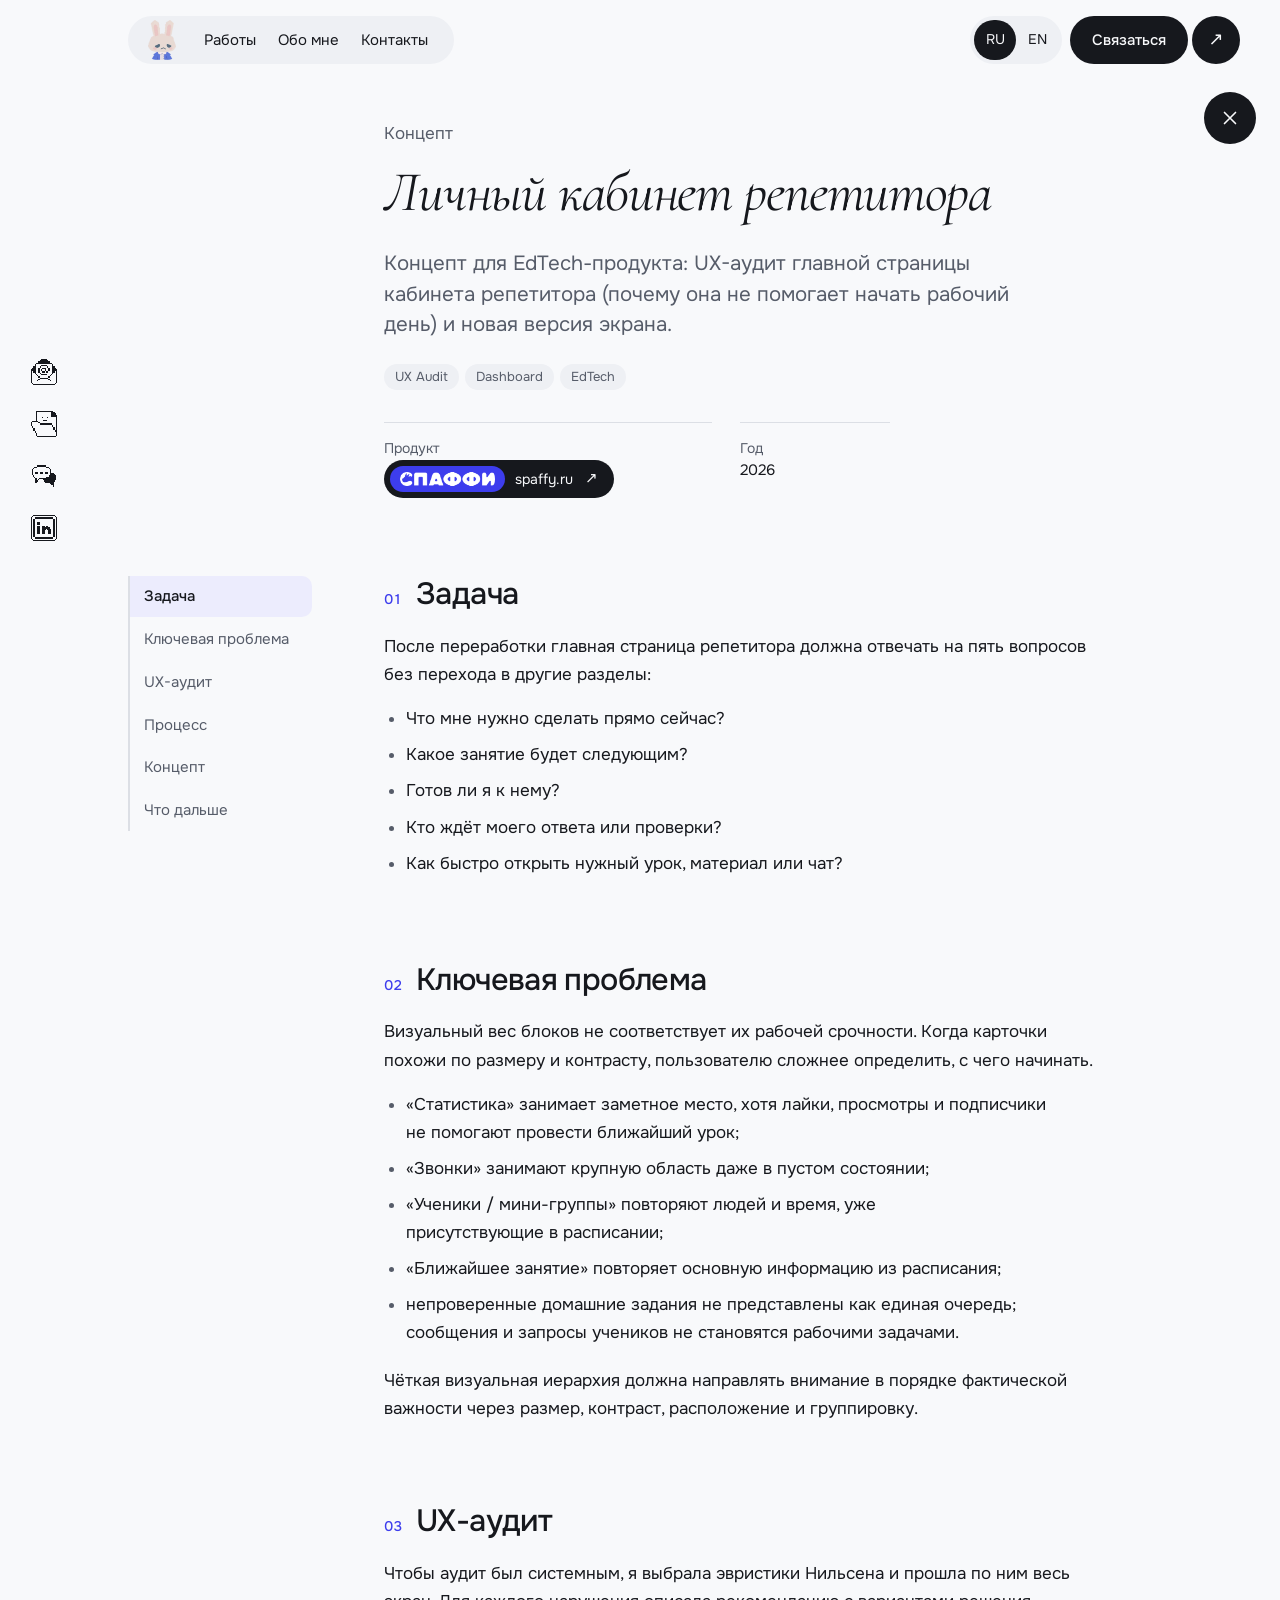
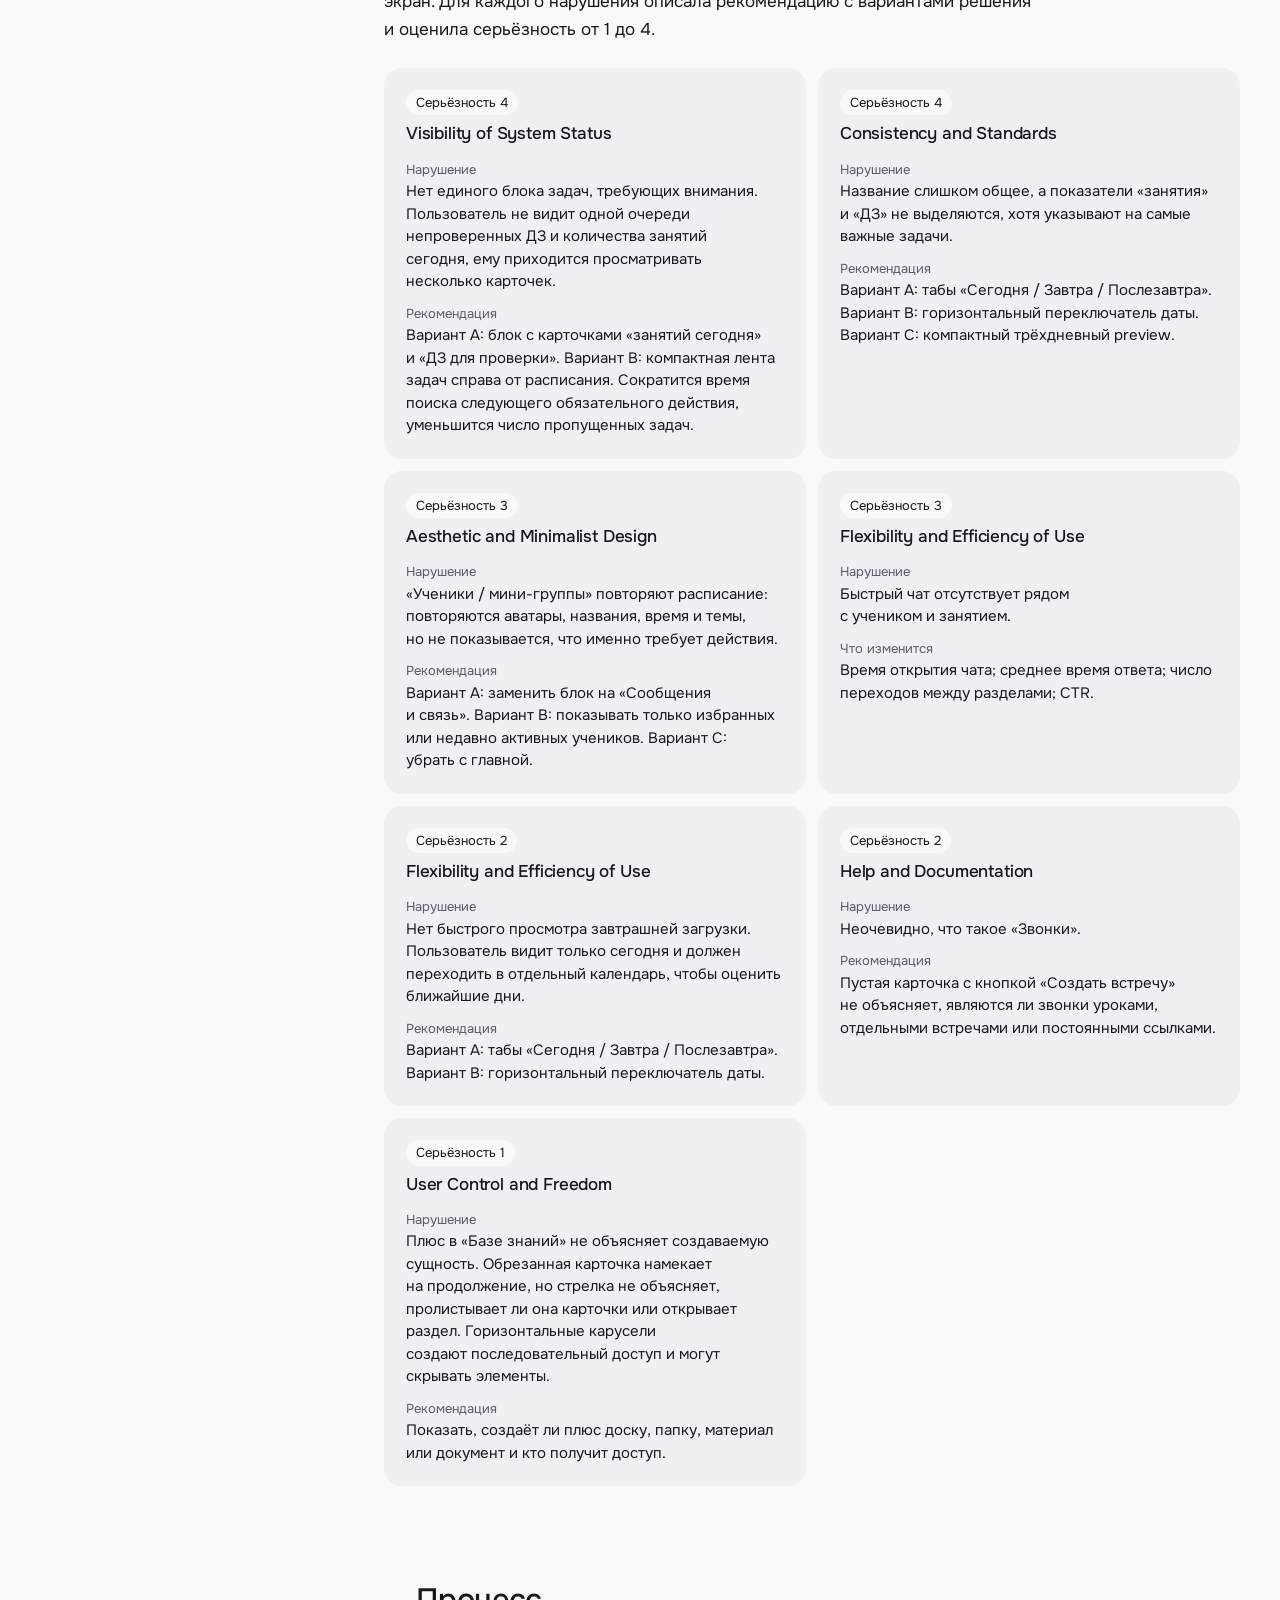
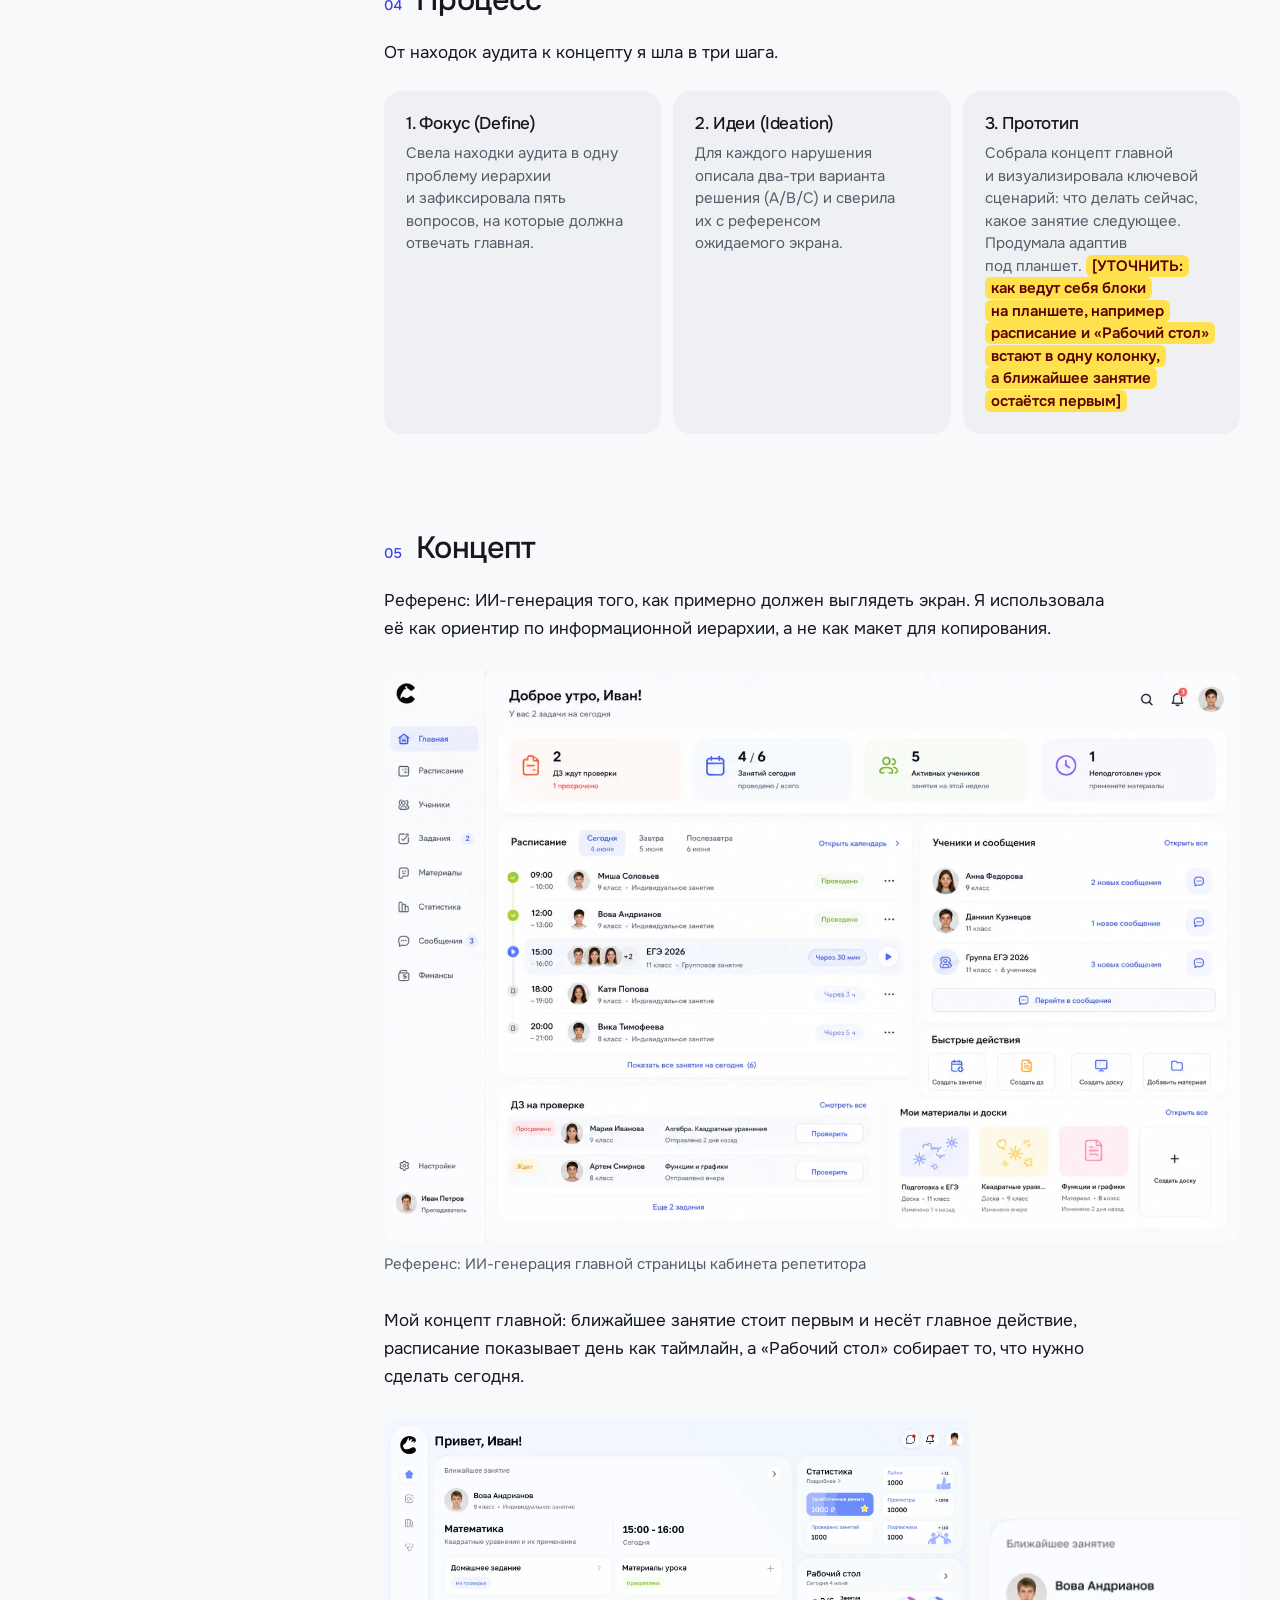
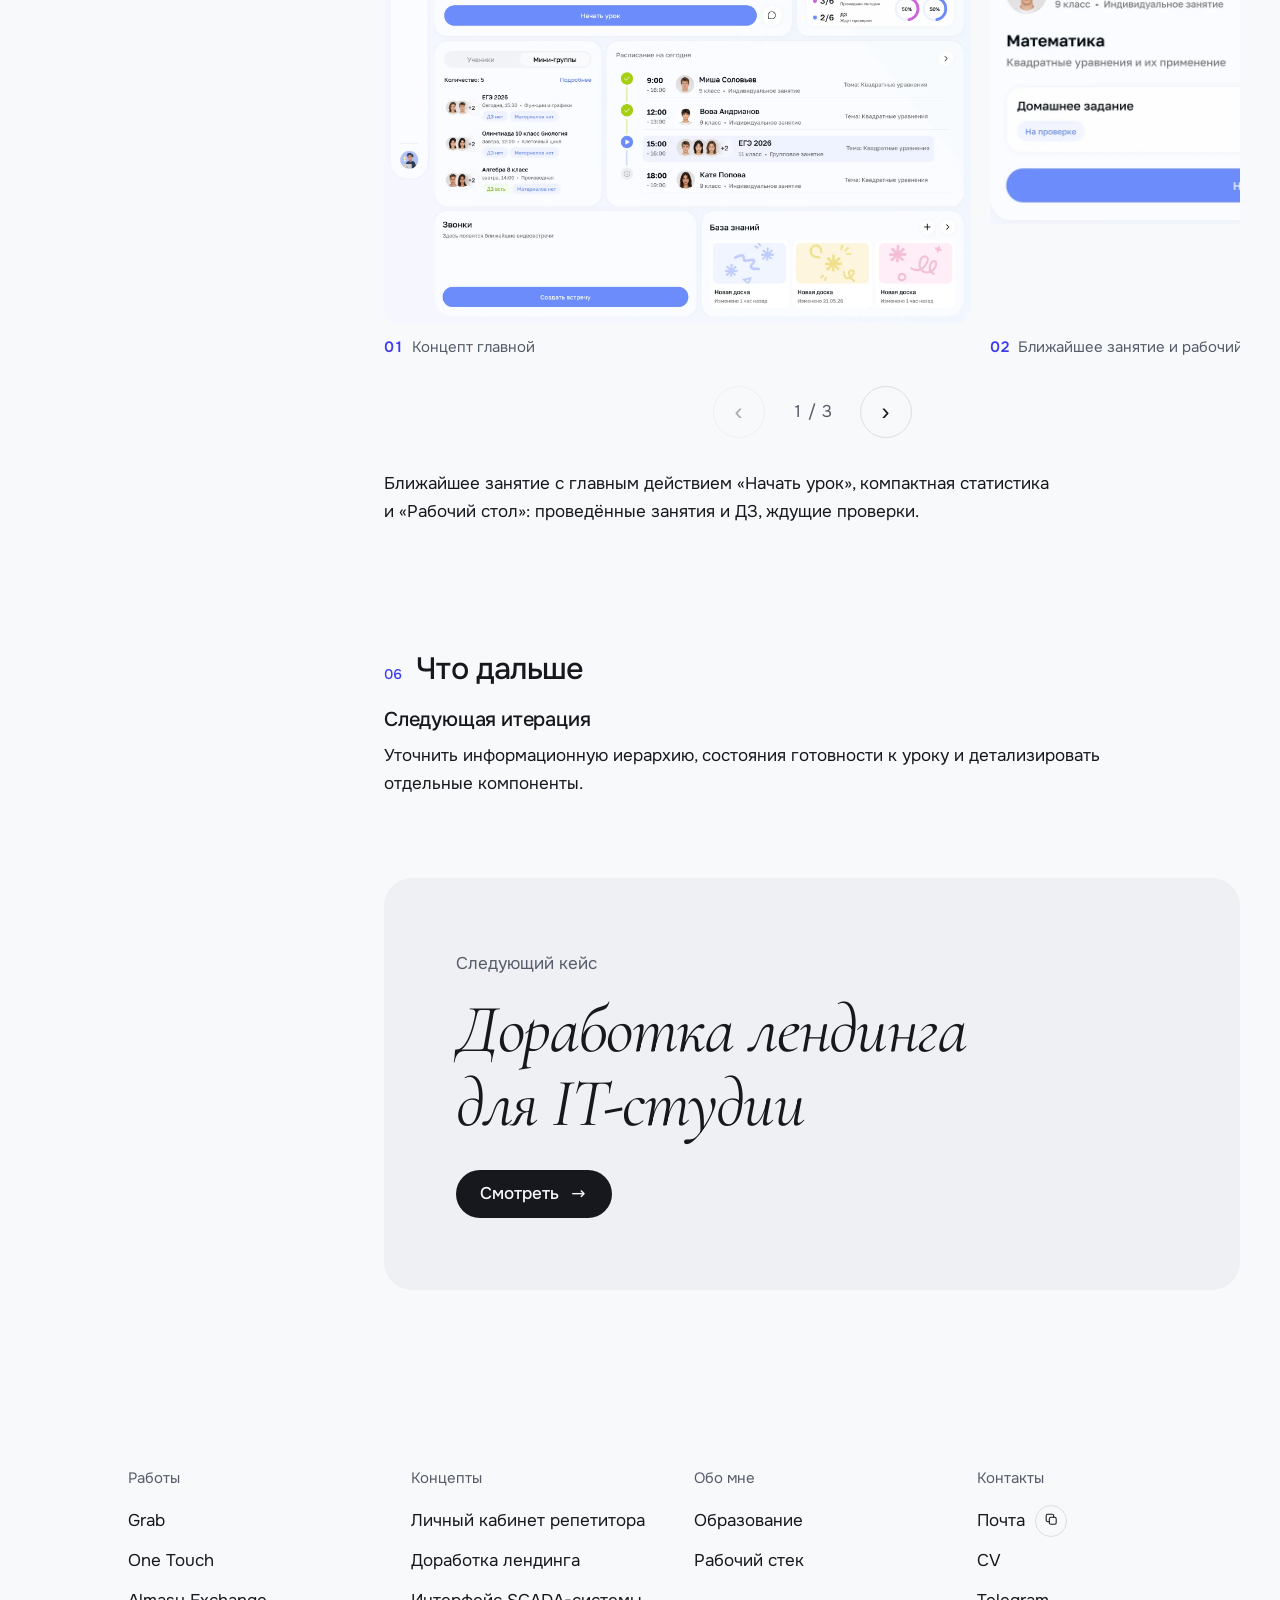
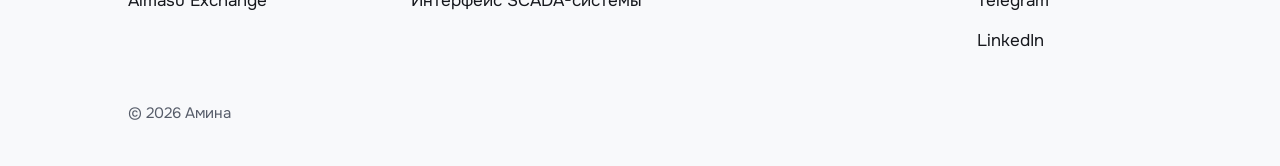
<file: works/concept-tutor.html>
<!doctype html>
<html lang="ru">
<head>
<meta charset="utf-8">
<meta name="viewport" content="width=device-width, initial-scale=1">
<title data-i18n="titles.tutor">Концепт. Личный кабинет репетитора</title>
<meta name="description" content="Концепт для EdTech-продукта: UX-аудит главной страницы кабинета репетитора (почему она не помогает начать рабочий день) и новая версия экрана.">
<meta name="theme-color" content="#f8f9fb">
<link rel="icon" type="image/png" sizes="32x32" href="../assets/icons/favicon-32.png">
<link rel="apple-touch-icon" href="../assets/icons/apple-touch-icon.png">
<link rel="preload" href="../assets/fonts/cormorant-cyrillic-wght-italic.woff2" as="font" type="font/woff2" crossorigin>
<link rel="preload" href="../assets/fonts/onest-cyrillic-wght-normal.woff2" as="font" type="font/woff2" crossorigin>
<link rel="stylesheet" href="../css/main.css">
<script type="module" src="../js/main.js"></script>
</head>
<body id="top" class="is-case">
<a class="skip-link" href="#main" data-i18n="ui.skip">Перейти к содержанию</a>
<aside class="quick-links" aria-label="Быстрые ссылки" data-i18n-aria="ui.quickLabel">
  <ul><li><a href="mailto:amzzdd@mail.ru"><svg class="icon-pixel" viewBox="0 0 32 32" shape-rendering="crispEdges" aria-hidden="true"><path d="M30.48 12.19V10.67H28.95V9.14H27.43V6.1H25.91V18.29H27.43V16.76H28.95V15.24H30.48V28.95H32V12.19H30.48Z"/><path d="M30.48 28.95H28.95V30.48H30.48V28.95Z"/><path d="M28.95 30.48H3.05V32H28.95V30.48Z"/><path d="M25.91 18.29H24.38V19.81H25.91V18.29Z"/><path d="M24.38 25.91H22.86V27.43H24.38V25.91Z"/><path d="M24.38 19.81H22.86V21.33H24.38V19.81Z"/><path d="M22.86 24.38H21.33V25.91H22.86V24.38Z"/><path d="M22.86 21.33H21.33V22.86H22.86V21.33Z"/><path d="M22.86 10.67H21.33V15.24H22.86V10.67Z"/><path d="M21.33 9.14H19.81V10.67H21.33V9.14Z"/><path d="M21.33 22.86H10.67V24.38H21.33V22.86Z"/><path d="M21.33 15.24H18.29V16.76H21.33V15.24Z"/><path d="M18.29 10.67H13.72V12.19H16.76V15.24H18.29V10.67Z"/><path d="M16.76 15.24H13.72V16.76H16.76V15.24Z"/><path d="M19.81 7.62H12.19V9.14H19.81V7.62Z"/><path d="M19.81 18.29H12.19V19.81H19.81V18.29Z"/><path d="M13.72 12.19H12.19V15.24H13.72V12.19Z"/><path d="M12.19 16.76H10.67V18.29H12.19V16.76Z"/><path d="M12.19 9.14H10.67V10.67H12.19V9.14Z"/><path d="M10.67 24.38H9.14V25.91H10.67V24.38Z"/><path d="M10.67 21.33H9.14V22.86H10.67V21.33Z"/><path d="M10.67 10.67H9.14V16.76H10.67V10.67Z"/><path d="M9.14 25.91H7.62V27.43H9.14V25.91Z"/><path d="M9.14 19.81H7.62V21.33H9.14V19.81Z"/><path d="M25.91 6.1V4.57H22.86V3.05H21.33V1.52H19.81V0H12.19V1.52H10.67V3.05H9.14V4.57H6.1V6.1H25.91Z"/><path d="M7.62 18.29H6.1V19.81H7.62V18.29Z"/><path d="M3.05 28.95H1.52V30.48H3.05V28.95Z"/><path d="M1.52 15.24H3.05V16.76H4.57V18.29H6.1V6.1H4.57V9.14H3.05V10.67H1.52V12.19H0V28.95H1.52V15.24Z"/></svg><span class="quick-tip" data-i18n="ui.tips.email">Написать на почту</span></a></li><li><a href="https://drive.google.com/file/d/1wvRj91TwyTB_j8liUvmT0LWW_SCFUZcr/view?usp=sharing" target="_blank" rel="noopener"><svg class="icon-pixel" viewBox="0 0 32 32" shape-rendering="crispEdges" aria-hidden="true"><path d="M30.472 3.045H28.952V1.525H27.432V-0.005H6.092V12.195H1.522V13.715H9.142V12.195H7.622V1.525H24.382V7.615H30.472V22.855H28.952V25.905H30.472V30.475H32.002V4.575H30.472V3.045Z"/><path d="M30.472 30.475H7.622V31.995H30.472V30.475Z"/><path d="M28.952 19.805H27.432V22.855H28.952V19.805Z"/><path d="M27.432 16.765H25.902V19.805H27.432V16.765Z"/><path d="M25.902 15.235H10.672V16.765H25.902V15.235Z"/><path d="M21.332 7.615H19.812V9.145H21.332V7.615Z"/><path d="M19.812 10.665H15.242V12.195H19.812V10.665Z"/><path d="M15.242 7.615H13.712V9.145H15.242V7.615Z"/><path d="M10.672 13.715H9.142V15.235H10.672V13.715Z"/><path d="M7.622 27.425H6.092V30.475H7.622V27.425Z"/><path d="M6.092 24.385H4.572V27.425H6.092V24.385Z"/><path d="M4.572 21.335H3.052V24.385H4.572V21.335Z"/><path d="M3.052 18.285H1.522V21.335H3.052V18.285Z"/><path d="M1.522 13.715H0.002V18.285H1.522V13.715Z"/></svg><span class="quick-tip" data-i18n="ui.tips.cv">Открыть CV</span></a></li><li><a href="https://t.me/yaazzdd" target="_blank" rel="noopener"><svg class="icon-pixel" viewBox="0 0 32 32" shape-rendering="crispEdges" aria-hidden="true"><path d="M22.1 15.24V16.76H19.05V18.29H9.91V19.81H14.48V21.33H16V22.86H17.53V24.38H23.62V25.9H25.15V27.43H26.67V28.95H28.19V22.86H29.72V21.33H31.24V15.24H29.72V13.71H28.19V12.19H25.15V7.62H23.62V15.24H22.1Z"/><path d="M23.62 6.09H22.1V7.62H23.62V6.09Z"/><path d="M20.57 10.67H17.53V13.71H20.57V10.67Z"/><path d="M22.1 4.57H19.05V6.09H22.1V4.57Z"/><path d="M14.48 10.67H11.43V13.71H14.48V10.67Z"/><path d="M9.91 19.81H8.38V21.33H9.91V19.81Z"/><path d="M19.05 3.05H6.86V4.57H19.05V3.05Z"/><path d="M6.86 18.29H5.34V24.38H6.86V22.86H8.38V21.33H6.86V18.29Z"/><path d="M8.38 10.67H5.34V13.71H8.38V10.67Z"/><path d="M6.86 4.57H3.81V6.09H6.86V4.57Z"/><path d="M5.34 16.76H3.81V18.29H5.34V16.76Z"/><path d="M3.81 15.24H2.29V16.76H3.81V15.24Z"/><path d="M3.81 6.09H2.29V7.62H3.81V6.09Z"/><path d="M2.29 7.62H0.76V15.24H2.29V7.62Z"/></svg><span class="quick-tip" data-i18n="ui.tips.telegram">Написать в Telegram</span></a></li><li><a href="https://www.linkedin.com/in/aminauxui" target="_blank" rel="noopener"><svg class="icon-pixel" viewBox="0 0 32 32" shape-rendering="crispEdges" aria-hidden="true"><path d="M32 3.05H30.47V28.95H32V3.05Z"/><path d="M30.47 28.95H28.95V30.48H30.47V28.95Z"/><path d="M30.47 1.52H28.95V3.05H30.47V1.52Z"/><path d="M28.95 4.57H27.42V27.43H28.95V4.57Z"/><path d="M28.95 30.48H3.04V32H28.95V30.48Z"/><path d="M27.42 27.43H4.57V28.95H27.42V27.43Z"/><path d="M22.85 15.24H21.33V13.71H18.28V15.24H16.76V13.71H13.71V22.86H16.76V18.29H18.28V16.76H19.81V18.29H21.33V22.86H24.38V16.76H22.85V15.24Z"/><path d="M10.66 13.71H7.61V22.86H10.66V13.71Z"/><path d="M10.66 9.14H7.61V12.19H10.66V9.14Z"/><path d="M27.42 3.05H4.57V4.57H27.42V3.05Z"/><path d="M28.95 0H3.04V1.52H28.95V0Z"/><path d="M4.57 4.57H3.04V27.43H4.57V4.57Z"/><path d="M3.04 28.95H1.52V30.48H3.04V28.95Z"/><path d="M3.04 1.52H1.52V3.05H3.04V1.52Z"/><path d="M1.52 3.05H0V28.95H1.52V3.05Z"/></svg><span class="quick-tip" data-i18n="ui.tips.linkedin">Открыть LinkedIn</span></a></li></ul>
</aside>
<div class="page">
<header class="site-header">
  <div class="nav-pill">
    <a class="brand" href="../index.html"><img src="../assets/images/bunny-nav.webp" alt="Портфолио" data-i18n-alt="ui.navBrand" width="111" height="160" decoding="async"></a>
    <nav aria-label="Основная навигация" data-i18n-aria="ui.navLabel">
      <ul><li><a href="../index.html#works" data-i18n="ui.nav.works">Работы</a></li><li><a href="../index.html#about" data-i18n="ui.nav.about">Обо мне</a></li><li><a href="#contacts" data-i18n="ui.nav.contacts">Контакты</a></li></ul>
    </nav>
  </div>
  
  <div class="header-actions">
    <div class="lang" role="group" aria-label="Язык сайта" data-i18n-aria="ui.langLabel">
      <button type="button" data-lang="ru" aria-pressed="true">RU</button>
      <button type="button" data-lang="en" aria-pressed="false">EN</button>
    </div>
    <a class="header-cta" href="https://t.me/yaazzdd" target="_blank" rel="noopener"><span class="header-cta-label" data-i18n="ui.cta">Связаться</span><span class="header-cta-arrow"><span class="arrow-roll arrow-roll--ne" data-arrow="↗" aria-hidden="true"></span></span></a>
  </div>
</header>
<p class="lang-notice" data-i18n="ui.translationPending" lang="en" hidden>English version: translation pending</p>
<main id="main" tabindex="-1">
<a class="case-close" href="../index.html#works" data-transition aria-label="Закрыть и вернуться к работам" data-i18n-aria="ui.closeCase"><svg viewBox="0 0 24 24" aria-hidden="true"><path d="M6 6l12 12M18 6 6 18"/></svg></a>
<article class="case">
  <header class="case-header">
    <p class="eyebrow" data-i18n="cases.tutor.eyebrow">Концепт</p>
    <h1 data-i18n="cases.tutor.title">Личный кабинет репетитора</h1>
    <p class="case-lead" data-i18n="cases.tutor.lead">Концепт для EdTech-продукта: UX-аудит главной страницы кабинета репетитора (почему она не помогает начать рабочий день) и новая версия экрана.</p>
    <ul class="tags" aria-label="Теги" data-i18n-aria="ui.tagsLabel"><li data-i18n="cases.tutor.tags.0">UX Audit</li><li data-i18n="cases.tutor.tags.1">Dashboard</li><li data-i18n="cases.tutor.tags.2">EdTech</li></ul>
    <dl class="meta" aria-label="Детали проекта" data-i18n-aria="ui.metaLabel"><div class="meta-product meta-wide"><dt data-i18n="cases.tutor.meta.0.label">Продукт</dt><dd><a class="meta-link" href="https://spaffy.ru/" target="_blank" rel="noopener"><img src="../assets/images/concepts/tutor/spaffy-logo.webp" alt="" width="640" height="94" decoding="async"><span data-i18n="cases.tutor.meta.0.value">spaffy.ru</span> <span class="arrow-roll arrow-roll--ne" data-arrow="↗" aria-hidden="true"></span></a></dd></div><div><dt data-i18n="cases.tutor.meta.1.label">Год</dt><dd data-i18n="cases.tutor.meta.1.value">2026</dd></div></dl>
    
  </header>
  <div class="case-layout">
    <nav class="case-nav" aria-label="Разделы кейса" data-i18n-aria="ui.caseNavLabel">
      <ul><li><a href="#task" data-i18n="cases.tutor.sections.0.title">Задача</a></li><li><a href="#problem" data-i18n="cases.tutor.sections.1.title">Ключевая проблема</a></li><li><a href="#audit" data-i18n="cases.tutor.sections.2.title">UX-аудит</a></li><li><a href="#process" data-i18n="cases.tutor.sections.3.title">Процесс</a></li><li><a href="#concept" data-i18n="cases.tutor.sections.4.title">Концепт</a></li><li><a href="#next-steps" data-i18n="cases.tutor.sections.5.title">Что дальше</a></li></ul>
    </nav>
    <div class="case-body">
      <section id="task" class="case-section">
        <h2><span class="section-num">01</span> <span data-i18n="cases.tutor.sections.0.title">Задача</span></h2>
        <p data-i18n="cases.tutor.sections.0.blocks.0.text">После переработки главная страница репетитора должна отвечать на пять вопросов без перехода в другие разделы:</p>
<ul><li data-i18n="cases.tutor.sections.0.blocks.1.items.0">Что мне нужно сделать прямо сейчас?</li><li data-i18n="cases.tutor.sections.0.blocks.1.items.1">Какое занятие будет следующим?</li><li data-i18n="cases.tutor.sections.0.blocks.1.items.2">Готов ли я к нему?</li><li data-i18n="cases.tutor.sections.0.blocks.1.items.3">Кто ждёт моего ответа или проверки?</li><li data-i18n="cases.tutor.sections.0.blocks.1.items.4">Как быстро открыть нужный урок, материал или чат?</li></ul>
      </section>
<section id="problem" class="case-section">
        <h2><span class="section-num">02</span> <span data-i18n="cases.tutor.sections.1.title">Ключевая проблема</span></h2>
        <p data-i18n="cases.tutor.sections.1.blocks.0.text">Визуальный вес блоков не соответствует их рабочей срочности. Когда карточки похожи по размеру и контрасту, пользователю сложнее определить, с чего начинать.</p>
<ul><li data-i18n="cases.tutor.sections.1.blocks.1.items.0">«Статистика» занимает заметное место, хотя лайки, просмотры и подписчики не помогают провести ближайший урок;</li><li data-i18n="cases.tutor.sections.1.blocks.1.items.1">«Звонки» занимают крупную область даже в пустом состоянии;</li><li data-i18n="cases.tutor.sections.1.blocks.1.items.2">«Ученики / мини-группы» повторяют людей и время, уже присутствующие в расписании;</li><li data-i18n="cases.tutor.sections.1.blocks.1.items.3">«Ближайшее занятие» повторяет основную информацию из расписания;</li><li data-i18n="cases.tutor.sections.1.blocks.1.items.4">непроверенные домашние задания не представлены как единая очередь; сообщения и запросы учеников не становятся рабочими задачами.</li></ul>
<p data-i18n="cases.tutor.sections.1.blocks.2.text">Чёткая визуальная иерархия должна направлять внимание в порядке фактической важности через размер, контраст, расположение и группировку.</p>
      </section>
<section id="audit" class="case-section">
        <h2><span class="section-num">03</span> <span data-i18n="cases.tutor.sections.2.title">UX-аудит</span></h2>
        <p data-i18n="cases.tutor.sections.2.blocks.0.text">Чтобы аудит был системным, я выбрала эвристики Нильсена и прошла по ним весь экран. Для каждого нарушения описала рекомендацию с вариантами решения и оценила серьёзность от 1 до 4.</p>
<ul class="cards"><li class="card"><span class="card-badge" data-i18n="cases.tutor.sections.2.blocks.1.items.0.badge">Серьёзность 4</span><h3 data-i18n="cases.tutor.sections.2.blocks.1.items.0.title">Visibility of System Status</h3><dl class="card-rows"><div><dt data-i18n="cases.tutor.sections.2.blocks.1.items.0.rows.0.0">Нарушение</dt><dd data-i18n="cases.tutor.sections.2.blocks.1.items.0.rows.0.1">Нет единого блока задач, требующих внимания. Пользователь не видит одной очереди непроверенных ДЗ и количества занятий сегодня, ему приходится просматривать несколько карточек.</dd></div><div><dt data-i18n="cases.tutor.sections.2.blocks.1.items.0.rows.1.0">Рекомендация</dt><dd data-i18n="cases.tutor.sections.2.blocks.1.items.0.rows.1.1">Вариант A: блок с карточками «занятий сегодня» и «ДЗ для проверки». Вариант B: компактная лента задач справа от расписания. Сократится время поиска следующего обязательного действия, уменьшится число пропущенных задач.</dd></div></dl></li><li class="card"><span class="card-badge" data-i18n="cases.tutor.sections.2.blocks.1.items.1.badge">Серьёзность 4</span><h3 data-i18n="cases.tutor.sections.2.blocks.1.items.1.title">Consistency and Standards</h3><dl class="card-rows"><div><dt data-i18n="cases.tutor.sections.2.blocks.1.items.1.rows.0.0">Нарушение</dt><dd data-i18n="cases.tutor.sections.2.blocks.1.items.1.rows.0.1">Название слишком общее, а показатели «занятия» и «ДЗ» не выделяются, хотя указывают на самые важные задачи.</dd></div><div><dt data-i18n="cases.tutor.sections.2.blocks.1.items.1.rows.1.0">Рекомендация</dt><dd data-i18n="cases.tutor.sections.2.blocks.1.items.1.rows.1.1">Вариант A: табы «Сегодня / Завтра / Послезавтра». Вариант B: горизонтальный переключатель даты. Вариант C: компактный трёхдневный preview.</dd></div></dl></li><li class="card"><span class="card-badge" data-i18n="cases.tutor.sections.2.blocks.1.items.2.badge">Серьёзность 3</span><h3 data-i18n="cases.tutor.sections.2.blocks.1.items.2.title">Aesthetic and Minimalist Design</h3><dl class="card-rows"><div><dt data-i18n="cases.tutor.sections.2.blocks.1.items.2.rows.0.0">Нарушение</dt><dd data-i18n="cases.tutor.sections.2.blocks.1.items.2.rows.0.1">«Ученики / мини-группы» повторяют расписание: повторяются аватары, названия, время и темы, но не показывается, что именно требует действия.</dd></div><div><dt data-i18n="cases.tutor.sections.2.blocks.1.items.2.rows.1.0">Рекомендация</dt><dd data-i18n="cases.tutor.sections.2.blocks.1.items.2.rows.1.1">Вариант A: заменить блок на «Сообщения и связь». Вариант B: показывать только избранных или недавно активных учеников. Вариант C: убрать с главной.</dd></div></dl></li><li class="card"><span class="card-badge" data-i18n="cases.tutor.sections.2.blocks.1.items.3.badge">Серьёзность 3</span><h3 data-i18n="cases.tutor.sections.2.blocks.1.items.3.title">Flexibility and Efficiency of Use</h3><dl class="card-rows"><div><dt data-i18n="cases.tutor.sections.2.blocks.1.items.3.rows.0.0">Нарушение</dt><dd data-i18n="cases.tutor.sections.2.blocks.1.items.3.rows.0.1">Быстрый чат отсутствует рядом с учеником и занятием.</dd></div><div><dt data-i18n="cases.tutor.sections.2.blocks.1.items.3.rows.1.0">Что изменится</dt><dd data-i18n="cases.tutor.sections.2.blocks.1.items.3.rows.1.1">Время открытия чата; среднее время ответа; число переходов между разделами; CTR.</dd></div></dl></li><li class="card"><span class="card-badge" data-i18n="cases.tutor.sections.2.blocks.1.items.4.badge">Серьёзность 2</span><h3 data-i18n="cases.tutor.sections.2.blocks.1.items.4.title">Flexibility and Efficiency of Use</h3><dl class="card-rows"><div><dt data-i18n="cases.tutor.sections.2.blocks.1.items.4.rows.0.0">Нарушение</dt><dd data-i18n="cases.tutor.sections.2.blocks.1.items.4.rows.0.1">Нет быстрого просмотра завтрашней загрузки. Пользователь видит только сегодня и должен переходить в отдельный календарь, чтобы оценить ближайшие дни.</dd></div><div><dt data-i18n="cases.tutor.sections.2.blocks.1.items.4.rows.1.0">Рекомендация</dt><dd data-i18n="cases.tutor.sections.2.blocks.1.items.4.rows.1.1">Вариант A: табы «Сегодня / Завтра / Послезавтра». Вариант B: горизонтальный переключатель даты.</dd></div></dl></li><li class="card"><span class="card-badge" data-i18n="cases.tutor.sections.2.blocks.1.items.5.badge">Серьёзность 2</span><h3 data-i18n="cases.tutor.sections.2.blocks.1.items.5.title">Help and Documentation</h3><dl class="card-rows"><div><dt data-i18n="cases.tutor.sections.2.blocks.1.items.5.rows.0.0">Нарушение</dt><dd data-i18n="cases.tutor.sections.2.blocks.1.items.5.rows.0.1">Неочевидно, что такое «Звонки».</dd></div><div><dt data-i18n="cases.tutor.sections.2.blocks.1.items.5.rows.1.0">Рекомендация</dt><dd data-i18n="cases.tutor.sections.2.blocks.1.items.5.rows.1.1">Пустая карточка с кнопкой «Создать встречу» не объясняет, являются ли звонки уроками, отдельными встречами или постоянными ссылками.</dd></div></dl></li><li class="card"><span class="card-badge" data-i18n="cases.tutor.sections.2.blocks.1.items.6.badge">Серьёзность 1</span><h3 data-i18n="cases.tutor.sections.2.blocks.1.items.6.title">User Control and Freedom</h3><dl class="card-rows"><div><dt data-i18n="cases.tutor.sections.2.blocks.1.items.6.rows.0.0">Нарушение</dt><dd data-i18n="cases.tutor.sections.2.blocks.1.items.6.rows.0.1">Плюс в «Базе знаний» не объясняет создаваемую сущность. Обрезанная карточка намекает на продолжение, но стрелка не объясняет, пролистывает ли она карточки или открывает раздел. Горизонтальные карусели создают последовательный доступ и могут скрывать элементы.</dd></div><div><dt data-i18n="cases.tutor.sections.2.blocks.1.items.6.rows.1.0">Рекомендация</dt><dd data-i18n="cases.tutor.sections.2.blocks.1.items.6.rows.1.1">Показать, создаёт ли плюс доску, папку, материал или документ и кто получит доступ.</dd></div></dl></li></ul>
      </section>
<section id="process" class="case-section">
        <h2><span class="section-num">04</span> <span data-i18n="cases.tutor.sections.3.title">Процесс</span></h2>
        <p data-i18n="cases.tutor.sections.3.blocks.0.text">От находок аудита к концепту я шла в три шага.</p>
<ul class="cards"><li class="card"><h3 data-i18n="cases.tutor.sections.3.blocks.1.items.0.title">1. Фокус (Define)</h3><p data-i18n="cases.tutor.sections.3.blocks.1.items.0.text">Свела находки аудита в одну проблему иерархии и зафиксировала пять вопросов, на которые должна отвечать главная.</p></li><li class="card"><h3 data-i18n="cases.tutor.sections.3.blocks.1.items.1.title">2. Идеи (Ideation)</h3><p data-i18n="cases.tutor.sections.3.blocks.1.items.1.text">Для каждого нарушения описала два-три варианта решения (A/B/C) и сверила их с референсом ожидаемого экрана.</p></li><li class="card"><h3 data-i18n="cases.tutor.sections.3.blocks.1.items.2.title">3. Прототип</h3><p data-i18n="cases.tutor.sections.3.blocks.1.items.2.text">Собрала концепт главной и визуализировала ключевой сценарий: что делать сейчас, какое занятие следующее. Продумала адаптив под планшет. <mark class="placeholder">[УТОЧНИТЬ: как ведут себя блоки на планшете, например расписание и «Рабочий стол» встают в одну колонку, а ближайшее занятие остаётся первым]</mark></p></li></ul>
      </section>
<section id="concept" class="case-section">
        <h2><span class="section-num">05</span> <span data-i18n="cases.tutor.sections.4.title">Концепт</span></h2>
        <p data-i18n="cases.tutor.sections.4.blocks.0.text">Референс: ИИ-генерация того, как примерно должен выглядеть экран. Я использовала её как ориентир по информационной иерархии, а не как макет для копирования.</p>
<div class="media media-panel"><figure class="slide slide--wide"><button type="button" class="slide-zoom" data-zoom aria-label="Открыть крупно" data-i18n-aria="ui.zoom"><img src="../assets/images/concepts/tutor/reference.webp" alt="Референс: ИИ-генерация главной страницы кабинета репетитора" data-i18n-alt="cases.tutor.sections.4.blocks.1.items.0.alt" width="1600" height="1067" decoding="async" loading="lazy"><span class="slide-zoom-icon"><svg viewBox="0 0 24 24" aria-hidden="true"><circle cx="11" cy="11" r="6.5"/><path d="m16 16 4.5 4.5M11 8v6M8 11h6"/></svg></span></button><figcaption><span data-i18n="cases.tutor.sections.4.blocks.1.items.0.alt">Референс: ИИ-генерация главной страницы кабинета репетитора</span></figcaption></figure></div>
<p data-i18n="cases.tutor.sections.4.blocks.2.text">Мой концепт главной: ближайшее занятие стоит первым и несёт главное действие, расписание показывает день как таймлайн, а «Рабочий стол» собирает то, что нужно сделать сегодня.</p>
<div class="carousel media-panel" data-carousel>
  <div class="carousel-track" tabindex="0" role="region" aria-label="Экраны" data-i18n-aria="ui.screensLabel"><figure class="slide slide--wide"><button type="button" class="slide-zoom" data-zoom aria-label="Открыть крупно" data-i18n-aria="ui.zoom"><img src="../assets/images/concepts/tutor/concept-full.webp" alt="Концепт главной страницы кабинета репетитора" data-i18n-alt="cases.tutor.sections.4.blocks.3.items.0.alt" width="2000" height="1721" decoding="async" loading="lazy"><span class="slide-zoom-icon"><svg viewBox="0 0 24 24" aria-hidden="true"><circle cx="11" cy="11" r="6.5"/><path d="m16 16 4.5 4.5M11 8v6M8 11h6"/></svg></span></button><figcaption><span class="slide-num">01</span> <span data-i18n="cases.tutor.sections.4.blocks.3.items.0.caption">Концепт главной</span></figcaption></figure><figure class="slide slide--wide"><button type="button" class="slide-zoom" data-zoom aria-label="Открыть крупно" data-i18n-aria="ui.zoom"><img src="../assets/images/concepts/tutor/detail-top.webp" alt="Фрагмент: ближайшее занятие, статистика и рабочий стол" data-i18n-alt="cases.tutor.sections.4.blocks.3.items.1.alt" width="1800" height="623" decoding="async" loading="lazy"><span class="slide-zoom-icon"><svg viewBox="0 0 24 24" aria-hidden="true"><circle cx="11" cy="11" r="6.5"/><path d="m16 16 4.5 4.5M11 8v6M8 11h6"/></svg></span></button><figcaption><span class="slide-num">02</span> <span data-i18n="cases.tutor.sections.4.blocks.3.items.1.caption">Ближайшее занятие и рабочий стол</span></figcaption></figure><figure class="slide slide--wide"><button type="button" class="slide-zoom" data-zoom aria-label="Открыть крупно" data-i18n-aria="ui.zoom"><img src="../assets/images/concepts/tutor/detail-schedule.webp" alt="Фрагмент: ученики и мини-группы, расписание на сегодня" data-i18n-alt="cases.tutor.sections.4.blocks.3.items.2.alt" width="1800" height="575" decoding="async" loading="lazy"><span class="slide-zoom-icon"><svg viewBox="0 0 24 24" aria-hidden="true"><circle cx="11" cy="11" r="6.5"/><path d="m16 16 4.5 4.5M11 8v6M8 11h6"/></svg></span></button><figcaption><span class="slide-num">03</span> <span data-i18n="cases.tutor.sections.4.blocks.3.items.2.caption">Ученики и расписание</span></figcaption></figure></div>
  <div class="carousel-controls">
    <button type="button" class="carousel-btn" data-dir="-1" aria-label="Предыдущий экран" data-i18n-aria="ui.prev"><span aria-hidden="true">‹</span></button>
    <span class="carousel-counter" aria-live="polite">1 / 3</span>
    <button type="button" class="carousel-btn" data-dir="1" aria-label="Следующий экран" data-i18n-aria="ui.next"><span aria-hidden="true">›</span></button>
  </div>
</div>
<p data-i18n="cases.tutor.sections.4.blocks.4.text">Ближайшее занятие с главным действием «Начать урок», компактная статистика и «Рабочий стол»: проведённые занятия и ДЗ, ждущие проверки.</p>
<p data-i18n="cases.tutor.sections.4.blocks.5.text">Ученики и мини-группы и расписание на сегодня как таймлайн со статусами занятий.</p>
      </section>
<section id="next-steps" class="case-section">
        <h2><span class="section-num">06</span> <span data-i18n="cases.tutor.sections.5.title">Что дальше</span></h2>
        <h3 data-i18n="cases.tutor.sections.5.blocks.0.text">Следующая итерация</h3>
<p data-i18n="cases.tutor.sections.5.blocks.1.text">Уточнить информационную иерархию, состояния готовности к уроку и детализировать отдельные компоненты.</p>
      </section>
    </div>
  </div>
  <nav class="next-case" aria-label="Следующий кейс" data-i18n-aria="ui.nextCase">
    <p class="eyebrow" data-i18n="cases.tutor.next.label">Следующий кейс</p>
    <p class="next-title" data-i18n="cases.tutor.next.title">Доработка лендинга для IT-студии</p>
    <a class="button" href="../works/concept-landing.html" data-transition><span data-i18n="cases.tutor.next.cta">Смотреть</span> <span class="arrow-roll arrow-roll--e" data-arrow="→" aria-hidden="true"></span></a>
  </nav>
</article>
<dialog class="lightbox" aria-label="Открыть крупно" data-i18n-aria="ui.zoom">
  <div class="lightbox-stage"></div>
  <p class="lightbox-caption"></p>
  <button type="button" class="lightbox-close" aria-label="Закрыть" data-i18n-aria="ui.close"><svg viewBox="0 0 24 24" aria-hidden="true"><path d="M6 6l12 12M18 6 6 18"/></svg></button>
  <div class="lightbox-bar">
    <button type="button" class="lightbox-zoom" data-step="-1" aria-label="Уменьшить" data-i18n-aria="ui.zoomOut"><svg viewBox="0 0 24 24" aria-hidden="true"><path d="M6 12h12"/></svg></button>
    <input type="range" class="lightbox-range" min="100" max="300" step="5" value="100" aria-label="Масштаб" data-i18n-aria="ui.zoomLevel">
    <button type="button" class="lightbox-zoom" data-step="1" aria-label="Увеличить" data-i18n-aria="ui.zoomIn"><svg viewBox="0 0 24 24" aria-hidden="true"><path d="M6 12h12M12 6v12"/></svg></button>
    <output class="lightbox-value">100%</output>
  </div>
</dialog>
</main>
<footer class="site-footer">
  <nav class="footer-columns" aria-label="Навигация в футере" data-i18n-aria="ui.footerLabel">
    <div>
      <h2 data-i18n="ui.footer.works">Работы</h2>
      <ul><li><a href="../cases/grab.html" data-i18n="ui.footer.grab">Grab</a></li><li><a href="../cases/onetouch.html" data-i18n="ui.footer.onetouch">One Touch</a></li><li><a href="../works/almasu.html" data-i18n="ui.footer.almasu">Almasu Exchange</a></li></ul>
    </div>
    <div>
      <h2 data-i18n="ui.footer.concepts">Концепты</h2>
      <ul><li><a href="../works/concept-tutor.html" data-i18n="ui.footer.tutor">Личный кабинет репетитора</a></li><li><a href="../works/concept-landing.html" data-i18n="ui.footer.landing">Доработка лендинга</a></li><li><a href="../works/concept-scada.html" data-i18n="ui.footer.scada">Интерфейс SCADA-системы</a></li></ul>
    </div>
    <div>
      <h2 data-i18n="ui.footer.about">Обо мне</h2>
      <ul><li><a href="../index.html#education" data-i18n="ui.footer.education">Образование</a></li><li><a href="../index.html#stack" data-i18n="ui.footer.stack">Рабочий стек</a></li></ul>
    </div>
    <div id="contacts">
      <h2 data-i18n="ui.footer.contacts">Контакты</h2>
      <ul><li><a href="mailto:amzzdd@mail.ru" data-i18n="ui.links.email">Почта</a><button type="button" class="copy-btn" data-copy="amzzdd@mail.ru" aria-label="Скопировать" data-i18n-aria="ui.copy" data-copied="Скопировано"><span class="copy-icon"><svg viewBox="0 0 24 24" aria-hidden="true"><rect x="8.5" y="8.5" width="11" height="11" rx="2.5"/><path d="M15.5 8.5V6a2.5 2.5 0 0 0-2.5-2.5H6A2.5 2.5 0 0 0 3.5 6v7A2.5 2.5 0 0 0 6 15.5h2.5"/></svg></span><span class="copy-done"><svg viewBox="0 0 24 24" aria-hidden="true"><path d="m5 12.5 4.5 4.5L19 7.5"/></svg></span></button></li><li><a href="https://drive.google.com/file/d/1wvRj91TwyTB_j8liUvmT0LWW_SCFUZcr/view?usp=sharing" target="_blank" rel="noopener" data-i18n="ui.links.cv">CV</a></li><li><a href="https://t.me/yaazzdd" target="_blank" rel="noopener" data-i18n="ui.links.telegram">Telegram</a></li><li><a href="https://www.linkedin.com/in/aminauxui" target="_blank" rel="noopener" data-i18n="ui.links.linkedin">LinkedIn</a></li></ul>
    </div>
  </nav>
  <p class="copyright" data-i18n="ui.copyright">© 2026 Амина</p>
</footer>
</div>
<a class="to-top" href="#top" aria-label="Наверх" data-i18n-aria="ui.toTop"><span class="arrow-roll arrow-roll--up" data-arrow="↑" aria-hidden="true"></span></a>
</body>
</html>
</file>
<file: css/main.css>
/* Corner rule: images and panels use --radius-lg or --radius-md, every interactive control is a full pill. */
@font-face {
  font-family: "Cormorant";
  src: url("../assets/fonts/cormorant-cyrillic-wght-normal.woff2") format("woff2");
  font-weight: 300 700;
  font-style: normal;
  font-display: swap;
  unicode-range: U+0301, U+0400-045F, U+0490-0491, U+04B0-04B1, U+2116;
}

@font-face {
  font-family: "Cormorant";
  src: url("../assets/fonts/cormorant-latin-wght-normal.woff2") format("woff2");
  font-weight: 300 700;
  font-style: normal;
  font-display: swap;
  unicode-range: U+0000-00FF, U+0131, U+0152-0153, U+02BB-02BC, U+02C6, U+02DA, U+02DC, U+0304, U+0308, U+0329, U+2000-206F, U+20AC, U+2122, U+2191, U+2193, U+2212, U+2215, U+FEFF, U+FFFD;
}

@font-face {
  font-family: "Cormorant";
  src: url("../assets/fonts/cormorant-cyrillic-wght-italic.woff2") format("woff2");
  font-weight: 300 700;
  font-style: italic;
  font-display: swap;
  unicode-range: U+0301, U+0400-045F, U+0490-0491, U+04B0-04B1, U+2116;
}

@font-face {
  font-family: "Cormorant";
  src: url("../assets/fonts/cormorant-latin-wght-italic.woff2") format("woff2");
  font-weight: 300 700;
  font-style: italic;
  font-display: swap;
  unicode-range: U+0000-00FF, U+0131, U+0152-0153, U+02BB-02BC, U+02C6, U+02DA, U+02DC, U+0304, U+0308, U+0329, U+2000-206F, U+20AC, U+2122, U+2191, U+2193, U+2212, U+2215, U+FEFF, U+FFFD;
}

@font-face {
  font-family: "Onest";
  src: url("../assets/fonts/onest-cyrillic-wght-normal.woff2") format("woff2");
  font-weight: 100 900;
  font-display: swap;
  unicode-range: U+0301, U+0400-045F, U+0490-0491, U+04B0-04B1, U+2116;
}

@font-face {
  font-family: "Onest";
  src: url("../assets/fonts/onest-latin-wght-normal.woff2") format("woff2");
  font-weight: 100 900;
  font-display: swap;
  unicode-range: U+0000-00FF, U+0131, U+0152-0153, U+02BB-02BC, U+02C6, U+02DA, U+02DC, U+0304, U+0308, U+0329, U+2000-206F, U+20AC, U+2122, U+2191, U+2193, U+2212, U+2215, U+FEFF, U+FFFD;
}

:root {
  color-scheme: light;
  --bg: #f8f9fb;
  --surface: #eef0f4;
  --text: #16181d;
  --muted: #565c69;
  --line: #dcdfe5;
  --accent: #3d3ded;
  --accent-soft: #ececfd;
  --on-accent: #f8f9fb;
  --texture-light: #dcdcfb;
  --texture-mid: #9d9df4;
  --placeholder-bg: #ffe14d;
  --placeholder-text: #5c0000;

  --font-display: "Cormorant", Georgia, "Times New Roman", serif;
  --font-text: "Onest", system-ui, -apple-system, "Segoe UI", Roboto, Arial, sans-serif;

  --radius-lg: 28px;
  --radius-md: 18px;
  --rail: 88px;
  --gutter: 20px;
  --content: 1240px;
  --header: 80px;
  --section-space: 88px;
  --case-menu: 184px;
  --case-gap: 72px;
}

/* Parked: see THEME_TOGGLE in tools/build.js. */
:root[data-theme="dark"] {
  color-scheme: dark;
  --bg: #111318;
  --surface: #1b1e25;
  --text: #e9ebf0;
  --muted: #a4aab6;
  --line: #2d3139;
  --accent: #9db0ff;
  --on-accent: #111318;
}

*,
*::before,
*::after {
  box-sizing: border-box;
}

[hidden] {
  display: none !important;
}

html {
  -webkit-text-size-adjust: 100%;
}

body {
  margin: 0;
  background: var(--bg);
  color: var(--text);
  font: 400 1.0625rem/1.65 var(--font-text);
  overflow-wrap: break-word;
  padding-bottom: 56px;
}

h1,
h2 {
  margin: 0;
  font-family: var(--font-display);
  font-style: italic;
  font-weight: 400;
  font-variant-numeric: lining-nums;
  letter-spacing: -0.02em;
  line-height: 1.1;
}

h1 {
  font-size: clamp(3.25rem, 9.2vw, 8.25rem);
}

h2 {
  font-size: clamp(2.75rem, 5.6vw, 4.5rem);
  margin-bottom: 36px;
}

h3 {
  margin: 44px 0 12px;
  font-size: clamp(1.25rem, 2vw, 1.5rem);
  font-weight: 500;
  letter-spacing: -0.01em;
  line-height: 1.25;
}

p {
  margin: 0 0 16px;
  max-width: 66ch;
}

ul,
ol {
  margin: 0 0 20px;
  padding-left: 22px;
  max-width: 66ch;
}

li {
  margin-bottom: 8px;
}

li::marker {
  color: var(--muted);
}

strong {
  font-weight: 600;
}

img {
  display: block;
  max-width: 100%;
  height: auto;
}

a {
  color: inherit;
  text-decoration-color: var(--line);
  text-decoration-thickness: 1px;
  text-underline-offset: 4px;
}

@media (hover: hover) {
  a:hover {
    color: var(--accent);
    text-decoration-color: currentColor;
  }
}

:focus-visible {
  outline: 2px solid var(--accent);
  outline-offset: 3px;
}

main:focus {
  outline: none;
}

.placeholder {
  background: var(--placeholder-bg);
  color: var(--placeholder-text);
  font-family: var(--font-text);
  font-size: 0.9375rem;
  font-style: normal;
  font-weight: 600;
  letter-spacing: 0;
  padding: 1px 6px;
  border-radius: 6px;
  -webkit-box-decoration-break: clone;
  box-decoration-break: clone;
}

.skip-link {
  position: fixed;
  top: 8px;
  left: 8px;
  z-index: 30;
  padding: 10px 18px;
  border-radius: 999px;
  background: var(--accent);
  color: var(--on-accent);
  transform: translateY(-200%);
}

.skip-link:focus {
  transform: none;
}

.button {
  display: inline-flex;
  align-items: center;
  gap: 10px;
  min-height: 48px;
  padding: 10px 24px;
  border-radius: 999px;
  background: var(--text);
  color: var(--bg);
  font-weight: 500;
  text-decoration: none;
  white-space: nowrap;
}

@media (hover: hover) {
  .button:hover {
    background: var(--accent);
    color: var(--on-accent);
  }
}

/* Quick links: bottom bar on phones, left rail from 768px */
.quick-links {
  position: fixed;
  inset: auto 0 0;
  z-index: 20;
  background: var(--bg);
  border-top: 1px solid var(--line);
}

.quick-links ul {
  display: grid;
  grid-template-columns: repeat(4, 1fr);
  margin: 0;
  padding: 0;
  list-style: none;
  max-width: none;
}

.quick-links li {
  margin: 0;
}

.quick-links a {
  display: flex;
  align-items: center;
  justify-content: center;
  min-height: 52px;
  text-decoration: none;
}

.quick-links svg {
  width: 24px;
  height: 24px;
  fill: none;
  stroke: currentColor;
  stroke-width: 1.6;
  stroke-linecap: round;
  stroke-linejoin: round;
}

/* The hero mosaic runs under the rail: a one-pixel outline in the page colour keeps icons readable on it. */
@media (min-width: 768px) {
  .quick-links svg {
    filter: drop-shadow(1px 0 0 var(--bg)) drop-shadow(-1px 0 0 var(--bg)) drop-shadow(0 1px 0 var(--bg)) drop-shadow(0 -1px 0 var(--bg));
  }
}

/* Pixel icons are solid shapes, slightly larger so their pixel grid stays readable. */
.quick-links svg.icon-pixel {
  width: 26px;
  height: 26px;
  fill: currentColor;
  stroke: none;
}

/* Arrows roll: one copy leaves along its direction while a second arrives from behind. */
.arrow-roll {
  --dx: 0;
  --dy: 0;
  position: relative;
  display: inline-block;
  flex: none;
  width: 1.1em;
  height: 1.1em;
  overflow: hidden;
  line-height: 1.1em;
  vertical-align: -0.15em;
}

.arrow-roll--ne { --dx: 1; --dy: -1; }
.arrow-roll--up { --dy: -1; }
.arrow-roll--e { --dx: 1; }

.arrow-roll::before,
.arrow-roll::after {
  content: attr(data-arrow);
  position: absolute;
  inset: 0;
  text-align: center;
}

.arrow-roll::after {
  transform: translate(calc(var(--dx) * -130%), calc(var(--dy) * -130%));
}

/* Header call to action: a pill and a round arrow, moving as one. */
.header-actions {
  display: flex;
  align-items: center;
  gap: 8px;
}

.header-cta {
  display: flex;
  align-items: center;
  gap: 4px;
  color: var(--bg);
  text-decoration: none;
}

.header-cta-label {
  display: none;
  align-items: center;
  height: 48px;
  padding-inline: 22px;
  border-radius: 999px;
  background: var(--text);
  font-size: 0.9375rem;
  font-weight: 500;
  white-space: nowrap;
}

.header-cta-arrow {
  display: flex;
  align-items: center;
  justify-content: center;
  width: 48px;
  height: 48px;
  border-radius: 50%;
  background: var(--text);
  font-size: 1.125rem;
}

.page {
  position: relative;
  min-width: 0;
}

.visually-hidden {
  position: absolute;
  width: 1px;
  height: 1px;
  margin: -1px;
  padding: 0;
  overflow: hidden;
  clip-path: inset(50%);
  white-space: nowrap;
}

.lang-notice {
  position: relative;
  z-index: 2;
}

.site-header {
  position: relative;
  z-index: 2;
  background: var(--bg);
  display: flex;
  flex-wrap: wrap;
  align-items: center;
  justify-content: space-between;
  gap: 4px 12px;
  max-width: calc(var(--content) + var(--gutter) * 2);
  margin-inline: auto;
  padding: 12px var(--gutter);
}

/* On phones brand and links sit on separate rows; from 768px they share one pill. */
.nav-pill {
  display: contents;
}

/* The brand is the owner's pixel bunny; it leads home. */
.brand {
  display: inline-flex;
  align-items: center;
  border-radius: 12px;
  text-decoration: none;
}

.brand img {
  display: block;
  width: auto;
  height: 40px;
  transform-origin: 50% 90%;
}

@media (hover: hover) and (prefers-reduced-motion: no-preference) {
  .brand:hover img {
    animation: bunny-hop 0.6s cubic-bezier(0.22, 1, 0.36, 1);
  }
}

@keyframes bunny-hop {
  40% {
    transform: translateY(-4px) rotate(-4deg);
  }

  70% {
    transform: translateY(0) rotate(2deg);
  }
}

.site-header nav {
  order: 3;
  flex-basis: 100%;
}

.site-header nav ul {
  display: flex;
  gap: 22px;
  margin: 0;
  padding: 0;
  list-style: none;
  max-width: none;
}

.site-header nav li {
  margin: 0;
}

.site-header nav a {
  display: inline-block;
  padding: 10px 0;
  font-size: 0.9375rem;
  text-decoration: none;
}

.theme-toggle {
  display: inline-flex;
  align-items: center;
  gap: 8px;
  min-height: 44px;
  padding: 0;
  background: none;
  border: 0;
  border-radius: 999px;
  color: inherit;
  font: inherit;
  font-size: 0.875rem;
  cursor: pointer;
}

.theme-switch {
  display: block;
  width: 32px;
  height: 18px;
  padding: 2px;
  border-radius: 999px;
  background: var(--surface);
  box-shadow: inset 0 0 0 1px var(--muted);
}

.theme-switch::before {
  content: "";
  display: block;
  width: 14px;
  height: 14px;
  border-radius: 50%;
  background: var(--text);
}

.theme-toggle[aria-pressed="true"] .theme-switch {
  background: var(--accent);
  box-shadow: none;
}

.theme-toggle[aria-pressed="true"] .theme-switch::before {
  margin-left: 14px;
  background: var(--on-accent);
}

.lang {
  display: flex;
  padding: 4px;
  border-radius: 999px;
  background: var(--surface);
}

.lang button {
  min-width: 42px;
  min-height: 40px;
  background: transparent;
  color: inherit;
  border: 0;
  border-radius: 999px;
  font: inherit;
  font-size: 0.875rem;
  cursor: pointer;
}

.lang button[aria-pressed="true"] {
  background: var(--text);
  color: var(--bg);
}

.lang-notice {
  margin: 0;
  padding: 8px var(--gutter);
  background: var(--placeholder-bg);
  color: var(--placeholder-text);
  font-size: 0.9375rem;
  font-weight: 600;
  max-width: none;
}

main,
.site-footer {
  max-width: calc(var(--content) + var(--gutter) * 2);
  margin-inline: auto;
  padding-inline: var(--gutter);
}

/* Home */
/* The stage is tall so scrolling has room to play the scene; the pin holds the first screen meanwhile. */
.hero-stage {
  margin-top: calc(var(--site-header, 0px) * -1);
}

.hero-stage.is-scrub {
  height: 260dvh;
}

.hero-pin {
  position: relative;
  min-height: max(min(100dvh, 1000px), 640px);
}

.hero-stage.is-scrub .hero-pin {
  position: sticky;
  top: 0;
  height: 100dvh;
  min-height: 0;
}

.hero-texture {
  position: absolute;
  top: 0;
  z-index: 0;
  height: 100%;
  image-rendering: pixelated;
  pointer-events: none;
}

.hero h1 {
  position: relative;
  white-space: nowrap;
}

.hero-erase {
  position: absolute;
  inset: -12px;
  z-index: 1;
  width: calc(100% + 24px);
  height: calc(100% + 24px);
  image-rendering: pixelated;
  pointer-events: none;
}

.hero-slot {
  position: relative;
  z-index: 2;
  display: inline-block;
  vertical-align: baseline;
  width: 0;
  height: 0.56em;
}

.hero h1.has-tile .hero-slot {
  width: 0.66em;
  margin-left: 0.2em;
}

.hero-tile {
  position: absolute;
  bottom: 0;
  left: 0;
  width: 0.66em;
  height: 0.5em;
  opacity: 0;
  image-rendering: pixelated;
}

.hero-ring {
  position: absolute;
  top: 0;
  left: 0;
  z-index: 1;
  width: 150px;
  height: 150px;
  pointer-events: none;
  will-change: transform;
}

.hero-ring svg {
  display: block;
  width: 100%;
  height: 100%;
  overflow: visible;
}

.hero-ring text {
  fill: var(--accent);
  font-family: var(--font-text);
  font-size: 15px;
  font-weight: 500;
}

.hero {
  position: relative;
  z-index: 1;
  display: flex;
  flex-direction: column;
  align-items: center;
  justify-content: center;
  min-height: inherit;
  height: 100%;
  padding-block: calc(var(--site-header, 0px) + 16px) 190px;
  text-align: center;
}

.hero h1 {
  margin-bottom: 28px;
  font-size: clamp(2.75rem, 13.3vw, 3.25rem);
}

@media (min-width: 480px) {
  .hero h1 {
    font-size: clamp(3.25rem, 9.2vw, 8.25rem);
  }
}

.lead {
  font-size: clamp(1.0625rem, 1.5vw, 1.25rem);
  line-height: 1.5;
  max-width: 46ch;
  margin-bottom: 28px;
}

.hero-actions {
  display: flex;
  flex-wrap: wrap;
  align-items: center;
  justify-content: center;
  gap: 14px 24px;
}

.hero-actions p {
  margin: 0;
}

.section {
  padding-block: var(--section-space);
  scroll-margin-top: var(--header);
}

.works-layout {
  display: grid;
  gap: 56px;
}

.works-main {
  display: grid;
  gap: 56px;
}

.work-card {
  position: relative;
}

.work-card h3 {
  margin: 0;
}

.work-card h3 a {
  text-decoration: none;
}

/* The whole card is one link target. */
.work-card h3 a::after {
  content: "";
  position: absolute;
  inset: 0;
  border-radius: var(--radius-lg);
}

.work-card h3 a:focus-visible {
  outline: none;
}

.work-card h3 a:focus-visible::after {
  outline: 2px solid var(--accent);
  outline-offset: 3px;
}

.card-media {
  position: relative;
  overflow: hidden;
  border-radius: var(--radius-lg);
}

.work-card img {
  width: 100%;
}

.card-media {
  isolation: isolate;
  background: var(--surface);
}

.work-card p {
  margin-bottom: 0;
}

.work-card--large img {
  aspect-ratio: 16 / 10;
  object-fit: contain;
  object-position: bottom;
  padding: clamp(20px, 4vw, 44px) clamp(20px, 4vw, 44px) 0;
}

.card-arrow {
  position: absolute;
  top: 14px;
  right: 14px;
  display: grid;
  grid-template-columns: 0fr auto;
  align-items: center;
  height: 44px;
  padding-inline: 13px;
  border-radius: 999px;
  background: var(--text);
  color: var(--bg);
  font-size: 1.125rem;
  line-height: 1;
}

.card-arrow > span:last-child {
  width: 18px;
  text-align: center;
}

.card-arrow-label {
  min-width: 0;
  overflow: hidden;
  font-size: 0.875rem;
  font-weight: 500;
  white-space: nowrap;
}

.card-arrow-label > span {
  display: block;
  padding-inline: 5px 8px;
}

.work-card--large h3 {
  font-size: clamp(1.625rem, 2.8vw, 2.25rem);
  letter-spacing: -0.015em;
  margin-bottom: 6px;
}

.work-card--large p {
  color: var(--muted);
}

.card-stats {
  display: flex;
  flex-wrap: wrap;
  gap: 2px 28px;
  margin: 14px 0 0;
  padding: 0;
  list-style: none;
  max-width: none;
  font-size: 0.9375rem;
  font-weight: 500;
}

.card-stats li {
  margin: 0;
}

.tags {
  display: flex;
  flex-wrap: wrap;
  gap: 6px;
  margin: 16px 0 12px;
  padding: 0;
  list-style: none;
}

.tags li {
  margin: 0;
  padding: 2px 11px;
  border-radius: 999px;
  background: var(--surface);
  color: var(--muted);
  font-size: 0.8125rem;
}

.works-side {
  display: grid;
  grid-template-columns: repeat(2, minmax(0, 1fr));
  align-content: start;
  gap: 24px 16px;
}

.works-side .work-card img {
  aspect-ratio: 3 / 2;
  object-fit: cover;
  object-position: top;
}

.works-side .card-media {
  border-radius: var(--radius-md);
}

/* Odd tile count: the last concept takes the whole row. */
.works-side .work-card:last-child {
  grid-column: 1 / -1;
}

.works-side .work-card:last-child img {
  aspect-ratio: 3 / 1;
}

.works-side .work-card h3 {
  margin-top: 10px;
  font-size: 1rem;
  letter-spacing: 0;
}

.works-side .work-card h3 a::after {
  border-radius: var(--radius-md);
}

.works-side .work-card p {
  color: var(--muted);
  font-size: 0.875rem;
  line-height: 1.4;
}

.side-title {
  grid-column: 1 / -1;
  margin: 8px 0 -8px;
  color: var(--muted);
  font-size: 0.9375rem;
  font-weight: 400;
  letter-spacing: 0;
}

.about-intro {
  font-size: clamp(1.1875rem, 2vw, 1.5rem);
  line-height: 1.5;
  max-width: 42ch;
  margin: 0 0 72px;
}

.about-columns {
  position: relative;
  isolation: isolate;
  overflow: clip;
  display: grid;
  gap: 56px;
}

.about-columns h3 {
  margin: 0 0 24px;
  line-height: 1.1;
}

/* One serif italic word against one grotesque word, a single accent between them. */
#education h3 {
  color: var(--accent);
  font-family: var(--font-display);
  font-size: clamp(2.75rem, 5vw, 4rem);
  font-style: italic;
  font-weight: 400;
  letter-spacing: -0.02em;
}

#stack h3 {
  font-size: clamp(2.25rem, 4vw, 3.25rem);
  font-weight: 500;
  letter-spacing: -0.03em;
}

.about-columns ul {
  margin: 0;
  padding: 0;
  list-style: none;
  max-width: none;
}

.about-columns li {
  margin-bottom: 14px;
  line-height: 1.5;
}

.about-columns strong {
  font-weight: 500;
}

button.button {
  border: 0;
  font: inherit;
  font-weight: 500;
  cursor: pointer;
}

.how-open {
  margin-top: 14px;
}

/* How I design: the window is a light card on a still frame of the hero mosaic. */
html:has(.how-dialog[open]) {
  overflow: hidden;
}

.how-dialog {
  width: min(640px, calc(100% - 32px));
  max-height: min(84dvh, 760px);
  padding: 0;
  border: 0;
  border-radius: var(--radius-lg);
  background: var(--bg);
  color: var(--text);
  box-shadow: 0 0 0 1px var(--line), 0 28px 80px rgb(61 61 237 / 0.22);
  overscroll-behavior: contain;
}

.how-dialog::backdrop {
  background: var(--bg) var(--mosaic, none) center / cover no-repeat;
  image-rendering: pixelated;
}

.how-body {
  position: relative;
  padding: clamp(28px, 5vw, 52px);
}

.how-body h2 {
  font-size: clamp(2.5rem, 5vw, 3.5rem);
  margin: 0 44px 24px 0;
}

.how-body p:last-child {
  margin-bottom: 0;
}

.how-close {
  position: absolute;
  top: 14px;
  right: 14px;
  width: 44px;
  height: 44px;
  border: 0;
  border-radius: 50%;
  background: var(--surface);
  color: inherit;
  font-size: 1.5rem;
  line-height: 1;
  cursor: pointer;
}

@media (hover: hover) {
  .how-close:hover {
    background: var(--text);
    color: var(--bg);
  }

  .talk-item summary:hover {
    color: var(--accent);
  }
}

/* Small talk */
.small-talk {
  display: grid;
  gap: 8px 72px;
}

.talk-list {
  display: grid;
  gap: 8px;
}

.talk-item {
  border-radius: var(--radius-md);
  background: var(--surface);
}

.talk-item summary {
  position: relative;
  display: block;
  padding: 16px 56px 16px 20px;
  border-radius: var(--radius-md);
  font-weight: 500;
  list-style: none;
  cursor: pointer;
}

.talk-item summary::-webkit-details-marker {
  display: none;
}

/* A plus drawn from two bars, which turns into a cross when open. */
.talk-item summary::before,
.talk-item summary::after {
  content: "";
  position: absolute;
  top: 50%;
  right: 22px;
  width: 14px;
  height: 2px;
  margin-top: -1px;
  background: currentColor;
}

.talk-item summary::after {
  transform: rotate(90deg);
}

.talk-item[open] summary::before {
  transform: rotate(45deg);
}

.talk-item[open] summary::after {
  transform: rotate(135deg);
}

.talk-item p {
  margin: 0;
  padding: 0 56px 20px 20px;
  color: var(--muted);
}

@media (min-width: 768px) {
  .small-talk {
    grid-template-columns: minmax(0, 1fr) minmax(0, 1.25fr);
    align-items: start;
  }
}

@media (prefers-reduced-motion: no-preference) {
  .how-dialog {
    opacity: 0;
    transform: translateY(16px);
    transition: opacity 0.35s ease, transform 0.5s cubic-bezier(0.22, 1, 0.36, 1), display 0.35s allow-discrete, overlay 0.35s allow-discrete;
  }

  .how-dialog[open] {
    opacity: 1;
    transform: none;
  }

  .how-dialog::backdrop {
    opacity: 0;
    transition: opacity 0.35s ease, display 0.35s allow-discrete, overlay 0.35s allow-discrete;
  }

  .how-dialog[open]::backdrop {
    opacity: 1;
  }

  @starting-style {
    .how-dialog[open] {
      opacity: 0;
      transform: translateY(16px);
    }

    .how-dialog[open]::backdrop {
      opacity: 0;
    }
  }

  .how-close {
    transition: background-color 0.25s ease, color 0.25s ease;
  }

  .talk-item summary {
    transition: color 0.25s ease;
  }

  .talk-item summary::before,
  .talk-item summary::after {
    transition: transform 0.4s cubic-bezier(0.22, 1, 0.36, 1);
  }

  @supports (interpolate-size: allow-keywords) {
    .talk-item {
      interpolate-size: allow-keywords;
    }

    .talk-item::details-content {
      block-size: 0;
      overflow: clip;
      transition: block-size 0.4s cubic-bezier(0.22, 1, 0.36, 1), content-visibility 0.4s allow-discrete;
    }

    .talk-item[open]::details-content {
      block-size: auto;
    }
  }
}

.site-footer {
  padding-block: 56px 40px;
}

.footer-columns {
  display: grid;
  grid-template-columns: repeat(2, minmax(0, 1fr));
  gap: 40px 20px;
}

.footer-columns h2 {
  font-family: var(--font-text);
  font-size: 0.9375rem;
  font-style: normal;
  font-weight: 400;
  letter-spacing: 0;
  color: var(--muted);
  line-height: 1.65;
  margin-bottom: 10px;
}

.footer-columns ul {
  margin: 0;
  padding: 0;
  list-style: none;
}

.footer-columns li {
  margin: 0;
}

.footer-columns a {
  display: inline-block;
  min-width: 24px;
  padding-block: 6px;
  text-decoration: none;
}

.copyright {
  margin: 40px 0 0;
  color: var(--muted);
  font-size: 0.9375rem;
}

.to-top {
  position: fixed;
  right: 14px;
  bottom: 66px;
  z-index: 20;
  display: flex;
  align-items: center;
  justify-content: center;
  width: 52px;
  height: 52px;
  border-radius: 50%;
  background: var(--text);
  color: var(--bg);
  font-size: 1.25rem;
  text-decoration: none;
}

@media (hover: hover) {
  .to-top:hover {
    background: var(--accent);
    color: var(--on-accent);
  }
}

@media (min-width: 768px) {
  :root {
    --gutter: 40px;
    --section-space: 120px;
  }

  body {
    padding-bottom: 0;
    padding-left: var(--rail);
  }

  .quick-links {
    inset: 0 auto 0 0;
    width: var(--rail);
    display: flex;
    align-items: center;
    background: none;
    border-top: 0;
  }

  .quick-links ul {
    grid-template-columns: 1fr;
    gap: 4px;
    width: 100%;
  }

  .quick-links a {
    min-height: 48px;
  }

  .site-header {
    flex-wrap: nowrap;
    min-height: var(--header);
    background: none;
  }



  .nav-pill {
    display: flex;
    align-items: center;
    gap: 28px;
    min-height: 48px;
    padding: 0 26px 0 20px;
    border-radius: 999px;
    background: var(--surface);
  }

  .site-header nav {
    order: 0;
    flex-basis: auto;
  }

  /* Two lists mirrored around one vertical line. */
  .about-columns {
    grid-template-columns: repeat(2, minmax(0, 1fr));
    gap: 0;
  }

  #education {
    padding-right: 40px;
    text-align: right;
  }

  #stack {
    padding-left: 40px;
    border-left: 1px solid var(--line);
  }

  .footer-columns {
    grid-template-columns: repeat(4, minmax(0, 1fr));
  }

  .to-top {
    bottom: 24px;
    right: 24px;
  }
}

/* From here the ring fits beside the text, so the space reserved under the button is no longer needed. */
@media (min-width: 1100px) {
  .hero {
    padding-block: calc(var(--site-header, 0px) + 16px) 56px;
  }

  .hero-ring {
    width: 220px;
    height: 220px;
  }
}

@media (min-width: 1024px) {
  .header-cta-label {
    display: inline-flex;
  }

  .site-header {
    position: sticky;
    top: 0;
    z-index: 15;
  }

  .works-layout {
    grid-template-columns: minmax(0, 1.75fr) minmax(0, 1fr);
    gap: 28px;
  }

  .works-side {
    position: sticky;
    top: calc(var(--header) + 8px);
    align-self: start;
  }

}

@media (prefers-reduced-motion: no-preference) {
  .hero-ring svg {
    animation: ring-spin 24s linear infinite;
  }

  .hero-ring.is-paused svg {
    animation-play-state: paused;
  }

  @keyframes ring-spin {
    to {
      transform: rotate(360deg);
    }
  }
}

/* Hover states exist only for real pointers, so touch screens never get a stuck state. */
@media (hover: hover) {
  .work-card h3 a:hover {
    color: inherit;
  }

  .header-cta:hover {
    color: var(--on-accent);
  }

  .header-cta:hover .header-cta-label,
  .header-cta:hover .header-cta-arrow {
    background: var(--accent);
  }

  .work-card:hover .card-arrow,
  .work-card:has(a:focus-visible) .card-arrow {
    grid-template-columns: 1fr auto;
    background: var(--accent);
    color: var(--on-accent);
  }

  /* The word sits behind both lists, centered on the line between them. */
  .about-columns li::before {
    content: attr(data-word);
    position: absolute;
    top: 50%;
    left: 50%;
    z-index: -1;
    color: var(--accent);
    font: italic 400 clamp(6rem, 17vw, 15rem) / 1 var(--font-display);
    letter-spacing: -0.03em;
    white-space: nowrap;
    opacity: 0;
    pointer-events: none;
    transform: translate(-50%, -50%);
  }

  .about-columns li:hover::before {
    opacity: 0.16;
  }

  .about-columns ul:hover li:not(:hover) {
    color: var(--muted);
  }

  .lang button[aria-pressed="false"]:hover {
    color: var(--accent);
  }
}

/* All movement lives here: with reduced motion the states above switch instantly. */
@media (hover: hover) and (prefers-reduced-motion: no-preference) {
  :root {
    --ease-out: cubic-bezier(0.22, 1, 0.36, 1);
  }

  a,
  .lang button {
    transition: color 0.25s ease;
  }

  .button {
    transition: background-color 0.3s ease, color 0.3s ease, transform 0.4s var(--ease-out);
  }

  .button:hover {
    transform: translateY(-2px);
  }

  .button:active {
    transform: scale(0.98);
  }

  .arrow-roll::before,
  .arrow-roll::after {
    transition: transform 0.5s var(--ease-out);
  }

  .work-card:hover .arrow-roll::before,
  .work-card:has(a:focus-visible) .arrow-roll::before,
  .button:hover .arrow-roll::before,
  .to-top:hover .arrow-roll::before,
  .header-cta:hover .arrow-roll::before {
    transform: translate(calc(var(--dx) * 130%), calc(var(--dy) * 130%));
  }

  .work-card:hover .arrow-roll::after,
  .work-card:has(a:focus-visible) .arrow-roll::after,
  .button:hover .arrow-roll::after,
  .to-top:hover .arrow-roll::after,
  .header-cta:hover .arrow-roll::after {
    transform: none;
  }

  .header-cta-label,
  .header-cta-arrow {
    transition: background-color 0.3s ease, transform 0.4s var(--ease-out);
  }

  .header-cta:hover .header-cta-label,
  .header-cta:hover .header-cta-arrow {
    transform: translateY(-2px);
  }

  .back-link span[aria-hidden] {
    display: inline-block;
    transition: transform 0.4s var(--ease-out);
  }

  .back-link a:hover span[aria-hidden] {
    transform: translateX(-4px);
  }

  .card-media img {
    transition: transform 0.8s var(--ease-out);
    transform-origin: bottom;
  }

  .work-card:hover .card-media img,
  .work-card:has(a:focus-visible) .card-media img {
    transform: scale(1.035);
  }

  .works-side .card-media img {
    transform-origin: center;
  }

  .works-side .work-card:hover .card-media img,
  .works-side .work-card:has(a:focus-visible) .card-media img {
    transform: scale(1.06);
  }

  .card-arrow {
    transition: grid-template-columns 0.5s var(--ease-out), background-color 0.3s ease, color 0.3s ease;
  }

  /* A line that draws in from the left under navigation and footer links. */
  .site-header nav a,
  .footer-columns a {
    position: relative;
  }

  .site-header nav a::after,
  .footer-columns a::after {
    content: "";
    position: absolute;
    right: 0;
    bottom: 6px;
    left: 0;
    height: 1px;
    background: currentColor;
    transform: scaleX(0);
    transform-origin: right;
    transition: transform 0.45s var(--ease-out);
  }

  .site-header nav a:hover::after,
  .footer-columns a:hover::after {
    transform: scaleX(1);
    transform-origin: left;
  }

  .quick-links a,
  .case-nav a {
    transition: color 0.25s ease, transform 0.4s var(--ease-out);
  }

  .quick-links a:hover,
  .case-nav a:hover {
    transform: translateX(3px);
  }

  .to-top {
    transition: background-color 0.3s ease, color 0.3s ease, transform 0.4s var(--ease-out);
  }

  .to-top:hover {
    transform: translateY(-3px);
  }

  .about-columns li {
    transition: color 0.3s ease;
  }

  .about-columns li::before {
    transform: translate(-50%, -46%) scale(0.97);
    transition: opacity 0.5s ease, transform 0.8s var(--ease-out);
  }

  .about-columns li:hover::before {
    transform: translate(-50%, -50%) scale(1);
  }
}

/* ---------- Case pages: a centered reading column, wide framed media, a small menu on the left ---------- */
.eyebrow {
  color: var(--muted);
  margin-bottom: 14px;
}

.case-header {
  max-width: 940px;
  padding-block: 40px 8px;
}

.case-header h1 {
  font-size: clamp(2.25rem, 4.4vw, 4rem);
  max-width: none;
  margin-bottom: 24px;
}

.case-lead {
  max-width: 48ch;
  margin-bottom: 24px;
  color: var(--muted);
  font-size: clamp(1.125rem, 1.6vw, 1.375rem);
  line-height: 1.5;
}

.case-header .tags {
  margin: 0 0 32px;
}

.meta {
  display: grid;
  grid-template-columns: repeat(2, minmax(0, 1fr));
  grid-auto-flow: row dense;
  gap: 0 28px;
  max-width: 860px;
  margin: 0;
}

.meta div {
  min-width: 0;
  padding-block: 14px;
  border-top: 1px solid var(--line);
}

.meta .meta-wide {
  grid-column: span 2;
}

.meta dt {
  color: var(--muted);
  font-size: 0.875rem;
}

.meta dd {
  margin: 0;
  font-size: 0.9375rem;
  line-height: 1.45;
}

/* Numbers: large light figures with a short explanation, no tiles. */
.numbers {
  display: grid;
  grid-template-columns: repeat(2, minmax(0, 1fr));
  gap: 36px 24px;
  margin: 56px 0 0;
  padding: 0;
  list-style: none;
  max-width: none;
}

.numbers li {
  display: flex;
  flex-direction: column;
  gap: 14px;
  margin: 0;
}

.number-value {
  display: block;
  font-family: var(--font-text);
  font-size: clamp(2rem, 3.4vw, 3rem);
  font-variant-numeric: lining-nums;
  font-weight: 300;
  letter-spacing: -0.045em;
  line-height: 1;
}

.number-value--text {
  font-size: clamp(1.5rem, 2.2vw, 2.125rem);
  white-space: normal;
  letter-spacing: -0.03em;
  line-height: 1.1;
}

.number-label {
  max-width: 28ch;
  font-size: 0.9375rem;
  color: var(--muted);
  line-height: 1.45;
}

/* Impact reads as one dark band. */
.case-section--impact {
  margin-block: 56px;
  padding: clamp(32px, 5vw, 64px);
  border-radius: var(--radius-lg);
  background: #121419;
  color: #f4f5f8;
}

.case-section--impact .section-num {
  color: #a9a9ff;
}

.case-section--impact .number-label,
.case-section--impact p {
  color: #b1b6c1;
}

.case-section--impact .numbers {
  margin-top: 40px;
}

.case-section--impact .numbers + p {
  margin: 40px 0 0;
}

.case-layout {
  display: grid;
  grid-template-columns: minmax(0, 1fr);
}

.case-nav {
  position: sticky;
  top: 0;
  z-index: 10;
  margin-inline: calc(var(--gutter) * -1);
  background: var(--bg);
  border-bottom: 1px solid var(--line);
}

.case-nav ul {
  position: relative;
  display: flex;
  gap: 4px;
  margin: 0;
  padding: 0 12px;
  list-style: none;
  max-width: none;
  overflow-x: auto;
  scrollbar-width: none;
}

.case-nav li {
  flex: none;
  margin: 0;
}

.case-nav a {
  display: block;
  padding: 13px 8px;
  border-bottom: 2px solid transparent;
  color: var(--muted);
  font-size: 0.9375rem;
  text-decoration: none;
}

.case-nav a[aria-current] {
  color: var(--text);
  font-weight: 500;
  border-bottom-color: var(--accent);
}

.case-body {
  min-width: 0;
  max-width: 980px;
}

.case-section {
  padding-block: 56px 8px;
  scroll-margin-top: 48px;
}

.case-section h2 {
  display: flex;
  align-items: baseline;
  gap: 14px;
  margin-bottom: 20px;
  font-family: var(--font-text);
  font-size: clamp(1.5rem, 2.4vw, 2rem);
  font-style: normal;
  font-weight: 500;
  letter-spacing: -0.02em;
  line-height: 1.2;
}

.section-num {
  color: var(--accent);
  font-size: 0.875rem;
  font-variant-numeric: tabular-nums;
  letter-spacing: 0;
}

.case-section h3 {
  margin: 36px 0 10px;
  font-size: 1.25rem;
}

.case-section h2 + h3 {
  margin-top: 0;
}

/* Screens sit on a calm panel; photos and videos in cases carry no mosaic. */
.media-panel {
  position: relative;
  isolation: isolate;
  margin: 28px 0 32px;
  padding: 0;
}

.frame-pixels {
  position: absolute;
  inset: 0;
  z-index: -1;
  width: 100%;
  height: 100%;
  image-rendering: pixelated;
  pointer-events: none;
}

.slide {
  margin: 0;
}

.slide-zoom {
  position: relative;
  display: block;
  padding: 0;
  border: 0;
  border-radius: 14px;
  background: none;
  cursor: zoom-in;
}

.slide-zoom img {
  display: block;
  border-radius: 14px;
}

/* A single screen keeps its own proportions: phones stay phone-sized, wide shots fill the panel. */
.media .slide {
  display: flex;
  justify-content: center;
}

/* Height is set for portrait screens and width for wide ones, so space is reserved before the image loads. */
.media .slide-zoom img {
  width: auto;
  height: min(620px, 70vh);
  max-width: 100%;
  object-fit: contain;
}

.media .slide--wide {
  display: block;
}

/* Buttons shrink to their content by default; a wide screen needs the full panel width. */
.media .slide--wide .slide-zoom {
  width: 100%;
}

.media .slide--wide .slide-zoom img {
  width: 100%;
  height: auto;
}

.slide--dark .slide-zoom {
  padding: 28px;
  background: #16181d;
}

.slide--dark .slide-zoom img {
  box-shadow: none;
  border-radius: 0;
}

.slide-zoom-icon {
  position: absolute;
  right: 10px;
  bottom: 10px;
  display: flex;
  align-items: center;
  justify-content: center;
  width: 38px;
  height: 38px;
  border-radius: 50%;
  background: rgb(22 24 29 / 0.78);
  color: #fff;
  opacity: 0;
}

.slide-zoom-icon svg {
  width: 18px;
  height: 18px;
  fill: none;
  stroke: currentColor;
  stroke-width: 1.8;
  stroke-linecap: round;
}

.slide-zoom:focus-visible .slide-zoom-icon {
  opacity: 1;
}

.slide figcaption {
  font-size: 1rem;
}

.slide-num {
  margin-right: 4px;
  color: var(--accent);
  font-variant-numeric: tabular-nums;
  font-weight: 600;
}

/* Carousel: native horizontal scroll with snap, the buttons only drive it. */
.carousel {
  --slide-h: 380px;
  padding-inline: 0;
}

.carousel-track {
  display: flex;
  gap: 20px;
  padding-bottom: 4px;
  overflow-x: auto;
  overscroll-behavior-x: contain;
  scroll-snap-type: x mandatory;
  scrollbar-width: none;
}

.carousel-track::-webkit-scrollbar {
  display: none;
}

.carousel .slide {
  display: flex;
  flex: none;
  flex-direction: column;
  gap: 14px;
  scroll-snap-align: start;
}

.carousel .slide-zoom img {
  width: auto;
  height: var(--slide-h);
  max-width: min(82vw, 880px);
  object-fit: contain;
}

.carousel-controls {
  display: flex;
  align-items: center;
  justify-content: center;
  gap: 20px;
  margin-top: 24px;
}

.carousel-btn {
  display: flex;
  align-items: center;
  justify-content: center;
  width: 52px;
  height: 52px;
  border: 1px solid var(--line);
  border-radius: 50%;
  background: var(--bg);
  color: inherit;
  font-size: 1.5rem;
  line-height: 1;
  cursor: pointer;
}

.carousel-btn:disabled {
  opacity: 0.35;
  cursor: default;
}

.carousel-counter {
  min-width: 5ch;
  color: var(--muted);
  font-variant-numeric: tabular-nums;
  text-align: center;
}

.carousel.is-static .carousel-controls {
  display: none;
}

/* Videos stand on their own: rounded corners, no panel, no outline or shadow. */
.media-video {
  margin: 28px 0 32px;
}

.media-video video {
  display: block;
  width: 100%;
  height: auto;
  border: 0;
  border-radius: var(--radius-md);
  background: #0b0b0d;
}

.media-video figcaption {
  margin-top: 12px;
  color: var(--muted);
  font-size: 0.9375rem;
}

/* Cards for audits, steps, coverage and palettes. */
.cards {
  display: grid;
  grid-template-columns: repeat(auto-fill, minmax(240px, 1fr));
  gap: 12px;
  margin: 24px 0 32px;
  padding: 0;
  list-style: none;
  max-width: none;
}

.cards:has(.card-rows) {
  grid-template-columns: repeat(auto-fill, minmax(320px, 1fr));
}

.card {
  display: flex;
  flex-direction: column;
  gap: 8px;
  margin: 0;
  padding: 22px;
  border-radius: var(--radius-md);
  background: var(--surface);
}

.card h3 {
  margin: 0;
  font-size: 1.0625rem;
}

.card p {
  margin: 0;
  color: var(--muted);
  font-size: 0.9375rem;
  line-height: 1.5;
}

.card-badge {
  align-self: flex-start;
  padding: 2px 10px;
  border-radius: 999px;
  background: var(--bg);
  font-size: 0.8125rem;
}

.card-swatch {
  width: 28px;
  height: 28px;
  border-radius: 8px;
  box-shadow: inset 0 0 0 1px rgb(0 0 0 / 0.08);
}

.card-rows {
  display: grid;
  gap: 10px;
  margin: 6px 0 0;
}

.card-rows dt {
  color: var(--muted);
  font-size: 0.8125rem;
}

.card-rows dd {
  margin: 0;
  font-size: 0.9375rem;
  line-height: 1.5;
}

/* Close: back to the works grid. On phones it sits low, where the thumb is. */
.case-close {
  position: fixed;
  bottom: 66px;
  left: 14px;
  z-index: 25;
  display: flex;
  align-items: center;
  justify-content: center;
  width: 52px;
  height: 52px;
  border-radius: 50%;
  background: var(--text);
  color: var(--bg);
}

.case-close svg {
  width: 22px;
  height: 22px;
  fill: none;
  stroke: currentColor;
  stroke-width: 1.8;
  stroke-linecap: round;
}

.next-case {
  margin-block: 56px var(--section-space);
  padding: clamp(32px, 6vw, 72px);
  border-radius: var(--radius-lg);
  background: var(--surface);
}

.next-title {
  max-width: none;
  margin-bottom: 28px;
  font-family: var(--font-display);
  font-size: clamp(2.5rem, 5.4vw, 4.25rem);
  font-style: italic;
  font-weight: 400;
  letter-spacing: -0.02em;
  line-height: 1.1;
}

.pixel-wipe {
  position: fixed;
  inset: 0;
  z-index: 200;
  width: 100%;
  height: 100%;
  image-rendering: pixelated;
  pointer-events: none;
}

@media (max-width: 767px) {
  .is-case .header-cta {
    display: none;
  }
}

@media (min-width: 768px) {
  .meta {
    grid-template-columns: repeat(4, minmax(0, 1fr));
  }

  .numbers {
    grid-template-columns: repeat(auto-fit, minmax(160px, 1fr));
  }

  .case-header .numbers {
    grid-template-columns: repeat(2, minmax(0, 1fr));
    gap: 40px 48px;
  }

  .case-section--impact .numbers {
    grid-template-columns: repeat(3, minmax(0, 1fr));
  }

  .carousel {
    --slide-h: clamp(380px, 56vh, 560px);
  }

  .case-close {
    top: calc(var(--header) + 12px);
    right: 24px;
    bottom: auto;
    left: auto;
  }
}

@media (min-width: 1024px) {
  .case-header {
    padding-left: calc(var(--case-menu) + var(--case-gap));
  }

  .case-layout {
    grid-template-columns: var(--case-menu) minmax(0, 1fr);
    gap: var(--case-gap);
  }

  .case-layout--plain {
    grid-template-columns: minmax(0, 1fr);
    padding-left: calc(var(--case-menu) + var(--case-gap));
  }

  .case-nav {
    top: var(--header);
    align-self: start;
    margin-inline: 0;
    padding-block: 56px;
    border: 0;
    background: none;
  }

  .case-nav ul {
    flex-direction: column;
    padding: 0;
    overflow: visible;
  }

  .case-nav a {
    padding: 8px 12px 8px 16px;
    border-bottom: 0;
    border-radius: 0 10px 10px 0;
    font-size: 0.9375rem;
  }

  .case-nav a[aria-current] {
    border-bottom: 0;
    background: var(--accent-soft);
    font-weight: 500;
  }

  .case-section {
    scroll-margin-top: var(--header);
  }

  .next-case {
    margin-left: calc(var(--case-menu) + var(--case-gap));
  }
}

@media (hover: hover) {
  .slide-zoom:hover .slide-zoom-icon {
    opacity: 1;
  }

  .carousel-btn:not(:disabled):hover,
  .case-close:hover {
    background: var(--accent);
    border-color: var(--accent);
    color: var(--on-accent);
  }
}

/* Movement only when the visitor allows it. */
@media (prefers-reduced-motion: no-preference) {
  html.js-reveal .reveal {
    opacity: 0;
    transform: translateY(28px);
  }

  html.js-reveal .reveal.is-in {
    opacity: 1;
    transform: none;
    transition: opacity 0.7s ease, transform 0.9s cubic-bezier(0.22, 1, 0.36, 1);
    transition-delay: calc(var(--i, 0) * 70ms);
  }

  .slide-zoom img {
    transition: transform 0.6s cubic-bezier(0.22, 1, 0.36, 1);
  }

  .slide-zoom-icon,
  .carousel-btn,
  .case-close {
    transition: opacity 0.3s ease, background-color 0.3s ease, color 0.3s ease, transform 0.5s cubic-bezier(0.22, 1, 0.36, 1);
  }

  .case-close svg {
    transition: transform 0.5s cubic-bezier(0.22, 1, 0.36, 1);
  }
}

@media (hover: hover) and (prefers-reduced-motion: no-preference) {
  .slide-zoom:hover img {
    transform: translateY(-4px);
  }

  .case-close:hover svg {
    transform: rotate(90deg);
  }
}

/* ---------- Edits of 11 November ---------- */

/* Reading comfort: no orphan words at paragraph ends. */
p,
li,
dd,
summary,
figcaption {
  text-wrap: pretty;
}



/* Rail tooltips: the label names the link for screen readers and shows as a small hint on hover. */
.quick-links a {
  position: relative;
}

.quick-tip {
  position: absolute;
  bottom: calc(100% + 6px);
  left: 50%;
  z-index: 2;
  padding: 6px 10px;
  border-radius: 8px;
  background: var(--text);
  color: var(--bg);
  font-size: 0.8125rem;
  font-weight: 500;
  line-height: 1.2;
  white-space: nowrap;
  pointer-events: none;
  opacity: 0;
  transform: translate(-50%, 4px);
}

.quick-links a:hover .quick-tip,
.quick-links a:focus-visible .quick-tip {
  opacity: 1;
  transform: translate(-50%, 0);
}

@media (min-width: 768px) {
  .quick-tip {
    top: 50%;
    bottom: auto;
    left: calc(100% - 6px);
    transform: translate(-4px, -50%);
  }

  .quick-links a:hover .quick-tip,
  .quick-links a:focus-visible .quick-tip {
    transform: translate(0, -50%);
  }
}

/* Phones: the outer tips stay inside the screen. */
@media (max-width: 767px) {
  .quick-links li:first-child .quick-tip {
    left: 8px;
    transform: translate(0, 4px);
  }

  .quick-links li:last-child .quick-tip {
    right: 8px;
    left: auto;
    transform: translate(0, 4px);
  }

  .quick-links li:first-child a:is(:hover, :focus-visible) .quick-tip,
  .quick-links li:last-child a:is(:hover, :focus-visible) .quick-tip {
    transform: none;
  }
}

/* Copy button */
.copy-btn {
  position: relative;
  display: inline-flex;
  flex: none;
  align-items: center;
  justify-content: center;
  width: 40px;
  height: 40px;
  padding: 0;
  border: 1px solid var(--line);
  border-radius: 50%;
  background: var(--bg);
  color: inherit;
  cursor: pointer;
}

.copy-btn svg {
  width: 18px;
  height: 18px;
  fill: none;
  stroke: currentColor;
  stroke-width: 1.7;
  stroke-linecap: round;
  stroke-linejoin: round;
}

.copy-done {
  display: none;
}

.copy-btn.is-copied {
  border-color: var(--accent);
  color: var(--accent);
}

.copy-btn.is-copied .copy-icon {
  display: none;
}

.copy-btn.is-copied .copy-done {
  display: inline-flex;
}

.copy-btn.is-copied::after {
  content: attr(data-copied);
  position: absolute;
  bottom: calc(100% + 6px);
  left: 50%;
  padding: 5px 9px;
  border-radius: 8px;
  background: var(--text);
  color: var(--bg);
  font-size: 0.8125rem;
  white-space: nowrap;
  transform: translateX(-50%);
}

.footer-columns li:has(.copy-btn) {
  display: flex;
  align-items: center;
  gap: 10px;
}

.footer-columns .copy-btn {
  width: 32px;
  height: 32px;
}

.footer-columns .copy-btn svg {
  width: 15px;
  height: 15px;
}

/* Small talk contacts: label, the value in large type, copy and write. */
.contact-rows {
  display: grid;
  gap: 8px;
  margin: 0;
  padding: 0 20px 20px;
  list-style: none;
  max-width: none;
}

.contact-row {
  display: grid;
  grid-template-columns: minmax(0, 1fr) auto;
  align-items: center;
  gap: 6px 16px;
  margin: 0;
  padding: 16px 18px;
  border-radius: 14px;
  background: var(--bg);
}

.contact-label {
  grid-column: 1 / -1;
  color: var(--muted);
  font-size: 0.875rem;
  font-weight: 500;
}

.contact-value {
  min-width: 0;
  overflow-wrap: anywhere;
  font-size: clamp(1.25rem, 2.4vw, 1.75rem);
  font-weight: 500;
  letter-spacing: -0.02em;
  line-height: 1.15;
}

.contact-actions {
  display: flex;
  align-items: center;
  gap: 8px;
}

.button--accent {
  min-height: 40px;
  padding: 8px 18px;
  background: var(--accent);
  color: var(--on-accent);
}

@media (max-width: 479px) {
  .contact-row {
    grid-template-columns: minmax(0, 1fr);
  }
}

@media (hover: hover) {
  .copy-btn:hover {
    border-color: var(--text);
  }

  .button--accent:hover {
    background: var(--text);
    color: var(--bg);
  }
}

/* "More about methods" next to research in the stack. */
.text-link {
  display: inline-flex;
  align-items: center;
  gap: 4px;
  padding: 0;
  border: 0;
  background: none;
  color: var(--accent);
  font: inherit;
  font-weight: 500;
  text-decoration: underline;
  text-decoration-thickness: 1px;
  text-underline-offset: 3px;
  cursor: pointer;
  white-space: nowrap;
}

.text-link.how-open {
  margin-top: 0;
}

/* How I design: process steps and research methods. */
.how-dialog {
  width: min(980px, calc(100% - 32px));
  max-height: min(88dvh, 900px);
}

.how-body .eyebrow {
  margin: 0 0 8px;
  color: var(--accent);
  font-size: 0.875rem;
  font-weight: 600;
}

.how-heading {
  margin: 0 0 14px;
  font-size: clamp(1.625rem, 3.2vw, 2.375rem);
  font-weight: 500;
  letter-spacing: -0.03em;
  line-height: 1.1;
}

.how-lead {
  max-width: 46ch;
  color: var(--muted);
}

.how-loop {
  display: inline-block;
  margin: 8px 0 0;
  padding: 6px 14px;
  border: 1px solid var(--line);
  border-radius: 999px;
  color: var(--accent);
  font-size: 0.875rem;
  letter-spacing: 0.02em;
}

.how-steps {
  display: grid;
  gap: 24px;
  margin: 36px 0 0;
  padding: 0;
  list-style: none;
  max-width: none;
}

.how-steps li {
  position: relative;
  margin: 0;
  padding-left: 28px;
}

/* A dot on a line: the steps read as one path. */
.how-steps li::before {
  content: "";
  position: absolute;
  top: 4px;
  left: 0;
  width: 12px;
  height: 12px;
  border: 2px solid var(--accent);
  border-radius: 50%;
  background: var(--bg);
}

.how-steps li::after {
  content: "";
  position: absolute;
  top: 22px;
  bottom: -18px;
  left: 7px;
  width: 1px;
  background: var(--line);
}

.how-steps li:last-child::after {
  display: none;
}

.how-step-num {
  display: block;
  color: var(--muted);
  font-size: 0.8125rem;
  font-variant-numeric: tabular-nums;
}

.how-steps h4 {
  margin: 4px 0 6px;
  font-size: 1.125rem;
  font-weight: 600;
}

.how-steps p {
  margin: 0;
  color: var(--muted);
  font-size: 0.9375rem;
  line-height: 1.5;
}

@media (min-width: 860px) {
  .how-steps {
    grid-template-columns: repeat(5, minmax(0, 1fr));
    gap: 20px;
  }

  .how-steps li {
    padding: 28px 0 0;
  }

  .how-steps li::after {
    top: 7px;
    right: -20px;
    bottom: auto;
    left: 14px;
    width: auto;
    height: 1px;
  }
}

.how-methods {
  margin-top: 56px;
  padding-top: 40px;
  border-top: 1px solid var(--line);
  scroll-margin-top: 16px;
}

.how-methods:focus {
  outline: none;
}

.how-methods .how-lead {
  margin-bottom: 24px;
}

.method-group {
  display: grid;
  gap: 14px;
  padding-block: 22px;
  border-top: 1px solid var(--line);
}

.method-head h4 {
  margin: 0;
  font-size: 1.25rem;
  font-weight: 600;
  letter-spacing: -0.01em;
}

.method-head p {
  margin: 2px 0 0;
  color: var(--muted);
  font-size: 0.875rem;
}

.method-chips {
  display: flex;
  flex-wrap: wrap;
  gap: 8px;
  margin: 0;
  padding: 0;
  list-style: none;
  max-width: none;
}

.method-chips li {
  margin: 0;
  padding: 7px 14px;
  border: 1px solid var(--line);
  border-radius: 999px;
  font-size: 0.9375rem;
  line-height: 1.3;
}

@media (min-width: 768px) {
  .method-group {
    grid-template-columns: 200px minmax(0, 1fr);
    gap: 24px;
  }
}

/* Tutor: the product link with its logo. */
.meta-link {
  display: inline-flex;
  align-items: center;
  gap: 10px;
  padding: 6px 14px 6px 6px;
  border-radius: 999px;
  background: var(--text);
  color: var(--bg);
  text-decoration: none;
}

.meta-link img {
  width: auto;
  height: 14px;
  padding: 6px 10px;
  box-sizing: content-box;
  border-radius: 999px;
  background: var(--accent);
}

.meta-link span[data-i18n] {
  font-size: 0.875rem;
}

@media (hover: hover) {
  .meta-link:hover {
    background: var(--accent);
  }
}

/* Result after a solution: one compact strip, the figure counts up when it appears. */
.result {
  display: grid;
  grid-template-columns: auto minmax(0, 1fr);
  align-items: center;
  gap: 4px 22px;
  margin: 20px 0 36px;
  padding: 18px 22px;
  border-radius: var(--radius-md);
  background: var(--accent-soft);
}

.result-value {
  min-width: 3ch;
  margin: 0;
  padding-right: 22px;
  border-right: 1px solid rgb(61 61 237 / 0.22);
  color: var(--accent);
  font-size: clamp(1.75rem, 3vw, 2.5rem);
  font-weight: 400;
  letter-spacing: -0.03em;
  line-height: 1;
  white-space: nowrap;
}

.result-body p {
  margin: 0;
  font-size: 0.9375rem;
  line-height: 1.5;
}

.result-body .result-label {
  margin-bottom: 2px;
  color: var(--accent);
  font-size: 0.875rem;
  font-weight: 600;
}

@media (max-width: 479px) {
  .result {
    grid-template-columns: minmax(0, 1fr);
  }

  .result-value {
    padding: 0 0 10px;
    border-right: 0;
    border-bottom: 1px solid rgb(61 61 237 / 0.22);
  }
}

/* Media sizes and layouts */
.media--m {
  width: 66.6%;
}

@media (max-width: 767px) {
  .media--m {
    width: 100%;
  }
}

.carousel--tall {
  --slide-h: clamp(480px, 92vh, 860px);
}

@media (min-width: 640px) {
  .cards--grid-2 {
    grid-template-columns: repeat(2, minmax(0, 1fr));
  }
}

.slide figcaption {
  max-width: 34ch;
  margin-top: 12px;
  color: var(--muted);
  font-size: 0.9375rem;
  line-height: 1.4;
}

.carousel .slide figcaption {
  margin-top: 0;
}

.media .slide {
  flex-direction: column;
  align-items: center;
}

.media .slide--wide figcaption {
  max-width: none;
  align-self: flex-start;
}

@media (min-width: 1024px) {
  .case-nav ul {
    gap: 2px;
  }

  .case-nav ul::before,
  .case-nav ul::after {
    content: "";
    position: absolute;
    top: 0;
    left: 0;
    width: 2px;
  }

  .case-nav ul::before {
    bottom: 0;
    background: var(--line);
  }

  .case-nav ul::after {
    height: var(--rail, 0);
    background: var(--accent);
  }

  .case-nav li.is-read a {
    color: var(--text);
  }
}

/* Case contents: a rail that fills along the list as you read. */

/* Full-size view of a screen: dark stage, caption, zoom bar. */
.lightbox {
  width: 100vw;
  max-width: none;
  height: 100dvh;
  max-height: none;
  margin: 0;
  padding: 0;
  border: 0;
  background: rgb(12 13 17 / 0.94);
  color: #f4f5f8;
  overflow: hidden;
}

.lightbox::backdrop {
  background: transparent;
}

.lightbox-stage {
  position: absolute;
  inset: 0 0 128px;
  display: flex;
  overflow: auto;
  overscroll-behavior: contain;
  scrollbar-width: thin;
  scrollbar-color: rgb(255 255 255 / 0.25) transparent;
}

.lightbox-stage img {
  display: block;
  flex: none;
  margin: auto;
  border-radius: 10px;
  cursor: zoom-in;
  user-select: none;
  -webkit-user-drag: none;
}

.lightbox.is-zoomed .lightbox-stage img {
  cursor: grab;
}

.lightbox.is-zoomed .lightbox-stage img:active {
  cursor: grabbing;
}

.lightbox-caption {
  position: absolute;
  right: 16px;
  bottom: 92px;
  left: 16px;
  max-width: none;
  margin: 0;
  color: #c3c7d0;
  font-size: 0.9375rem;
  text-align: center;
}

.lightbox-close {
  position: absolute;
  top: 16px;
  right: 16px;
  display: flex;
  align-items: center;
  justify-content: center;
  width: 52px;
  height: 52px;
  border: 1px solid rgb(255 255 255 / 0.18);
  border-radius: 50%;
  background: rgb(28 30 36 / 0.9);
  color: #f4f5f8;
  cursor: pointer;
}

.lightbox-close svg,
.lightbox-zoom svg {
  width: 22px;
  height: 22px;
  fill: none;
  stroke: currentColor;
  stroke-width: 1.8;
  stroke-linecap: round;
}

.lightbox-bar {
  position: absolute;
  bottom: 20px;
  left: 50%;
  display: flex;
  align-items: center;
  gap: 14px;
  width: min(560px, calc(100% - 32px));
  padding: 8px 18px 8px 8px;
  border-radius: 999px;
  background: rgb(28 30 36 / 0.92);
  transform: translateX(-50%);
}

.lightbox-zoom {
  display: flex;
  flex: none;
  align-items: center;
  justify-content: center;
  width: 44px;
  height: 44px;
  border: 0;
  border-radius: 50%;
  background: rgb(255 255 255 / 0.1);
  color: #f4f5f8;
  cursor: pointer;
}

.lightbox-range {
  --fill: 0%;
  flex: 1;
  min-width: 0;
  height: 24px;
  margin: 0;
  background: transparent;
  appearance: none;
  cursor: pointer;
}

.lightbox-range::-webkit-slider-runnable-track {
  height: 4px;
  border-radius: 4px;
  background: linear-gradient(to right, var(--accent) var(--fill), rgb(255 255 255 / 0.22) var(--fill));
}

.lightbox-range::-moz-range-track {
  height: 4px;
  border-radius: 4px;
  background: linear-gradient(to right, var(--accent) var(--fill), rgb(255 255 255 / 0.22) var(--fill));
}

.lightbox-range::-webkit-slider-thumb {
  width: 18px;
  height: 18px;
  margin-top: -7px;
  border: 0;
  border-radius: 50%;
  background: var(--accent);
  box-shadow: 0 0 0 3px rgb(255 255 255 / 0.9);
  appearance: none;
}

.lightbox-range::-moz-range-thumb {
  width: 18px;
  height: 18px;
  border: 0;
  border-radius: 50%;
  background: var(--accent);
  box-shadow: 0 0 0 3px rgb(255 255 255 / 0.9);
}

.lightbox-value {
  min-width: 4.5ch;
  font-variant-numeric: tabular-nums;
  text-align: right;
}

.lightbox :focus-visible {
  outline: 2px solid #a9a9ff;
  outline-offset: 2px;
}

@media (hover: hover) {
  .lightbox-zoom:hover,
  .lightbox-close:hover {
    background: var(--accent);
  }
}

@media (prefers-reduced-motion: no-preference) {
  .quick-tip {
    transition: opacity 0.2s ease, transform 0.3s cubic-bezier(0.22, 1, 0.36, 1);
  }

  .copy-btn,
  .meta-link,
  .lightbox-zoom,
  .lightbox-close,
  .case-nav a {
    transition: background-color 0.25s ease, border-color 0.25s ease, color 0.25s ease;
  }

  .case-nav ul::after {
    transition: height 0.35s cubic-bezier(0.22, 1, 0.36, 1);
  }

  .lightbox[open] {
    animation: lightbox-in 0.35s ease;
  }
}

@keyframes lightbox-in {
  from {
    opacity: 0;
  }
}
</file>
